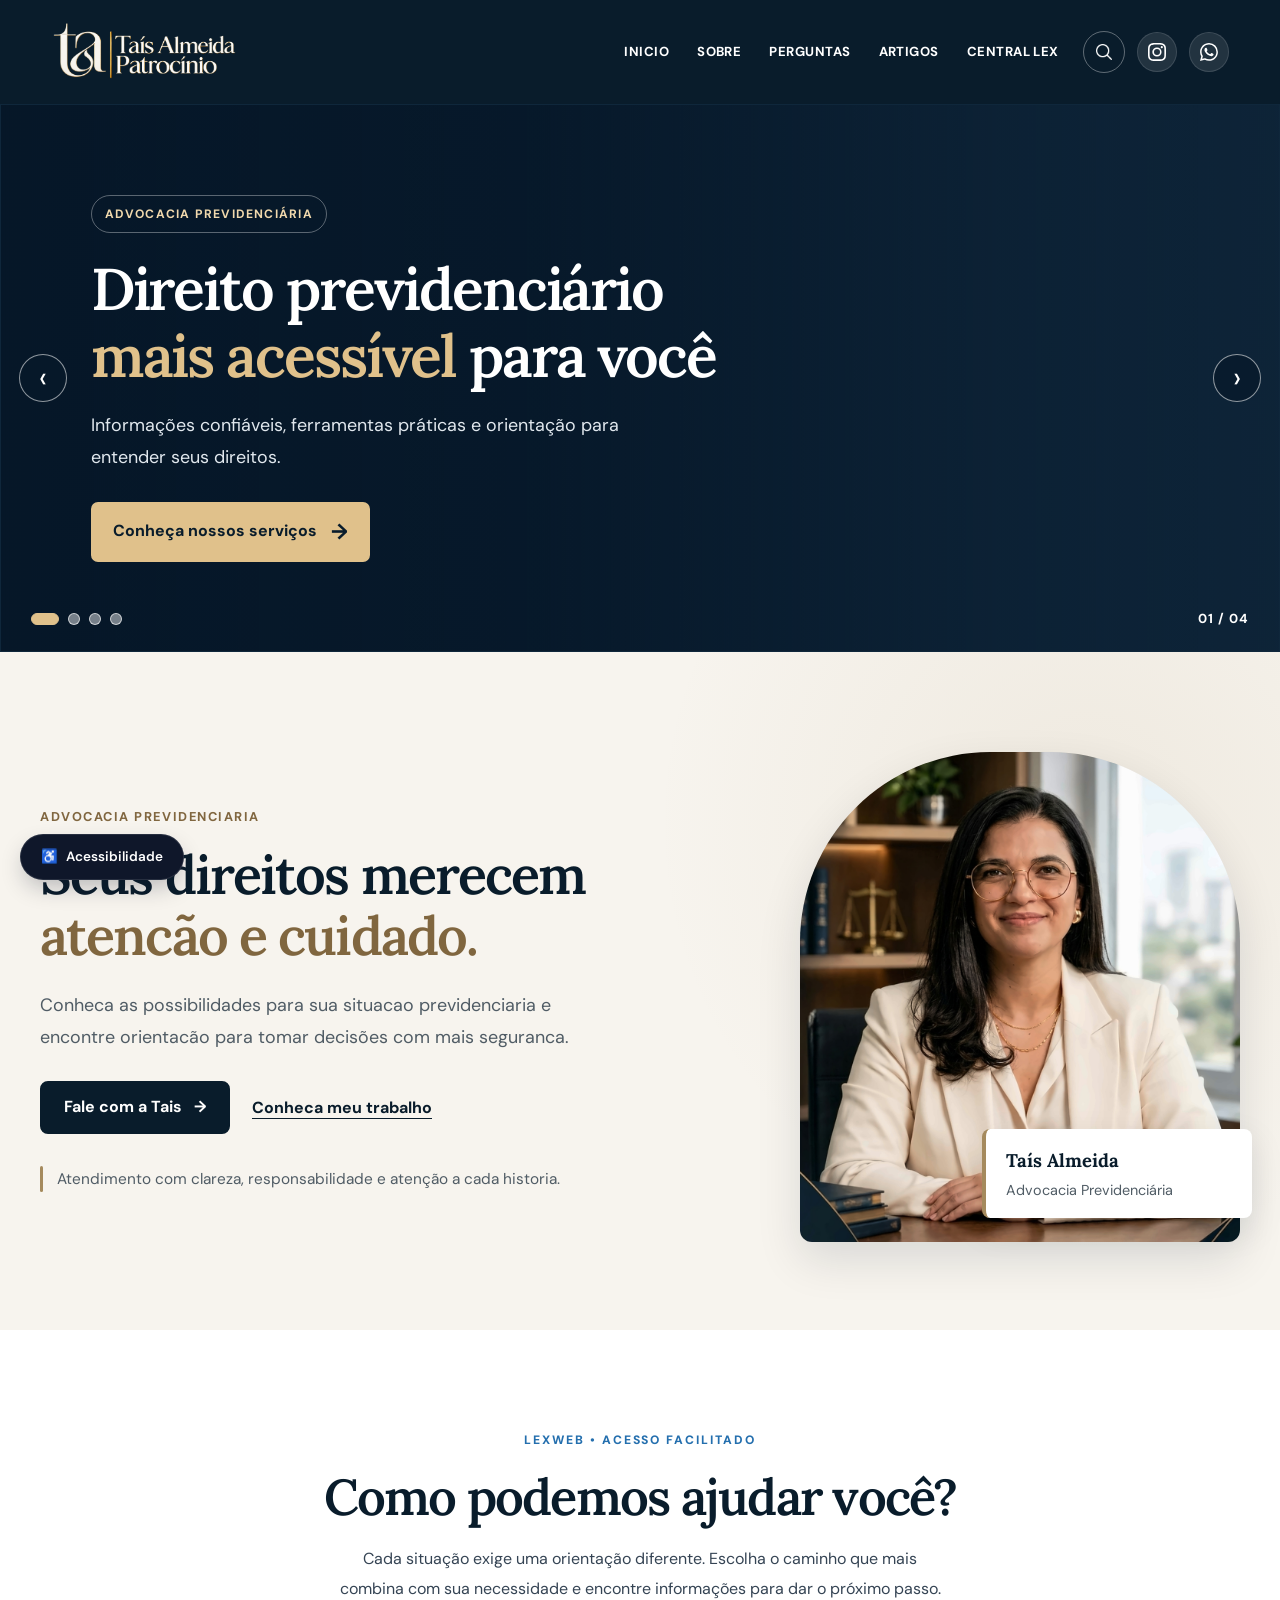
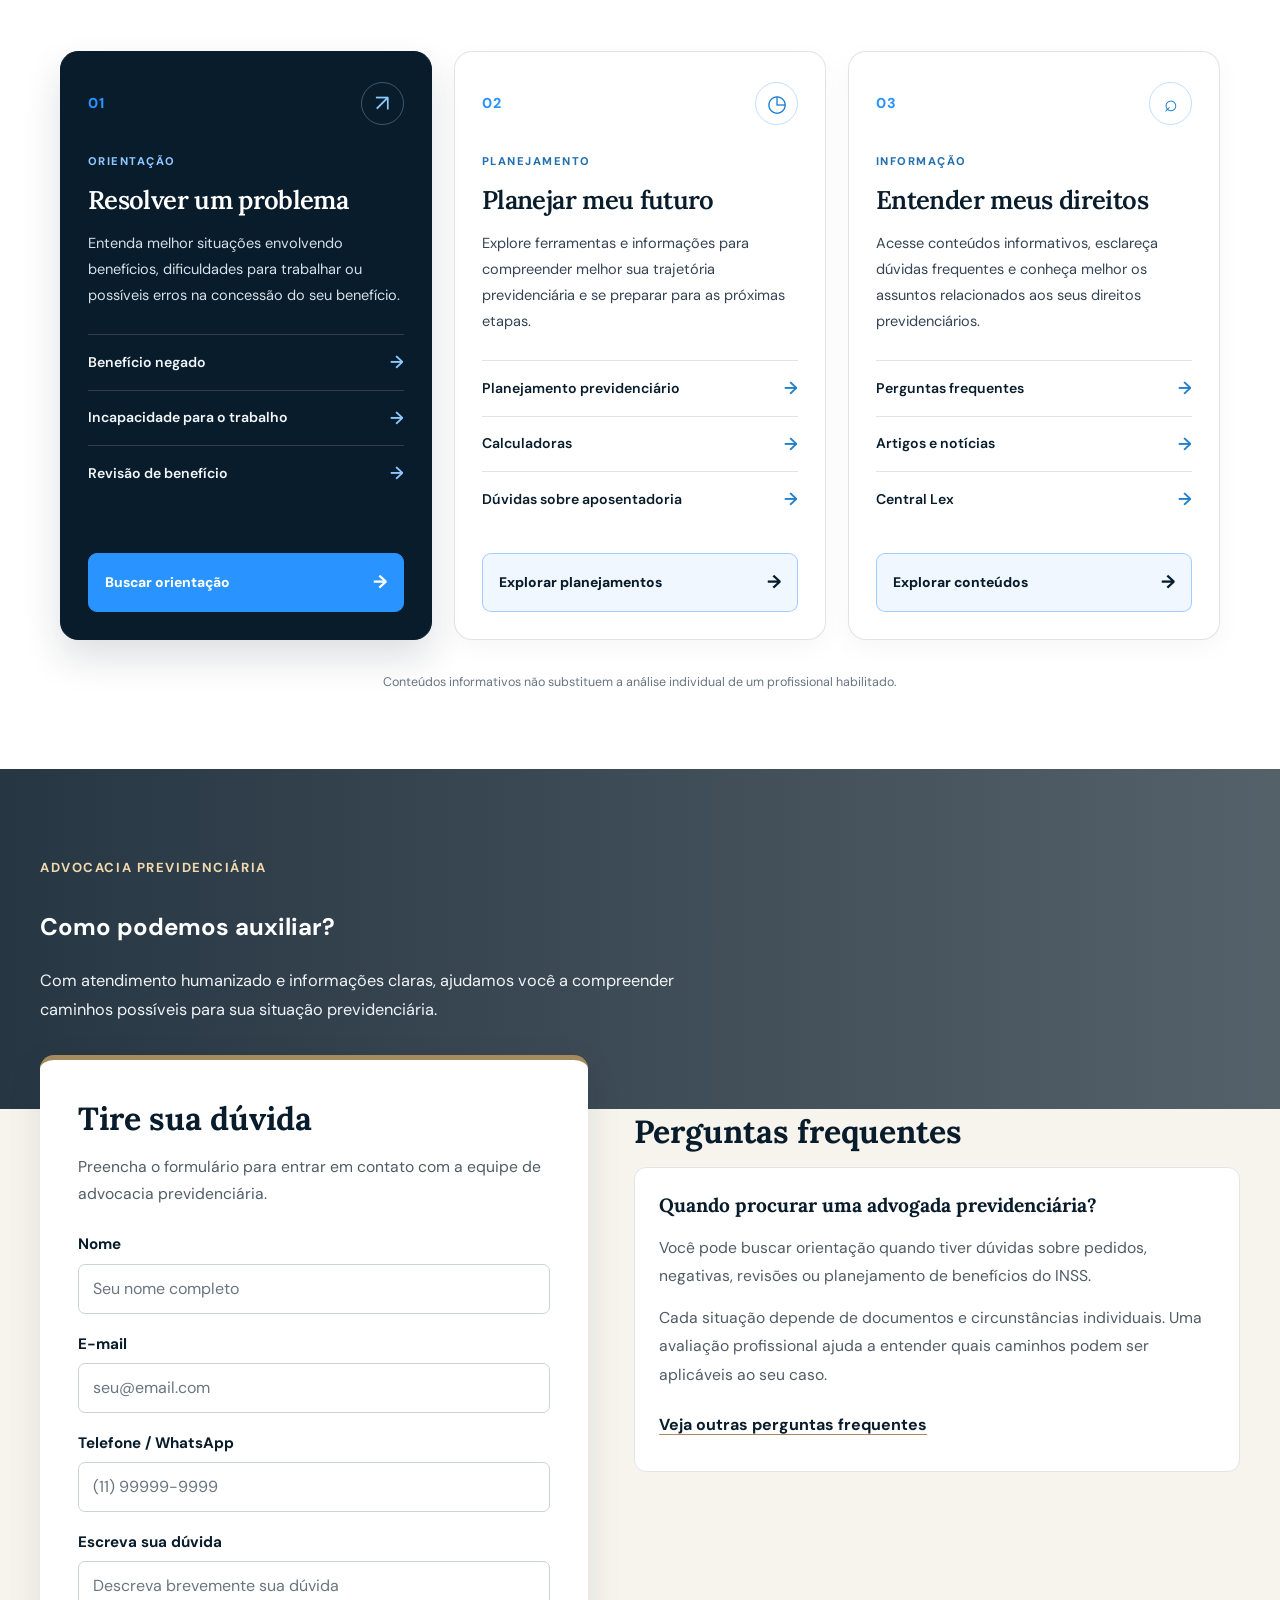
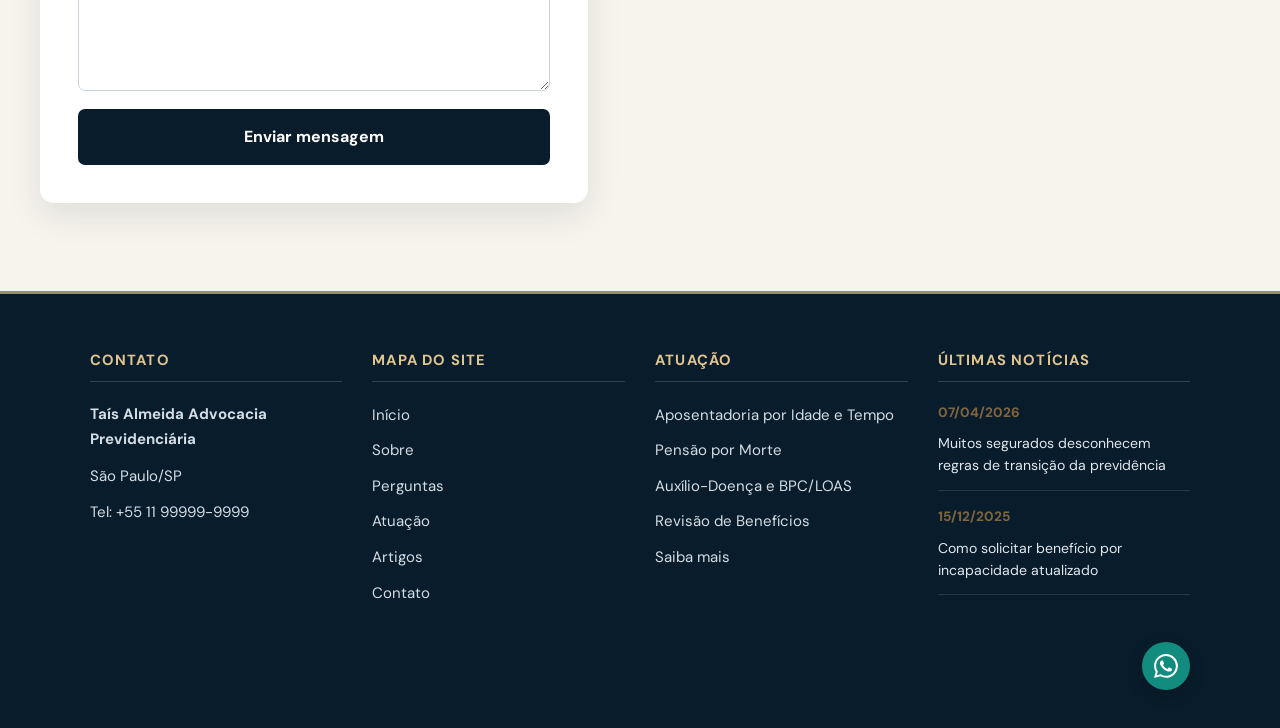
<file: index.html>
<!DOCTYPE html>
<html lang="pt-BR">
<head>
    <meta charset="UTF-8">
    <meta name="viewport" content="width=device-width, initial-scale=1.0">
    <title>Taís Almeida | Advocacia Previdenciária</title>
    <link rel="stylesheet" href="CSS/style.css">
    <link rel="stylesheet" href="CSS/carrosel.css">
    <link rel="stylesheet" href="CSS/header.css">
    <link rel="stylesheet" href="CSS/card.css">
    <link rel="stylesheet" href="CSS/duvidas.css">
    <link rel="stylesheet" href="CSS/footer.css">
    <link rel="stylesheet" href="CSS/noticias.css">
    <link rel="stylesheet" href="CSS/global.css">
    <link rel="stylesheet" href="CSS/apresentacao.css">
    <link rel="stylesheet" href="CSS/acessos.css">
    <link rel="stylesheet" href="Acessibilidade.css/acessibilidade.css">
    <link rel="preconnect" href="https://fonts.googleapis.com">
    <link rel="preconnect" href="https://fonts.gstatic.com" crossorigin>
    <link href="https://fonts.googleapis.com/css2?family=Lora:ital,wght@0,400..700;1,400..700&display=swap" rel="stylesheet">

</head>
<body>
    
    <header class="Navegação">
        <img class="Logo" src="imagens/logo melhor.png" alt="Logo Taís Almeida Advocacia">
      
        <nav>
            <div class="card">
                <a href="index.html">INICIO</a>
                <a href="Html/Sobre.html">SOBRE</a>
                <a href="Html/Perguntas.html">PERGUNTAS</a>
                <a href="ArtigosHtml/artigos.html">ARTIGOS</a>
                <a href="CentralLex/central.html">CENTRAL LEX</a>
            </div>

            <div class="buscar" role="button" aria-label="Buscar"> 
                <img src="Imagens/icons8-search-30.png" alt="">
            </div>            
 
            <a href="https://www.instagram.com/taisalmeidapatrocinio.adv/"
            class="socialContainer containerOne"
            aria-label="Instagram"
            target="_blank"
            rel="noopener noreferrer">

            <svg class="socialSvg instagramSvg" viewBox="0 0 16 16">
            <path d="M8 0C5.829 0 5.556.01 4.703.048 3.85.088 3.269.222 2.76.42a3.917 3.917 0 0 0-1.417.923A3.927 3.927 0 0 0 .42 2.76C.222 3.268.087 3.85.048 4.7.01 5.555 0 5.827 0 8.001c0 2.172.01 2.444.048 3.297.04.852.174 1.433.372 1.942.205.526.478.972.923 1.417.444.445.89.719 1.416.923.51.198 1.09.333 1.942.372C5.555 15.99 5.827 16 8 16s2.444-.01 3.298-.048c.851-.04 1.434-.174 1.943-.372a3.916 3.916 0 0 0 1.416-.923c.445-.445.718-.891.923-1.417.197-.509.332-1.09.372-1.942C15.99 10.445 16 10.173 16 8s-.01-2.445-.048-3.299c-.04-.851-.175-1.433-.372-1.941a3.926 3.926 0 0 0-.923-1.417A3.911 3.911 0 0 0 13.24.42c-.51-.198-1.092-.333-1.943-.372C10.443.01 10.172 0 7.998 0h.003zm-.717 1.442h.718c2.136 0 2.389.007 3.232.046.78.035 1.204.166 1.486.275.373.145.64.319.92.599.28.28.453.546.598.92.11.281.24.705.275 1.485.039.843.047 1.096.047 3.231s-.008 2.389-.047 3.232c-.035.78-.166 1.203-.275 1.485a2.47 2.47 0 0 1-.599.919c-.28.28-.546.453-.92.598-.28.11-.704.24-1.485.276-.843.038-1.096.047-3.232.047s-2.39-.009-3.233-.047c-.78-.036-1.203-.166-1.485-.276a2.478 2.478 0 0 1-.92-.598 2.48 2.48 0 0 1-.6-.92c-.109-.281-.24-.705-.275-1.485-.038-.843-.046-1.096-.046-3.233 0-2.136.008-2.388.046-3.231.036-.78.166-1.204.276-1.486.145-.373.319-.64.599-.92.28-.28.546-.453.92-.598.282-.11.705-.24 1.485-.276.738-.034 1.024-.044 2.515-.045v.002zm4.988 1.328a.96.96 0 1 0 0 1.92.96.96 0 0 0 0-1.92zm-4.27 1.122a4.109 4.109 0 1 0 0 8.217 4.109 4.109 0 0 0 0-8.217zm0 1.441a2.667 2.667 0 1 1 0 5.334 2.667 2.667 0 0 1 0-5.334z"></path>
            </svg>
            </a>
            
            
            <a href="https://wa.me/5511918598711"
            class="socialContainer containerFour"
            aria-label="WhatsApp"
            target="_blank"
            rel="noopener noreferrer">

            <svg class="socialSvg whatsappSvg" viewBox="0 0 16 16">
                <path d="M13.601 2.326A7.854 7.854 0 0 0 7.994 0C3.627 0 .068 3.558.064 7.926c0 1.399.366 2.76 1.057 3.965L0 16l4.204-1.102a7.933 7.933 0 0 0 3.79.965h.004c4.368 0 7.926-3.558 7.93-7.93A7.898 7.898 0 0 0 13.6 2.326zM7.994 14.521a6.573 6.573 0 0 1-3.356-.92l-.24-.144-2.494.654.666-2.433-.156-.251a6.56 6.56 0 0 1-1.007-3.505c0-3.626 2.957-6.584 6.591-6.584a6.56 6.56 0 0 1 4.66 1.931 6.557 6.557 0 0 1 1.928 4.66c-.004 3.639-2.961 6.592-6.592 6.592zm3.615-4.934c-.197-.099-1.17-.578-1.353-.646-.182-.065-.315-.099-.445.099-.133.197-.513.646-.627.775-.114.133-.232.148-.43.05-.197-.1-.836-.308-1.592-.985-.59-.525-.985-1.175-1.103-1.372-.114-.198-.011-.304.088-.403.087-.088.197-.232.296-.346.1-.114.133-.198.198-.33.065-.134.034-.248-.015-.347-.05-.099-.445-1.076-.612-1.47-.16-.389-.323-.335-.445-.34-.114-.007-.247-.007-.38-.007a.729.729 0 0 0-.529.247c-.182.198-.691.677-.691 1.654 0 .977.71 1.916.81 2.049.098.133 1.394 2.132 3.383 2.992.47.205.84.326 1.129.418.475.152.904.129 1.246.08.38-.058 1.171-.48 1.338-.943.164-.464.164-.86.114-.943-.049-.084-.182-.133-.38-.232z"></path>
            </svg>

    </a>
        </nav> 
    </header>


    
    <main>
    

    <section class="lex-carousel" aria-label="Destaques do LexWeb">

        <div class="slides">

            <!-- SLIDE 1 -->
            <article class="slide active"
                style="--bg: url('https://images.unsplash.com/photo-1589829545856-d10d557cf95f?auto=format&fit=crop&w=1800&q=85')">

                <div class="slide-content">

                    <span class="eyebrow">
                        ADVOCACIA PREVIDENCIÁRIA
                    </span>

                    <h2>
                        Direito previdenciário
                        <span>mais acessível</span> para você
                    </h2>

                    <p>
                        Informações confiáveis, ferramentas práticas
                        e orientação para entender seus direitos.
                    </p>

                    <a href="#servicos" class="cta">
                        Conheça nossos serviços
                        <span>→</span>
                    </a>

                </div>
            </article>

            <!-- SLIDE 2 -->
            <article class="slide"
                style="--bg: url('https://images.unsplash.com/photo-1450101499163-c8848c66ca85?auto=format&fit=crop&w=1800&q=85')">

                <div class="slide-content">

                    <span class="eyebrow">
                        CENTRAL INTELIGENTE
                    </span>

                    <h2>
                        Entenda seus direitos
                        <span>com clareza</span>
                    </h2>

                    <p>
                        Conheça nossas calculadoras e organize
                        informações importantes para o seu planejamento.
                    </p>

                    <a href="CentralLex/central.html" class="cta">
                        Explorar calculadoras
                        <span>→</span>
                    </a>

                </div>
            </article>

            <!-- SLIDE 3 -->
            <article class="slide"
                style="--bg: url('https://images.unsplash.com/photo-1516321318423-f06f85e504b3?auto=format&fit=crop&w=1800&q=85')">

                <div class="slide-content">

                    <span class="eyebrow">
                        CONHECIMENTO AO SEU ALCANCE
                    </span>

                    <h2>
                        Informação simples para
                        <span>decisões melhores</span>
                    </h2>

                    <p>
                        Conteúdos explicativos para ajudar você
                        a compreender os principais temas previdenciários.
                    </p>

                    <a href="ArtigosHtml/artigos.html" class="cta">
                        Ler nossos artigos
                        <span>→</span>
                    </a>

                </div>
            </article>

            <!-- SLIDE 4 -->
            <article class="slide"
                style="--bg: url('https://images.unsplash.com/photo-1471286174890-9c112ffca5b4?auto=format&fit=crop&w=1800&q=85')">

                <div class="slide-content">

                    <span class="eyebrow">
                        ATENDIMENTO HUMANIZADO
                    </span>

                    <h2>
                        Mais tranquilidade para
                        <span>cuidar do seu futuro</span>
                    </h2>

                    <p>
                        Encontre informações para dar seus próximos
                        passos com mais segurança e confiança.
                    </p>

                    <a href="https://wa.me/5511918598711"
                    class="cta"
                    aria-label="WhatsApp"
                    target="_blank"
                    rel="noopener noreferrer">

                        Entre em contato
                        <span>→</span>
                    </a>

                </div>
            </article>

        </div>

        <button
            class="arrow prev"
            type="button"
            aria-label="Slide anterior">
            ‹
        </button>

        <button
            class="arrow next"
            type="button"
            aria-label="Próximo slide">
            ›
        </button>

        <div class="carousel-bottom">

            <div class="indicators" aria-label="Selecionar slide">

                <button
                    class="dot active"
                    type="button"
                    aria-label="Slide 1"
                    aria-current="true">
                </button>

                <button
                    class="dot"
                    type="button"
                    aria-label="Slide 2">
                </button>

                <button
                    class="dot"
                    type="button"
                    aria-label="Slide 3">
                </button>

                <button
                    class="dot"
                    type="button"
                    aria-label="Slide 4">
                </button>

            </div>

            <span class="counter" aria-live="polite">
                01 / 04
            </span>

        </div>

    </section>
    
    


<section class="apresentacao-tais" id="inicio">
    <div class="apresentacao-container">

        <div class="apresentacao-conteudo">
            <span class="apresentacao-etiqueta">
                ADVOCACIA PREVIDENCIARIA
            </span>

            <h1>
                Seus direitos merecem
                <span>atencão e cuidado.</span>
            </h1>

            <p class="apresentacao-descricao">
                Conheca as possibilidades para sua situacao
                previdenciaria e encontre orientacão para
                tomar decisões com mais seguranca.
            </p>

            <div class="apresentacao-acoes">
                <a href="#duvidas-form" class="botao-apresentacao">
                    Fale com a Tais
                    <span aria-hidden="true">&rarr;</span>
                </a>

                <a href="Sobre.html" class="link-apresentacao">
                    Conheca meu trabalho
                </a>
            </div>

            <div class="apresentacao-destaque">
                <span class="destaque-linha"></span>
                <p>
                    Atendimento com clareza, responsabilidade
                    e atenção a cada historia.
                </p>
            </div>
        </div>

        <div class="apresentacao-imagem-container">
            <img
                src="Imagens/Banner_advogada_4K.jpg"
                alt="Taís Almeida, advogada previdenciária"
                class="apresentacao-imagem"
            >

            <div class="apresentacao-assinatura">
                <span>Taís Almeida</span>
                <p>Advocacia Previdenciária</p>
            </div>
        </div>

    </div>
</section>


    
<!-- =========================================
     ACESSOS RÁPIDOS LEXWEB
========================================= -->
<section class="lex-acessos" id="acessos" aria-labelledby="lex-acessos-titulo">

    <div class="lex-acessos-container">

        <div class="lex-acessos-intro" data-reveal>
            <span class="lex-acessos-etiqueta">LEXWEB • ACESSO FACILITADO</span>

            <h2 id="lex-acessos-titulo">
                Como podemos ajudar você?
            </h2>

            <p>
                Cada situação exige uma orientação diferente.
                Escolha o caminho que mais combina com sua necessidade
                e encontre informações para dar o próximo passo.
            </p>
        </div>

        <div class="lex-acessos-grid">

            <!-- CARD 1 -->
            <article class="lex-acesso-card lex-acesso-destaque" data-reveal>
                <div class="lex-acesso-topo">
                    <span class="lex-acesso-numero">01</span>
                    <span class="lex-acesso-simbolo" aria-hidden="true">↗</span>
                </div>

                <span class="lex-acesso-categoria">ORIENTAÇÃO</span>

                <h3>Resolver um problema</h3>

                <p>
                    Entenda melhor situações envolvendo benefícios,
                    dificuldades para trabalhar ou possíveis erros
                    na concessão do seu benefício.
                </p>

                <ul class="lex-acesso-links">
                    <li>
                        <a href="#duvidas-form">
                            Benefício negado
                            <span aria-hidden="true">→</span>
                        </a>
                    </li>
                    <li>
                        <a href="#duvidas-form">
                            Incapacidade para o trabalho
                            <span aria-hidden="true">→</span>
                        </a>
                    </li>
                    <li>
                        <a href="#duvidas-form">
                            Revisão de benefício
                            <span aria-hidden="true">→</span>
                        </a>
                    </li>
                </ul>

                <a class="lex-acesso-cta" href="#duvidas-form">
                    Buscar orientação <span aria-hidden="true">→</span>
                </a>
            </article>

            <!-- CARD 2 -->
            <article class="lex-acesso-card" data-reveal>
                <div class="lex-acesso-topo">
                    <span class="lex-acesso-numero">02</span>
                    <span class="lex-acesso-simbolo" aria-hidden="true">◷</span>
                </div>

                <span class="lex-acesso-categoria">PLANEJAMENTO</span>

                <h3>Planejar meu futuro</h3>

                <p>
                    Explore ferramentas e informações para compreender
                    melhor sua trajetória previdenciária e se preparar
                    para as próximas etapas.
                </p>

                <ul class="lex-acesso-links">
                    <li>
                        <a href="Html/planejamentos.html">
                            Planejamento previdenciário
                            <span aria-hidden="true">→</span>
                        </a>
                    </li>
                    <li>
                        <a href="Html/planejamentos.html#calculadoras">
                            Calculadoras
                            <span aria-hidden="true">→</span>
                        </a>
                    </li>
                    <li>
                        <a href="Html/Perguntas.html">
                            Dúvidas sobre aposentadoria
                            <span aria-hidden="true">→</span>
                        </a>
                    </li>
                </ul>

                <a class="lex-acesso-cta" href="Html/planejamentos.html">
                    Explorar planejamentos <span aria-hidden="true">→</span>
                </a>
            </article>

            <!-- CARD 3 -->
            <article class="lex-acesso-card" data-reveal>
                <div class="lex-acesso-topo">
                    <span class="lex-acesso-numero">03</span>
                    <span class="lex-acesso-simbolo" aria-hidden="true">⌕</span>
                </div>

                <span class="lex-acesso-categoria">INFORMAÇÃO</span>

                <h3>Entender meus direitos</h3>

                <p>
                    Acesse conteúdos informativos, esclareça dúvidas
                    frequentes e conheça melhor os assuntos relacionados
                    aos seus direitos previdenciários.
                </p>

                <ul class="lex-acesso-links">
                    <li>
                        <a href="Html/Perguntas.html">
                            Perguntas frequentes
                            <span aria-hidden="true">→</span>
                        </a>
                    </li>
                    <li>
                        <a href="Html/artigos.html">
                            Artigos e notícias
                            <span aria-hidden="true">→</span>
                        </a>
                    </li>
                    <li>
                        <a href="Html/central.html">
                            Central Lex
                            <span aria-hidden="true">→</span>
                        </a>
                    </li>
                </ul>

                <a class="lex-acesso-cta" href="Html/central.html">
                    Explorar conteúdos <span aria-hidden="true">→</span>
                </a>
            </article>

        </div>

        <p class="lex-acessos-nota" data-reveal>
            Conteúdos informativos não substituem a análise individual
            de um profissional habilitado.
        </p>

    </div>
</section>


        




       <section id="duvidas-form" class="secao-duvida">
        <div class="banner-fundo">
            <div class="banner-texto-topo">
                <span>Advocacia Previdenciária</span>
                <h2>Como podemos auxiliar?</h2>
                <p>Com atendimento humanizado e informações claras, ajudamos você a compreender caminhos possíveis para sua situação previdenciária.</p>
            </div>
        </div>

        <div class="duvida-layout-flex">
            <div class="duvida-container">
                <div class="duvida-texto">
                    <h2>Tire sua dúvida</h2>
                    <p>Preencha o formulário para entrar em contato com a equipe de advocacia previdenciária.</p>
                </div>

                <form action="https://formsubmit.co/seu-email@exemplo.com" method="POST" class="form-duvida">
                    <input type="hidden" name="_subject" value="Nova dúvida enviada pelo site LexWeb">
                    <input type="hidden" name="_captcha" value="false">

                    <div class="grupo-input">
                        <label for="nome">Nome</label>
                        <input type="text" id="nome" name="name" autocomplete="name" required placeholder="Seu nome completo">
                    </div>

                    <div class="grupo-input">
                        <label for="email">E-mail</label>
                        <input type="email" id="email" name="email" autocomplete="email" required placeholder="seu@email.com">
                    </div>

                    <div class="grupo-input">
                        <label for="telefone">Telefone / WhatsApp</label>
                        <input type="tel" id="telefone" name="phone" autocomplete="tel" inputmode="tel" required placeholder="(11) 99999-9999">
                    </div>

                    <div class="grupo-input">
                        <label for="mensagem">Escreva sua dúvida</label>
                        <textarea id="mensagem" name="message" rows="4" required placeholder="Descreva brevemente sua dúvida"></textarea>
                    </div>

                    <button type="submit" class="btn-enviar-duvida">Enviar mensagem</button>
                </form>
            </div>

            <div class="perguntas-frequentes" id="perguntas">
                <h2 class="titulos-perguntas">Perguntas frequentes</h2>
                <article class="faq-item">
                    <h3>Quando procurar uma advogada previdenciária?</h3>
                    <p>Você pode buscar orientação quando tiver dúvidas sobre pedidos, negativas, revisões ou planejamento de benefícios do INSS.</p>
                    <p>Cada situação depende de documentos e circunstâncias individuais. Uma avaliação profissional ajuda a entender quais caminhos podem ser aplicáveis ao seu caso.</p>
                    <a href="Perguntas.html" class="link-artigo">Veja outras perguntas frequentes</a>
                </article>
            </div>
        </div>
    </section>

    </main>

    <footer id="contato">
        <div class="footer-coluna contato-info">
            <h3>Contato</h3>
            <p><strong>Taís Almeida Advocacia Previdenciária</strong></p>
            <p>São Paulo/SP</p>
            <p>Tel: +55 11 99999-9999</p>
        </div>

        <div class="footer-coluna mapa">
            <h3>Mapa do site</h3>
            <ul>
                <li><a href="#inicio">Início</a></li>
                <li><a href="Sobre.html">Sobre</a></li>
                <li><a href="Perguntas.html">Perguntas</a></li>
                <li><a href="#atuacao">Atuação</a></li>
                <li><a href="#artigos">Artigos</a></li>
                <li><a href="#contato">Contato</a></li>
            </ul>
        </div>

        <div class="footer-coluna atuacao">
            <h3>Atuação</h3>
            <ul>
                <li><span>Aposentadoria por Idade e Tempo</span></li>
                <li><span>Pensão por Morte</span></li>
                <li><span>Auxílio-Doença e BPC/LOAS</span></li>
                <li><span>Revisão de Benefícios</span></li>
                <li><a href="PlanejamentosHtml/planejamentos.html">Saiba mais</a></li>
            </ul>
        </div>

        <div class="footer-coluna noticias">
            <h3>Últimas notícias</h3>
            <div class="noticia-item">
                <span class="data-noticia">07/04/2026</span>
                <p>Muitos segurados desconhecem regras de transição da previdência</p>
            </div>
            <div class="noticia-item">
                <span class="data-noticia">15/12/2025</span>
                <p>Como solicitar benefício por incapacidade atualizado</p>
            </div>
        </div>

        <a class="Btn" href="https://wa.me/5511918598711" aria-label="Conversar pelo WhatsApp" target="_blank" rel="noopener noreferrer">
            <div class="sign">
                <svg class="socialSvg whatsappSvg" viewBox="0 0 16 16">
                    <path d="M13.601 2.326A7.854 7.854 0 0 0 7.994 0C3.627 0 .068 3.558.064 7.926c0 1.399.366 2.76 1.057 3.965L0 16l4.204-1.102a7.933 7.933 0 0 0 3.79.965h.004c4.368 0 7.926-3.558 7.93-7.93A7.898 7.898 0 0 0 13.6 2.326zM7.994 14.521a6.573 6.573 0 0 1-3.356-.92l-.24-.144-2.494.654.666-2.433-.156-.251a6.56 6.56 0 0 1-1.007-3.505c0-3.626 2.957-6.584 6.591-6.584a6.56 6.56 0 0 1 4.66 1.931 6.557 6.557 0 0 1 1.928 4.66c-.004 3.639-2.961 6.592-6.592 6.592zm3.615-4.934c-.197-.099-1.17-.578-1.353-.646-.182-.065-.315-.099-.445.099-.133.197-.513.646-.627.775-.114.133-.232.148-.43.05-.197-.1-.836-.308-1.592-.985-.59-.525-.985-1.175-1.103-1.372-.114-.198-.011-.304.088-.403.087-.088.197-.232.296-.346.1-.114.133-.198.198-.33.065-.134.034-.248-.015-.347-.05-.099-.445-1.076-.612-1.47-.16-.389-.323-.335-.445-.34-.114-.007-.247-.007-.38-.007a.729.729 0 0 0-.529.247c-.182.198-.691.677-.691 1.654 0 .977.71 1.916.81 2.049.098.133 1.394 2.132 3.383 2.992.47.205.84.326 1.129.418.475.152.904.129 1.246.08.38-.058 1.171-.48 1.338-.943.164-.464.164-.86.114-.943-.049-.084-.182-.133-.38-.232z"></path>
                </svg>
            </div>
            <div class="text">Whatsapp</div>
        </a>

        

<!-- Acessibilidade LexWeb -->
<section class="lex-acessibilidade" aria-labelledby="titulo-acessibilidade">
    <div class="lex-acessibilidade-intro">
        <h2 id="titulo-acessibilidade">Acessibilidade</h2>
        <p>Personalize sua experiência de navegação.</p>
    </div>

    <div class="lex-acessibilidade-botoes">
        <button type="button" class="lex-ac-btn"
            data-acao="diminuir" aria-label="Diminuir tamanho do texto"
            title="Diminuir fonte">
            <span class="lex-ac-icone" aria-hidden="true">A−</span>
            <span>Diminuir fonte</span>
        </button>

        <button type="button" class="lex-ac-btn"
            data-acao="normal" aria-label="Restaurar tamanho normal do texto"
            title="Restaurar fonte">
            <span class="lex-ac-icone" aria-hidden="true">A</span>
            <span>Fonte normal</span>
        </button>

        <button type="button" class="lex-ac-btn"
            data-acao="aumentar" aria-label="Aumentar tamanho do texto"
            title="Aumentar fonte">
            <span class="lex-ac-icone" aria-hidden="true">A+</span>
            <span>Aumentar fonte</span>
        </button>

        <button type="button" class="lex-ac-btn"
            data-acao="noturno" aria-pressed="false">
            <span class="lex-ac-icone" aria-hidden="true">◐</span>
            <span>Modo noturno</span>
        </button>

        <button type="button" class="lex-ac-btn"
            data-acao="contraste" aria-pressed="false">
            <span class="lex-ac-icone" aria-hidden="true">◑</span>
            <span>Alto contraste</span>
        </button>

        <button type="button" class="lex-ac-btn"
            data-acao="espacamento" aria-pressed="false">
            <span class="lex-ac-icone" aria-hidden="true">≡</span>
            <span>Espaçamento</span>
        </button>

        <button type="button" class="lex-ac-btn"
            data-acao="links" aria-pressed="false">
            <span class="lex-ac-icone" aria-hidden="true">↗</span>
            <span>Destacar links</span>
        </button>

        <button type="button" class="lex-ac-btn"
            data-acao="ler" aria-label="Ler o conteúdo da página">
            <span class="lex-ac-icone" aria-hidden="true">♫</span>
            <span>Ler página</span>
        </button>

        <button type="button" class="lex-ac-btn"
            data-acao="parar" aria-label="Parar leitura da página">
            <span class="lex-ac-icone" aria-hidden="true">■</span>
            <span>Parar leitura</span>
        </button>

        <button type="button" class="lex-ac-restaurar"
            data-acao="restaurar">
            Restaurar configurações
        </button>
    </div>

    <p class="lex-ac-status" id="lex-ac-status"
       role="status" aria-live="polite"></p>
</section>



    </footer>
<script src="javascript/acessibilidade.js"></script>
<script src="javascript/script.js"></script>
<script src="javascript/site.js"></script>

</html>
</file>
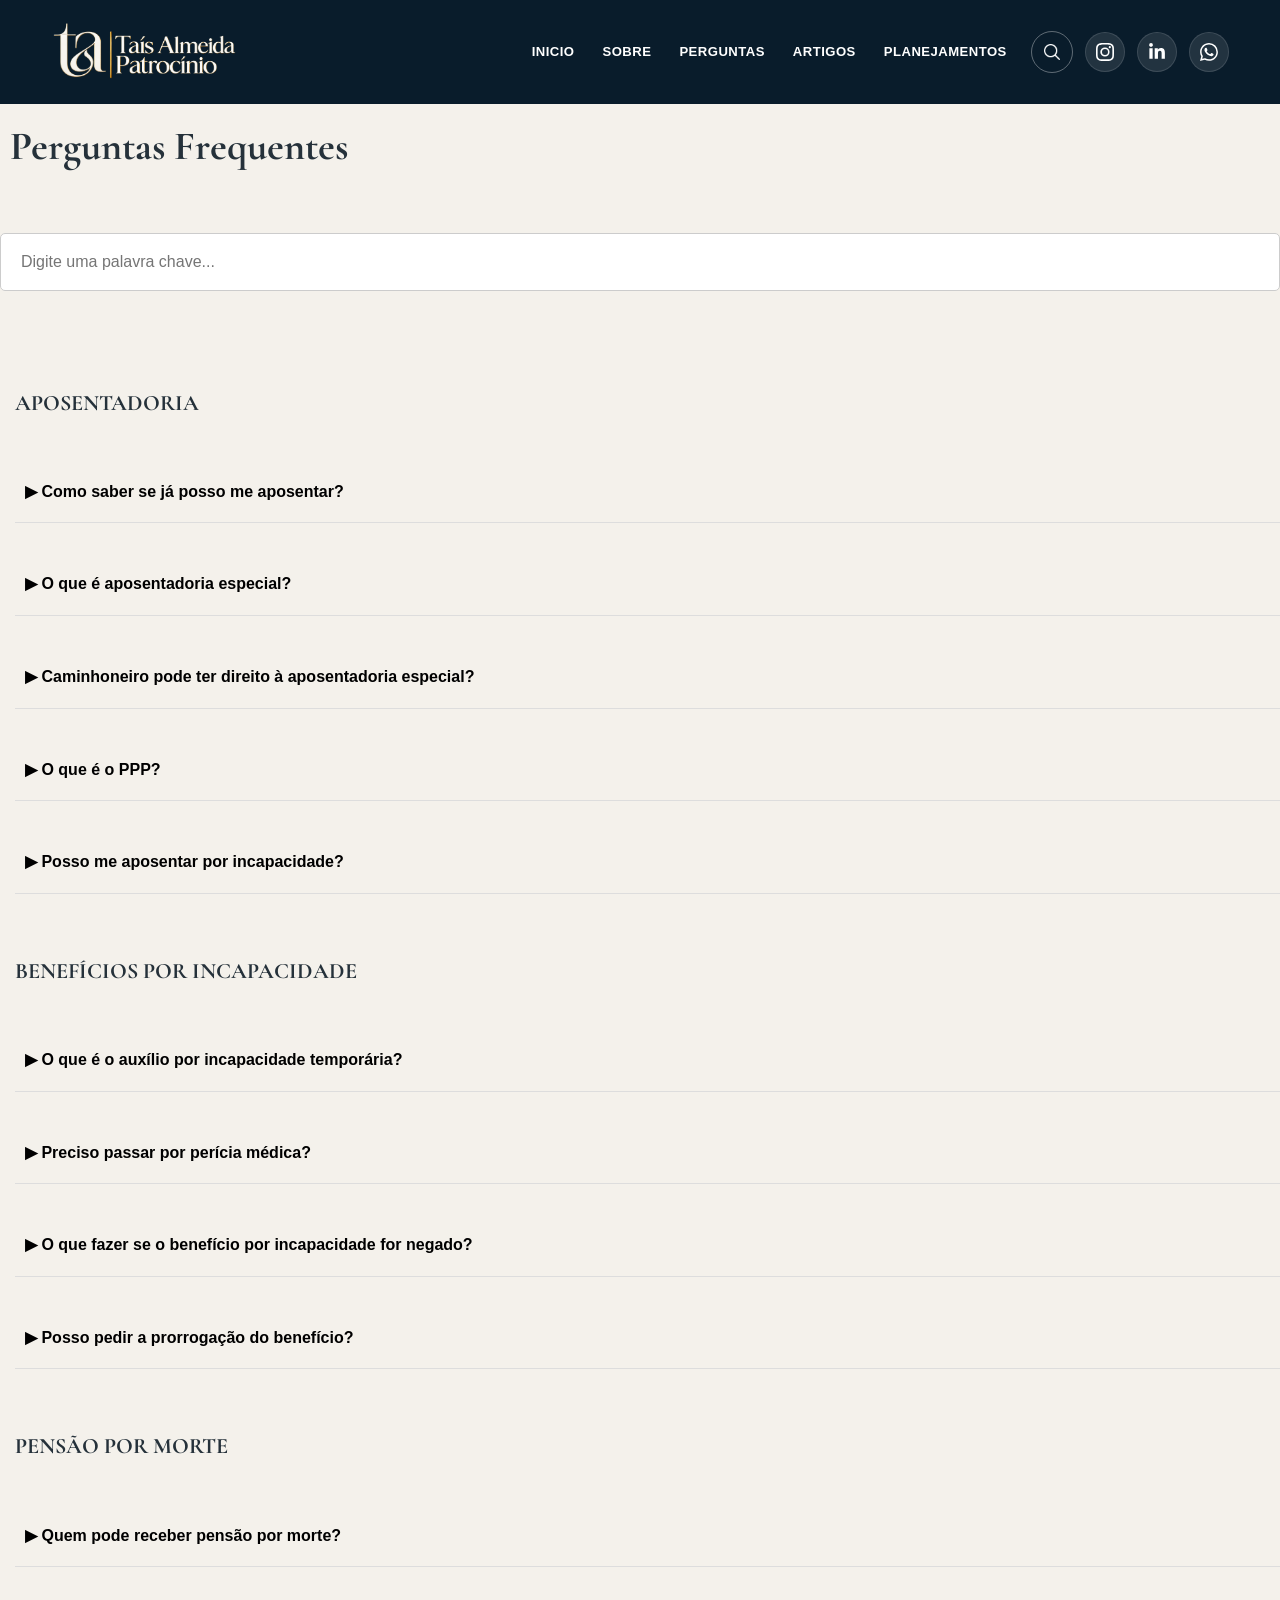
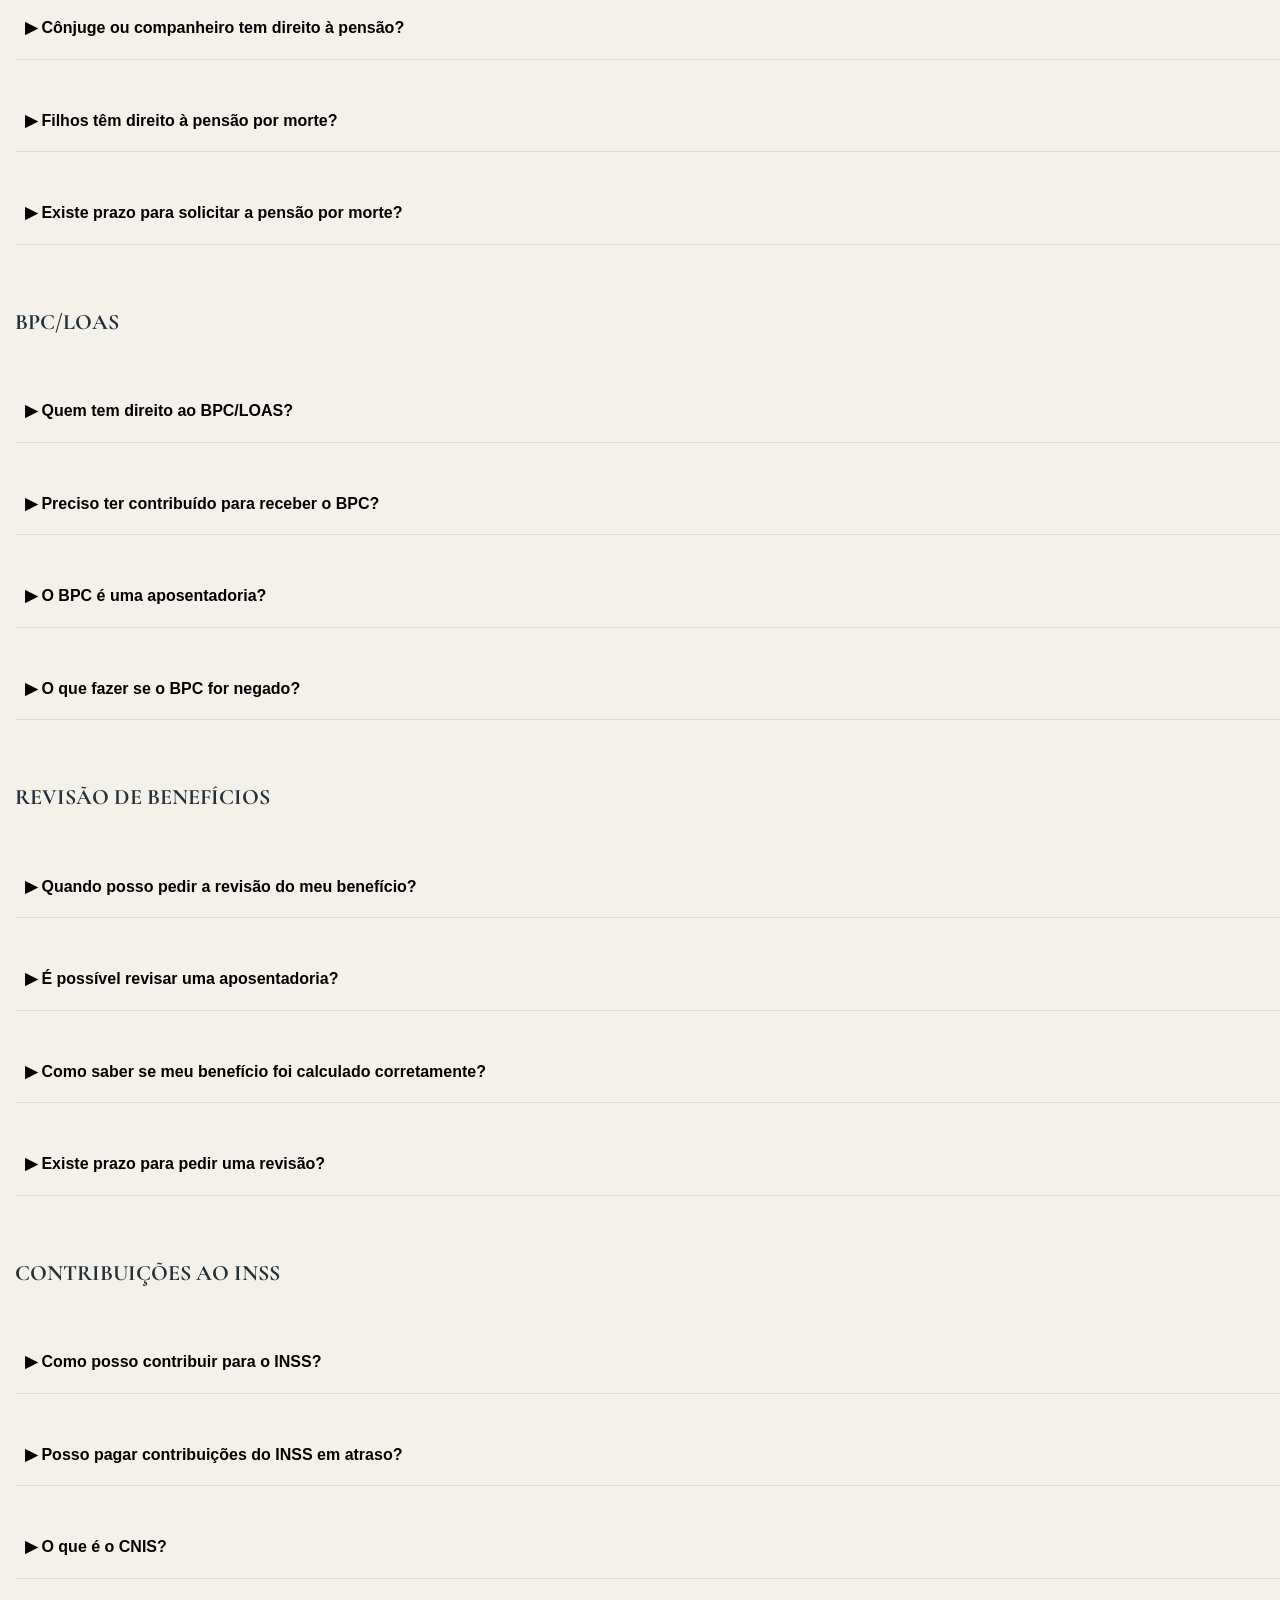
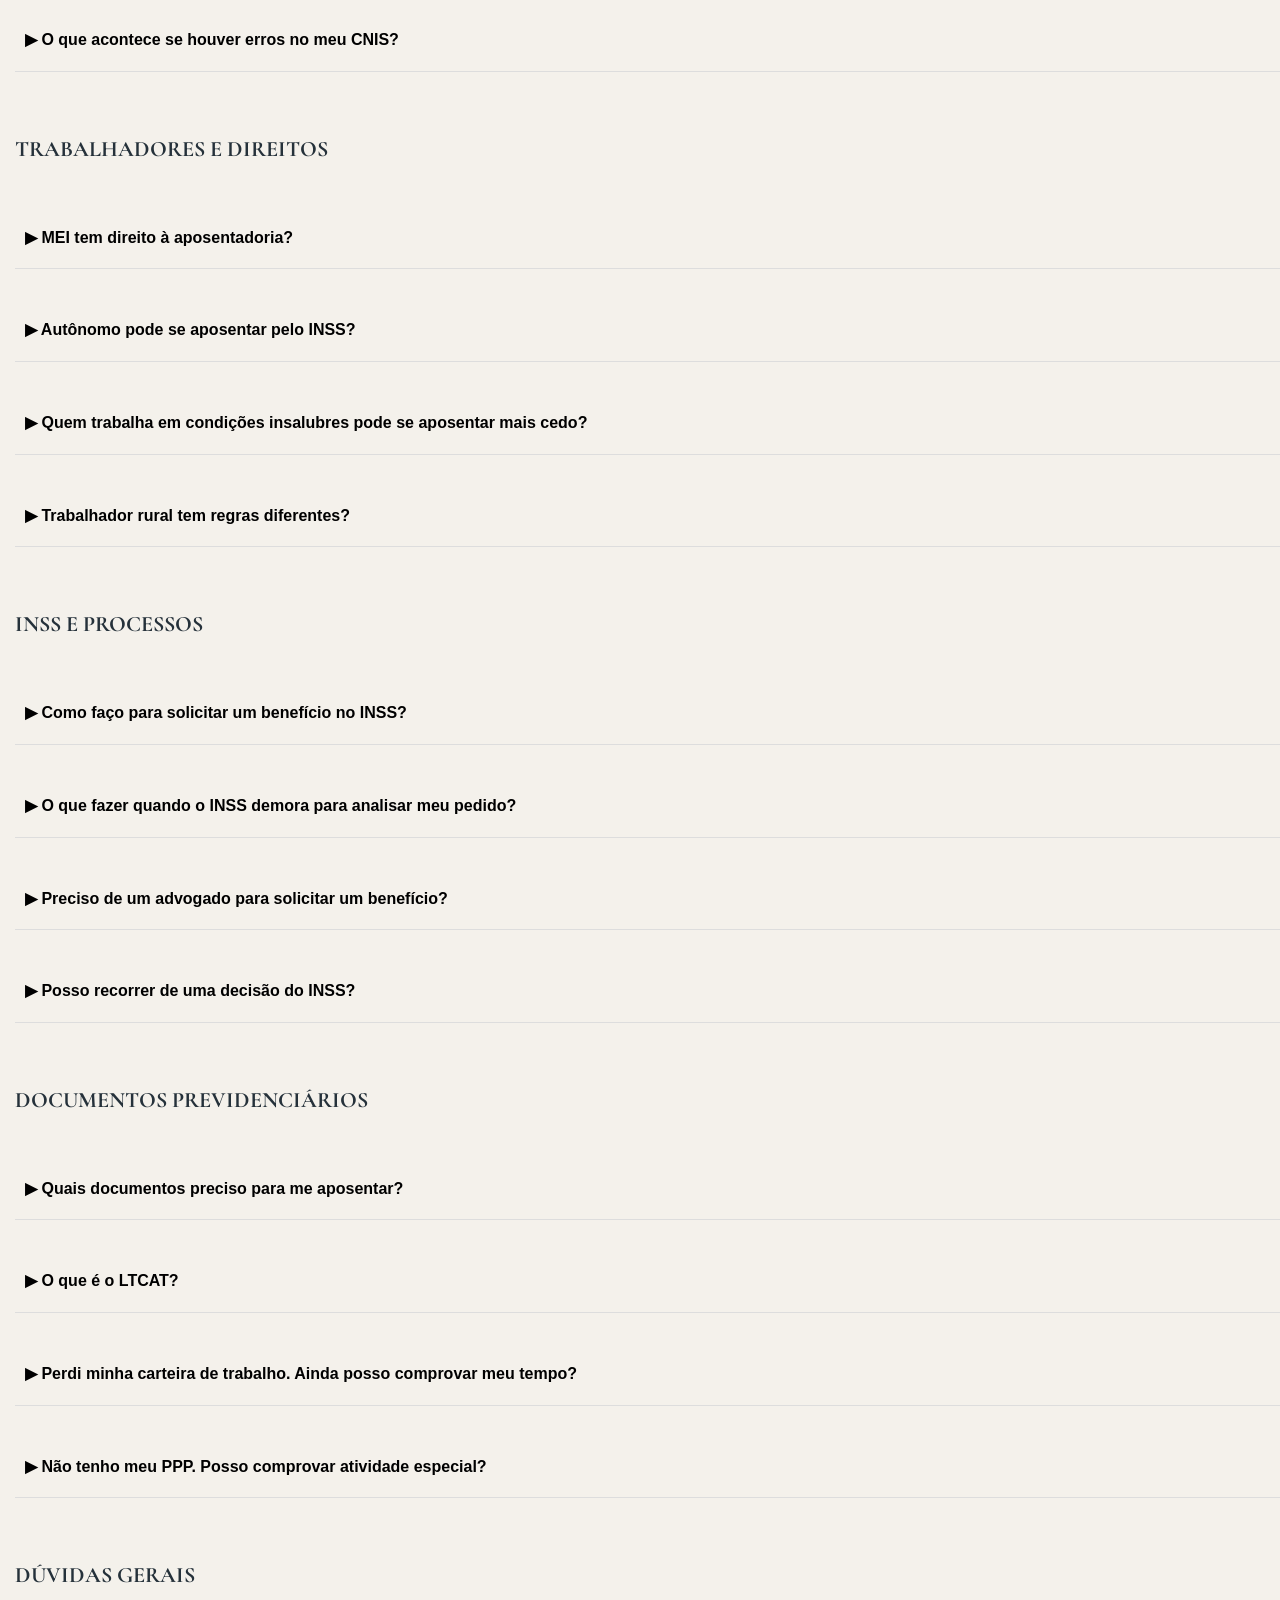
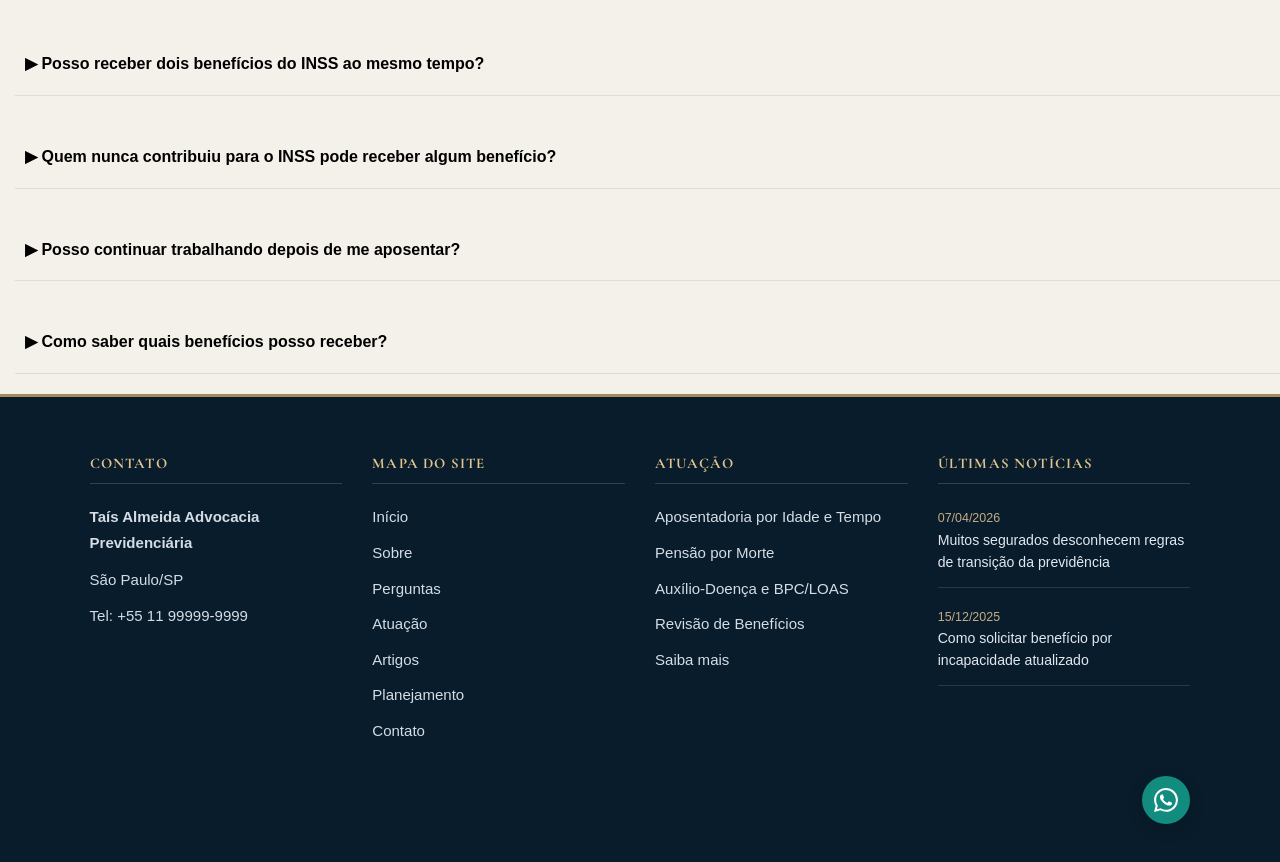
<file: Perguntas.html>
<!DOCTYPE html>
<html lang="pt-br">
<head>
    <meta charset="UTF-8">
    <meta name="viewport" content="width=device-width, initial-scale=1.0">
    <title>Document</title>
    <link rel="stylesheet" href="CSS/header.css">
    <link rel="stylesheet" href="CSS/footer.css">
    <link rel="stylesheet" href="CSS/style.css">
    <link rel="stylesheet" href="PERGUNTASCSS/Perguntas.css">
    <link rel="stylesheet" href="PERGUNTASCSS/perguntastxt.css">
    <link rel="stylesheet" href="PERGUNTASCSS/barradepesquisa.css">
    <link rel="stylesheet" href="CSS/global.css">
</head>
<body>
   <header class="Navegação">
        <img class="Logo" src="imagens/logo melhor.png" alt="Logo Taís Almeida Advocacia">
      
        <nav>
            <div class="card">
                <a href="index.html">INICIO</a>
                <a href="Sobre.html">SOBRE</a>
                <a href="Perguntas.html">PERGUNTAS</a>
                <a href="ArtigosHtml/artigos.html">ARTIGOS</a>
                <a href="PlanejamentosHtml/planejamentos.html">PLANEJAMENTOS</a>
            </div>

            <div class="buscar" role="button" aria-label="Buscar"> 
                <img src="Imagens/icons8-search-30.png" alt="">
            </div>            
 
            <a href="https://www.instagram.com/USUARIO_DO_INSTAGRAM/"
            class="socialContainer containerOne"
            aria-label="Instagram"
            target="_blank"
            rel="noopener noreferrer">

            <svg class="socialSvg instagramSvg" viewBox="0 0 16 16">
            <path d="M8 0C5.829 0 5.556.01 4.703.048 3.85.088 3.269.222 2.76.42a3.917 3.917 0 0 0-1.417.923A3.927 3.927 0 0 0 .42 2.76C.222 3.268.087 3.85.048 4.7.01 5.555 0 5.827 0 8.001c0 2.172.01 2.444.048 3.297.04.852.174 1.433.372 1.942.205.526.478.972.923 1.417.444.445.89.719 1.416.923.51.198 1.09.333 1.942.372C5.555 15.99 5.827 16 8 16s2.444-.01 3.298-.048c.851-.04 1.434-.174 1.943-.372a3.916 3.916 0 0 0 1.416-.923c.445-.445.718-.891.923-1.417.197-.509.332-1.09.372-1.942C15.99 10.445 16 10.173 16 8s-.01-2.445-.048-3.299c-.04-.851-.175-1.433-.372-1.941a3.926 3.926 0 0 0-.923-1.417A3.911 3.911 0 0 0 13.24.42c-.51-.198-1.092-.333-1.943-.372C10.443.01 10.172 0 7.998 0h.003zm-.717 1.442h.718c2.136 0 2.389.007 3.232.046.78.035 1.204.166 1.486.275.373.145.64.319.92.599.28.28.453.546.598.92.11.281.24.705.275 1.485.039.843.047 1.096.047 3.231s-.008 2.389-.047 3.232c-.035.78-.166 1.203-.275 1.485a2.47 2.47 0 0 1-.599.919c-.28.28-.546.453-.92.598-.28.11-.704.24-1.485.276-.843.038-1.096.047-3.232.047s-2.39-.009-3.233-.047c-.78-.036-1.203-.166-1.485-.276a2.478 2.478 0 0 1-.92-.598 2.48 2.48 0 0 1-.6-.92c-.109-.281-.24-.705-.275-1.485-.038-.843-.046-1.096-.046-3.233 0-2.136.008-2.388.046-3.231.036-.78.166-1.204.276-1.486.145-.373.319-.64.599-.92.28-.28.546-.453.92-.598.282-.11.705-.24 1.485-.276.738-.034 1.024-.044 2.515-.045v.002zm4.988 1.328a.96.96 0 1 0 0 1.92.96.96 0 0 0 0-1.92zm-4.27 1.122a4.109 4.109 0 1 0 0 8.217 4.109 4.109 0 0 0 0-8.217zm0 1.441a2.667 2.667 0 1 1 0 5.334 2.667 2.667 0 0 1 0-5.334z"></path>
            </svg>
            </a>
            
            <a href="#" class="socialContainer containerThree" aria-label="LinkedIn">
                <svg class="socialSvg linkdinSvg" viewBox="0 0 448 512">
                    <path d="M100.28 448H7.4V148.9h92.88zM53.79 108.1C24.09 108.1 0 83.5 0 53.8a53.79 53.79 0 0 1 107.58 0c0 29.7-24.1 54.3-53.79 54.3zM447.9 448h-92.68V302.4c0-34.7-.7-79.2-48.29-79.2-48.29 0-55.69 37.7-55.69 76.7V448h-92.78V148.9h89.08v40.8h1.3c12.4-23.5 42.69-48.3 87.88-48.3 94 0 111.28 61.9 111.28 142.3V448z"></path>
                </svg>
            </a>
            
            
            <a href="https://wa.me/5511918598711"
            class="socialContainer containerFour"
            aria-label="WhatsApp"
            target="_blank"
            rel="noopener noreferrer">

            <svg class="socialSvg whatsappSvg" viewBox="0 0 16 16">
                <path d="M13.601 2.326A7.854 7.854 0 0 0 7.994 0C3.627 0 .068 3.558.064 7.926c0 1.399.366 2.76 1.057 3.965L0 16l4.204-1.102a7.933 7.933 0 0 0 3.79.965h.004c4.368 0 7.926-3.558 7.93-7.93A7.898 7.898 0 0 0 13.6 2.326zM7.994 14.521a6.573 6.573 0 0 1-3.356-.92l-.24-.144-2.494.654.666-2.433-.156-.251a6.56 6.56 0 0 1-1.007-3.505c0-3.626 2.957-6.584 6.591-6.584a6.56 6.56 0 0 1 4.66 1.931 6.557 6.557 0 0 1 1.928 4.66c-.004 3.639-2.961 6.592-6.592 6.592zm3.615-4.934c-.197-.099-1.17-.578-1.353-.646-.182-.065-.315-.099-.445.099-.133.197-.513.646-.627.775-.114.133-.232.148-.43.05-.197-.1-.836-.308-1.592-.985-.59-.525-.985-1.175-1.103-1.372-.114-.198-.011-.304.088-.403.087-.088.197-.232.296-.346.1-.114.133-.198.198-.33.065-.134.034-.248-.015-.347-.05-.099-.445-1.076-.612-1.47-.16-.389-.323-.335-.445-.34-.114-.007-.247-.007-.38-.007a.729.729 0 0 0-.529.247c-.182.198-.691.677-.691 1.654 0 .977.71 1.916.81 2.049.098.133 1.394 2.132 3.383 2.992.47.205.84.326 1.129.418.475.152.904.129 1.246.08.38-.058 1.171-.48 1.338-.943.164-.464.164-.86.114-.943-.049-.084-.182-.133-.38-.232z"></path>
            </svg>

</a>
        </nav> 
    </header>
    
    
    <section class="conteudo">
        
    <section class="perguntas-frequentes">
            
        <h1>Perguntas Frequentes</h1>

        <input type="text" id="pesquisa" placeholder="Digite uma palavra chave..." onkeyup="pesquisar()">
        

            <div class="perguntas">

                <div class="topicos">
                    <h3>APOSENTADORIA</h3>

                    <button onclick="mostrarResposta('resposta1_1')">
                    ▶ Como saber se já posso me aposentar?
                    </button>

                    <div id="resposta1_1" class="resposta">
                    <p>
                    O direito à aposentadoria depende de fatores como idade, tempo de contribuição, histórico previdenciário e 
                    regras aplicáveis ao segurado. Uma análise do CNIS e das contribuições permite verificar quais requisitos já 
                    foram cumpridos e quais ainda faltam.
                    </p>
                    </div>

                </div>

                <div class="topicos">

                    <button onclick="mostrarResposta('resposta1_2')">
                    ▶ O que é aposentadoria especial?
                    </button>

                    <div id="resposta1_2" class="resposta">
                    <p>
                    É uma modalidade destinada a trabalhadores que exerceram atividades com exposição a agentes prejudiciais à 
                    saúde ou à integridade física, desde que atendidos os requisitos legais. Documentos como o PPP são importantes 
                    para comprovar as condições de trabalho.
                    </p>
                    </div>

                </div>

                <div class="topicos">

                    <button onclick="mostrarResposta('resposta1_3')">
                    ▶ Caminhoneiro pode ter direito à aposentadoria especial?
                    </button>

                    <div id="resposta1_3" class="resposta">
                    <p>
                    Depende das condições em que o trabalho foi realizado e da exposição a agentes nocivos. A profissão, por si só, 
                    não garante o benefício, sendo necessário analisar o histórico profissional e os documentos que comprovem as 
                    condições da atividade.
                    </p>
                    </div>

                </div>

                <div class="topicos">

                    <button onclick="mostrarResposta('resposta1_4')">
                    ▶ O que é o PPP?
                    </button>

                    <div id="resposta1_4" class="resposta">
                    <p>
                    O Perfil Profissiográfico Previdenciário (PPP) é um documento que reúne informações sobre as atividades exercidas 
                    pelo trabalhador e suas condições de trabalho, incluindo eventual exposição a agentes nocivos. Ele é importante 
                    para a análise de períodos de atividade especial.
                    </p>
                    </div>

                </div>

                <div class="topicos">

                    <button onclick="mostrarResposta('resposta1_5')">
                    ▶ Posso me aposentar por incapacidade?
                    </button>

                    <div id="resposta1_5" class="resposta">
                    <p>
                    A aposentadoria por incapacidade permanente pode ser concedida quando o segurado apresenta incapacidade permanente 
                    para o trabalho e não pode ser reabilitado para outra atividade, desde que os demais requisitos sejam atendidos. 
                    A incapacidade deve ser comprovada conforme as regras previdenciárias.
                    </p>
                    </div>

                </div>


                <div class="topicos">
                    <h3>BENEFÍCIOS POR INCAPACIDADE</h3>

                    <button onclick="mostrarResposta('resposta2_1')">
                    ▶ O que é o auxílio por incapacidade temporária?
                    </button>

                    <div id="resposta2_1" class="resposta">
                    <p>
                    É o benefício destinado ao segurado que fica temporariamente incapaz de trabalhar por motivo de doença ou acidente. 
                    Para sua concessão, é necessário cumprir os requisitos previdenciários e comprovar a incapacidade.
                    </p>
                    </div>
                </div>

                <div class="topicos">

                    <button onclick="mostrarResposta('resposta2_2')">
                    ▶ Preciso passar por perícia médica?
                    </button>

                    <div id="resposta2_2" class="resposta">
                    <p>
                    Em situações que envolvem incapacidade para o trabalho, a comprovação da condição pode exigir avaliação médica pelo INSS. 
                    A documentação médica também é importante para demonstrar o diagnóstico, o tratamento e as limitações apresentadas.
                    </p>
                    </div>
                </div>

                <div class="topicos">

                    <button onclick="mostrarResposta('resposta2_3')">
                    ▶ O que fazer se o benefício por incapacidade for negado?
                    </button>

                    <div id="resposta2_3" class="resposta">
                    <p>
                    É possível analisar o motivo da negativa e verificar se existem medidas cabíveis, como recurso administrativo ou outras providências. 
                    A documentação médica e o histórico previdenciário devem ser avaliados antes de definir a melhor estratégia.
                    </p>
                    </div>
                </div>

                <div class="topicos">

                    <button onclick="mostrarResposta('resposta2_4')">
                    ▶ Posso pedir a prorrogação do benefício?
                    </button>

                    <div id="resposta2_4" class="resposta">
                    <p>
                    Em determinadas situações, quando a incapacidade permanece e o benefício está próximo do fim, o segurado pode solicitar sua prorrogação conforme os procedimentos e 
                    prazos estabelecidos pelo INSS. 
                    É importante acompanhar a situação do benefício e manter a documentação médica atualizada.
                    </p>
                    </div>
                </div>


                <div class="topicos">
                    <h3>PENSÃO POR MORTE</h3>

                    <button onclick="mostrarResposta('resposta3_1')">
                    ▶ Quem pode receber pensão por morte?
                    </button>

                    <div id="resposta3_1" class="resposta">
                    <p>
                    A pensão por morte pode ser destinada aos dependentes do segurado falecido, desde que sejam cumpridos os requisitos previstos pela legislação. 
                    A condição do dependente e a situação previdenciária do 
                    falecido são analisadas para verificar o direito ao benefício.
                    </p>
                    </div>
                </div>

                <div class="topicos">

                    <button onclick="mostrarResposta('resposta3_2')">
                    ▶ Cônjuge ou companheiro tem direito à pensão?
                    </button>

                    <div id="resposta3_2" class="resposta">
                    <p>
                    Cônjuge ou companheiro pode ter direito à pensão por morte, desde que atendidos os requisitos legais. A duração do benefício pode variar de acordo com a situação do 
                    dependente e as regras aplicáveis ao caso.
                    </p>
                    </div>
                </div>

                <div class="topicos">

                    <button onclick="mostrarResposta('resposta3_3')">
                    ▶ Filhos têm direito à pensão por morte?
                    </button>

                    <div id="resposta3_3" class="resposta">
                    <p>
                    Filhos podem ter direito à pensão quando se enquadram nas condições previstas pela legislação previdenciária. A idade, eventual deficiência e outras circunstâncias 
                    podem influenciar a existência e a duração do benefício.
                    </p>
                    </div>
                </div>

                <div class="topicos">

                    <button onclick="mostrarResposta('resposta3_4')">
                    ▶ Existe prazo para solicitar a pensão por morte?
                    </button>

                    <div id="resposta3_4" class="resposta">
                    <p>
                    O pedido pode ser feito após o falecimento do segurado, mas a data do requerimento pode influenciar o início do pagamento do benefício. Por isso, 
                    é recomendável buscar orientação e reunir a documentação necessária o quanto antes.
                    </p>
                    </div>
                </div>


                <div class="topicos">
                    <h3>BPC/LOAS</h3>

                    <button onclick="mostrarResposta('resposta4_1')">
                    ▶ Quem tem direito ao BPC/LOAS?
                    </button>

                    <div id="resposta4_1" class="resposta">
                    <p>
                    O BPC pode ser destinado à pessoa com deficiência ou ao idoso com 65 anos ou mais que esteja em situação de vulnerabilidade e cumpra os requisitos legais. 
                    Diferentemente da aposentadoria, não é necessário ter contribuído ao INSS para solicitar o benefício.
                    </p>
                    </div>
                </div>

                <div class="topicos">

                    <button onclick="mostrarResposta('resposta4_2')">
                    ▶ Preciso ter contribuído para receber o BPC?
                    </button>

                    <div id="resposta4_2" class="resposta">
                    <p>
                    Não. O BPC é um benefício assistencial e não exige contribuições anteriores ao INSS. Entretanto, é necessário atender aos critérios 
                    relacionados à idade ou deficiência e à situação socioeconômica do beneficiário.
                    </p>
                    </div>
                </div>
                <div class="topicos">

                    <button onclick="mostrarResposta('resposta4_3')">
                    ▶ O BPC é uma aposentadoria?
                    </button>

                    <div id="resposta4_3" class="resposta">
                    <p>
                    Não. O BPC é um benefício assistencial e possui regras diferentes das aposentadorias. Além disso, ele não funciona da mesma forma que uma 
                    aposentadoria em relação a contribuições e outros direitos previdenciários.
                    </p>
                    </div>
                </div>
                <div class="topicos">

                    <button onclick="mostrarResposta('resposta4_4')">
                    ▶ O que fazer se o BPC for negado?
                    </button>

                    <div id="resposta4_4" class="resposta">
                    <p>
                    Primeiramente, é importante verificar o motivo da negativa e analisar se os requisitos foram corretamente avaliados.
                    Dependendo da situação, podem existir medidas administrativas ou judiciais para contestar a decisão.
                    </p>
                    </div>
                </div>


                <div class="topicos">

                    <h3>REVISÃO DE BENEFÍCIOS</h3>

                    <button onclick="mostrarResposta('resposta5_1')">
                    ▶ Quando posso pedir a revisão do meu benefício?
                    </button>

                    <div id="resposta5_1" class="resposta">
                    <p>
                    A revisão pode ser analisada quando existem possíveis erros na concessão ou no cálculo do benefício. 
                    É necessário verificar o processo, o histórico de contribuições e os documentos utilizados pelo INSS para 
                    identificar se existe alguma informação que possa ser corrigida.
                    </p>
                    </div>
                </div>
                <div class="topicos">

                    <button onclick="mostrarResposta('resposta5_2')">
                    ▶ É possível revisar uma aposentadoria?
                    </button>

                    <div id="resposta5_2" class="resposta">
                    <p>
                    Em determinadas situações, sim. Podem existir casos em que períodos de contribuição, salários ou outras informações 
                    não foram considerados corretamente. A possibilidade de revisão depende da análise específica do benefício e dos prazos aplicáveis.
                    </p>
                    </div>
                </div>
                <div class="topicos">

                    <button onclick="mostrarResposta('resposta5_3')">
                    ▶ Como saber se meu benefício foi calculado corretamente?
                    </button>

                    <div id="resposta5_3" class="resposta">
                    <p>
                    Uma análise do processo de concessão, do CNIS e do histórico de contribuições pode ajudar a identificar possíveis inconsistências. 
                    A partir dessa documentação, é possível verificar se o cálculo realizado pelo INSS corresponde às informações do segurado.
                    </p>
                    </div>
                </div>
                <div class="topicos">

                    <button onclick="mostrarResposta('resposta5_4')">
                    ▶ Existe prazo para pedir uma revisão?
                    </button>

                    <div id="resposta5_4" class="resposta">
                    <p>
                    Sim. Existem prazos previstos pela legislação para determinados pedidos de revisão de benefícios. Por isso, 
                    é importante analisar o benefício e sua data de concessão antes de tomar qualquer medida.
                    </p>
                    </div>
                </div>


                <div class="topicos">

                    <h3>CONTRIBUIÇÕES AO INSS</h3>

                    <button onclick="mostrarResposta('resposta6_1')">
                    ▶ Como posso contribuir para o INSS?
                    </button>

                    <div id="resposta6_1" class="resposta">
                    <p>
                    A forma de contribuição depende da situação profissional do segurado. Empregados, autônomos, contribuintes individuais, 
                    segurados facultativos e MEIs possuem formas e regras específicas de contribuição.
                    </p>
                    </div>
                </div>
                <div class="topicos">

                    <button onclick="mostrarResposta('resposta6_2')">
                    ▶ Posso pagar contribuições do INSS em atraso?
                    </button>

                    <div id="resposta6_2" class="resposta">
                    <p>
                    Em algumas situações, é possível regularizar contribuições que não foram pagas no período correto. 
                    Entretanto, as regras variam conforme a categoria do segurado e o período que se pretende regularizar, sendo importante verificar cada caso individualmente.
                    </p>
                    </div>
                </div>
                <div class="topicos">

                    <button onclick="mostrarResposta('resposta6_3')">
                    ▶ O que é o CNIS?
                    </button>

                    <div id="resposta6_3" class="resposta">
                    <p>
                    O Cadastro Nacional de Informações Sociais (CNIS) reúne informações relacionadas aos vínculos empregatícios, contribuições e outros dados previdenciários do segurado. 
                    Conferir o CNIS é importante para identificar possíveis períodos ou informações que estejam incorretos ou ausentes.
                    </p>
                    </div>
                </div>
                <div class="topicos">

                    <button onclick="mostrarResposta('resposta6_4')">
                    ▶ O que acontece se houver erros no meu CNIS?
                    </button>

                    <div id="resposta6_4" class="resposta">
                    <p>
                    Informações incorretas ou períodos que não aparecem no CNIS podem prejudicar a análise de um benefício. Nesses casos, 
                    pode ser necessário apresentar documentos que comprovem os vínculos ou contribuições para solicitar a correção das informações.
                    </p>
                    </div>
                </div>


                <div class="topicos">

                    <h3>TRABALHADORES E DIREITOS</h3>

                    <button onclick="mostrarResposta('resposta7_1')">
                    ▶ MEI tem direito à aposentadoria?
                    </button>

                    <div id="resposta7_1" class="resposta">
                    <p>
                    Sim. O MEI realiza contribuição previdenciária por meio do DAS, mas as características dessa contribuição podem influenciar os benefícios 
                    e a forma de aposentadoria disponíveis. Dependendo do objetivo previdenciário, pode ser necessário avaliar outras formas de contribuição.
                    </p>
                    </div>
                </div>
                <div class="topicos">

                    <button onclick="mostrarResposta('resposta7_2')">
                    ▶ Autônomo pode se aposentar pelo INSS?
                    </button>

                    <div id="resposta7_2" class="resposta">
                    <p>
                    Sim. O trabalhador autônomo pode contribuir para o INSS como contribuinte individual e, cumpridos os requisitos, ter acesso aos benefícios previdenciários. 
                    A forma e o valor das contribuições devem ser analisados de acordo com sua situação.
                    </p>
                    </div>
                </div>
                <div class="topicos">

                    <button onclick="mostrarResposta('resposta7_3')">
                    ▶ Quem trabalha em condições insalubres pode se aposentar mais cedo?
                    </button>

                    <div id="resposta7_3" class="resposta">
                    <p>
                    A exposição a condições prejudiciais à saúde pode permitir o reconhecimento de atividade especial, desde que sejam atendidos os requisitos legais e comprovada a 
                    exposição aos agentes nocivos. A análise dos documentos profissionais é fundamental.
                    </p>
                    </div>
                </div>
                <div class="topicos">

                    <button onclick="mostrarResposta('resposta7_4')">
                    ▶ Trabalhador rural tem regras diferentes?
                    </button>

                    <div id="resposta7_4" class="resposta">
                    <p>
                    Sim. Existem regras específicas para trabalhadores rurais, que podem variar conforme a categoria e a situação do segurado. A comprovação da 
                    atividade rural é um dos pontos importantes 
                    para a análise do benefício.
                    </p>
                    </div>
                </div>

                <div class="topicos">

                    <h3>INSS E PROCESSOS</h3>

                    <button onclick="mostrarResposta('resposta8_1')">
                    ▶ Como faço para solicitar um benefício no INSS?
                    </button>

                    <div id="resposta8_1" class="resposta">
                    <p>
                    O pedido pode ser realizado pelos canais oficiais do INSS, inclusive pelo aplicativo ou site Meu INSS, dependendo do benefício. Antes de fazer o requerimento, 
                    é importante verificar os requisitos e reunir a documentação necessária.
                    </p>
                    </div>
                </div>
                <div class="topicos">

                    <button onclick="mostrarResposta('resposta8_2')">
                    ▶ O que fazer quando o INSS demora para analisar meu pedido?
                    </button>

                    <div id="resposta8_2" class="resposta">
                    <p>
                    O segurado pode acompanhar o andamento da solicitação pelos canais oficiais e verificar se existe alguma pendência. Quando há demora além dos prazos aplicáveis, 
                    pode ser necessário analisar quais medidas podem ser tomadas.
                    </p>
                    </div>
                </div>
                <div class="topicos">

                    <button onclick="mostrarResposta('resposta8_3')">
                    ▶ Preciso de um advogado para solicitar um benefício?
                    </button>

                    <div id="resposta8_3" class="resposta">
                    <p>
                    Nem sempre. Muitos benefícios podem ser solicitados diretamente pelo segurado. Entretanto, quando existem situações mais complexas, como negativa, 
                    revisão, períodos não reconhecidos ou divergências no cálculo, uma análise jurídica pode ajudar a identificar os direitos envolvidos.
                    </p>
                    </div>
                </div>
                <div class="topicos">

                    <button onclick="mostrarResposta('resposta8_4')">
                    ▶ Posso recorrer de uma decisão do INSS?
                    </button>

                    <div id="resposta8_4" class="resposta">
                    <p>
                    Dependendo da decisão, existem meios administrativos para contestar a negativa. Também pode haver possibilidade de buscar a via judicial, 
                    conforme as circunstâncias do caso.
                    </p>
                    </div>
                </div>

                <div class="topicos">

                    <h3>DOCUMENTOS PREVIDENCIÁRIOS</h3>

                    <button onclick="mostrarResposta('resposta9_1')">
                    ▶ Quais documentos preciso para me aposentar?
                    </button>

                    <div id="resposta9_1" class="resposta">
                    <p>
                    A documentação depende do tipo de aposentadoria e do histórico profissional do segurado. Entre os documentos que podem ser necessários 
                    estão documentos pessoais, CNIS, carteira de trabalho e comprovantes de contribuição ou de atividade profissional.
                    </p>
                    </div>
                </div>
                <div class="topicos">

                    <button onclick="mostrarResposta('resposta9_2')">
                    ▶ O que é o LTCAT?
                    </button>

                    <div id="resposta9_2" class="resposta">
                    <p>
                    O LTCAT é um documento técnico utilizado para registrar e avaliar as condições ambientais de trabalho, especialmente em relação à 
                    exposição a agentes nocivos. Ele pode auxiliar na comprovação de atividade especial em determinadas situações.
                    </p>
                    </div>
                </div>
                <div class="topicos">

                    <button onclick="mostrarResposta('resposta9_3')">
                    ▶ Perdi minha carteira de trabalho. Ainda posso comprovar meu tempo?
                    </button>

                    <div id="resposta9_3" class="resposta">
                    <p>
                    A perda da carteira de trabalho não significa necessariamente que o período não possa ser comprovado. 
                    Outros documentos e registros podem ajudar a demonstrar vínculos e períodos de trabalho, dependendo da situação.
                    </p>
                    </div>
                </div>
                <div class="topicos">

                    <button onclick="mostrarResposta('resposta9_4')">
                    ▶ Não tenho meu PPP. Posso comprovar atividade especial?
                    </button>

                    <div id="resposta9_4" class="resposta">
                    <p>
                    A ausência do PPP em mãos não significa automaticamente que o período não possa ser analisado. 
                    É possível verificar a existência de outros documentos e meios de obtenção ou comprovação das condições de trabalho, conforme o caso.
                    </p>
                    </div>
                </div>

                <div class="topicos">

                    <h3>DÚVIDAS GERAIS</h3>

                    <button onclick="mostrarResposta('resposta10_1')">
                    ▶ Posso receber dois benefícios do INSS ao mesmo tempo?
                    </button>

                    <div id="resposta10_1" class="resposta">
                    <p>
                    A possibilidade depende dos benefícios envolvidos e das regras de acumulação previstas na legislação. Algumas combinações são permitidas, 
                    enquanto outras possuem restrições ou regras específicas sobre o valor recebido.
                    </p>
                    </div>
                </div>
                <div class="topicos">

                    <button onclick="mostrarResposta('resposta10_2')">
                    ▶ Quem nunca contribuiu para o INSS pode receber algum benefício?
                    </button>

                    <div id="resposta10_2" class="resposta">
                    <p>
                    Em determinadas situações, sim. O principal exemplo é o BPC/LOAS, que não exige contribuições ao INSS, mas possui 
                    requisitos específicos relacionados à idade ou deficiência e à situação socioeconômica.
                    </p>
                    </div>
                </div>
                <div class="topicos">

                    <button onclick="mostrarResposta('resposta10_3')">
                    ▶ Posso continuar trabalhando depois de me aposentar?
                    </button>

                    <div id="resposta10_3" class="resposta">
                    <p>
                    Em muitos casos, o aposentado pode continuar trabalhando, mas existem situações específicas, 
                    especialmente relacionadas à aposentadoria por incapacidade e à atividade especial. Por isso, é importante 
                    verificar as regras aplicáveis ao benefício recebido.
                    </p>
                    </div>
                </div>
                <div class="topicos">

                    <button onclick="mostrarResposta('resposta10_4')">
                    ▶ Como saber quais benefícios posso receber?
                    </button>

                    <div id="resposta10_4" class="resposta">
                    <p>
                    A possibilidade de receber um benefício depende do histórico de contribuições, idade, atividade profissional, 
                    situação familiar, condições de saúde e outros fatores. Uma análise individual permite identificar quais benefícios 
                    podem ser aplicáveis ao caso.
                    </p>
                    </div>
                </div>



            </div>

        </div>

        </section>
        

    </section>


    <footer>
        <div class="footer-coluna contato-info">
            <h3>Contato</h3>
            <p><strong>Taís Almeida Advocacia Previdenciária</strong></p>
            <p>São Paulo/SP</p>
            <p>Tel: +55 11 99999-9999</p>
        </div>

        <div class="footer-coluna mapa">
            <h3>Mapa do site</h3>
            <ul>
                <li><a href="#inicio">Início</a></li>
                <li><a href="#sobre">Sobre</a></li>
                <li><a href="#perguntas">Perguntas</a></li>
                <li><a href="#atuacao">Atuação</a></li>
                <li><a href="#artigos">Artigos</a></li>
                <li><a href="#planejamentos">Planejamento</a></li>
                <li><a href="#contato">Contato</a></li>
            </ul>
        </div>

        <div class="footer-coluna atuacao">
            <h3>Atuação</h3>
            <ul>
                <li><span>Aposentadoria por Idade e Tempo</span></li>
                <li><span>Pensão por Morte</span></li>
                <li><span>Auxílio-Doença e BPC/LOAS</span></li>
                <li><span>Revisão de Benefícios</span></li>
                <li><a href="#planejamentos">Saiba mais</a></li>
            </ul>
        </div>

        <div class="footer-coluna noticias">
            <h3>Últimas notícias</h3>
            <div class="noticia-item">
                <span class="data-noticia">07/04/2026</span>
                <p>Muitos segurados desconhecem regras de transição da previdência</p>
            </div>
            <div class="noticia-item">
                <span class="data-noticia">15/12/2025</span>
                <p>Como solicitar benefício por incapacidade atualizado</p>
            </div>
        </div>

        <button class="Btn" aria-label="WhatsApp">
            <div class="sign">
                <svg class="socialSvg whatsappSvg" viewBox="0 0 16 16">
                    <path d="M13.601 2.326A7.854 7.854 0 0 0 7.994 0C3.627 0 .068 3.558.064 7.926c0 1.399.366 2.76 1.057 3.965L0 16l4.204-1.102a7.933 7.933 0 0 0 3.79.965h.004c4.368 0 7.926-3.558 7.93-7.93A7.898 7.898 0 0 0 13.6 2.326zM7.994 14.521a6.573 6.573 0 0 1-3.356-.92l-.24-.144-2.494.654.666-2.433-.156-.251a6.56 6.56 0 0 1-1.007-3.505c0-3.626 2.957-6.584 6.591-6.584a6.56 6.56 0 0 1 4.66 1.931 6.557 6.557 0 0 1 1.928 4.66c-.004 3.639-2.961 6.592-6.592 6.592zm3.615-4.934c-.197-.099-1.17-.578-1.353-.646-.182-.065-.315-.099-.445.099-.133.197-.513.646-.627.775-.114.133-.232.148-.43.05-.197-.1-.836-.308-1.592-.985-.59-.525-.985-1.175-1.103-1.372-.114-.198-.011-.304.088-.403.087-.088.197-.232.296-.346.1-.114.133-.198.198-.33.065-.134.034-.248-.015-.347-.05-.099-.445-1.076-.612-1.47-.16-.389-.323-.335-.445-.34-.114-.007-.247-.007-.38-.007a.729.729 0 0 0-.529.247c-.182.198-.691.677-.691 1.654 0 .977.71 1.916.81 2.049.098.133 1.394 2.132 3.383 2.992.47.205.84.326 1.129.418.475.152.904.129 1.246.08.38-.058 1.171-.48 1.338-.943.164-.464.164-.86.114-.943-.049-.084-.182-.133-.38-.232z"></path>
                </svg>
            </div>
            <div class="text">Whatsapp</div>
        </button>
    </footer>

    <script src="PERGUNTASJS/perguntas.js"></script>
    
</body>
</html>
</file>
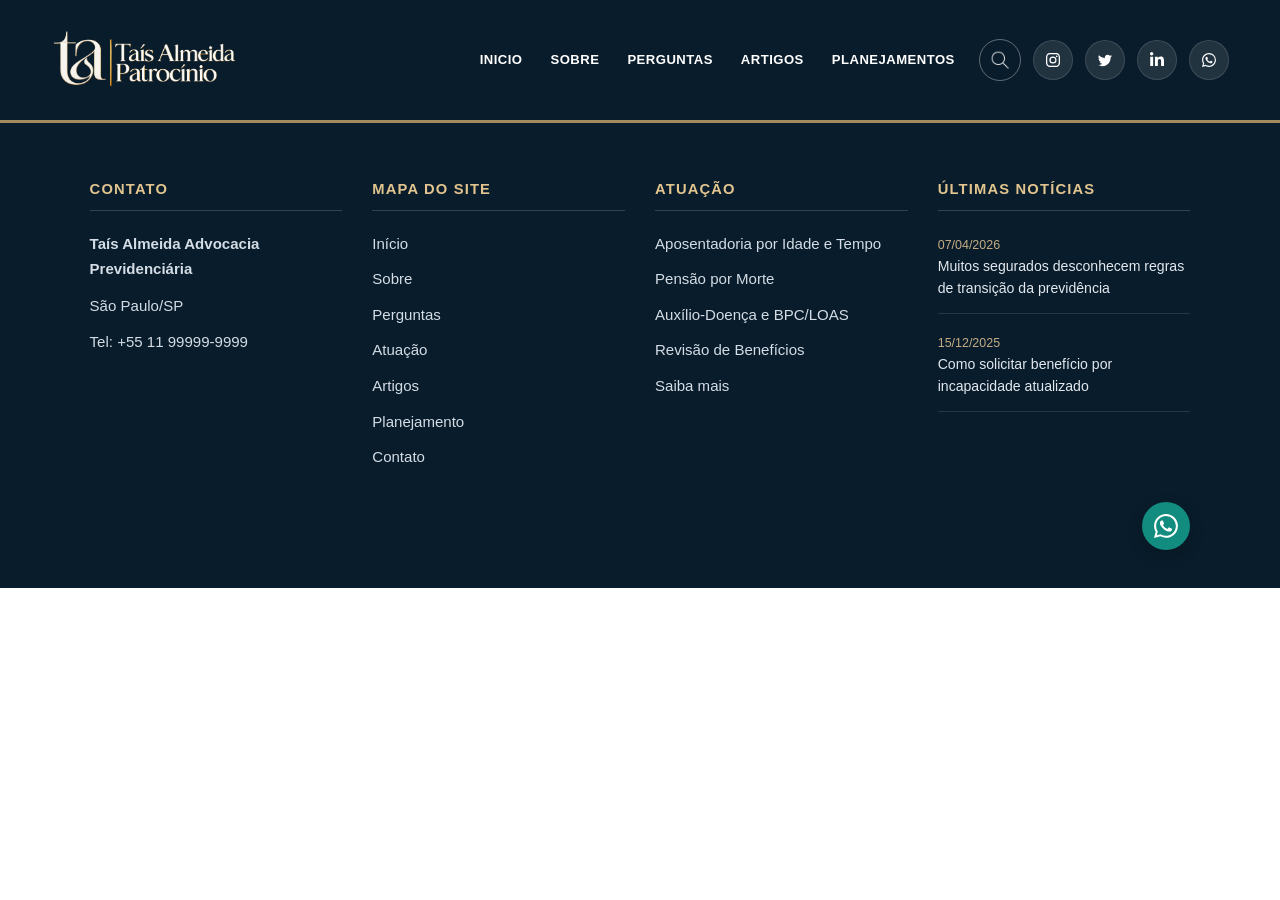
<file: Planejamentos.html>
<!DOCTYPE html>
<html lang="en">
<head>
    <meta charset="UTF-8">
    <meta name="viewport" content="width=device-width, initial-scale=1.0">
    <title>Document</title>
    <link rel="stylesheet" href="CSS/footer.css" >
    <link rel="stylesheet" href="CSS/header.css">
    <link rel="stylesheet" href="CSS/nav.css">
    <link rel="stylesheet" href="CSS/global.css">
    <link rel="stylesheet" href="CSS/style.css">
</head>
<body>
    <header class="Navegação">
        <img class="Logo" src="imagens/logo melhor.png" alt="Logo Taís Almeida Advocacia">
      
        <nav>
            <div class="card">
                <a href="index.html">INICIO</a>
                <a href="Sobre.html">SOBRE</a>
                <a href="Perguntas.html">PERGUNTAS</a>
                <a href="ArtigosHtml/artigos.html">ARTIGOS</a>
                <a href="PlanejamentosHtml/planejamentos.html">PLANEJAMENTOS</a>
            </div>
            
            <div class="buscar" role="button" aria-label="Buscar"> 
                <img src="Imagens/icons8-search-24.png" alt="">
            </div>            
 
            <a href="#" class="socialContainer containerOne" aria-label="Instagram">
                <svg class="socialSvg instagramSvg" viewBox="0 0 16 16"> 
                    <path d="M8 0C5.829 0 5.556.01 4.703.048 3.85.088 3.269.222 2.76.42a3.917 3.917 0 0 0-1.417.923A3.927 3.927 0 0 0 .42 2.76C.222 3.268.087 3.85.048 4.7.01 5.555 0 5.827 0 8.001c0 2.172.01 2.444.048 3.297.04.852.174 1.433.372 1.942.205.526.478.972.923 1.417.444.445.89.719 1.416.923.51.198 1.09.333 1.942.372C5.555 15.99 5.827 16 8 16s2.444-.01 3.298-.048c.851-.04 1.434-.174 1.943-.372a3.916 3.916 0 0 0 1.416-.923c.445-.445.718-.891.923-1.417.197-.509.332-1.09.372-1.942C15.99 10.445 16 10.173 16 8s-.01-2.445-.048-3.299c-.04-.851-.175-1.433-.372-1.941a3.926 3.926 0 0 0-.923-1.417A3.911 3.911 0 0 0 13.24.42c-.51-.198-1.092-.333-1.943-.372C10.443.01 10.172 0 7.998 0h.003zm-.717 1.442h.718c2.136 0 2.389.007 3.232.046.78.035 1.204.166 1.486.275.373.145.64.319.92.599.28.28.453.546.598.92.11.281.24.705.275 1.485.039.843.047 1.096.047 3.231s-.008 2.389-.047 3.232c-.035.78-.166 1.203-.275 1.485a2.47 2.47 0 0 1-.599.919c-.28.28-.546.453-.92.598-.28.11-.704.24-1.485.276-.843.038-1.096.047-3.232.047s-2.39-.009-3.233-.047c-.78-.036-1.203-.166-1.485-.276a2.478 2.478 0 0 1-.92-.598 2.48 2.48 0 0 1-.6-.92c-.109-.281-.24-.705-.275-1.485-.038-.843-.046-1.096-.046-3.233 0-2.136.008-2.388.046-3.231.036-.78.166-1.204.276-1.486.145-.373.319-.64.599-.92.28-.28.546-.453.92-.598.282-.11.705-.24 1.485-.276.738-.034 1.024-.044 2.515-.045v.002zm4.988 1.328a.96.96 0 1 0 0 1.92.96.96 0 0 0 0-1.92zm-4.27 1.122a4.109 4.109 0 1 0 0 8.217 4.109 4.109 0 0 0 0-8.217zm0 1.441a2.667 2.667 0 1 1 0 5.334 2.667 2.667 0 0 1 0-5.334z"></path> 
                </svg>
            </a>
            
            <a href="#" class="socialContainer containerTwo" aria-label="Twitter">
                <svg class="socialSvg twitterSvg" viewBox="0 0 16 16"> 
                    <path d="M5.026 15c6.038 0 9.341-5.003 9.341-9.334 0-.14 0-.282-.006-.422A6.685 6.685 0 0 0 16 3.542a6.658 6.658 0 0 1-1.889.518 3.301 3.301 0 0 0 1.447-1.817 6.533 6.533 0 0 1-2.087.793A3.286 3.286 0 0 0 7.875 6.03a9.325 9.325 0 0 1-6.767-3.429 3.289 3.289 0 0 0 1.018 4.382A3.323 3.323 0 0 1 .64 6.575v.045a3.288 3.288 0 0 0 2.632 3.218 3.203 3.203 0 0 1-.865.115 3.23 3.23 0 0 1-.614-.057 3.283 3.283 0 0 0 3.067 2.277A6.588 6.588 0 0 1 .78 13.58a6.32 6.32 0 0 1-.78-.045A9.344 9.344 0 0 0 5.026 15z"></path> 
                </svg>              
            </a>
            
            <a href="#" class="socialContainer containerThree" aria-label="LinkedIn">
                <svg class="socialSvg linkdinSvg" viewBox="0 0 448 512">
                    <path d="M100.28 448H7.4V148.9h92.88zM53.79 108.1C24.09 108.1 0 83.5 0 53.8a53.79 53.79 0 0 1 107.58 0c0 29.7-24.1 54.3-53.79 54.3zM447.9 448h-92.68V302.4c0-34.7-.7-79.2-48.29-79.2-48.29 0-55.69 37.7-55.69 76.7V448h-92.78V148.9h89.08v40.8h1.3c12.4-23.5 42.69-48.3 87.88-48.3 94 0 111.28 61.9 111.28 142.3V448z"></path>
                </svg>
            </a>
            
            <a href="#" class="socialContainer containerFour" aria-label="WhatsApp">
                <svg class="socialSvg whatsappSvg" viewBox="0 0 16 16"> 
                    <path d="M13.601 2.326A7.854 7.854 0 0 0 7.994 0C3.627 0 .068 3.558.064 7.926c0 1.399.366 2.76 1.057 3.965L0 16l4.204-1.102a7.933 7.933 0 0 0 3.79.965h.004c4.368 0 7.926-3.558 7.93-7.93A7.898 7.898 0 0 0 13.6 2.326zM7.994 14.521a6.573 6.573 0 0 1-3.356-.92l-.24-.144-2.494.654.666-2.433-.156-.251a6.56 6.56 0 0 1-1.007-3.505c0-3.626 2.957-6.584 6.591-6.584a6.56 6.56 0 0 1 4.66 1.931 6.557 6.557 0 0 1 1.928 4.66c-.004 3.639-2.961 6.592-6.592 6.592zm3.615-4.934c-.197-.099-1.17-.578-1.353-.646-.182-.065-.315-.099-.445.099-.133.197-.513.646-.627.775-.114.133-.232.148-.43.05-.197-.1-.836-.308-1.592-.985-.59-.525-.985-1.175-1.103-1.372-.114-.198-.011-.304.088-.403.087-.088.197-.232.296-.346.1-.114.133-.198.198-.33.065-.134.034-.248-.015-.347-.05-.099-.445-1.076-.612-1.47-.16-.389-.323-.335-.445-.34-.114-.007-.247-.007-.38-.007a.729.729 0 0 0-.529.247c-.182.198-.691.677-.691 1.654 0 .977.71 1.916.81 2.049.098.133 1.394 2.132 3.383 2.992.47.205.84.326 1.129.418.475.152.904.129 1.246.08.38-.058 1.171-.48 1.338-.943.164-.464.164-.86.114-.943-.049-.084-.182-.133-.38-.232z"></path> 
                </svg>
            </a>
        </nav> 
    </header>


    <footer>
        <div class="footer-coluna contato-info">
            <h3>Contato</h3>
            <p><strong>Taís Almeida Advocacia Previdenciária</strong></p>
            <p>São Paulo/SP</p>
            <p>Tel: +55 11 99999-9999</p>
        </div>

        <div class="footer-coluna mapa">
            <h3>Mapa do site</h3>
            <ul>
                <li><a href="#inicio">Início</a></li>
                <li><a href="#sobre">Sobre</a></li>
                <li><a href="#perguntas">Perguntas</a></li>
                <li><a href="#atuacao">Atuação</a></li>
                <li><a href="#artigos">Artigos</a></li>
                <li><a href="#planejamentos">Planejamento</a></li>
                <li><a href="#contato">Contato</a></li>
            </ul>
        </div>

        <div class="footer-coluna atuacao">
            <h3>Atuação</h3>
            <ul>
                <li><span>Aposentadoria por Idade e Tempo</span></li>
                <li><span>Pensão por Morte</span></li>
                <li><span>Auxílio-Doença e BPC/LOAS</span></li>
                <li><span>Revisão de Benefícios</span></li>
                <li><a href="#planejamentos">Saiba mais</a></li>
            </ul>
        </div>

        <div class="footer-coluna noticias">
            <h3>Últimas notícias</h3>
            <div class="noticia-item">
                <span class="data-noticia">07/04/2026</span>
                <p>Muitos segurados desconhecem regras de transição da previdência</p>
            </div>
            <div class="noticia-item">
                <span class="data-noticia">15/12/2025</span>
                <p>Como solicitar benefício por incapacidade atualizado</p>
            </div>
        </div>

        <button class="Btn" aria-label="WhatsApp">
            <div class="sign">
                <svg class="socialSvg whatsappSvg" viewBox="0 0 16 16">
                    <path d="M13.601 2.326A7.854 7.854 0 0 0 7.994 0C3.627 0 .068 3.558.064 7.926c0 1.399.366 2.76 1.057 3.965L0 16l4.204-1.102a7.933 7.933 0 0 0 3.79.965h.004c4.368 0 7.926-3.558 7.93-7.93A7.898 7.898 0 0 0 13.6 2.326zM7.994 14.521a6.573 6.573 0 0 1-3.356-.92l-.24-.144-2.494.654.666-2.433-.156-.251a6.56 6.56 0 0 1-1.007-3.505c0-3.626 2.957-6.584 6.591-6.584a6.56 6.56 0 0 1 4.66 1.931 6.557 6.557 0 0 1 1.928 4.66c-.004 3.639-2.961 6.592-6.592 6.592zm3.615-4.934c-.197-.099-1.17-.578-1.353-.646-.182-.065-.315-.099-.445.099-.133.197-.513.646-.627.775-.114.133-.232.148-.43.05-.197-.1-.836-.308-1.592-.985-.59-.525-.985-1.175-1.103-1.372-.114-.198-.011-.304.088-.403.087-.088.197-.232.296-.346.1-.114.133-.198.198-.33.065-.134.034-.248-.015-.347-.05-.099-.445-1.076-.612-1.47-.16-.389-.323-.335-.445-.34-.114-.007-.247-.007-.38-.007a.729.729 0 0 0-.529.247c-.182.198-.691.677-.691 1.654 0 .977.71 1.916.81 2.049.098.133 1.394 2.132 3.383 2.992.47.205.84.326 1.129.418.475.152.904.129 1.246.08.38-.058 1.171-.48 1.338-.943.164-.464.164-.86.114-.943-.049-.084-.182-.133-.38-.232z"></path>
                </svg>
            </div>
            <div class="text">Whatsapp</div>
        </button>
    </footer>
    


</body>
</html>
</file>
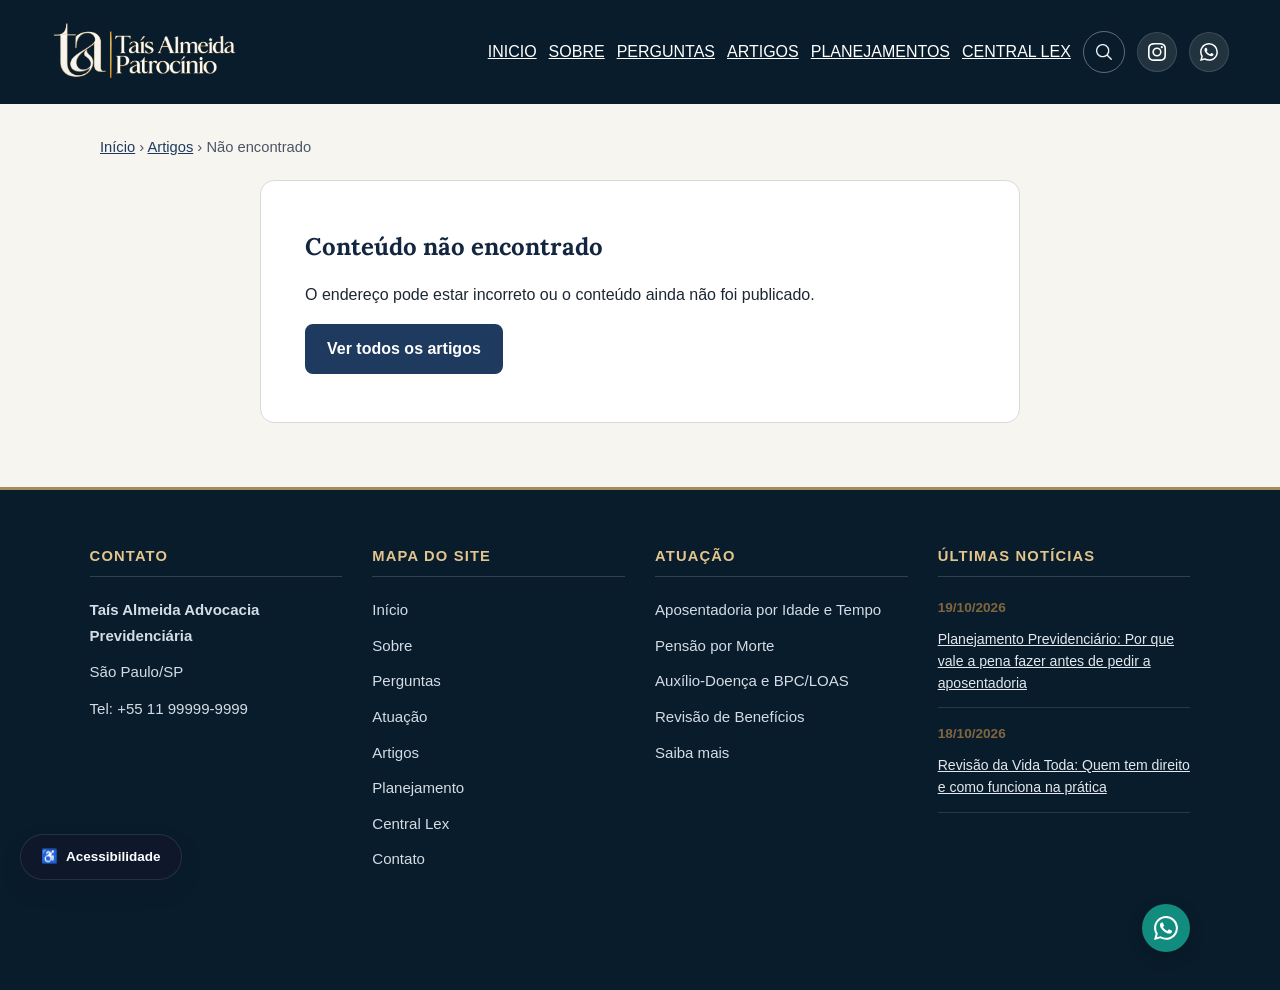
<file: ArtigosHtml/artigo.html>
<!DOCTYPE html>
<html lang="pt-BR">
<head>
    <meta charset="UTF-8">
    <meta name="viewport" content="width=device-width, initial-scale=1.0">
    <title>Artigo | Taís Almeida Advocacia Previdenciária</title>
    <meta name="description" content="Artigo sobre direito previdenciário.">
    <link rel="stylesheet" href="../CSS/style.css">
    <link rel="stylesheet" href="../CSS/global.css">
    <link rel="stylesheet" href="../CSS/header.css">
    <link rel="stylesheet" href="../CSS/footer.css">
    <link rel="stylesheet" href="../CSS/noticias.css">
    <link rel="stylesheet" href="../Acessibilidade.css/acessibilidade.css">
    <link rel="stylesheet" href="../CSS/lex-comum.css">
    <link rel="stylesheet" href="../CSS/artigos.css">
    <link rel="preconnect" href="https://fonts.googleapis.com">
    <link rel="preconnect" href="https://fonts.gstatic.com" crossorigin>
    <link href="https://fonts.googleapis.com/css2?family=Lora:ital,wght@0,400..700;1,400..700&display=swap" rel="stylesheet">
</head>
<body data-raiz="../">
    <header class="Navegação">
        <img class="Logo" src="../imagens/logo melhor.png" alt="Logo Taís Almeida Advocacia">
      
        <nav>
           <a href="../Html/index.html">INICIO</a>
                <a href="../Html/Sobre.html">SOBRE</a>
                <a href="../Html/Perguntas.html">PERGUNTAS</a>
                <a href="../ArtigosHtml/artigos.html">ARTIGOS</a>
                <a href="../PlanejamentosHtml/planejamentos.html">PLANEJAMENTOS</a>
                <a href="../CentralLex/central.html">CENTRAL LEX</a>

            <div class="buscar" role="button" aria-label="Buscar"> 
                <img src="../Imagens/icons8-search-30.png" alt="">
            </div>            
 
            <a href="https://www.instagram.com/taisalmeidapatrocinio.adv/"
            class="socialContainer containerOne"
            aria-label="Instagram"
            target="_blank"
            rel="noopener noreferrer">

            <svg class="socialSvg instagramSvg" viewBox="0 0 16 16">
            <path d="M8 0C5.829 0 5.556.01 4.703.048 3.85.088 3.269.222 2.76.42a3.917 3.917 0 0 0-1.417.923A3.927 3.927 0 0 0 .42 2.76C.222 3.268.087 3.85.048 4.7.01 5.555 0 5.827 0 8.001c0 2.172.01 2.444.048 3.297.04.852.174 1.433.372 1.942.205.526.478.972.923 1.417.444.445.89.719 1.416.923.51.198 1.09.333 1.942.372C5.555 15.99 5.827 16 8 16s2.444-.01 3.298-.048c.851-.04 1.434-.174 1.943-.372a3.916 3.916 0 0 0 1.416-.923c.445-.445.718-.891.923-1.417.197-.509.332-1.09.372-1.942C15.99 10.445 16 10.173 16 8s-.01-2.445-.048-3.299c-.04-.851-.175-1.433-.372-1.941a3.926 3.926 0 0 0-.923-1.417A3.911 3.911 0 0 0 13.24.42c-.51-.198-1.092-.333-1.943-.372C10.443.01 10.172 0 7.998 0h.003zm-.717 1.442h.718c2.136 0 2.389.007 3.232.046.78.035 1.204.166 1.486.275.373.145.64.319.92.599.28.28.453.546.598.92.11.281.24.705.275 1.485.039.843.047 1.096.047 3.231s-.008 2.389-.047 3.232c-.035.78-.166 1.203-.275 1.485a2.47 2.47 0 0 1-.599.919c-.28.28-.546.453-.92.598-.28.11-.704.24-1.485.276-.843.038-1.096.047-3.232.047s-2.39-.009-3.233-.047c-.78-.036-1.203-.166-1.485-.276a2.478 2.478 0 0 1-.92-.598 2.48 2.48 0 0 1-.6-.92c-.109-.281-.24-.705-.275-1.485-.038-.843-.046-1.096-.046-3.233 0-2.136.008-2.388.046-3.231.036-.78.166-1.204.276-1.486.145-.373.319-.64.599-.92.28-.28.546-.453.92-.598.282-.11.705-.24 1.485-.276.738-.034 1.024-.044 2.515-.045v.002zm4.988 1.328a.96.96 0 1 0 0 1.92.96.96 0 0 0 0-1.92zm-4.27 1.122a4.109 4.109 0 1 0 0 8.217 4.109 4.109 0 0 0 0-8.217zm0 1.441a2.667 2.667 0 1 1 0 5.334 2.667 2.667 0 0 1 0-5.334z"></path>
            </svg>
            </a>
            
            
            <a href="https://wa.me/5511918598711"
            class="socialContainer containerFour"
            aria-label="WhatsApp"
            target="_blank"
            rel="noopener noreferrer">

            <svg class="socialSvg whatsappSvg" viewBox="0 0 16 16">
                <path d="M13.601 2.326A7.854 7.854 0 0 0 7.994 0C3.627 0 .068 3.558.064 7.926c0 1.399.366 2.76 1.057 3.965L0 16l4.204-1.102a7.933 7.933 0 0 0 3.79.965h.004c4.368 0 7.926-3.558 7.93-7.93A7.898 7.898 0 0 0 13.6 2.326zM7.994 14.521a6.573 6.573 0 0 1-3.356-.92l-.24-.144-2.494.654.666-2.433-.156-.251a6.56 6.56 0 0 1-1.007-3.505c0-3.626 2.957-6.584 6.591-6.584a6.56 6.56 0 0 1 4.66 1.931 6.557 6.557 0 0 1 1.928 4.66c-.004 3.639-2.961 6.592-6.592 6.592zm3.615-4.934c-.197-.099-1.17-.578-1.353-.646-.182-.065-.315-.099-.445.099-.133.197-.513.646-.627.775-.114.133-.232.148-.43.05-.197-.1-.836-.308-1.592-.985-.59-.525-.985-1.175-1.103-1.372-.114-.198-.011-.304.088-.403.087-.088.197-.232.296-.346.1-.114.133-.198.198-.33.065-.134.034-.248-.015-.347-.05-.099-.445-1.076-.612-1.47-.16-.389-.323-.335-.445-.34-.114-.007-.247-.007-.38-.007a.729.729 0 0 0-.529.247c-.182.198-.691.677-.691 1.654 0 .977.71 1.916.81 2.049.098.133 1.394 2.132 3.383 2.992.47.205.84.326 1.129.418.475.152.904.129 1.246.08.38-.058 1.171-.48 1.338-.943.164-.464.164-.86.114-.943-.049-.084-.182-.133-.38-.232z"></path>
            </svg>

    </a>
        </nav> 
    </header>

    <main id="conteudo-principal" class="pagina-lex pagina-artigos">
        <div class="lex-miolo">
            <nav class="trilha" aria-label="Você está em">
                <a href="../index.html">Início</a> &rsaquo;
                <a href="artigos.html">Artigos</a> &rsaquo;
                <span id="trilha-atual">Artigo</span>
            </nav>

            <article id="artigo-conteudo" class="artigo"><p>Carregando…</p></article>
            <noscript><p class="vazio">Ative o JavaScript do navegador para ler este conteúdo.</p></noscript>

            <aside id="artigo-relacionados" class="artigo-relacionados nao-imprimir" hidden>
                <h2>Leia também</h2>
                <div id="relacionados-grade" class="noticias-grid"></div>
            </aside>
        </div>
    </main>

    <footer id="contato">
        <div class="footer-coluna contato-info">
            <h3>Contato</h3>
            <p><strong>Taís Almeida Advocacia Previdenciária</strong></p>
            <p>São Paulo/SP</p>
            <p>Tel: +55 11 99999-9999</p>
        </div>

        <div class="footer-coluna mapa">
            <h3>Mapa do site</h3>
            <ul>
                <li><a href="../index.html#inicio">Início</a></li>
                <li><a href="../Sobre.html">Sobre</a></li>
                <li><a href="../Perguntas.html">Perguntas</a></li>
                <li><a href="../index.html#atuacao">Atuação</a></li>
                <li><a href="../ArtigosHtml/artigos.html">Artigos</a></li>
                <li><a href="../PlanejamentosHtml/planejamentos.html">Planejamento</a></li>
                <li><a href="../CentralLex/central.html">Central Lex</a></li>
                <li><a href="#contato">Contato</a></li>
            </ul>
        </div>

        <div class="footer-coluna atuacao">
            <h3>Atuação</h3>
            <ul>
                <li><span>Aposentadoria por Idade e Tempo</span></li>
                <li><span>Pensão por Morte</span></li>
                <li><span>Auxílio-Doença e BPC/LOAS</span></li>
                <li><span>Revisão de Benefícios</span></li>
                <li><a href="../PlanejamentosHtml/planejamentos.html">Saiba mais</a></li>
            </ul>
        </div>

        <div class="footer-coluna noticias">
            <h3>Últimas notícias</h3>
            <div data-auto="rodape"></div>
        </div>

        <a class="Btn" href="https://wa.me/5511918598711" aria-label="Conversar pelo WhatsApp" target="_blank" rel="noopener noreferrer">
            <div class="sign">
                <svg class="socialSvg whatsappSvg" viewBox="0 0 16 16">
                    <path d="M13.601 2.326A7.854 7.854 0 0 0 7.994 0C3.627 0 .068 3.558.064 7.926c0 1.399.366 2.76 1.057 3.965L0 16l4.204-1.102a7.933 7.933 0 0 0 3.79.965h.004c4.368 0 7.926-3.558 7.93-7.93A7.898 7.898 0 0 0 13.6 2.326zM7.994 14.521a6.573 6.573 0 0 1-3.356-.92l-.24-.144-2.494.654.666-2.433-.156-.251a6.56 6.56 0 0 1-1.007-3.505c0-3.626 2.957-6.584 6.591-6.584a6.56 6.56 0 0 1 4.66 1.931 6.557 6.557 0 0 1 1.928 4.66c-.004 3.639-2.961 6.592-6.592 6.592zm3.615-4.934c-.197-.099-1.17-.578-1.353-.646-.182-.065-.315-.099-.445.099-.133.197-.513.646-.627.775-.114.133-.232.148-.43.05-.197-.1-.836-.308-1.592-.985-.59-.525-.985-1.175-1.103-1.372-.114-.198-.011-.304.088-.403.087-.088.197-.232.296-.346.1-.114.133-.198.198-.33.065-.134.034-.248-.015-.347-.05-.099-.445-1.076-.612-1.47-.16-.389-.323-.335-.445-.34-.114-.007-.247-.007-.38-.007a.729.729 0 0 0-.529.247c-.182.198-.691.677-.691 1.654 0 .977.71 1.916.81 2.049.098.133 1.394 2.132 3.383 2.992.47.205.84.326 1.129.418.475.152.904.129 1.246.08.38-.058 1.171-.48 1.338-.943.164-.464.164-.86.114-.943-.049-.084-.182-.133-.38-.232z"></path>
                </svg>
            </div>
            <div class="text">Whatsapp</div>
        </a>

        

<!-- Acessibilidade LexWeb -->
<section class="lex-acessibilidade" aria-labelledby="titulo-acessibilidade">
    <div class="lex-acessibilidade-intro">
        <h2 id="titulo-acessibilidade">Acessibilidade</h2>
        <p>Personalize sua experiência de navegação.</p>
    </div>

    <div class="lex-acessibilidade-botoes">
        <button type="button" class="lex-ac-btn"
            data-acao="diminuir" aria-label="Diminuir tamanho do texto"
            title="Diminuir fonte">
            <span class="lex-ac-icone" aria-hidden="true">A−</span>
            <span>Diminuir fonte</span>
        </button>

        <button type="button" class="lex-ac-btn"
            data-acao="normal" aria-label="Restaurar tamanho normal do texto"
            title="Restaurar fonte">
            <span class="lex-ac-icone" aria-hidden="true">A</span>
            <span>Fonte normal</span>
        </button>

        <button type="button" class="lex-ac-btn"
            data-acao="aumentar" aria-label="Aumentar tamanho do texto"
            title="Aumentar fonte">
            <span class="lex-ac-icone" aria-hidden="true">A+</span>
            <span>Aumentar fonte</span>
        </button>

        <button type="button" class="lex-ac-btn"
            data-acao="noturno" aria-pressed="false">
            <span class="lex-ac-icone" aria-hidden="true">◐</span>
            <span>Modo noturno</span>
        </button>

        <button type="button" class="lex-ac-btn"
            data-acao="contraste" aria-pressed="false">
            <span class="lex-ac-icone" aria-hidden="true">◑</span>
            <span>Alto contraste</span>
        </button>

        <button type="button" class="lex-ac-btn"
            data-acao="espacamento" aria-pressed="false">
            <span class="lex-ac-icone" aria-hidden="true">≡</span>
            <span>Espaçamento</span>
        </button>

        <button type="button" class="lex-ac-btn"
            data-acao="links" aria-pressed="false">
            <span class="lex-ac-icone" aria-hidden="true">↗</span>
            <span>Destacar links</span>
        </button>

        <button type="button" class="lex-ac-btn"
            data-acao="ler" aria-label="Ler o conteúdo da página">
            <span class="lex-ac-icone" aria-hidden="true">♫</span>
            <span>Ler página</span>
        </button>

        <button type="button" class="lex-ac-btn"
            data-acao="parar" aria-label="Parar leitura da página">
            <span class="lex-ac-icone" aria-hidden="true">■</span>
            <span>Parar leitura</span>
        </button>

        <button type="button" class="lex-ac-restaurar"
            data-acao="restaurar">
            Restaurar configurações
        </button>
    </div>

    <p class="lex-ac-status" id="lex-ac-status"
       role="status" aria-live="polite"></p>
</section>



    </footer>

    <script src="../javascript/conteudo.js"></script>
    <script src="../javascript/lex-logica.js"></script>
    <script src="../javascript/site.js"></script>
    <script src="../javascript/artigos.js"></script>
    <script src="../javascript/acessibilidade.js"></script>
</body>
</html>
</file>
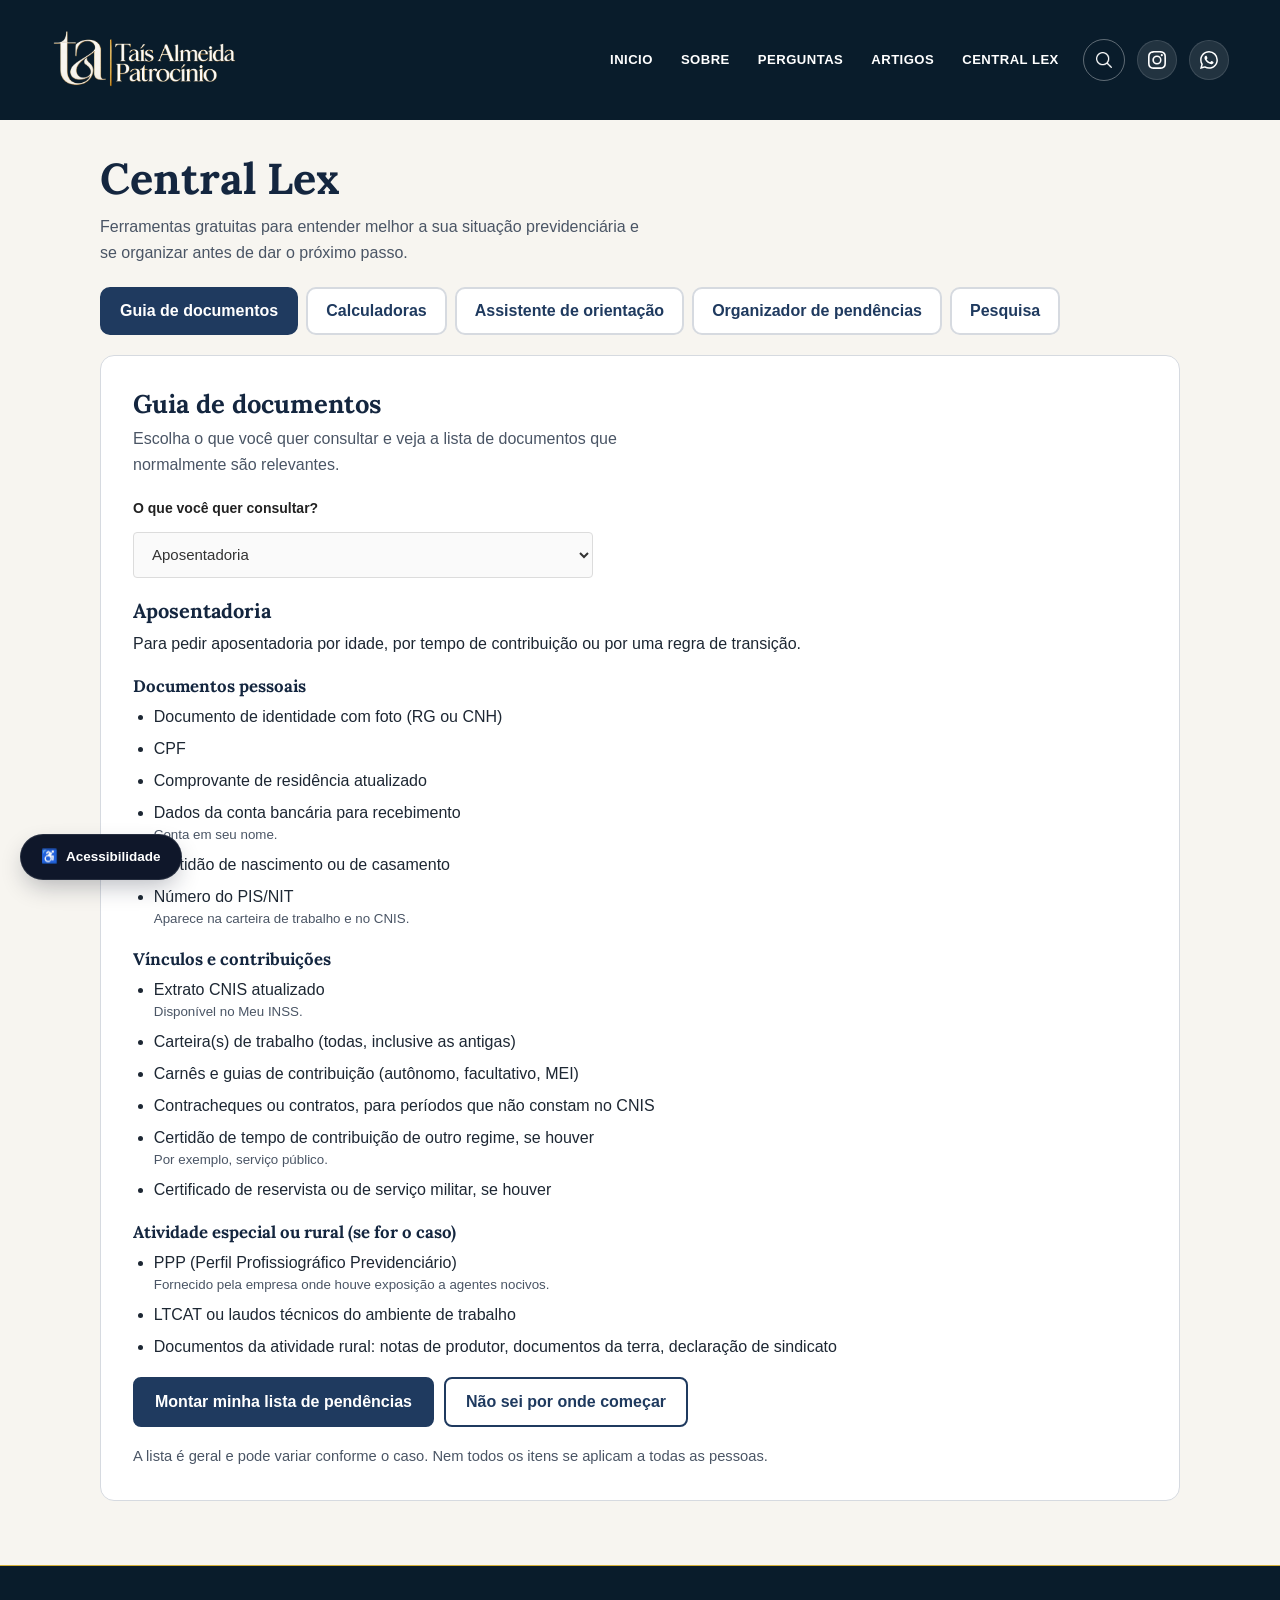
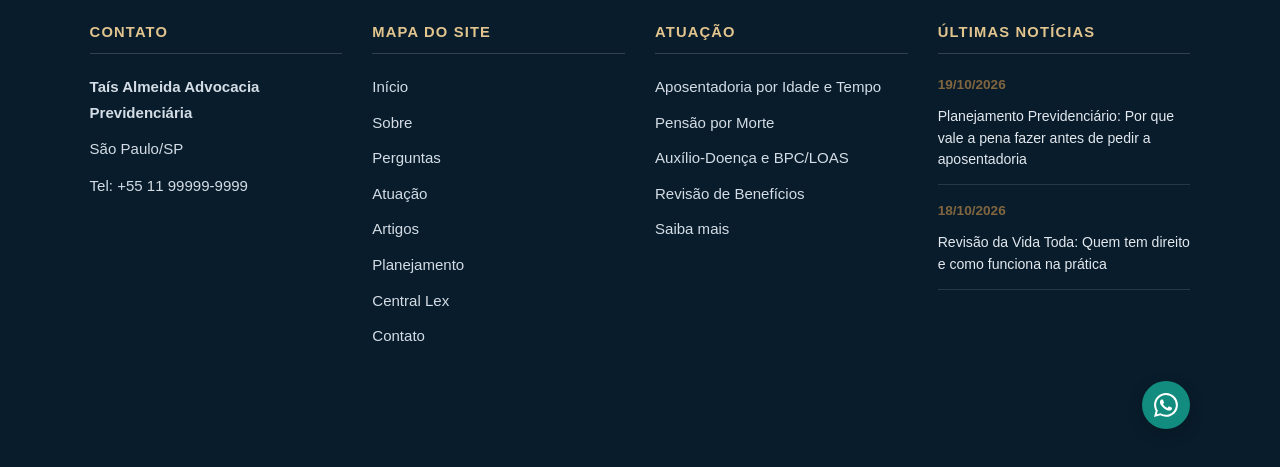
<file: CentralLex/central.html>
<!DOCTYPE html>
<html lang="pt-BR">
<head>
    <meta charset="UTF-8">
    <meta name="viewport" content="width=device-width, initial-scale=1.0">
    <title>Central Lex | Taís Almeida Advocacia Previdenciária</title>
    <meta name="description" content="Guia de documentos, calculadoras, assistente de orientação, organizador de pendências e pesquisa para sua situação previdenciária.">
    <link rel="stylesheet" href="../CSS/style.css">
    <link rel="stylesheet" href="../CSS/global.css">
    <link rel="stylesheet" href="../CSS/header.css">
    <link rel="stylesheet" href="../CSS/footer.css">
    <link rel="stylesheet" href="../CSS/noticias.css">
    <link rel="stylesheet" href="../Acessibilidade.css/acessibilidade.css">
    <link rel="stylesheet" href="../CSS/lex-comum.css">
    <link rel="stylesheet" href="../CSS/central.css">
    <link rel="stylesheet" href="../Planejamento.css/planejamentos.css">
    <link rel="preconnect" href="https://fonts.googleapis.com">
    <link rel="preconnect" href="https://fonts.gstatic.com" crossorigin>
    <link href="https://fonts.googleapis.com/css2?family=Lora:ital,wght@0,400..700;1,400..700&display=swap" rel="stylesheet">
</head>
<body data-raiz="../">
    <header class="Navegação">
        <img class="Logo" src="../imagens/logo melhor.png" alt="Logo Taís Almeida Advocacia">
      
        <nav>
            <div class="card">
                <a href="../index.html">INICIO</a>
                <a href="../Html/Sobre.html">SOBRE</a>
                <a href="../Html/Perguntas.html">PERGUNTAS</a>
                <a href="../ArtigosHtml/artigos.html">ARTIGOS</a>
                <a href="../CentralLex/central.html">CENTRAL LEX</a>
            </div>

            <div class="buscar" role="button" aria-label="Buscar"> 
                <img src="../Imagens/icons8-search-30.png" alt="">
            </div>            
 
            <a href="https://www.instagram.com/taisalmeidapatrocinio.adv/"
            class="socialContainer containerOne"
            aria-label="Instagram"
            target="_blank"
            rel="noopener noreferrer">

            <svg class="socialSvg instagramSvg" viewBox="0 0 16 16">
            <path d="M8 0C5.829 0 5.556.01 4.703.048 3.85.088 3.269.222 2.76.42a3.917 3.917 0 0 0-1.417.923A3.927 3.927 0 0 0 .42 2.76C.222 3.268.087 3.85.048 4.7.01 5.555 0 5.827 0 8.001c0 2.172.01 2.444.048 3.297.04.852.174 1.433.372 1.942.205.526.478.972.923 1.417.444.445.89.719 1.416.923.51.198 1.09.333 1.942.372C5.555 15.99 5.827 16 8 16s2.444-.01 3.298-.048c.851-.04 1.434-.174 1.943-.372a3.916 3.916 0 0 0 1.416-.923c.445-.445.718-.891.923-1.417.197-.509.332-1.09.372-1.942C15.99 10.445 16 10.173 16 8s-.01-2.445-.048-3.299c-.04-.851-.175-1.433-.372-1.941a3.926 3.926 0 0 0-.923-1.417A3.911 3.911 0 0 0 13.24.42c-.51-.198-1.092-.333-1.943-.372C10.443.01 10.172 0 7.998 0h.003zm-.717 1.442h.718c2.136 0 2.389.007 3.232.046.78.035 1.204.166 1.486.275.373.145.64.319.92.599.28.28.453.546.598.92.11.281.24.705.275 1.485.039.843.047 1.096.047 3.231s-.008 2.389-.047 3.232c-.035.78-.166 1.203-.275 1.485a2.47 2.47 0 0 1-.599.919c-.28.28-.546.453-.92.598-.28.11-.704.24-1.485.276-.843.038-1.096.047-3.232.047s-2.39-.009-3.233-.047c-.78-.036-1.203-.166-1.485-.276a2.478 2.478 0 0 1-.92-.598 2.48 2.48 0 0 1-.6-.92c-.109-.281-.24-.705-.275-1.485-.038-.843-.046-1.096-.046-3.233 0-2.136.008-2.388.046-3.231.036-.78.166-1.204.276-1.486.145-.373.319-.64.599-.92.28-.28.546-.453.92-.598.282-.11.705-.24 1.485-.276.738-.034 1.024-.044 2.515-.045v.002zm4.988 1.328a.96.96 0 1 0 0 1.92.96.96 0 0 0 0-1.92zm-4.27 1.122a4.109 4.109 0 1 0 0 8.217 4.109 4.109 0 0 0 0-8.217zm0 1.441a2.667 2.667 0 1 1 0 5.334 2.667 2.667 0 0 1 0-5.334z"></path>
            </svg>
            </a>
            
            
            <a href="https://wa.me/5511918598711"
            class="socialContainer containerFour"
            aria-label="WhatsApp"
            target="_blank"
            rel="noopener noreferrer">

            <svg class="socialSvg whatsappSvg" viewBox="0 0 16 16">
                <path d="M13.601 2.326A7.854 7.854 0 0 0 7.994 0C3.627 0 .068 3.558.064 7.926c0 1.399.366 2.76 1.057 3.965L0 16l4.204-1.102a7.933 7.933 0 0 0 3.79.965h.004c4.368 0 7.926-3.558 7.93-7.93A7.898 7.898 0 0 0 13.6 2.326zM7.994 14.521a6.573 6.573 0 0 1-3.356-.92l-.24-.144-2.494.654.666-2.433-.156-.251a6.56 6.56 0 0 1-1.007-3.505c0-3.626 2.957-6.584 6.591-6.584a6.56 6.56 0 0 1 4.66 1.931 6.557 6.557 0 0 1 1.928 4.66c-.004 3.639-2.961 6.592-6.592 6.592zm3.615-4.934c-.197-.099-1.17-.578-1.353-.646-.182-.065-.315-.099-.445.099-.133.197-.513.646-.627.775-.114.133-.232.148-.43.05-.197-.1-.836-.308-1.592-.985-.59-.525-.985-1.175-1.103-1.372-.114-.198-.011-.304.088-.403.087-.088.197-.232.296-.346.1-.114.133-.198.198-.33.065-.134.034-.248-.015-.347-.05-.099-.445-1.076-.612-1.47-.16-.389-.323-.335-.445-.34-.114-.007-.247-.007-.38-.007a.729.729 0 0 0-.529.247c-.182.198-.691.677-.691 1.654 0 .977.71 1.916.81 2.049.098.133 1.394 2.132 3.383 2.992.47.205.84.326 1.129.418.475.152.904.129 1.246.08.38-.058 1.171-.48 1.338-.943.164-.464.164-.86.114-.943-.049-.084-.182-.133-.38-.232z"></path>
            </svg>

    </a>
        </nav> 
    </header>

    <main id="conteudo-principal" class="pagina-lex central">
        <div class="lex-miolo">
            <div class="central-topo">
                <h1>Central Lex</h1>
                <p>Ferramentas gratuitas para entender melhor a sua situação previdenciária e se organizar antes de dar o próximo passo.</p>
                
            </div>

            <noscript><p class="vazio">A Central Lex precisa do JavaScript ativado no navegador.</p></noscript>

            <div class="central-abas" role="tablist" aria-label="Ferramentas da Central Lex">
                <button type="button" role="tab" id="aba-guia" aria-controls="painel-guia" aria-selected="true" tabindex="0">Guia de documentos</button>
                <button type="button" role="tab" id="aba-calculadoras" aria-controls="painel-calculadoras" aria-selected="false" tabindex="-1">Calculadoras</button>
                <button type="button" role="tab" id="aba-assistente" aria-controls="painel-assistente" aria-selected="false" tabindex="-1">Assistente de orientação</button>
                <button type="button" role="tab" id="aba-pendencias" aria-controls="painel-pendencias" aria-selected="false" tabindex="-1">Organizador de pendências</button>
                <button type="button" role="tab" id="aba-pesquisa" aria-controls="painel-pesquisa" aria-selected="false" tabindex="-1">Pesquisa</button>
            </div>

            <!-- 1. GUIA DE DOCUMENTOS -->
            <section id="painel-guia" class="painel-lex" role="tabpanel" aria-labelledby="aba-guia">
                <h2>Guia de documentos</h2>
                <p class="intro">Escolha o que você quer consultar e veja a lista de documentos que normalmente são relevantes.</p>
                <div class="campo seletor nao-imprimir">
                    <label for="guia-sit">O que você quer consultar?</label>
                    <select id="guia-sit"></select>
                </div>
                <div id="guia-resultado" aria-live="polite"></div>
            </section>

            <!-- 2. CALCULADORAS -->
            <section id="painel-calculadoras" class="painel-lex" role="tabpanel" aria-labelledby="aba-calculadoras" hidden>
                <h2>Calculadoras e simuladores</h2>
                <p class="intro">Preencha os campos e receba uma estimativa. Os resultados são orientativos e não têm valor de parecer jurídico.</p>

                <section id="calc-contribuicao" class="calc" aria-labelledby="t-contrib">
                    <h3 id="t-contrib">Estimativa de tempo de contribuição</h3>
                    <p>Informe os períodos em que você contribuiu ou trabalhou com registro. Períodos que se sobrepõem são contados uma única vez.</p>
                    <form id="contrib-form" novalidate>
                        <div id="contrib-linhas"></div>
                        <div class="acoes">
                            <button type="button" class="lex-btn lex-btn-sec" id="contrib-adicionar">+ Adicionar período</button>
                            <button type="submit" class="lex-btn">Calcular</button>
                        </div>
                    </form>
                    <div id="contrib-resultado" class="resultado-saida" role="status" aria-live="polite"></div>
                </section>

                <section id="calc-prazo" class="calc" aria-labelledby="t-prazo">
                    <h3 id="t-prazo">Prazo para recorrer de uma negativa do INSS</h3>
                    <p>Informe a data em que você tomou conhecimento da decisão e veja a data limite estimada para o recurso administrativo (30 dias corridos).</p>
                    <form id="prazo-form" novalidate>
                        <div class="campo seletor">
                            <label for="prazo-data">Data da ciência da decisão</label>
                            <input type="date" id="prazo-data">
                        </div>
                        <button type="submit" class="lex-btn">Calcular prazo</button>
                    </form>
                    <div id="prazo-resultado" class="resultado-saida" role="status" aria-live="polite"></div>
                </section>

                <section id="calc-bpc" class="calc" aria-labelledby="t-bpc">
                    <h3 id="t-bpc">BPC/LOAS: renda por pessoa da família</h3>
                    <p>Em regra, a renda familiar por pessoa precisa ser inferior a 1/4 do salário mínimo. Faça a conta simples para ter uma referência.</p>
                    <form id="bpc-form" novalidate>
                        <div class="grade-campos">
                            <div class="campo">
                                <label for="bpc-renda">Renda total da casa por mês (R$)</label>
                                <input type="number" id="bpc-renda" min="0" step="0.01" inputmode="decimal">
                                <small>Some a renda de todas as pessoas que moram na casa.</small>
                            </div>
                            <div class="campo">
                                <label for="bpc-pessoas">Número de pessoas na casa</label>
                                <input type="number" id="bpc-pessoas" min="1" step="1" inputmode="numeric">
                                <small>Inclua quem vai pedir o benefício.</small>
                            </div>
                            <div class="campo">
                                <label for="bpc-sm">Salário mínimo (R$)</label>
                                <input type="number" id="bpc-sm" min="0" step="0.01" inputmode="decimal">
                                <small>Valor de <span id="bpc-sm-ano">2026</span>. Confirme se mudou.</small>
                            </div>
                        </div>
                        <button type="submit" class="lex-btn">Calcular</button>
                    </form>
                    <div id="bpc-resultado" class="resultado-saida" role="status" aria-live="polite"></div>
                </section>
                 <section class="titulo-pagina">

            <div>

                <span>PLANEJAMENTOS</span>

                <h1>Calculadora de Rescisão</h1>

                <p>
                    Faça uma estimativa das principais verbas
                    que podem fazer parte da sua rescisão.
                </p>

            </div>

        </section>


        <section class="calculadora">

            <div class="calculadora-container">

                <div class="introducao">

                    <h2>Informe seus dados</h2>

                    <p>
                        Preencha os campos abaixo para calcular
                        uma estimativa.
                    </p>

                </div>


                <form id="form-rescisao">

                    <div class="campo">

                        <label for="salario">
                            Salário mensal
                        </label>

                        <input
                            type="number"
                            id="salario"
                            name="salario"
                            placeholder="Ex.: 2500"
                            min="0"
                            step="0.01"
                            required>

                    </div>


                    <div class="campo">

                        <label for="data-admissao">
                            Data de admissão
                        </label>

                        <input
                            type="date"
                            id="data-admissao"
                            name="data-admissao"
                            required>

                    </div>


                    <div class="campo">

                        <label for="data-desligamento">
                            Data de desligamento
                        </label>

                        <input
                            type="date"
                            id="data-desligamento"
                            name="data-desligamento"
                            required>

                    </div>


                    <div class="campo">

                        <label for="aviso">
                            Aviso prévio
                        </label>

                        <select id="aviso" name="aviso">

                            <option value="trabalhado">
                                Trabalhado
                            </option>

                            <option value="indenizado">
                                Indenizado
                            </option>

                        </select>

                    </div>


                    <div class="campo">

                        <label for="ferias-vencidas">
                            Férias vencidas
                        </label>

                        <select
                            id="ferias-vencidas"
                            name="ferias-vencidas">

                            <option value="nao">
                                Não
                            </option>

                            <option value="sim">
                                Sim
                            </option>

                        </select>

                    </div>


                    <button
                        type="submit"
                        class="botao-calcular">

                        Calcular

                    </button>

                </form>


                <div id="resultado" class="resultado">

                    <h2>Resultado</h2>

                    <div class="resultado-lista">

                        <div class="resultado-item">

                            <span>
                                Saldo de salário
                            </span>

                            <strong id="resultado-saldo">
                                R$ 0,00
                            </strong>

                        </div>


                        <div class="resultado-item">

                            <span>
                                Aviso prévio
                            </span>

                            <strong id="resultado-aviso">
                                R$ 0,00
                            </strong>

                        </div>


                        <div class="resultado-item">

                            <span>
                                13º salário proporcional
                            </span>

                            <strong id="resultado-decimo">
                                R$ 0,00
                            </strong>

                        </div>


                        <div class="resultado-item">

                            <span>
                                Férias proporcionais
                            </span>

                            <strong id="resultado-ferias">
                                R$ 0,00
                            </strong>

                        </div>


                        <div class="resultado-item">

                            <span>
                                Férias vencidas
                            </span>

                            <strong id="resultado-ferias-vencidas">
                                R$ 0,00
                            </strong>

                        </div>

                    </div>


                    <div class="resultado-total">

                        <span>
                            Total estimado
                        </span>

                        <strong id="resultado-total">
                            R$ 0,00
                        </strong>

                    </div>


                    <div class="aviso">

                        <strong>Importante</strong>

                        <p>
                            O resultado é apenas uma estimativa.
                            O cálculo de uma rescisão pode variar
                            de acordo com as condições do contrato
                            de trabalho, descontos e outras verbas.
                        </p>

                    </div>

                </div>

            </div>

        </section>


            </div>

        </section>

    
            </section>

            <!-- 3. ASSISTENTE -->
            <section id="painel-assistente" class="painel-lex" role="tabpanel" aria-labelledby="aba-assistente" hidden>
                <h2>Assistente de orientação inicial</h2>
                <p class="intro">Responda a poucas perguntas e veja os próximos passos mais comuns para a sua situação. Não é inteligência artificial: são respostas previamente preparadas.</p>
                <div id="assistente-caixa" aria-live="polite"></div>
            </section>

            <!-- 4. ORGANIZADOR -->
            <section id="painel-pendencias" class="painel-lex" role="tabpanel" aria-labelledby="aba-pendencias" hidden>
                <h2>Organizador de pendências</h2>
                <p class="intro">Marque os documentos que você já tem e veja o que falta. As marcações ficam salvas neste navegador. Você pode imprimir a lista ou salvá-la em PDF.</p>

                <p id="pend-impressao-titulo" class="so-impressao titulo"></p>
                <p id="pend-impressao-nome" class="so-impressao"></p>
                <p id="pend-impressao-data" class="so-impressao"></p>

                <div class="pend-topo">
                    <div class="campo">
                        <label for="pend-sit">Situação</label>
                        <select id="pend-sit"></select>
                    </div>
                    <div class="campo">
                        <label for="pend-nome">Seu nome (opcional, aparece na impressão)</label>
                        <input type="text" id="pend-nome" autocomplete="name">
                    </div>
                </div>

                <div class="pend-progresso" role="status" aria-live="polite">
                    <progress id="pend-barra" max="1" value="0" aria-label="Progresso da lista"></progress>
                    <span id="pend-progresso-texto"></span>
                </div>

                <div id="pend-lista"></div>

                <form id="pend-extra-form" class="pend-extra nao-imprimir">
                    <div class="campo">
                        <label for="pend-extra-texto">Adicionar um item à lista</label>
                        <input type="text" id="pend-extra-texto" placeholder="Ex.: laudo do ortopedista">
                    </div>
                    <button type="submit" class="lex-btn lex-btn-sec">Adicionar</button>
                </form>

                <div class="acoes nao-imprimir">
                    <button type="button" class="lex-btn" id="pend-imprimir">Imprimir ou salvar em PDF</button>
                    <button type="button" class="lex-btn lex-btn-sec" id="pend-limpar">Limpar lista</button>
                </div>
                <p class="nota nao-imprimir">Para salvar em PDF, escolha "Salvar como PDF" na janela de impressão do navegador.</p>
            </section>

            <!-- 5. PESQUISA -->
            <section id="painel-pesquisa" class="painel-lex" role="tabpanel" aria-labelledby="aba-pesquisa" hidden>
                <h2>Pesquisa no site</h2>
                <p class="intro">Digite um termo para encontrar artigos, perguntas frequentes e planejamentos.</p>
                <form id="pesq-form" role="search" class="pesq-linha">
                    <div class="campo">
                        <label for="pesq-q">O que você procura?</label>
                        <input type="search" id="pesq-q" placeholder="Ex.: CNIS, benefício negado, tempo de contribuição" autocomplete="off">
                    </div>
                    <button type="submit" class="lex-btn">Pesquisar</button>
                </form>
                <div class="pesq-sugestoes" id="pesq-sugestoes">
                    <span>Sugestões:</span>
                    <div class="chips">
                        <button type="button" class="chip" data-termo="CNIS">CNIS</button>
                        <button type="button" class="chip" data-termo="benefício negado">benefício negado</button>
                        <button type="button" class="chip" data-termo="tempo de contribuição">tempo de contribuição</button>
                        <button type="button" class="chip" data-termo="BPC">BPC</button>
                        <button type="button" class="chip" data-termo="prazo de recurso">prazo de recurso</button>
                        <button type="button" class="chip" data-termo="pensão por morte">pensão por morte</button>
                    </div>
                </div>
                <p id="pesq-status" role="status" aria-live="polite"></p>
                <ol id="pesq-resultados" class="resultados"></ol>
            </section>
        </div>
    </main>

    <footer id="contato">
        <div class="footer-coluna contato-info">
            <h3>Contato</h3>
            <p><strong>Taís Almeida Advocacia Previdenciária</strong></p>
            <p>São Paulo/SP</p>
            <p>Tel: +55 11 99999-9999</p>
        </div>

        <div class="footer-coluna mapa">
            <h3>Mapa do site</h3>
            <ul>
                <li><a href="../index.html#inicio">Início</a></li>
                <li><a href="../Sobre.html">Sobre</a></li>
                <li><a href="../Perguntas.html">Perguntas</a></li>
                <li><a href="../index.html#atuacao">Atuação</a></li>
                <li><a href="../ArtigosHtml/artigos.html">Artigos</a></li>
                <li><a href="../PlanejamentosHtml/planejamentos.html">Planejamento</a></li>
                <li><a href="../CentralLex/central.html">Central Lex</a></li>
                <li><a href="#contato">Contato</a></li>
            </ul>
        </div>

        <div class="footer-coluna atuacao">
            <h3>Atuação</h3>
            <ul>
                <li><span>Aposentadoria por Idade e Tempo</span></li>
                <li><span>Pensão por Morte</span></li>
                <li><span>Auxílio-Doença e BPC/LOAS</span></li>
                <li><span>Revisão de Benefícios</span></li>
                <li><a href="../PlanejamentosHtml/planejamentos.html">Saiba mais</a></li>
            </ul>
        </div>

        <div class="footer-coluna noticias">
            <h3>Últimas notícias</h3>
            <div data-auto="rodape"></div>
        </div>

        <a class="Btn" href="https://wa.me/5511918598711" aria-label="Conversar pelo WhatsApp" target="_blank" rel="noopener noreferrer">
            <div class="sign">
                <svg class="socialSvg whatsappSvg" viewBox="0 0 16 16">
                    <path d="M13.601 2.326A7.854 7.854 0 0 0 7.994 0C3.627 0 .068 3.558.064 7.926c0 1.399.366 2.76 1.057 3.965L0 16l4.204-1.102a7.933 7.933 0 0 0 3.79.965h.004c4.368 0 7.926-3.558 7.93-7.93A7.898 7.898 0 0 0 13.6 2.326zM7.994 14.521a6.573 6.573 0 0 1-3.356-.92l-.24-.144-2.494.654.666-2.433-.156-.251a6.56 6.56 0 0 1-1.007-3.505c0-3.626 2.957-6.584 6.591-6.584a6.56 6.56 0 0 1 4.66 1.931 6.557 6.557 0 0 1 1.928 4.66c-.004 3.639-2.961 6.592-6.592 6.592zm3.615-4.934c-.197-.099-1.17-.578-1.353-.646-.182-.065-.315-.099-.445.099-.133.197-.513.646-.627.775-.114.133-.232.148-.43.05-.197-.1-.836-.308-1.592-.985-.59-.525-.985-1.175-1.103-1.372-.114-.198-.011-.304.088-.403.087-.088.197-.232.296-.346.1-.114.133-.198.198-.33.065-.134.034-.248-.015-.347-.05-.099-.445-1.076-.612-1.47-.16-.389-.323-.335-.445-.34-.114-.007-.247-.007-.38-.007a.729.729 0 0 0-.529.247c-.182.198-.691.677-.691 1.654 0 .977.71 1.916.81 2.049.098.133 1.394 2.132 3.383 2.992.47.205.84.326 1.129.418.475.152.904.129 1.246.08.38-.058 1.171-.48 1.338-.943.164-.464.164-.86.114-.943-.049-.084-.182-.133-.38-.232z"></path>
                </svg>
            </div>
            <div class="text">Whatsapp</div>
        </a>

        

<!-- Acessibilidade LexWeb -->
<section class="lex-acessibilidade" aria-labelledby="titulo-acessibilidade">
    <div class="lex-acessibilidade-intro">
        <h2 id="titulo-acessibilidade">Acessibilidade</h2>
        <p>Personalize sua experiência de navegação.</p>
    </div>

    <div class="lex-acessibilidade-botoes">
        <button type="button" class="lex-ac-btn"
            data-acao="diminuir" aria-label="Diminuir tamanho do texto"
            title="Diminuir fonte">
            <span class="lex-ac-icone" aria-hidden="true">A−</span>
            <span>Diminuir fonte</span>
        </button>

        <button type="button" class="lex-ac-btn"
            data-acao="normal" aria-label="Restaurar tamanho normal do texto"
            title="Restaurar fonte">
            <span class="lex-ac-icone" aria-hidden="true">A</span>
            <span>Fonte normal</span>
        </button>

        <button type="button" class="lex-ac-btn"
            data-acao="aumentar" aria-label="Aumentar tamanho do texto"
            title="Aumentar fonte">
            <span class="lex-ac-icone" aria-hidden="true">A+</span>
            <span>Aumentar fonte</span>
        </button>

        <button type="button" class="lex-ac-btn"
            data-acao="noturno" aria-pressed="false">
            <span class="lex-ac-icone" aria-hidden="true">◐</span>
            <span>Modo noturno</span>
        </button>

        <button type="button" class="lex-ac-btn"
            data-acao="contraste" aria-pressed="false">
            <span class="lex-ac-icone" aria-hidden="true">◑</span>
            <span>Alto contraste</span>
        </button>

        <button type="button" class="lex-ac-btn"
            data-acao="espacamento" aria-pressed="false">
            <span class="lex-ac-icone" aria-hidden="true">≡</span>
            <span>Espaçamento</span>
        </button>

        <button type="button" class="lex-ac-btn"
            data-acao="links" aria-pressed="false">
            <span class="lex-ac-icone" aria-hidden="true">↗</span>
            <span>Destacar links</span>
        </button>

        <button type="button" class="lex-ac-btn"
            data-acao="ler" aria-label="Ler o conteúdo da página">
            <span class="lex-ac-icone" aria-hidden="true">♫</span>
            <span>Ler página</span>
        </button>

        <button type="button" class="lex-ac-btn"
            data-acao="parar" aria-label="Parar leitura da página">
            <span class="lex-ac-icone" aria-hidden="true">■</span>
            <span>Parar leitura</span>
        </button>

        <button type="button" class="lex-ac-restaurar"
            data-acao="restaurar">
            Restaurar configurações
        </button>
    </div>

    <p class="lex-ac-status" id="lex-ac-status"
       role="status" aria-live="polite"></p>
</section>



    </footer>

    <script src="../javascript/conteudo.js"></script>
    <script src="../javascript/lex-logica.js"></script>
    <script src="../javascript/central-dados.js"></script>
    <script src="../javascript/site.js"></script>
    <script src="../javascript/central.js"></script>
    <script src="../javascript/acessibilidade.js"></script>
    <script src="../javascript/planejamentos.js"></script>
</body>
</html>
</file>
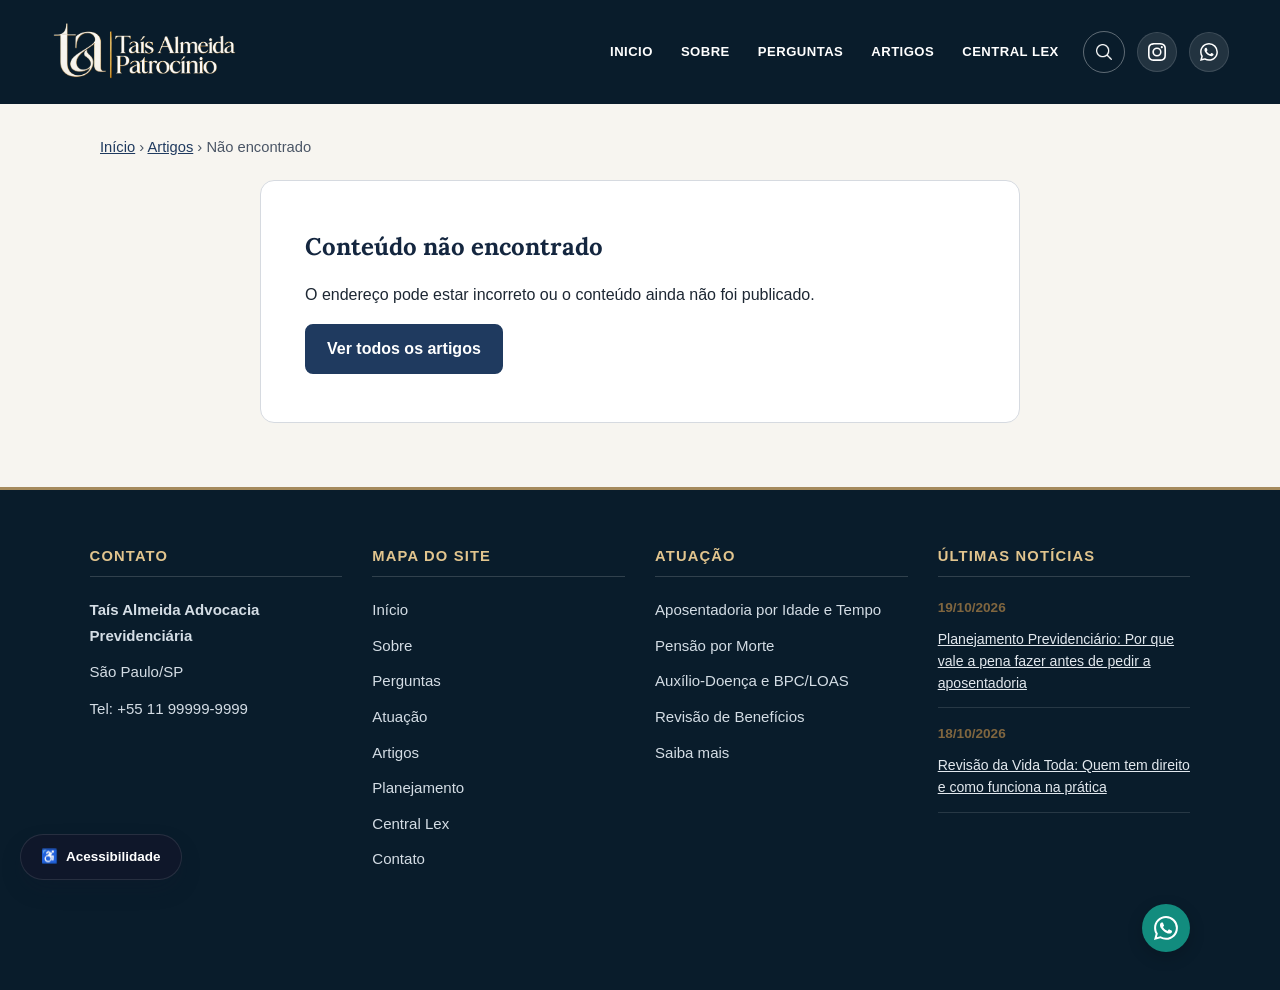
<file: Html/artigo.html>
<!DOCTYPE html>
<html lang="pt-BR">
<head>
    <meta charset="UTF-8">
    <meta name="viewport" content="width=device-width, initial-scale=1.0">
    <title>Artigo | Taís Almeida Advocacia Previdenciária</title>
    <meta name="description" content="Artigo sobre direito previdenciário.">
    <link rel="stylesheet" href="../CSS/style.css">
    <link rel="stylesheet" href="../CSS/global.css">
    <link rel="stylesheet" href="../CSS/header.css">
    <link rel="stylesheet" href="../CSS/footer.css">
    <link rel="stylesheet" href="../CSS/noticias.css">
    <link rel="stylesheet" href="../Acessibilidade.css/acessibilidade.css">
    <link rel="stylesheet" href="../CSS/lex-comum.css">
    <link rel="stylesheet" href="../CSS/artigos.css">
    <link rel="preconnect" href="https://fonts.googleapis.com">
    <link rel="preconnect" href="https://fonts.gstatic.com" crossorigin>
    <link href="https://fonts.googleapis.com/css2?family=Lora:ital,wght@0,400..700;1,400..700&display=swap" rel="stylesheet">
</head>
<body data-raiz="../">
    <header class="Navegação">
        <img class="Logo" src="../imagens/logo melhor.png" alt="Logo Taís Almeida Advocacia">
      
        <nav>
            <div class="card">
                <a href="../index.html">INICIO</a>
                <a href="../Sobre.html">SOBRE</a>
                <a href="../Perguntas.html">PERGUNTAS</a>
                <a href="../ArtigosHtml/artigos.html">ARTIGOS</a>
                <a href="../CentralLex/central.html">CENTRAL LEX</a>
            </div>

            <div class="buscar" role="button" aria-label="Buscar"> 
                <img src="../Imagens/icons8-search-30.png" alt="">
            </div>            
 
            <a href="https://www.instagram.com/taisalmeidapatrocinio.adv/"
            class="socialContainer containerOne"
            aria-label="Instagram"
            target="_blank"
            rel="noopener noreferrer">

            <svg class="socialSvg instagramSvg" viewBox="0 0 16 16">
            <path d="M8 0C5.829 0 5.556.01 4.703.048 3.85.088 3.269.222 2.76.42a3.917 3.917 0 0 0-1.417.923A3.927 3.927 0 0 0 .42 2.76C.222 3.268.087 3.85.048 4.7.01 5.555 0 5.827 0 8.001c0 2.172.01 2.444.048 3.297.04.852.174 1.433.372 1.942.205.526.478.972.923 1.417.444.445.89.719 1.416.923.51.198 1.09.333 1.942.372C5.555 15.99 5.827 16 8 16s2.444-.01 3.298-.048c.851-.04 1.434-.174 1.943-.372a3.916 3.916 0 0 0 1.416-.923c.445-.445.718-.891.923-1.417.197-.509.332-1.09.372-1.942C15.99 10.445 16 10.173 16 8s-.01-2.445-.048-3.299c-.04-.851-.175-1.433-.372-1.941a3.926 3.926 0 0 0-.923-1.417A3.911 3.911 0 0 0 13.24.42c-.51-.198-1.092-.333-1.943-.372C10.443.01 10.172 0 7.998 0h.003zm-.717 1.442h.718c2.136 0 2.389.007 3.232.046.78.035 1.204.166 1.486.275.373.145.64.319.92.599.28.28.453.546.598.92.11.281.24.705.275 1.485.039.843.047 1.096.047 3.231s-.008 2.389-.047 3.232c-.035.78-.166 1.203-.275 1.485a2.47 2.47 0 0 1-.599.919c-.28.28-.546.453-.92.598-.28.11-.704.24-1.485.276-.843.038-1.096.047-3.232.047s-2.39-.009-3.233-.047c-.78-.036-1.203-.166-1.485-.276a2.478 2.478 0 0 1-.92-.598 2.48 2.48 0 0 1-.6-.92c-.109-.281-.24-.705-.275-1.485-.038-.843-.046-1.096-.046-3.233 0-2.136.008-2.388.046-3.231.036-.78.166-1.204.276-1.486.145-.373.319-.64.599-.92.28-.28.546-.453.92-.598.282-.11.705-.24 1.485-.276.738-.034 1.024-.044 2.515-.045v.002zm4.988 1.328a.96.96 0 1 0 0 1.92.96.96 0 0 0 0-1.92zm-4.27 1.122a4.109 4.109 0 1 0 0 8.217 4.109 4.109 0 0 0 0-8.217zm0 1.441a2.667 2.667 0 1 1 0 5.334 2.667 2.667 0 0 1 0-5.334z"></path>
            </svg>
            </a>
            
            
            <a href="https://wa.me/5511918598711"
            class="socialContainer containerFour"
            aria-label="WhatsApp"
            target="_blank"
            rel="noopener noreferrer">

            <svg class="socialSvg whatsappSvg" viewBox="0 0 16 16">
                <path d="M13.601 2.326A7.854 7.854 0 0 0 7.994 0C3.627 0 .068 3.558.064 7.926c0 1.399.366 2.76 1.057 3.965L0 16l4.204-1.102a7.933 7.933 0 0 0 3.79.965h.004c4.368 0 7.926-3.558 7.93-7.93A7.898 7.898 0 0 0 13.6 2.326zM7.994 14.521a6.573 6.573 0 0 1-3.356-.92l-.24-.144-2.494.654.666-2.433-.156-.251a6.56 6.56 0 0 1-1.007-3.505c0-3.626 2.957-6.584 6.591-6.584a6.56 6.56 0 0 1 4.66 1.931 6.557 6.557 0 0 1 1.928 4.66c-.004 3.639-2.961 6.592-6.592 6.592zm3.615-4.934c-.197-.099-1.17-.578-1.353-.646-.182-.065-.315-.099-.445.099-.133.197-.513.646-.627.775-.114.133-.232.148-.43.05-.197-.1-.836-.308-1.592-.985-.59-.525-.985-1.175-1.103-1.372-.114-.198-.011-.304.088-.403.087-.088.197-.232.296-.346.1-.114.133-.198.198-.33.065-.134.034-.248-.015-.347-.05-.099-.445-1.076-.612-1.47-.16-.389-.323-.335-.445-.34-.114-.007-.247-.007-.38-.007a.729.729 0 0 0-.529.247c-.182.198-.691.677-.691 1.654 0 .977.71 1.916.81 2.049.098.133 1.394 2.132 3.383 2.992.47.205.84.326 1.129.418.475.152.904.129 1.246.08.38-.058 1.171-.48 1.338-.943.164-.464.164-.86.114-.943-.049-.084-.182-.133-.38-.232z"></path>
            </svg>

    </a>
        </nav> 
    </header>

    <main id="conteudo-principal" class="pagina-lex pagina-artigos">
        <div class="lex-miolo">
            <nav class="trilha" aria-label="Você está em">
                <a href="../index.html">Início</a> &rsaquo;
                <a href="artigos.html">Artigos</a> &rsaquo;
                <span id="trilha-atual">Artigo</span>
            </nav>

            <article id="artigo-conteudo" class="artigo"><p>Carregando…</p></article>
            <noscript><p class="vazio">Ative o JavaScript do navegador para ler este conteúdo.</p></noscript>

            <aside id="artigo-relacionados" class="artigo-relacionados nao-imprimir" hidden>
                <h2>Leia também</h2>
                <div id="relacionados-grade" class="noticias-grid"></div>
            </aside>
        </div>
    </main>

    <footer id="contato">
        <div class="footer-coluna contato-info">
            <h3>Contato</h3>
            <p><strong>Taís Almeida Advocacia Previdenciária</strong></p>
            <p>São Paulo/SP</p>
            <p>Tel: +55 11 99999-9999</p>
        </div>

        <div class="footer-coluna mapa">
            <h3>Mapa do site</h3>
            <ul>
                <li><a href="../index.html#inicio">Início</a></li>
                <li><a href="../Sobre.html">Sobre</a></li>
                <li><a href="../Perguntas.html">Perguntas</a></li>
                <li><a href="../index.html#atuacao">Atuação</a></li>
                <li><a href="../ArtigosHtml/artigos.html">Artigos</a></li>
                <li><a href="../PlanejamentosHtml/planejamentos.html">Planejamento</a></li>
                <li><a href="../CentralLex/central.html">Central Lex</a></li>
                <li><a href="#contato">Contato</a></li>
            </ul>
        </div>

        <div class="footer-coluna atuacao">
            <h3>Atuação</h3>
            <ul>
                <li><span>Aposentadoria por Idade e Tempo</span></li>
                <li><span>Pensão por Morte</span></li>
                <li><span>Auxílio-Doença e BPC/LOAS</span></li>
                <li><span>Revisão de Benefícios</span></li>
                <li><a href="../PlanejamentosHtml/planejamentos.html">Saiba mais</a></li>
            </ul>
        </div>

        <div class="footer-coluna noticias">
            <h3>Últimas notícias</h3>
            <div data-auto="rodape"></div>
        </div>

        <a class="Btn" href="https://wa.me/5511918598711" aria-label="Conversar pelo WhatsApp" target="_blank" rel="noopener noreferrer">
            <div class="sign">
                <svg class="socialSvg whatsappSvg" viewBox="0 0 16 16">
                    <path d="M13.601 2.326A7.854 7.854 0 0 0 7.994 0C3.627 0 .068 3.558.064 7.926c0 1.399.366 2.76 1.057 3.965L0 16l4.204-1.102a7.933 7.933 0 0 0 3.79.965h.004c4.368 0 7.926-3.558 7.93-7.93A7.898 7.898 0 0 0 13.6 2.326zM7.994 14.521a6.573 6.573 0 0 1-3.356-.92l-.24-.144-2.494.654.666-2.433-.156-.251a6.56 6.56 0 0 1-1.007-3.505c0-3.626 2.957-6.584 6.591-6.584a6.56 6.56 0 0 1 4.66 1.931 6.557 6.557 0 0 1 1.928 4.66c-.004 3.639-2.961 6.592-6.592 6.592zm3.615-4.934c-.197-.099-1.17-.578-1.353-.646-.182-.065-.315-.099-.445.099-.133.197-.513.646-.627.775-.114.133-.232.148-.43.05-.197-.1-.836-.308-1.592-.985-.59-.525-.985-1.175-1.103-1.372-.114-.198-.011-.304.088-.403.087-.088.197-.232.296-.346.1-.114.133-.198.198-.33.065-.134.034-.248-.015-.347-.05-.099-.445-1.076-.612-1.47-.16-.389-.323-.335-.445-.34-.114-.007-.247-.007-.38-.007a.729.729 0 0 0-.529.247c-.182.198-.691.677-.691 1.654 0 .977.71 1.916.81 2.049.098.133 1.394 2.132 3.383 2.992.47.205.84.326 1.129.418.475.152.904.129 1.246.08.38-.058 1.171-.48 1.338-.943.164-.464.164-.86.114-.943-.049-.084-.182-.133-.38-.232z"></path>
                </svg>
            </div>
            <div class="text">Whatsapp</div>
        </a>

        

<!-- Acessibilidade LexWeb -->
<section class="lex-acessibilidade" aria-labelledby="titulo-acessibilidade">
    <div class="lex-acessibilidade-intro">
        <h2 id="titulo-acessibilidade">Acessibilidade</h2>
        <p>Personalize sua experiência de navegação.</p>
    </div>

    <div class="lex-acessibilidade-botoes">
        <button type="button" class="lex-ac-btn"
            data-acao="diminuir" aria-label="Diminuir tamanho do texto"
            title="Diminuir fonte">
            <span class="lex-ac-icone" aria-hidden="true">A−</span>
            <span>Diminuir fonte</span>
        </button>

        <button type="button" class="lex-ac-btn"
            data-acao="normal" aria-label="Restaurar tamanho normal do texto"
            title="Restaurar fonte">
            <span class="lex-ac-icone" aria-hidden="true">A</span>
            <span>Fonte normal</span>
        </button>

        <button type="button" class="lex-ac-btn"
            data-acao="aumentar" aria-label="Aumentar tamanho do texto"
            title="Aumentar fonte">
            <span class="lex-ac-icone" aria-hidden="true">A+</span>
            <span>Aumentar fonte</span>
        </button>

        <button type="button" class="lex-ac-btn"
            data-acao="noturno" aria-pressed="false">
            <span class="lex-ac-icone" aria-hidden="true">◐</span>
            <span>Modo noturno</span>
        </button>

        <button type="button" class="lex-ac-btn"
            data-acao="contraste" aria-pressed="false">
            <span class="lex-ac-icone" aria-hidden="true">◑</span>
            <span>Alto contraste</span>
        </button>

        <button type="button" class="lex-ac-btn"
            data-acao="espacamento" aria-pressed="false">
            <span class="lex-ac-icone" aria-hidden="true">≡</span>
            <span>Espaçamento</span>
        </button>

        <button type="button" class="lex-ac-btn"
            data-acao="links" aria-pressed="false">
            <span class="lex-ac-icone" aria-hidden="true">↗</span>
            <span>Destacar links</span>
        </button>

        <button type="button" class="lex-ac-btn"
            data-acao="ler" aria-label="Ler o conteúdo da página">
            <span class="lex-ac-icone" aria-hidden="true">♫</span>
            <span>Ler página</span>
        </button>

        <button type="button" class="lex-ac-btn"
            data-acao="parar" aria-label="Parar leitura da página">
            <span class="lex-ac-icone" aria-hidden="true">■</span>
            <span>Parar leitura</span>
        </button>

        <button type="button" class="lex-ac-restaurar"
            data-acao="restaurar">
            Restaurar configurações
        </button>
    </div>

    <p class="lex-ac-status" id="lex-ac-status"
       role="status" aria-live="polite"></p>
</section>



    </footer>

    <script src="../javascript/conteudo.js"></script>
    <script src="../javascript/lex-logica.js"></script>
    <script src="../javascript/site.js"></script>
    <script src="../javascript/artigos.js"></script>
    <script src="../javascript/acessibilidade.js"></script>
</body>
</html>
</file>
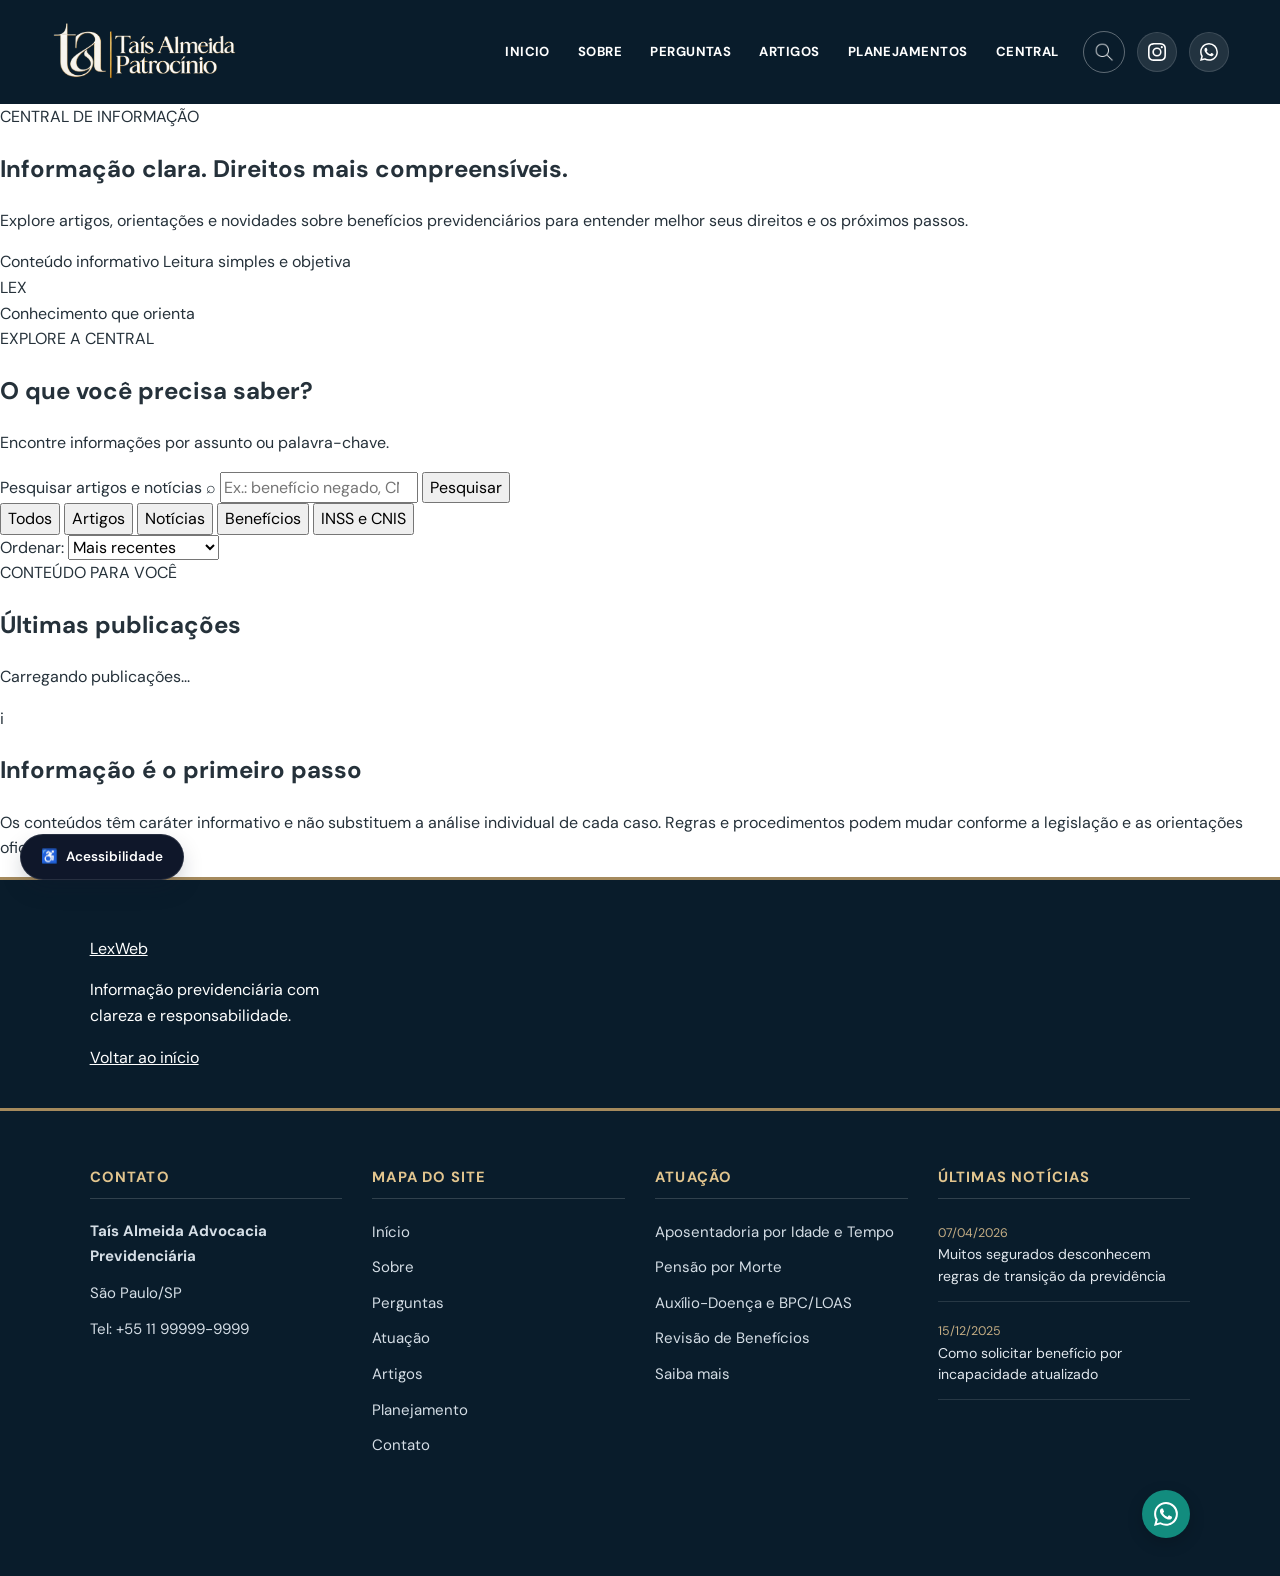
<file: Html/artigos-SPROA.html>
<!DOCTYPE html>
<html lang="pt-BR">
<head>
    <meta charset="UTF-8">
    <meta name="viewport" content="width=device-width, initial-scale=1.0">

    <meta name="description"
          content="Artigos, notícias e informações sobre direitos previdenciários, benefícios do INSS e planejamento.">

    <meta name="theme-color" content="#091c2b">

    <title>Central Lex | Artigos e Notícias</title>

    <!-- Fontes -->
    <link rel="preconnect" href="https://fonts.googleapis.com">
    <link rel="preconnect" href="https://fonts.gstatic.com" crossorigin>
    <link href="https://fonts.googleapis.com/css2?family=DM+Sans:wght@400;500;600;700&family=Lora:wght@400;500;600;700&display=swap"
          rel="stylesheet">

    <!-- CSS compartilhado do projeto -->
    <link rel="stylesheet" href="../CSS/global.css">
    <link rel="stylesheet" href="../CSS/header.css">
    <link rel="stylesheet" href="../CSS/footer.css">
    <link rel="stylesheet" href="../CSS/style.css">
    <link rel="stylesheet" href="../Acessibilidade.css/acessibilidade.css">

    <!-- CSS específico da Central Lex -->
    <link rel="stylesheet" href="../CSS/artigos.css">

    <script src="../javascript/artigos.js" defer></script>
</head>




<body data-raiz="../">

    <header class="Navegação">
        <img class="Logo" src="../imagens/logo melhor.png" alt="Logo Taís Almeida Advocacia">
      
        <nav>
            <div class="card">
                <a href="../index.html">INICIO</a>
                <a href="Sobre.html">SOBRE</a>
                <a href="Perguntas.html">PERGUNTAS</a>
                <a href="artigos.html">ARTIGOS</a>
                <a href="planejamentos.html">PLANEJAMENTOS</a>
                <a href="central.html">CENTRAL</a>
            </div>
            <div class="buscar" role="button" aria-label="Buscar"> 
                <img src="../Imagens/icons8-search-24.png" alt="">
            </div>            
 
            <a href="#" class="socialContainer containerOne" aria-label="Instagram">
                <svg class="socialSvg instagramSvg" viewBox="0 0 16 16"> 
                    <path d="M8 0C5.829 0 5.556.01 4.703.048 3.85.088 3.269.222 2.76.42a3.917 3.917 0 0 0-1.417.923A3.927 3.927 0 0 0 .42 2.76C.222 3.268.087 3.85.048 4.7.01 5.555 0 5.827 0 8.001c0 2.172.01 2.444.048 3.297.04.852.174 1.433.372 1.942.205.526.478.972.923 1.417.444.445.89.719 1.416.923.51.198 1.09.333 1.942.372C5.555 15.99 5.827 16 8 16s2.444-.01 3.298-.048c.851-.04 1.434-.174 1.943-.372a3.916 3.916 0 0 0 1.416-.923c.445-.445.718-.891.923-1.417.197-.509.332-1.09.372-1.942C15.99 10.445 16 10.173 16 8s-.01-2.445-.048-3.299c-.04-.851-.175-1.433-.372-1.941a3.926 3.926 0 0 0-.923-1.417A3.911 3.911 0 0 0 13.24.42c-.51-.198-1.092-.333-1.943-.372C10.443.01 10.172 0 7.998 0h.003zm-.717 1.442h.718c2.136 0 2.389.007 3.232.046.78.035 1.204.166 1.486.275.373.145.64.319.92.599.28.28.453.546.598.92.11.281.24.705.275 1.485.039.843.047 1.096.047 3.231s-.008 2.389-.047 3.232c-.035.78-.166 1.203-.275 1.485a2.47 2.47 0 0 1-.599.919c-.28.28-.546.453-.92.598-.28.11-.704.24-1.485.276-.843.038-1.096.047-3.232.047s-2.39-.009-3.233-.047c-.78-.036-1.203-.166-1.485-.276a2.478 2.478 0 0 1-.92-.598 2.48 2.48 0 0 1-.6-.92c-.109-.281-.24-.705-.275-1.485-.038-.843-.046-1.096-.046-3.233 0-2.136.008-2.388.046-3.231.036-.78.166-1.204.276-1.486.145-.373.319-.64.599-.92.28-.28.546-.453.92-.598.282-.11.705-.24 1.485-.276.738-.034 1.024-.044 2.515-.045v.002zm4.988 1.328a.96.96 0 1 0 0 1.92.96.96 0 0 0 0-1.92zm-4.27 1.122a4.109 4.109 0 1 0 0 8.217 4.109 4.109 0 0 0 0-8.217zm0 1.441a2.667 2.667 0 1 1 0 5.334 2.667 2.667 0 0 1 0-5.334z"></path> 
                </svg>
            </a>
            
            <a href="#" class="socialContainer containerFour" aria-label="WhatsApp">
                <svg class="socialSvg whatsappSvg" viewBox="0 0 16 16"> 
                    <path d="M13.601 2.326A7.854 7.854 0 0 0 7.994 0C3.627 0 .068 3.558.064 7.926c0 1.399.366 2.76 1.057 3.965L0 16l4.204-1.102a7.933 7.933 0 0 0 3.79.965h.004c4.368 0 7.926-3.558 7.93-7.93A7.898 7.898 0 0 0 13.6 2.326zM7.994 14.521a6.573 6.573 0 0 1-3.356-.92l-.24-.144-2.494.654.666-2.433-.156-.251a6.56 6.56 0 0 1-1.007-3.505c0-3.626 2.957-6.584 6.591-6.584a6.56 6.56 0 0 1 4.66 1.931 6.557 6.557 0 0 1 1.928 4.66c-.004 3.639-2.961 6.592-6.592 6.592zm3.615-4.934c-.197-.099-1.17-.578-1.353-.646-.182-.065-.315-.099-.445.099-.133.197-.513.646-.627.775-.114.133-.232.148-.43.05-.197-.1-.836-.308-1.592-.985-.59-.525-.985-1.175-1.103-1.372-.114-.198-.011-.304.088-.403.087-.088.197-.232.296-.346.1-.114.133-.198.198-.33.065-.134.034-.248-.015-.347-.05-.099-.445-1.076-.612-1.47-.16-.389-.323-.335-.445-.34-.114-.007-.247-.007-.38-.007a.729.729 0 0 0-.529.247c-.182.198-.691.677-.691 1.654 0 .977.71 1.916.81 2.049.098.133 1.394 2.132 3.383 2.992.47.205.84.326 1.129.418.475.152.904.129 1.246.08.38-.058 1.171-.48 1.338-.943.164-.464.164-.86.114-.943-.049-.084-.182-.133-.38-.232z"></path> 
                </svg>
            </a>
        </nav> 
    </header>

    <main class="central-lex">

        <!-- APRESENTAÇÃO -->
        <section class="central-hero">
            <div class="central-container">

                <div class="central-hero__conteudo">
                    <span class="central-eyebrow">
                        CENTRAL DE INFORMAÇÃO
                    </span>

                    <h1>
                        Informação clara.
                        <span>Direitos mais compreensíveis.</span>
                    </h1>

                    <p>
                        Explore artigos, orientações e novidades sobre
                        benefícios previdenciários para entender melhor
                        seus direitos e os próximos passos.
                    </p>

                    <div class="central-hero__detalhes">
                        <span>
                            <span class="ponto-azul"></span>
                            Conteúdo informativo
                        </span>
                        <span>
                            Leitura simples e objetiva
                        </span>
                    </div>
                </div>

                <div class="central-hero__visual" aria-hidden="true">
                    <div class="documento-visual">
                        <span class="documento-visual__selo">LEX</span>
                        <div class="documento-visual__linha documento-visual__linha--longa"></div>
                        <div class="documento-visual__linha"></div>
                        <div class="documento-visual__linha documento-visual__linha--media"></div>
                        <div class="documento-visual__linha"></div>
                        <div class="documento-visual__linha documento-visual__linha--curta"></div>
                        <div class="documento-visual__assinatura"></div>
                    </div>
                    <span class="visual-selo">Conhecimento que orienta</span>
                </div>

            </div>
        </section>

        <!-- PESQUISA E FILTROS -->
        <section class="central-busca" aria-label="Pesquisar publicações">
            <div class="central-container">

                <div class="central-busca__topo">
                    <div>
                        <span class="central-eyebrow">EXPLORE A CENTRAL</span>
                        <h2>O que você precisa saber?</h2>
                    </div>
                    <p>Encontre informações por assunto ou palavra-chave.</p>
                </div>

                <form class="pesquisa-form" id="form-pesquisa" role="search">
                    <label class="visualmente-oculto" for="campo-pesquisa">
                        Pesquisar artigos e notícias
                    </label>

                    <span class="pesquisa-icone" aria-hidden="true">⌕</span>

                    <input
                        type="search"
                        id="campo-pesquisa"
                        name="q"
                        placeholder="Ex.: benefício negado, CNIS, aposentadoria..."
                        autocomplete="off">

                    <button type="submit">Pesquisar</button>
                </form>

                <div class="central-filtros">
                    <div class="filtros-lista" id="filtros-categorias"
                         aria-label="Filtrar por categoria">

                        <button class="filtro-btn ativo"
                                type="button"
                                data-categoria="todos"
                                aria-pressed="true">
                            Todos
                        </button>

                        <button class="filtro-btn"
                                type="button"
                                data-categoria="artigo"
                                aria-pressed="false">
                            Artigos
                        </button>

                        <button class="filtro-btn"
                                type="button"
                                data-categoria="noticia"
                                aria-pressed="false">
                            Notícias
                        </button>

                        <button class="filtro-btn"
                                type="button"
                                data-categoria="beneficios"
                                aria-pressed="false">
                            Benefícios
                        </button>

                        <button class="filtro-btn"
                                type="button"
                                data-categoria="inss"
                                aria-pressed="false">
                            INSS e CNIS
                        </button>
                    </div>

                    <div class="filtro-ordenacao">
                        <label for="ordenacao">Ordenar:</label>
                        <select id="ordenacao">
                            <option value="recentes">Mais recentes</option>
                            <option value="antigos">Mais antigos</option>
                            <option value="titulo">Ordem alfabética</option>
                        </select>
                    </div>
                </div>

            </div>
        </section>

        <!-- CONTEÚDO DINÂMICO -->
        <section class="central-conteudo" aria-labelledby="titulo-publicacoes">
            <div class="central-container">

                <div class="central-lista__cabecalho">
                    <div>
                        <span class="central-eyebrow">CONTEÚDO PARA VOCÊ</span>
                        <h2 id="titulo-publicacoes">Últimas publicações</h2>
                    </div>

                    <p id="contador-resultados" aria-live="polite">
                        Carregando publicações...
                    </p>
                </div>

                <!-- Destaque criado pelo JavaScript -->
                <div id="artigo-destaque"></div>

                <!-- Grade de artigos criada pelo JavaScript -->
                <div class="artigos-grid" id="lista-artigos"></div>

                <!-- Nenhum resultado -->
                <div class="pesquisa-vazia" id="pesquisa-vazia" hidden>
                    <span aria-hidden="true">⌕</span>
                    <h3>Nenhum conteúdo encontrado</h3>
                    <p>
                        Tente pesquisar com outras palavras ou escolha
                        uma categoria diferente.
                    </p>
                    <button type="button" id="limpar-pesquisa">
                        Limpar pesquisa
                    </button>
                </div>

            </div>
        </section>

        <!-- AVISO INFORMATIVO -->
        <section class="central-aviso">
            <div class="central-container central-aviso__conteudo">
                <span class="central-aviso__icone" aria-hidden="true">i</span>
                <div>
                    <h2>Informação é o primeiro passo</h2>
                    <p>
                        Os conteúdos têm caráter informativo e não substituem
                        a análise individual de cada caso. Regras e procedimentos
                        podem mudar conforme a legislação e as orientações oficiais.
                    </p>
                </div>
            </div>
        </section>

    </main>

    <!-- RODAPÉ -->
    <footer class="lex-footer">
        <div class="central-container lex-footer__conteudo">
            <a href="../index.html" class="lex-footer__marca">LexWeb</a>
            <p>Informação previdenciária com clareza e responsabilidade.</p>
            <a href="../index.html">Voltar ao início</a>
        </div>
    </footer>

    <!-- JANELA PARA LEITURA DO ARTIGO -->
    <dialog class="artigo-dialog" id="artigo-dialog"
            aria-labelledby="dialog-titulo">

        <div class="artigo-dialog__topo">
            <span class="central-eyebrow">CENTRAL LEX</span>
            <button type="button"
                    id="fechar-dialog"
                    class="dialog-fechar"
                    aria-label="Fechar artigo">
                ×
            </button>
        </div>

        <div class="artigo-dialog__conteudo" id="dialog-conteudo">
            <!-- Conteúdo inserido pelo JavaScript -->
        </div>

        <div class="artigo-dialog__rodape">
            <button type="button" id="fechar-dialog-final">
                Fechar leitura
            </button>
        </div>

    </dialog>

    
    <footer id="contato">
        <div class="footer-coluna contato-info">
            <h3>Contato</h3>
            <p><strong>Taís Almeida Advocacia Previdenciária</strong></p>
            <p>São Paulo/SP</p>
            <p>Tel: +55 11 99999-9999</p>
        </div>

        <div class="footer-coluna mapa">
            <h3>Mapa do site</h3>
            <ul>
                <li><a href="#inicio">Início</a></li>
                <li><a href="Sobre.html">Sobre</a></li>
                <li><a href="Perguntas.html">Perguntas</a></li>
                <li><a href="#atuacao">Atuação</a></li>
                <li><a href="#artigos">Artigos</a></li>
                <li><a href="PlanejamentosHtml/planejamentos.html">Planejamento</a></li>
                <li><a href="#contato">Contato</a></li>
            </ul>
        </div>

        <div class="footer-coluna atuacao">
            <h3>Atuação</h3>
            <ul>
                <li><span>Aposentadoria por Idade e Tempo</span></li>
                <li><span>Pensão por Morte</span></li>
                <li><span>Auxílio-Doença e BPC/LOAS</span></li>
                <li><span>Revisão de Benefícios</span></li>
                <li><a href="PlanejamentosHtml/planejamentos.html">Saiba mais</a></li>
            </ul>
        </div>

        <div class="footer-coluna noticias">
            <h3>Últimas notícias</h3>
            <div class="noticia-item">
                <span class="data-noticia">07/04/2026</span>
                <p>Muitos segurados desconhecem regras de transição da previdência</p>
            </div>
            <div class="noticia-item">
                <span class="data-noticia">15/12/2025</span>
                <p>Como solicitar benefício por incapacidade atualizado</p>
            </div>
        </div>

        <a class="Btn" href="https://wa.me/5511918598711" aria-label="Conversar pelo WhatsApp" target="_blank" rel="noopener noreferrer">
            <div class="sign">
                <svg class="socialSvg whatsappSvg" viewBox="0 0 16 16">
                    <path d="M13.601 2.326A7.854 7.854 0 0 0 7.994 0C3.627 0 .068 3.558.064 7.926c0 1.399.366 2.76 1.057 3.965L0 16l4.204-1.102a7.933 7.933 0 0 0 3.79.965h.004c4.368 0 7.926-3.558 7.93-7.93A7.898 7.898 0 0 0 13.6 2.326zM7.994 14.521a6.573 6.573 0 0 1-3.356-.92l-.24-.144-2.494.654.666-2.433-.156-.251a6.56 6.56 0 0 1-1.007-3.505c0-3.626 2.957-6.584 6.591-6.584a6.56 6.56 0 0 1 4.66 1.931 6.557 6.557 0 0 1 1.928 4.66c-.004 3.639-2.961 6.592-6.592 6.592zm3.615-4.934c-.197-.099-1.17-.578-1.353-.646-.182-.065-.315-.099-.445.099-.133.197-.513.646-.627.775-.114.133-.232.148-.43.05-.197-.1-.836-.308-1.592-.985-.59-.525-.985-1.175-1.103-1.372-.114-.198-.011-.304.088-.403.087-.088.197-.232.296-.346.1-.114.133-.198.198-.33.065-.134.034-.248-.015-.347-.05-.099-.445-1.076-.612-1.47-.16-.389-.323-.335-.445-.34-.114-.007-.247-.007-.38-.007a.729.729 0 0 0-.529.247c-.182.198-.691.677-.691 1.654 0 .977.71 1.916.81 2.049.098.133 1.394 2.132 3.383 2.992.47.205.84.326 1.129.418.475.152.904.129 1.246.08.38-.058 1.171-.48 1.338-.943.164-.464.164-.86.114-.943-.049-.084-.182-.133-.38-.232z"></path>
                </svg>
            </div>
            <div class="text">Whatsapp</div>
        </a>

        

<!-- Acessibilidade LexWeb -->
<section class="lex-acessibilidade" aria-labelledby="titulo-acessibilidade">
    <div class="lex-acessibilidade-intro">
        <h2 id="titulo-acessibilidade">Acessibilidade</h2>
        <p>Personalize sua experiência de navegação.</p>
    </div>

    <div class="lex-acessibilidade-botoes">
        <button type="button" class="lex-ac-btn"
            data-acao="diminuir" aria-label="Diminuir tamanho do texto"
            title="Diminuir fonte">
            <span class="lex-ac-icone" aria-hidden="true">A−</span>
            <span>Diminuir fonte</span>
        </button>

        <button type="button" class="lex-ac-btn"
            data-acao="normal" aria-label="Restaurar tamanho normal do texto"
            title="Restaurar fonte">
            <span class="lex-ac-icone" aria-hidden="true">A</span>
            <span>Fonte normal</span>
        </button>

        <button type="button" class="lex-ac-btn"
            data-acao="aumentar" aria-label="Aumentar tamanho do texto"
            title="Aumentar fonte">
            <span class="lex-ac-icone" aria-hidden="true">A+</span>
            <span>Aumentar fonte</span>
        </button>

        <button type="button" class="lex-ac-btn"
            data-acao="noturno" aria-pressed="false">
            <span class="lex-ac-icone" aria-hidden="true">◐</span>
            <span>Modo noturno</span>
        </button>

        <button type="button" class="lex-ac-btn"
            data-acao="contraste" aria-pressed="false">
            <span class="lex-ac-icone" aria-hidden="true">◑</span>
            <span>Alto contraste</span>
        </button>

        <button type="button" class="lex-ac-btn"
            data-acao="espacamento" aria-pressed="false">
            <span class="lex-ac-icone" aria-hidden="true">≡</span>
            <span>Espaçamento</span>
        </button>

        <button type="button" class="lex-ac-btn"
            data-acao="links" aria-pressed="false">
            <span class="lex-ac-icone" aria-hidden="true">↗</span>
            <span>Destacar links</span>
        </button>

        <button type="button" class="lex-ac-btn"
            data-acao="ler" aria-label="Ler o conteúdo da página">
            <span class="lex-ac-icone" aria-hidden="true">♫</span>
            <span>Ler página</span>
        </button>

        <button type="button" class="lex-ac-btn"
            data-acao="parar" aria-label="Parar leitura da página">
            <span class="lex-ac-icone" aria-hidden="true">■</span>
            <span>Parar leitura</span>
        </button>

        <button type="button" class="lex-ac-restaurar"
            data-acao="restaurar">
            Restaurar configurações
        </button>
    </div>

    <p class="lex-ac-status" id="lex-ac-status"
       role="status" aria-live="polite"></p>
</section>



    </footer>
<script src="../javascript/acessibilidade.js"></script>

</body>
</html>
</file>
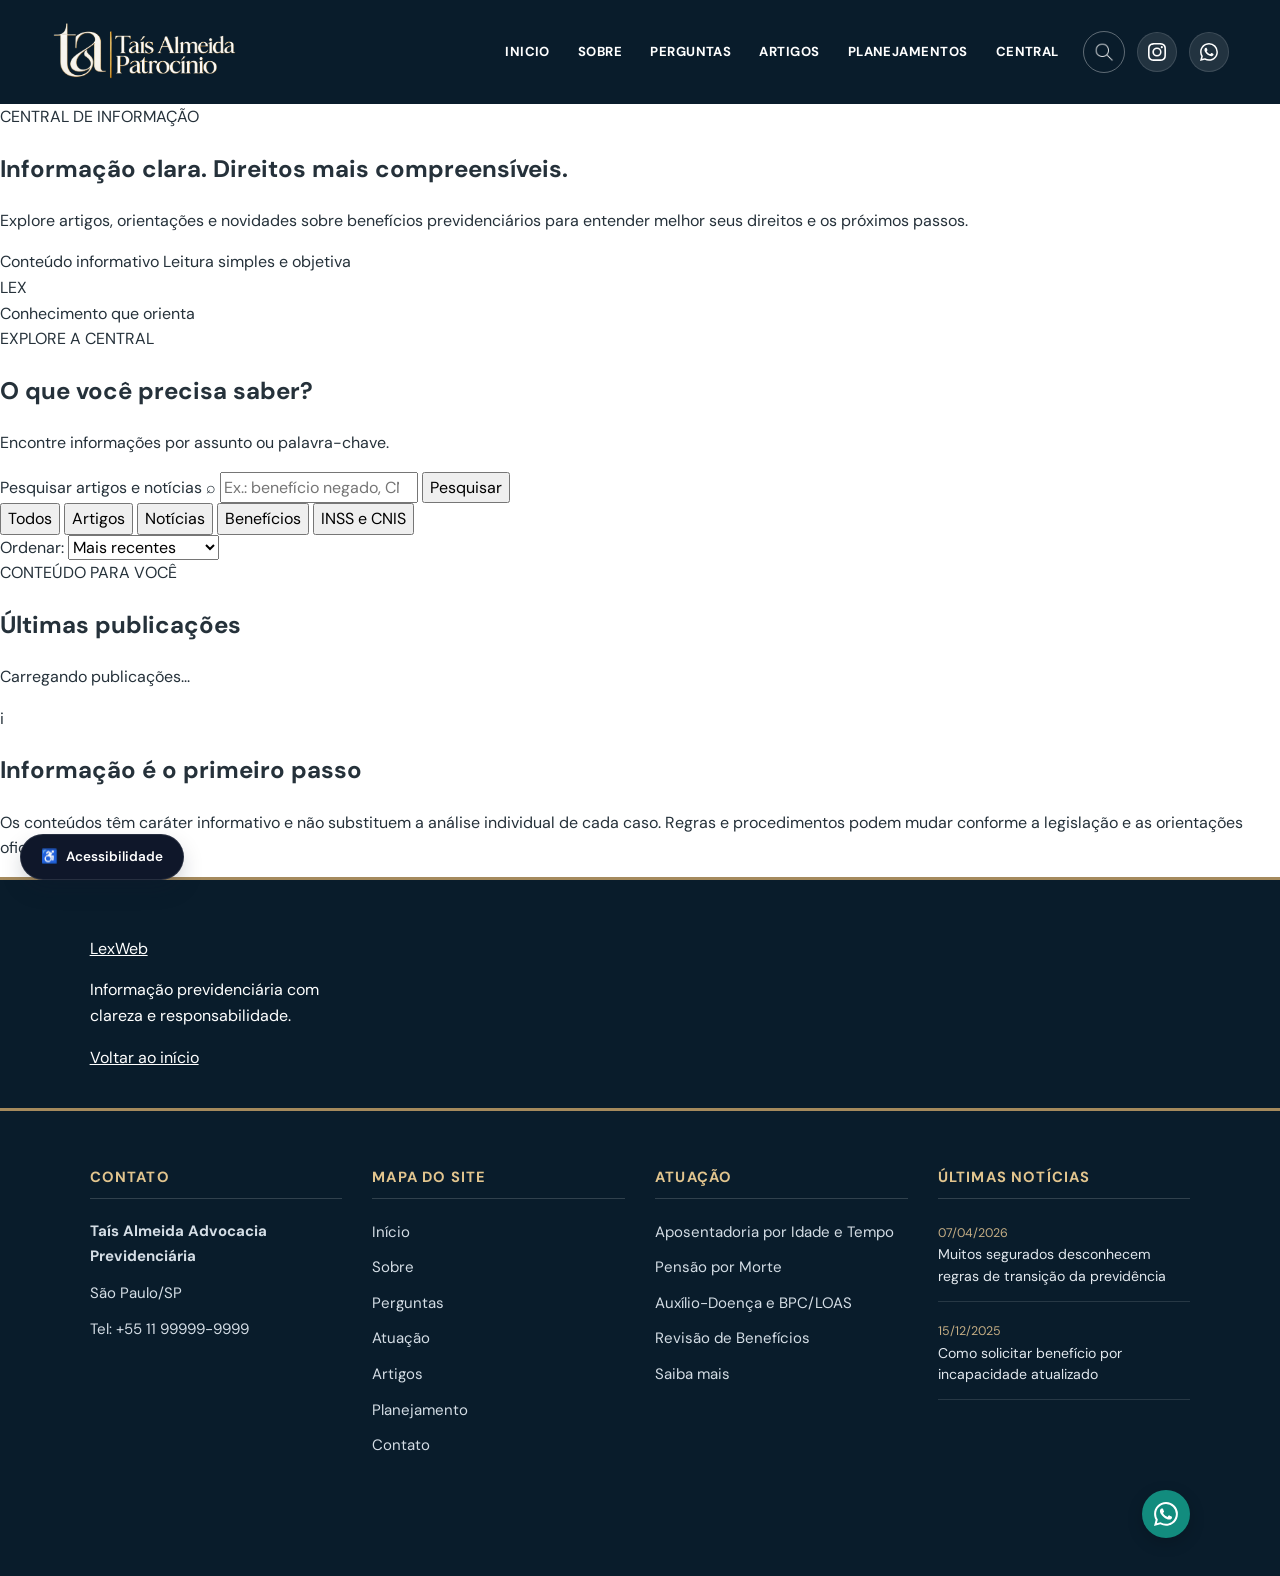
<file: Html/artigos.html>
<!DOCTYPE html>
<html lang="pt-BR">
<head>
    <meta charset="UTF-8">
    <meta name="viewport" content="width=device-width, initial-scale=1.0">

    <meta name="description"
          content="Artigos, notícias e informações sobre direitos previdenciários, benefícios do INSS e planejamento.">

    <meta name="theme-color" content="#091c2b">

    <title>Central Lex | Artigos e Notícias</title>

    <!-- Fontes -->
    <link rel="preconnect" href="https://fonts.googleapis.com">
    <link rel="preconnect" href="https://fonts.gstatic.com" crossorigin>
    <link href="https://fonts.googleapis.com/css2?family=DM+Sans:wght@400;500;600;700&family=Lora:wght@400;500;600;700&display=swap"
          rel="stylesheet">

    <!-- CSS compartilhado do projeto -->
    <link rel="stylesheet" href="../CSS/global.css">
    <link rel="stylesheet" href="../CSS/header.css">
    <link rel="stylesheet" href="../CSS/footer.css">
    <link rel="stylesheet" href="../CSS/style.css">
    <link rel="stylesheet" href="../Acessibilidade.css/acessibilidade.css">

    <!-- CSS específico da Central Lex -->
    <link rel="stylesheet" href="../CSS/artigos.css">

    <script src="../javascript/artigos.js" defer></script>
</head>




<body data-raiz="../">

    <header class="Navegação">
        <img class="Logo" src="../imagens/logo melhor.png" alt="Logo Taís Almeida Advocacia">
      
        <nav>
            <div class="card">
                <a href="../index.html">INICIO</a>
                <a href="Sobre.html">SOBRE</a>
                <a href="Perguntas.html">PERGUNTAS</a>
                <a href="artigos.html">ARTIGOS</a>
                <a href="planejamentos.html">PLANEJAMENTOS</a>
                <a href="central.html">CENTRAL</a>
            </div>
            <div class="buscar" role="button" aria-label="Buscar"> 
                <img src="../Imagens/icons8-search-24.png" alt="">
            </div>            
 
            <a href="#" class="socialContainer containerOne" aria-label="Instagram">
                <svg class="socialSvg instagramSvg" viewBox="0 0 16 16"> 
                    <path d="M8 0C5.829 0 5.556.01 4.703.048 3.85.088 3.269.222 2.76.42a3.917 3.917 0 0 0-1.417.923A3.927 3.927 0 0 0 .42 2.76C.222 3.268.087 3.85.048 4.7.01 5.555 0 5.827 0 8.001c0 2.172.01 2.444.048 3.297.04.852.174 1.433.372 1.942.205.526.478.972.923 1.417.444.445.89.719 1.416.923.51.198 1.09.333 1.942.372C5.555 15.99 5.827 16 8 16s2.444-.01 3.298-.048c.851-.04 1.434-.174 1.943-.372a3.916 3.916 0 0 0 1.416-.923c.445-.445.718-.891.923-1.417.197-.509.332-1.09.372-1.942C15.99 10.445 16 10.173 16 8s-.01-2.445-.048-3.299c-.04-.851-.175-1.433-.372-1.941a3.926 3.926 0 0 0-.923-1.417A3.911 3.911 0 0 0 13.24.42c-.51-.198-1.092-.333-1.943-.372C10.443.01 10.172 0 7.998 0h.003zm-.717 1.442h.718c2.136 0 2.389.007 3.232.046.78.035 1.204.166 1.486.275.373.145.64.319.92.599.28.28.453.546.598.92.11.281.24.705.275 1.485.039.843.047 1.096.047 3.231s-.008 2.389-.047 3.232c-.035.78-.166 1.203-.275 1.485a2.47 2.47 0 0 1-.599.919c-.28.28-.546.453-.92.598-.28.11-.704.24-1.485.276-.843.038-1.096.047-3.232.047s-2.39-.009-3.233-.047c-.78-.036-1.203-.166-1.485-.276a2.478 2.478 0 0 1-.92-.598 2.48 2.48 0 0 1-.6-.92c-.109-.281-.24-.705-.275-1.485-.038-.843-.046-1.096-.046-3.233 0-2.136.008-2.388.046-3.231.036-.78.166-1.204.276-1.486.145-.373.319-.64.599-.92.28-.28.546-.453.92-.598.282-.11.705-.24 1.485-.276.738-.034 1.024-.044 2.515-.045v.002zm4.988 1.328a.96.96 0 1 0 0 1.92.96.96 0 0 0 0-1.92zm-4.27 1.122a4.109 4.109 0 1 0 0 8.217 4.109 4.109 0 0 0 0-8.217zm0 1.441a2.667 2.667 0 1 1 0 5.334 2.667 2.667 0 0 1 0-5.334z"></path> 
                </svg>
            </a>
            
            <a href="#" class="socialContainer containerFour" aria-label="WhatsApp">
                <svg class="socialSvg whatsappSvg" viewBox="0 0 16 16"> 
                    <path d="M13.601 2.326A7.854 7.854 0 0 0 7.994 0C3.627 0 .068 3.558.064 7.926c0 1.399.366 2.76 1.057 3.965L0 16l4.204-1.102a7.933 7.933 0 0 0 3.79.965h.004c4.368 0 7.926-3.558 7.93-7.93A7.898 7.898 0 0 0 13.6 2.326zM7.994 14.521a6.573 6.573 0 0 1-3.356-.92l-.24-.144-2.494.654.666-2.433-.156-.251a6.56 6.56 0 0 1-1.007-3.505c0-3.626 2.957-6.584 6.591-6.584a6.56 6.56 0 0 1 4.66 1.931 6.557 6.557 0 0 1 1.928 4.66c-.004 3.639-2.961 6.592-6.592 6.592zm3.615-4.934c-.197-.099-1.17-.578-1.353-.646-.182-.065-.315-.099-.445.099-.133.197-.513.646-.627.775-.114.133-.232.148-.43.05-.197-.1-.836-.308-1.592-.985-.59-.525-.985-1.175-1.103-1.372-.114-.198-.011-.304.088-.403.087-.088.197-.232.296-.346.1-.114.133-.198.198-.33.065-.134.034-.248-.015-.347-.05-.099-.445-1.076-.612-1.47-.16-.389-.323-.335-.445-.34-.114-.007-.247-.007-.38-.007a.729.729 0 0 0-.529.247c-.182.198-.691.677-.691 1.654 0 .977.71 1.916.81 2.049.098.133 1.394 2.132 3.383 2.992.47.205.84.326 1.129.418.475.152.904.129 1.246.08.38-.058 1.171-.48 1.338-.943.164-.464.164-.86.114-.943-.049-.084-.182-.133-.38-.232z"></path> 
                </svg>
            </a>
        </nav> 
    </header>

    <main class="central-lex">

        <!-- APRESENTAÇÃO -->
        <section class="central-hero">
            <div class="central-container">

                <div class="central-hero__conteudo">
                    <span class="central-eyebrow">
                        CENTRAL DE INFORMAÇÃO
                    </span>

                    <h1>
                        Informação clara.
                        <span>Direitos mais compreensíveis.</span>
                    </h1>

                    <p>
                        Explore artigos, orientações e novidades sobre
                        benefícios previdenciários para entender melhor
                        seus direitos e os próximos passos.
                    </p>

                    <div class="central-hero__detalhes">
                        <span>
                            <span class="ponto-azul"></span>
                            Conteúdo informativo
                        </span>
                        <span>
                            Leitura simples e objetiva
                        </span>
                    </div>
                </div>

                <div class="central-hero__visual" aria-hidden="true">
                    <div class="documento-visual">
                        <span class="documento-visual__selo">LEX</span>
                        <div class="documento-visual__linha documento-visual__linha--longa"></div>
                        <div class="documento-visual__linha"></div>
                        <div class="documento-visual__linha documento-visual__linha--media"></div>
                        <div class="documento-visual__linha"></div>
                        <div class="documento-visual__linha documento-visual__linha--curta"></div>
                        <div class="documento-visual__assinatura"></div>
                    </div>
                    <span class="visual-selo">Conhecimento que orienta</span>
                </div>

            </div>
        </section>

        <!-- PESQUISA E FILTROS -->
        <section class="central-busca" aria-label="Pesquisar publicações">
            <div class="central-container">

                <div class="central-busca__topo">
                    <div>
                        <span class="central-eyebrow">EXPLORE A CENTRAL</span>
                        <h2>O que você precisa saber?</h2>
                    </div>
                    <p>Encontre informações por assunto ou palavra-chave.</p>
                </div>

                <form class="pesquisa-form" id="form-pesquisa" role="search">
                    <label class="visualmente-oculto" for="campo-pesquisa">
                        Pesquisar artigos e notícias
                    </label>

                    <span class="pesquisa-icone" aria-hidden="true">⌕</span>

                    <input
                        type="search"
                        id="campo-pesquisa"
                        name="q"
                        placeholder="Ex.: benefício negado, CNIS, aposentadoria..."
                        autocomplete="off">

                    <button type="submit">Pesquisar</button>
                </form>

                <div class="central-filtros">
                    <div class="filtros-lista" id="filtros-categorias"
                         aria-label="Filtrar por categoria">

                        <button class="filtro-btn ativo"
                                type="button"
                                data-categoria="todos"
                                aria-pressed="true">
                            Todos
                        </button>

                        <button class="filtro-btn"
                                type="button"
                                data-categoria="artigo"
                                aria-pressed="false">
                            Artigos
                        </button>

                        <button class="filtro-btn"
                                type="button"
                                data-categoria="noticia"
                                aria-pressed="false">
                            Notícias
                        </button>

                        <button class="filtro-btn"
                                type="button"
                                data-categoria="beneficios"
                                aria-pressed="false">
                            Benefícios
                        </button>

                        <button class="filtro-btn"
                                type="button"
                                data-categoria="inss"
                                aria-pressed="false">
                            INSS e CNIS
                        </button>
                    </div>

                    <div class="filtro-ordenacao">
                        <label for="ordenacao">Ordenar:</label>
                        <select id="ordenacao">
                            <option value="recentes">Mais recentes</option>
                            <option value="antigos">Mais antigos</option>
                            <option value="titulo">Ordem alfabética</option>
                        </select>
                    </div>
                </div>

            </div>
        </section>

        <!-- CONTEÚDO DINÂMICO -->
        <section class="central-conteudo" aria-labelledby="titulo-publicacoes">
            <div class="central-container">

                <div class="central-lista__cabecalho">
                    <div>
                        <span class="central-eyebrow">CONTEÚDO PARA VOCÊ</span>
                        <h2 id="titulo-publicacoes">Últimas publicações</h2>
                    </div>

                    <p id="contador-resultados" aria-live="polite">
                        Carregando publicações...
                    </p>
                </div>

                <!-- Destaque criado pelo JavaScript -->
                <div id="artigo-destaque"></div>

                <!-- Grade de artigos criada pelo JavaScript -->
                <div class="artigos-grid" id="lista-artigos"></div>

                <!-- Nenhum resultado -->
                <div class="pesquisa-vazia" id="pesquisa-vazia" hidden>
                    <span aria-hidden="true">⌕</span>
                    <h3>Nenhum conteúdo encontrado</h3>
                    <p>
                        Tente pesquisar com outras palavras ou escolha
                        uma categoria diferente.
                    </p>
                    <button type="button" id="limpar-pesquisa">
                        Limpar pesquisa
                    </button>
                </div>

            </div>
        </section>

        <!-- AVISO INFORMATIVO -->
        <section class="central-aviso">
            <div class="central-container central-aviso__conteudo">
                <span class="central-aviso__icone" aria-hidden="true">i</span>
                <div>
                    <h2>Informação é o primeiro passo</h2>
                    <p>
                        Os conteúdos têm caráter informativo e não substituem
                        a análise individual de cada caso. Regras e procedimentos
                        podem mudar conforme a legislação e as orientações oficiais.
                    </p>
                </div>
            </div>
        </section>

    </main>

    <!-- RODAPÉ -->
    <footer class="lex-footer">
        <div class="central-container lex-footer__conteudo">
            <a href="../index.html" class="lex-footer__marca">LexWeb</a>
            <p>Informação previdenciária com clareza e responsabilidade.</p>
            <a href="../index.html">Voltar ao início</a>
        </div>
    </footer>

    <!-- JANELA PARA LEITURA DO ARTIGO -->
    <dialog class="artigo-dialog" id="artigo-dialog"
            aria-labelledby="dialog-titulo">

        <div class="artigo-dialog__topo">
            <span class="central-eyebrow">CENTRAL LEX</span>
            <button type="button"
                    id="fechar-dialog"
                    class="dialog-fechar"
                    aria-label="Fechar artigo">
                ×
            </button>
        </div>

        <div class="artigo-dialog__conteudo" id="dialog-conteudo">
            <!-- Conteúdo inserido pelo JavaScript -->
        </div>

        <div class="artigo-dialog__rodape">
            <button type="button" id="fechar-dialog-final">
                Fechar leitura
            </button>
        </div>

    </dialog>

    
    <footer id="contato">
        <div class="footer-coluna contato-info">
            <h3>Contato</h3>
            <p><strong>Taís Almeida Advocacia Previdenciária</strong></p>
            <p>São Paulo/SP</p>
            <p>Tel: +55 11 99999-9999</p>
        </div>

        <div class="footer-coluna mapa">
            <h3>Mapa do site</h3>
            <ul>
                <li><a href="#inicio">Início</a></li>
                <li><a href="Sobre.html">Sobre</a></li>
                <li><a href="Perguntas.html">Perguntas</a></li>
                <li><a href="#atuacao">Atuação</a></li>
                <li><a href="#artigos">Artigos</a></li>
                <li><a href="PlanejamentosHtml/planejamentos.html">Planejamento</a></li>
                <li><a href="#contato">Contato</a></li>
            </ul>
        </div>

        <div class="footer-coluna atuacao">
            <h3>Atuação</h3>
            <ul>
                <li><span>Aposentadoria por Idade e Tempo</span></li>
                <li><span>Pensão por Morte</span></li>
                <li><span>Auxílio-Doença e BPC/LOAS</span></li>
                <li><span>Revisão de Benefícios</span></li>
                <li><a href="PlanejamentosHtml/planejamentos.html">Saiba mais</a></li>
            </ul>
        </div>

        <div class="footer-coluna noticias">
            <h3>Últimas notícias</h3>
            <div class="noticia-item">
                <span class="data-noticia">07/04/2026</span>
                <p>Muitos segurados desconhecem regras de transição da previdência</p>
            </div>
            <div class="noticia-item">
                <span class="data-noticia">15/12/2025</span>
                <p>Como solicitar benefício por incapacidade atualizado</p>
            </div>
        </div>

        <a class="Btn" href="https://wa.me/5511918598711" aria-label="Conversar pelo WhatsApp" target="_blank" rel="noopener noreferrer">
            <div class="sign">
                <svg class="socialSvg whatsappSvg" viewBox="0 0 16 16">
                    <path d="M13.601 2.326A7.854 7.854 0 0 0 7.994 0C3.627 0 .068 3.558.064 7.926c0 1.399.366 2.76 1.057 3.965L0 16l4.204-1.102a7.933 7.933 0 0 0 3.79.965h.004c4.368 0 7.926-3.558 7.93-7.93A7.898 7.898 0 0 0 13.6 2.326zM7.994 14.521a6.573 6.573 0 0 1-3.356-.92l-.24-.144-2.494.654.666-2.433-.156-.251a6.56 6.56 0 0 1-1.007-3.505c0-3.626 2.957-6.584 6.591-6.584a6.56 6.56 0 0 1 4.66 1.931 6.557 6.557 0 0 1 1.928 4.66c-.004 3.639-2.961 6.592-6.592 6.592zm3.615-4.934c-.197-.099-1.17-.578-1.353-.646-.182-.065-.315-.099-.445.099-.133.197-.513.646-.627.775-.114.133-.232.148-.43.05-.197-.1-.836-.308-1.592-.985-.59-.525-.985-1.175-1.103-1.372-.114-.198-.011-.304.088-.403.087-.088.197-.232.296-.346.1-.114.133-.198.198-.33.065-.134.034-.248-.015-.347-.05-.099-.445-1.076-.612-1.47-.16-.389-.323-.335-.445-.34-.114-.007-.247-.007-.38-.007a.729.729 0 0 0-.529.247c-.182.198-.691.677-.691 1.654 0 .977.71 1.916.81 2.049.098.133 1.394 2.132 3.383 2.992.47.205.84.326 1.129.418.475.152.904.129 1.246.08.38-.058 1.171-.48 1.338-.943.164-.464.164-.86.114-.943-.049-.084-.182-.133-.38-.232z"></path>
                </svg>
            </div>
            <div class="text">Whatsapp</div>
        </a>

        

<!-- Acessibilidade LexWeb -->
<section class="lex-acessibilidade" aria-labelledby="titulo-acessibilidade">
    <div class="lex-acessibilidade-intro">
        <h2 id="titulo-acessibilidade">Acessibilidade</h2>
        <p>Personalize sua experiência de navegação.</p>
    </div>

    <div class="lex-acessibilidade-botoes">
        <button type="button" class="lex-ac-btn"
            data-acao="diminuir" aria-label="Diminuir tamanho do texto"
            title="Diminuir fonte">
            <span class="lex-ac-icone" aria-hidden="true">A−</span>
            <span>Diminuir fonte</span>
        </button>

        <button type="button" class="lex-ac-btn"
            data-acao="normal" aria-label="Restaurar tamanho normal do texto"
            title="Restaurar fonte">
            <span class="lex-ac-icone" aria-hidden="true">A</span>
            <span>Fonte normal</span>
        </button>

        <button type="button" class="lex-ac-btn"
            data-acao="aumentar" aria-label="Aumentar tamanho do texto"
            title="Aumentar fonte">
            <span class="lex-ac-icone" aria-hidden="true">A+</span>
            <span>Aumentar fonte</span>
        </button>

        <button type="button" class="lex-ac-btn"
            data-acao="noturno" aria-pressed="false">
            <span class="lex-ac-icone" aria-hidden="true">◐</span>
            <span>Modo noturno</span>
        </button>

        <button type="button" class="lex-ac-btn"
            data-acao="contraste" aria-pressed="false">
            <span class="lex-ac-icone" aria-hidden="true">◑</span>
            <span>Alto contraste</span>
        </button>

        <button type="button" class="lex-ac-btn"
            data-acao="espacamento" aria-pressed="false">
            <span class="lex-ac-icone" aria-hidden="true">≡</span>
            <span>Espaçamento</span>
        </button>

        <button type="button" class="lex-ac-btn"
            data-acao="links" aria-pressed="false">
            <span class="lex-ac-icone" aria-hidden="true">↗</span>
            <span>Destacar links</span>
        </button>

        <button type="button" class="lex-ac-btn"
            data-acao="ler" aria-label="Ler o conteúdo da página">
            <span class="lex-ac-icone" aria-hidden="true">♫</span>
            <span>Ler página</span>
        </button>

        <button type="button" class="lex-ac-btn"
            data-acao="parar" aria-label="Parar leitura da página">
            <span class="lex-ac-icone" aria-hidden="true">■</span>
            <span>Parar leitura</span>
        </button>

        <button type="button" class="lex-ac-restaurar"
            data-acao="restaurar">
            Restaurar configurações
        </button>
    </div>

    <p class="lex-ac-status" id="lex-ac-status"
       role="status" aria-live="polite"></p>
</section>



    </footer>
<script src="../javascript/acessibilidade.js"></script>

</body>
</html>
</file>
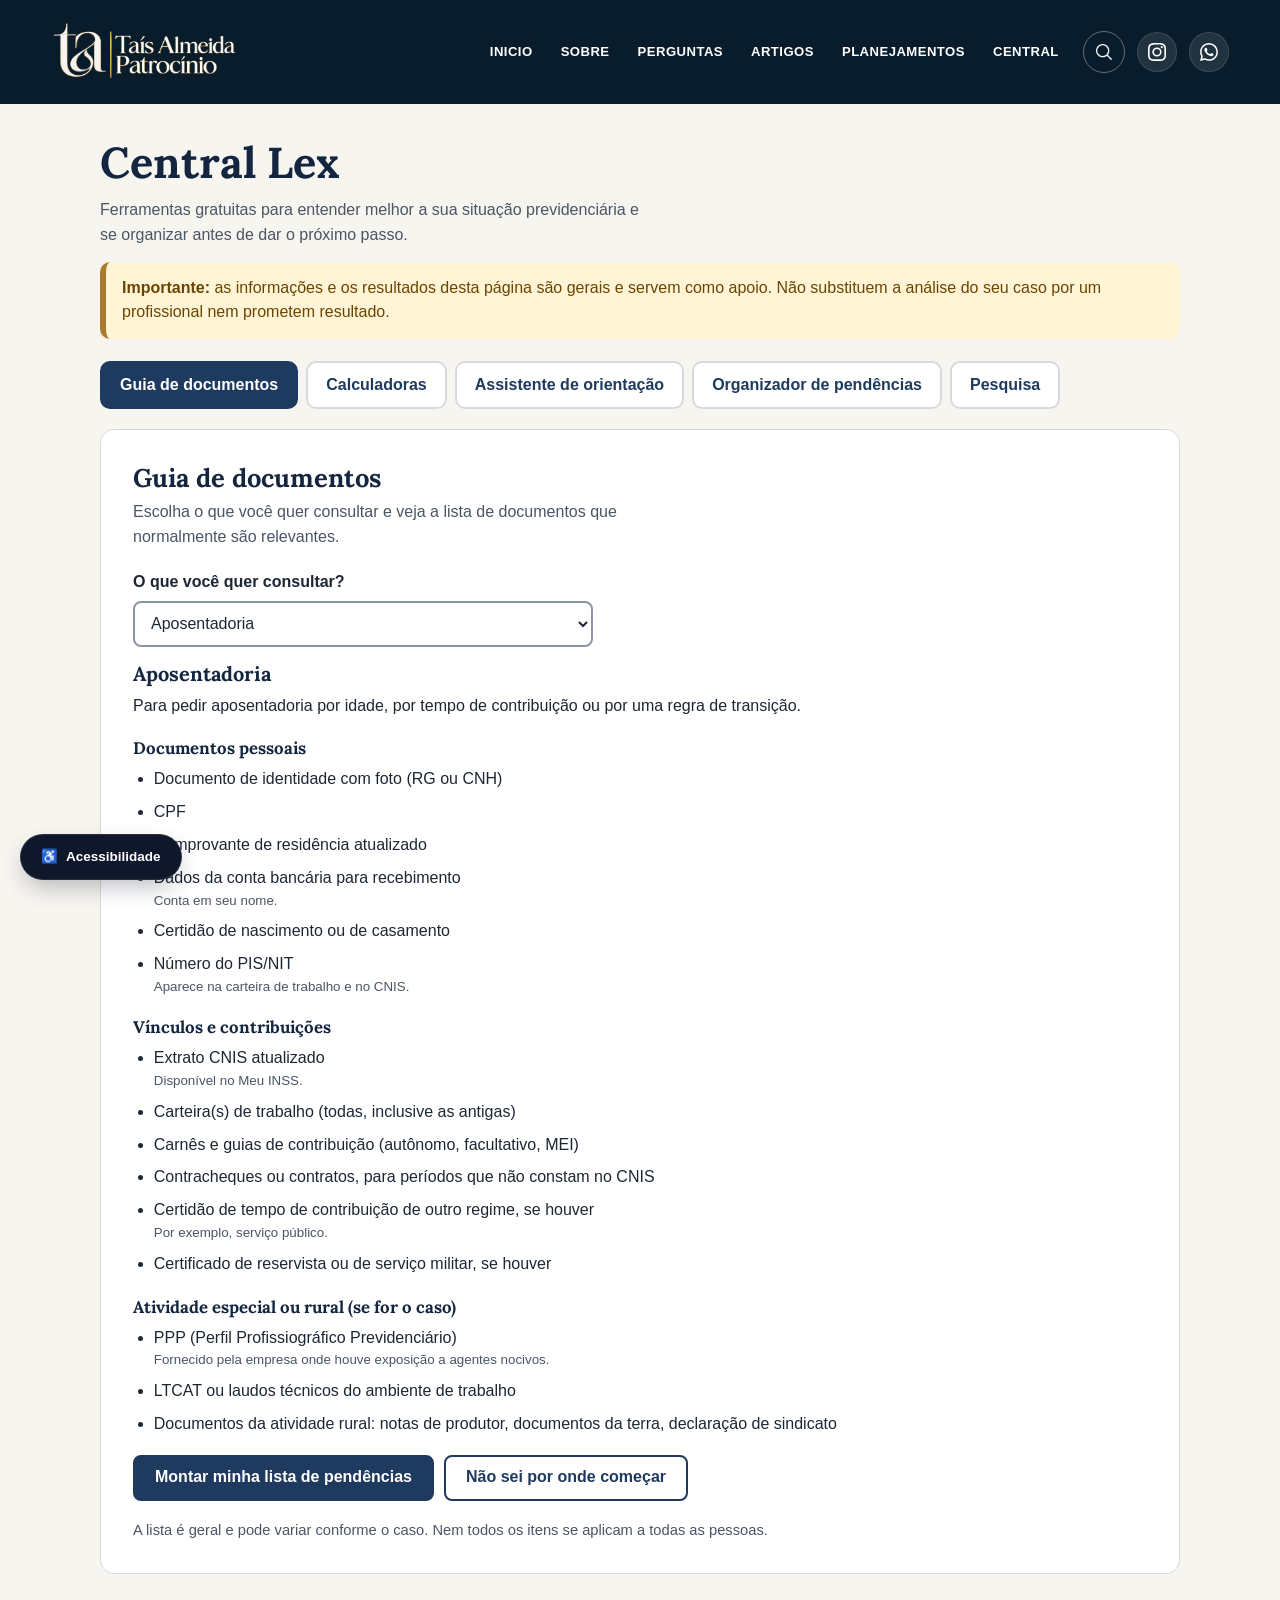
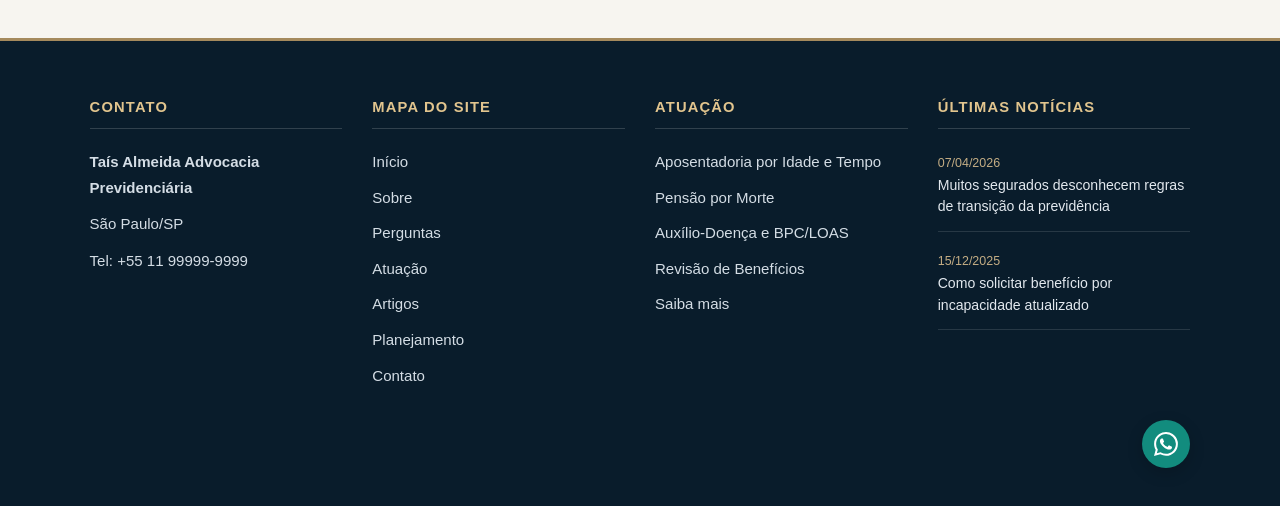
<file: Html/central-lex .html>
<!DOCTYPE html>
<html lang="pt-BR">
<head>
    <meta charset="UTF-8">
    <meta name="viewport" content="width=device-width, initial-scale=1.0">
    <title>Central Lex | Taís Almeida Advocacia Previdenciária</title>
    <meta name="description" content="Guia de documentos, calculadoras, assistente de orientação, organizador de pendências e pesquisa para sua situação previdenciária.">

    <!-- Os mesmos CSS das suas outras páginas (confira os caminhos): -->
    <link rel="stylesheet" href="../CSS/style.css">
    <link rel="stylesheet" href="../CSS/global.css">
    <link rel="stylesheet" href="../CSS/header.css">
    <link rel="stylesheet" href="../CSS/footer.css">
    <link rel="stylesheet" href="../Acessibilidade.css/acessibilidade.css">

    <!-- CSS da Central Lex -->
    <link rel="stylesheet" href="../CSS/central-lex.css">

    <link rel="preconnect" href="https://fonts.googleapis.com">
    <link rel="preconnect" href="https://fonts.gstatic.com" crossorigin>
    <link href="https://fonts.googleapis.com/css2?family=Lora:ital,wght@0,400..700;1,400..700&display=swap" rel="stylesheet">
</head>
<body>

    <header class="Navegação">
        <img class="Logo" src="../Imagens/logo melhor.png" alt="Logo Taís Almeida Advocacia">
      
        <nav>
            <div class="card">
                <a href="../index.html">INICIO</a>
                <a href="Html/Sobre.html">SOBRE</a>
                <a href="Html/Perguntas.html">PERGUNTAS</a>
                <a href="Html/artigos.html">ARTIGOS</a>
                <a href="Html/planejamentos.html">PLANEJAMENTOS</a>
                <a href="Html/central.html">CENTRAL</a>
            </div>

            <div class="buscar" role="button" aria-label="Buscar"> 
                <img src="../Imagens/icons8-search-30.png" alt="">
            </div>            
 
            <a href="https://www.instagram.com/taisalmeidapatrocinio.adv/"
            class="socialContainer containerOne"
            aria-label="Instagram"
            target="_blank"
            rel="noopener noreferrer">

            <svg class="socialSvg instagramSvg" viewBox="0 0 16 16">
            <path d="M8 0C5.829 0 5.556.01 4.703.048 3.85.088 3.269.222 2.76.42a3.917 3.917 0 0 0-1.417.923A3.927 3.927 0 0 0 .42 2.76C.222 3.268.087 3.85.048 4.7.01 5.555 0 5.827 0 8.001c0 2.172.01 2.444.048 3.297.04.852.174 1.433.372 1.942.205.526.478.972.923 1.417.444.445.89.719 1.416.923.51.198 1.09.333 1.942.372C5.555 15.99 5.827 16 8 16s2.444-.01 3.298-.048c.851-.04 1.434-.174 1.943-.372a3.916 3.916 0 0 0 1.416-.923c.445-.445.718-.891.923-1.417.197-.509.332-1.09.372-1.942C15.99 10.445 16 10.173 16 8s-.01-2.445-.048-3.299c-.04-.851-.175-1.433-.372-1.941a3.926 3.926 0 0 0-.923-1.417A3.911 3.911 0 0 0 13.24.42c-.51-.198-1.092-.333-1.943-.372C10.443.01 10.172 0 7.998 0h.003zm-.717 1.442h.718c2.136 0 2.389.007 3.232.046.78.035 1.204.166 1.486.275.373.145.64.319.92.599.28.28.453.546.598.92.11.281.24.705.275 1.485.039.843.047 1.096.047 3.231s-.008 2.389-.047 3.232c-.035.78-.166 1.203-.275 1.485a2.47 2.47 0 0 1-.599.919c-.28.28-.546.453-.92.598-.28.11-.704.24-1.485.276-.843.038-1.096.047-3.232.047s-2.39-.009-3.233-.047c-.78-.036-1.203-.166-1.485-.276a2.478 2.478 0 0 1-.92-.598 2.48 2.48 0 0 1-.6-.92c-.109-.281-.24-.705-.275-1.485-.038-.843-.046-1.096-.046-3.233 0-2.136.008-2.388.046-3.231.036-.78.166-1.204.276-1.486.145-.373.319-.64.599-.92.28-.28.546-.453.92-.598.282-.11.705-.24 1.485-.276.738-.034 1.024-.044 2.515-.045v.002zm4.988 1.328a.96.96 0 1 0 0 1.92.96.96 0 0 0 0-1.92zm-4.27 1.122a4.109 4.109 0 1 0 0 8.217 4.109 4.109 0 0 0 0-8.217zm0 1.441a2.667 2.667 0 1 1 0 5.334 2.667 2.667 0 0 1 0-5.334z"></path>
            </svg>
            </a>
            
            
            <a href="https://wa.me/5511918598711"
            class="socialContainer containerFour"
            aria-label="WhatsApp"
            target="_blank"
            rel="noopener noreferrer">

            <svg class="socialSvg whatsappSvg" viewBox="0 0 16 16">
                <path d="M13.601 2.326A7.854 7.854 0 0 0 7.994 0C3.627 0 .068 3.558.064 7.926c0 1.399.366 2.76 1.057 3.965L0 16l4.204-1.102a7.933 7.933 0 0 0 3.79.965h.004c4.368 0 7.926-3.558 7.93-7.93A7.898 7.898 0 0 0 13.6 2.326zM7.994 14.521a6.573 6.573 0 0 1-3.356-.92l-.24-.144-2.494.654.666-2.433-.156-.251a6.56 6.56 0 0 1-1.007-3.505c0-3.626 2.957-6.584 6.591-6.584a6.56 6.56 0 0 1 4.66 1.931 6.557 6.557 0 0 1 1.928 4.66c-.004 3.639-2.961 6.592-6.592 6.592zm3.615-4.934c-.197-.099-1.17-.578-1.353-.646-.182-.065-.315-.099-.445.099-.133.197-.513.646-.627.775-.114.133-.232.148-.43.05-.197-.1-.836-.308-1.592-.985-.59-.525-.985-1.175-1.103-1.372-.114-.198-.011-.304.088-.403.087-.088.197-.232.296-.346.1-.114.133-.198.198-.33.065-.134.034-.248-.015-.347-.05-.099-.445-1.076-.612-1.47-.16-.389-.323-.335-.445-.34-.114-.007-.247-.007-.38-.007a.729.729 0 0 0-.529.247c-.182.198-.691.677-.691 1.654 0 .977.71 1.916.81 2.049.098.133 1.394 2.132 3.383 2.992.47.205.84.326 1.129.418.475.152.904.129 1.246.08.38-.058 1.171-.48 1.338-.943.164-.464.164-.86.114-.943-.049-.084-.182-.133-.38-.232z"></path>
            </svg>

    </a>
        </nav> 
    </header>


    <main class="central-lex" id="conteudo-principal">
        <div class="cl-miolo">
      <h1>Central Lex</h1>
      <p class="cl-sub">Ferramentas gratuitas para entender melhor a sua situação previdenciária e se organizar antes de dar o próximo passo.</p>
      <div class="cl-caixa cl-geral"><p><strong>Importante:</strong> as informações e os resultados desta página são gerais e servem como apoio. Não substituem a análise do seu caso por um profissional nem prometem resultado.</p></div>
      <noscript><p class="cl-vazio">A Central Lex precisa do JavaScript ativado no navegador.</p></noscript>

      <div class="cl-abas" role="tablist" aria-label="Ferramentas da Central Lex">
        <button type="button" role="tab" id="aba-guia" aria-controls="p-guia" aria-selected="true" tabindex="0">Guia de documentos</button>
        <button type="button" role="tab" id="aba-calc" aria-controls="p-calc" aria-selected="false" tabindex="-1">Calculadoras</button>
        <button type="button" role="tab" id="aba-ass" aria-controls="p-ass" aria-selected="false" tabindex="-1">Assistente de orientação</button>
        <button type="button" role="tab" id="aba-pend" aria-controls="p-pend" aria-selected="false" tabindex="-1">Organizador de pendências</button>
        <button type="button" role="tab" id="aba-pesq" aria-controls="p-pesq" aria-selected="false" tabindex="-1">Pesquisa</button>
      </div>

      <!-- 1. GUIA -->
      <section id="p-guia" class="cl-painel" role="tabpanel" aria-labelledby="aba-guia">
        <h2>Guia de documentos</h2>
        <p class="cl-intro">Escolha o que você quer consultar e veja a lista de documentos que normalmente são relevantes.</p>
        <div class="cl-campo cl-seletor cl-nao-print">
          <label for="guia-sel">O que você quer consultar?</label>
          <select id="guia-sel"></select>
        </div>
        <div id="guia-saida" aria-live="polite"></div>
      </section>

      <!-- 2. CALCULADORAS -->
      <section id="p-calc" class="cl-painel" role="tabpanel" aria-labelledby="aba-calc" hidden>
        <h2>Calculadoras e simuladores</h2>
        <p class="cl-intro">Preencha os campos e receba uma estimativa. Os resultados são orientativos e não têm valor de parecer jurídico.</p>

        <section id="calc-contrib" class="cl-calc" aria-labelledby="t-contrib">
          <h3 id="t-contrib" tabindex="-1">Estimativa de tempo de contribuição</h3>
          <p>Informe os períodos em que você contribuiu ou trabalhou com registro. Períodos que se sobrepõem são contados uma única vez.</p>
          <form id="contrib-form" novalidate>
            <div id="contrib-linhas"></div>
            <div class="cl-acoes">
              <button type="button" class="cl-btn cl-sec" id="contrib-add">+ Adicionar período</button>
              <button type="submit" class="cl-btn">Calcular</button>
            </div>
          </form>
          <div id="contrib-saida" class="cl-saida" role="status" aria-live="polite"></div>
        </section>

        <section id="calc-prazo" class="cl-calc" aria-labelledby="t-prazo">
          <h3 id="t-prazo" tabindex="-1">Prazo para recorrer de uma negativa do INSS</h3>
          <p>Informe a data em que você tomou conhecimento da decisão e veja a data limite estimada para o recurso administrativo (30 dias corridos).</p>
          <form id="prazo-form" novalidate>
            <div class="cl-campo cl-seletor">
              <label for="prazo-data">Data da ciência da decisão</label>
              <input type="date" id="prazo-data">
            </div>
            <button type="submit" class="cl-btn">Calcular prazo</button>
          </form>
          <div id="prazo-saida" class="cl-saida" role="status" aria-live="polite"></div>
        </section>

        <section id="calc-bpc" class="cl-calc" aria-labelledby="t-bpc">
          <h3 id="t-bpc" tabindex="-1">BPC/LOAS: renda por pessoa da família</h3>
          <p>Em regra, a renda familiar por pessoa precisa ser inferior a 1/4 do salário mínimo. Faça a conta simples para ter uma referência.</p>
          <form id="bpc-form" novalidate>
            <div class="cl-grade">
              <div class="cl-campo"><label for="bpc-renda">Renda total da casa por mês (R$)</label>
                <input type="number" id="bpc-renda" min="0" step="0.01" inputmode="decimal">
                <small>Some a renda de todas as pessoas que moram na casa.</small></div>
              <div class="cl-campo"><label for="bpc-pessoas">Número de pessoas na casa</label>
                <input type="number" id="bpc-pessoas" min="1" step="1" inputmode="numeric">
                <small>Inclua quem vai pedir o benefício.</small></div>
              <div class="cl-campo"><label for="bpc-sm">Salário mínimo (R$)</label>
                <input type="number" id="bpc-sm" min="0" step="0.01" inputmode="decimal">
                <small>Valor de <span id="bpc-sm-ano"></span>. Confirme se mudou.</small></div>
            </div>
            <button type="submit" class="cl-btn">Calcular</button>
          </form>
          <div id="bpc-saida" class="cl-saida" role="status" aria-live="polite"></div>
        </section>
      </section>

      <!-- 3. ASSISTENTE -->
      <section id="p-ass" class="cl-painel" role="tabpanel" aria-labelledby="aba-ass" hidden>
        <h2>Assistente de orientação inicial</h2>
        <p class="cl-intro">Responda a poucas perguntas e veja os próximos passos mais comuns para a sua situação. Não é inteligência artificial: são respostas previamente preparadas.</p>
        <div id="ass-caixa" aria-live="polite"></div>
      </section>

      <!-- 4. ORGANIZADOR -->
      <section id="p-pend" class="cl-painel" role="tabpanel" aria-labelledby="aba-pend" hidden>
        <h2>Organizador de pendências</h2>
        <p class="cl-intro">Marque os documentos que você já tem e veja o que falta. As marcações ficam salvas neste navegador. Você pode imprimir a lista ou salvá-la em PDF.</p>
        <p id="print-tit" class="cl-so-print cl-tit"></p>
        <p id="print-nome" class="cl-so-print"></p>
        <p id="print-data" class="cl-so-print"></p>
        <div class="cl-pend-topo">
          <div class="cl-campo"><label for="pend-sel">Situação</label><select id="pend-sel"></select></div>
          <div class="cl-campo"><label for="pend-nome">Seu nome (opcional, aparece na impressão)</label><input type="text" id="pend-nome" autocomplete="name"></div>
        </div>
        <div class="cl-pend-prog" role="status" aria-live="polite">
          <progress id="pend-barra" max="1" value="0" aria-label="Progresso da lista"></progress>
          <span id="pend-texto"></span>
        </div>
        <div id="pend-lista"></div>
        <form id="pend-extra-form" class="cl-pend-extra">
          <div class="cl-campo"><label for="pend-extra-txt">Adicionar um item à lista</label>
            <input type="text" id="pend-extra-txt" placeholder="Ex.: laudo do ortopedista"></div>
          <button type="submit" class="cl-btn cl-sec">Adicionar</button>
        </form>
        <div class="cl-acoes cl-nao-print">
          <button type="button" class="cl-btn" id="pend-print">Imprimir ou salvar em PDF</button>
          <button type="button" class="cl-btn cl-sec" id="pend-limpar">Limpar lista</button>
        </div>
        <p class="cl-nota cl-nao-print">Para salvar em PDF, escolha "Salvar como PDF" na janela de impressão do navegador.</p>
      </section>

      <!-- 5. PESQUISA -->
      <section id="p-pesq" class="cl-painel" role="tabpanel" aria-labelledby="aba-pesq" hidden>
        <h2>Pesquisa no site</h2>
        <p class="cl-intro">Digite um termo para encontrar artigos, perguntas frequentes, planejamentos e as ferramentas da Central Lex.</p>
        <form id="pesq-form" role="search" class="cl-pesq-linha">
          <div class="cl-campo"><label for="pesq-q">O que você procura?</label>
            <input type="search" id="pesq-q" placeholder="Ex.: CNIS, benefício negado, tempo de contribuição" autocomplete="off"></div>
          <button type="submit" class="cl-btn">Pesquisar</button>
        </form>
        <div style="margin-top:14px">
          <strong>Sugestões:</strong>
          <div class="cl-chips" id="pesq-sug" style="margin-top:6px"></div>
        </div>
        <p id="pesq-status" role="status" aria-live="polite"></p>
        <ol id="pesq-res" class="cl-resultados"></ol>
      </section>
        </div>
    </main>


    <!-- COLE AQUI O SEU FOOTER (o mesmo das outras páginas, com o painel de acessibilidade) -->

<footer id="contato">
        <div class="footer-coluna contato-info">
            <h3>Contato</h3>
            <p><strong>Taís Almeida Advocacia Previdenciária</strong></p>
            <p>São Paulo/SP</p>
            <p>Tel: +55 11 99999-9999</p>
        </div>

        <div class="footer-coluna mapa">
            <h3>Mapa do site</h3>
            <ul>
                <li><a href="#inicio">Início</a></li>
                <li><a href="Sobre.html">Sobre</a></li>
                <li><a href="Perguntas.html">Perguntas</a></li>
                <li><a href="#atuacao">Atuação</a></li>
                <li><a href="#artigos">Artigos</a></li>
                <li><a href="PlanejamentosHtml/planejamentos.html">Planejamento</a></li>
                <li><a href="#contato">Contato</a></li>
            </ul>
        </div>

        <div class="footer-coluna atuacao">
            <h3>Atuação</h3>
            <ul>
                <li><span>Aposentadoria por Idade e Tempo</span></li>
                <li><span>Pensão por Morte</span></li>
                <li><span>Auxílio-Doença e BPC/LOAS</span></li>
                <li><span>Revisão de Benefícios</span></li>
                <li><a href="PlanejamentosHtml/planejamentos.html">Saiba mais</a></li>
            </ul>
        </div>

        <div class="footer-coluna noticias">
            <h3>Últimas notícias</h3>
            <div class="noticia-item">
                <span class="data-noticia">07/04/2026</span>
                <p>Muitos segurados desconhecem regras de transição da previdência</p>
            </div>
            <div class="noticia-item">
                <span class="data-noticia">15/12/2025</span>
                <p>Como solicitar benefício por incapacidade atualizado</p>
            </div>
        </div>

        <a class="Btn" href="https://wa.me/5511918598711" aria-label="Conversar pelo WhatsApp" target="_blank" rel="noopener noreferrer">
            <div class="sign">
                <svg class="socialSvg whatsappSvg" viewBox="0 0 16 16">
                    <path d="M13.601 2.326A7.854 7.854 0 0 0 7.994 0C3.627 0 .068 3.558.064 7.926c0 1.399.366 2.76 1.057 3.965L0 16l4.204-1.102a7.933 7.933 0 0 0 3.79.965h.004c4.368 0 7.926-3.558 7.93-7.93A7.898 7.898 0 0 0 13.6 2.326zM7.994 14.521a6.573 6.573 0 0 1-3.356-.92l-.24-.144-2.494.654.666-2.433-.156-.251a6.56 6.56 0 0 1-1.007-3.505c0-3.626 2.957-6.584 6.591-6.584a6.56 6.56 0 0 1 4.66 1.931 6.557 6.557 0 0 1 1.928 4.66c-.004 3.639-2.961 6.592-6.592 6.592zm3.615-4.934c-.197-.099-1.17-.578-1.353-.646-.182-.065-.315-.099-.445.099-.133.197-.513.646-.627.775-.114.133-.232.148-.43.05-.197-.1-.836-.308-1.592-.985-.59-.525-.985-1.175-1.103-1.372-.114-.198-.011-.304.088-.403.087-.088.197-.232.296-.346.1-.114.133-.198.198-.33.065-.134.034-.248-.015-.347-.05-.099-.445-1.076-.612-1.47-.16-.389-.323-.335-.445-.34-.114-.007-.247-.007-.38-.007a.729.729 0 0 0-.529.247c-.182.198-.691.677-.691 1.654 0 .977.71 1.916.81 2.049.098.133 1.394 2.132 3.383 2.992.47.205.84.326 1.129.418.475.152.904.129 1.246.08.38-.058 1.171-.48 1.338-.943.164-.464.164-.86.114-.943-.049-.084-.182-.133-.38-.232z"></path>
                </svg>
            </div>
            <div class="text">Whatsapp</div>
        </a>

        

<!-- Acessibilidade LexWeb -->
<section class="lex-acessibilidade" aria-labelledby="titulo-acessibilidade">
    <div class="lex-acessibilidade-intro">
        <h2 id="titulo-acessibilidade">Acessibilidade</h2>
        <p>Personalize sua experiência de navegação.</p>
    </div>

    <div class="lex-acessibilidade-botoes">
        <button type="button" class="lex-ac-btn"
            data-acao="diminuir" aria-label="Diminuir tamanho do texto"
            title="Diminuir fonte">
            <span class="lex-ac-icone" aria-hidden="true">A−</span>
            <span>Diminuir fonte</span>
        </button>

        <button type="button" class="lex-ac-btn"
            data-acao="normal" aria-label="Restaurar tamanho normal do texto"
            title="Restaurar fonte">
            <span class="lex-ac-icone" aria-hidden="true">A</span>
            <span>Fonte normal</span>
        </button>

        <button type="button" class="lex-ac-btn"
            data-acao="aumentar" aria-label="Aumentar tamanho do texto"
            title="Aumentar fonte">
            <span class="lex-ac-icone" aria-hidden="true">A+</span>
            <span>Aumentar fonte</span>
        </button>

        <button type="button" class="lex-ac-btn"
            data-acao="noturno" aria-pressed="false">
            <span class="lex-ac-icone" aria-hidden="true">◐</span>
            <span>Modo noturno</span>
        </button>

        <button type="button" class="lex-ac-btn"
            data-acao="contraste" aria-pressed="false">
            <span class="lex-ac-icone" aria-hidden="true">◑</span>
            <span>Alto contraste</span>
        </button>

        <button type="button" class="lex-ac-btn"
            data-acao="espacamento" aria-pressed="false">
            <span class="lex-ac-icone" aria-hidden="true">≡</span>
            <span>Espaçamento</span>
        </button>

        <button type="button" class="lex-ac-btn"
            data-acao="links" aria-pressed="false">
            <span class="lex-ac-icone" aria-hidden="true">↗</span>
            <span>Destacar links</span>
        </button>

        <button type="button" class="lex-ac-btn"
            data-acao="ler" aria-label="Ler o conteúdo da página">
            <span class="lex-ac-icone" aria-hidden="true">♫</span>
            <span>Ler página</span>
        </button>

        <button type="button" class="lex-ac-btn"
            data-acao="parar" aria-label="Parar leitura da página">
            <span class="lex-ac-icone" aria-hidden="true">■</span>
            <span>Parar leitura</span>
        </button>

        <button type="button" class="lex-ac-restaurar"
            data-acao="restaurar">
            Restaurar configurações
        </button>
    </div>

    <p class="lex-ac-status" id="lex-ac-status"
       role="status" aria-live="polite"></p>
</section>



    </footer>
    <!-- A Central Lex vem ANTES do acessibilidade.js -->
    <script src="../javascript/central-lex.js"></script>
    <script src="../javascript/acessibilidade.js"></script>
    <script src="../javascript/script.js"></script>
</body>
</html>
</file>
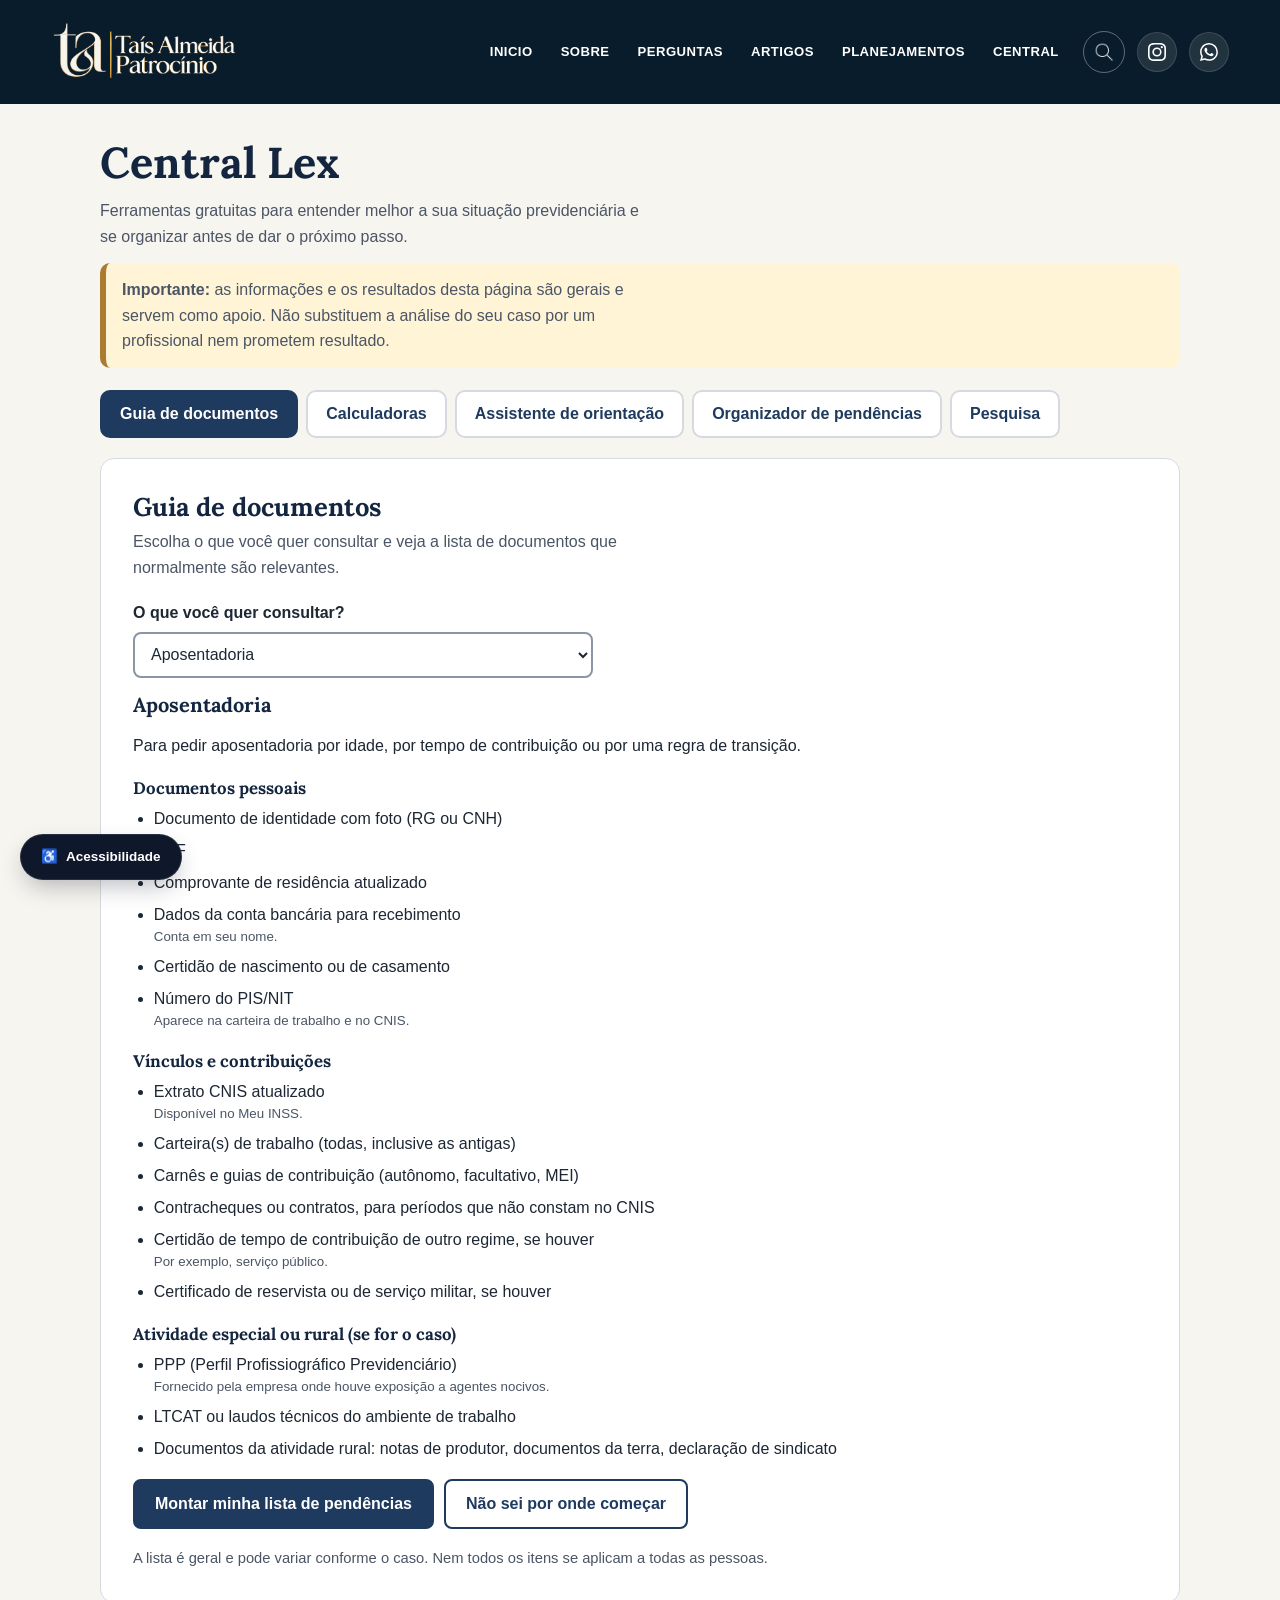
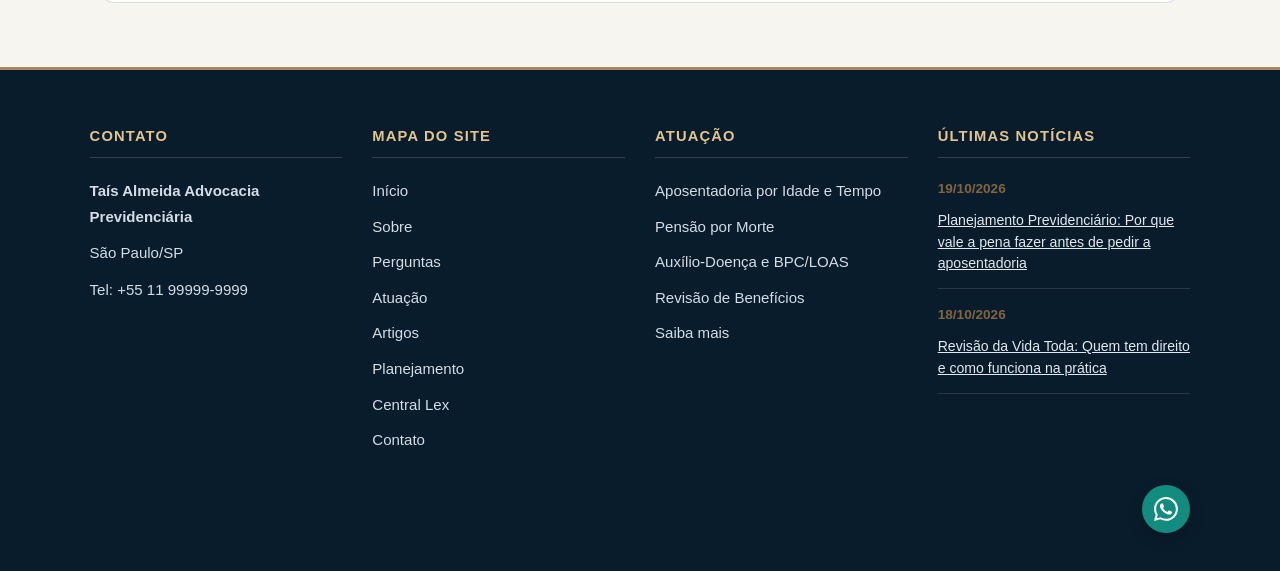
<file: Html/central-SPROA.html>
<!DOCTYPE html>
<html lang="pt-BR">
<head>
    <meta charset="UTF-8">
    <meta name="viewport" content="width=device-width, initial-scale=1.0">
    <title>Central Lex | Taís Almeida Advocacia Previdenciária</title>
    <meta name="description" content="Guia de documentos, calculadoras, assistente de orientação, organizador de pendências e pesquisa para sua situação previdenciária.">
    <link rel="stylesheet" href="../CSS/style.css">
    <link rel="stylesheet" href="../CSS/global.css">
    <link rel="stylesheet" href="../CSS/header.css">
    <link rel="stylesheet" href="../CSS/footer.css">
    <link rel="stylesheet" href="../CSS/noticias.css">
    <link rel="stylesheet" href="../Acessibilidade.css/acessibilidade.css">
    <link rel="stylesheet" href="../CSS/lex-comum.css">
    <link rel="stylesheet" href="../CSS/central.css">
    <link rel="preconnect" href="https://fonts.googleapis.com">
    <link rel="preconnect" href="https://fonts.gstatic.com" crossorigin>
    <link href="https://fonts.googleapis.com/css2?family=Lora:ital,wght@0,400..700;1,400..700&display=swap" rel="stylesheet">
</head>
<body data-raiz="../">
   <header class="Navegação">
        <img class="Logo" src="../imagens/logo melhor.png" alt="Logo Taís Almeida Advocacia">
      
        <nav>
            <div class="card">
                <a href="../index.html">INICIO</a>
                <a href="Sobre.html">SOBRE</a>
                <a href="Perguntas.html">PERGUNTAS</a>
                <a href="artigos.html">ARTIGOS</a>
                <a href="planejamentos.html">PLANEJAMENTOS</a>
                <a href="central.html">CENTRAL</a>
            </div>
            <div class="buscar" role="button" aria-label="Buscar"> 
                <img src="../Imagens/icons8-search-24.png" alt="">
            </div>            
 
            <a href="#" class="socialContainer containerOne" aria-label="Instagram">
                <svg class="socialSvg instagramSvg" viewBox="0 0 16 16"> 
                    <path d="M8 0C5.829 0 5.556.01 4.703.048 3.85.088 3.269.222 2.76.42a3.917 3.917 0 0 0-1.417.923A3.927 3.927 0 0 0 .42 2.76C.222 3.268.087 3.85.048 4.7.01 5.555 0 5.827 0 8.001c0 2.172.01 2.444.048 3.297.04.852.174 1.433.372 1.942.205.526.478.972.923 1.417.444.445.89.719 1.416.923.51.198 1.09.333 1.942.372C5.555 15.99 5.827 16 8 16s2.444-.01 3.298-.048c.851-.04 1.434-.174 1.943-.372a3.916 3.916 0 0 0 1.416-.923c.445-.445.718-.891.923-1.417.197-.509.332-1.09.372-1.942C15.99 10.445 16 10.173 16 8s-.01-2.445-.048-3.299c-.04-.851-.175-1.433-.372-1.941a3.926 3.926 0 0 0-.923-1.417A3.911 3.911 0 0 0 13.24.42c-.51-.198-1.092-.333-1.943-.372C10.443.01 10.172 0 7.998 0h.003zm-.717 1.442h.718c2.136 0 2.389.007 3.232.046.78.035 1.204.166 1.486.275.373.145.64.319.92.599.28.28.453.546.598.92.11.281.24.705.275 1.485.039.843.047 1.096.047 3.231s-.008 2.389-.047 3.232c-.035.78-.166 1.203-.275 1.485a2.47 2.47 0 0 1-.599.919c-.28.28-.546.453-.92.598-.28.11-.704.24-1.485.276-.843.038-1.096.047-3.232.047s-2.39-.009-3.233-.047c-.78-.036-1.203-.166-1.485-.276a2.478 2.478 0 0 1-.92-.598 2.48 2.48 0 0 1-.6-.92c-.109-.281-.24-.705-.275-1.485-.038-.843-.046-1.096-.046-3.233 0-2.136.008-2.388.046-3.231.036-.78.166-1.204.276-1.486.145-.373.319-.64.599-.92.28-.28.546-.453.92-.598.282-.11.705-.24 1.485-.276.738-.034 1.024-.044 2.515-.045v.002zm4.988 1.328a.96.96 0 1 0 0 1.92.96.96 0 0 0 0-1.92zm-4.27 1.122a4.109 4.109 0 1 0 0 8.217 4.109 4.109 0 0 0 0-8.217zm0 1.441a2.667 2.667 0 1 1 0 5.334 2.667 2.667 0 0 1 0-5.334z"></path> 
                </svg>
            </a>
            
            <a href="#" class="socialContainer containerFour" aria-label="WhatsApp">
                <svg class="socialSvg whatsappSvg" viewBox="0 0 16 16"> 
                    <path d="M13.601 2.326A7.854 7.854 0 0 0 7.994 0C3.627 0 .068 3.558.064 7.926c0 1.399.366 2.76 1.057 3.965L0 16l4.204-1.102a7.933 7.933 0 0 0 3.79.965h.004c4.368 0 7.926-3.558 7.93-7.93A7.898 7.898 0 0 0 13.6 2.326zM7.994 14.521a6.573 6.573 0 0 1-3.356-.92l-.24-.144-2.494.654.666-2.433-.156-.251a6.56 6.56 0 0 1-1.007-3.505c0-3.626 2.957-6.584 6.591-6.584a6.56 6.56 0 0 1 4.66 1.931 6.557 6.557 0 0 1 1.928 4.66c-.004 3.639-2.961 6.592-6.592 6.592zm3.615-4.934c-.197-.099-1.17-.578-1.353-.646-.182-.065-.315-.099-.445.099-.133.197-.513.646-.627.775-.114.133-.232.148-.43.05-.197-.1-.836-.308-1.592-.985-.59-.525-.985-1.175-1.103-1.372-.114-.198-.011-.304.088-.403.087-.088.197-.232.296-.346.1-.114.133-.198.198-.33.065-.134.034-.248-.015-.347-.05-.099-.445-1.076-.612-1.47-.16-.389-.323-.335-.445-.34-.114-.007-.247-.007-.38-.007a.729.729 0 0 0-.529.247c-.182.198-.691.677-.691 1.654 0 .977.71 1.916.81 2.049.098.133 1.394 2.132 3.383 2.992.47.205.84.326 1.129.418.475.152.904.129 1.246.08.38-.058 1.171-.48 1.338-.943.164-.464.164-.86.114-.943-.049-.084-.182-.133-.38-.232z"></path> 
                </svg>
            </a>
        </nav> 
    </header>

    <main id="conteudo-principal" class="pagina-lex central">
        <div class="lex-miolo">
            <div class="central-topo">
                <h1>Central Lex</h1>
                <p>Ferramentas gratuitas para entender melhor a sua situação previdenciária e se organizar antes de dar o próximo passo.</p>
                <div class="aviso-caixa">
                    <p><strong>Importante:</strong> as informações e os resultados desta página são gerais e servem como apoio. Não substituem a análise do seu caso por um profissional nem prometem resultado.</p>
                </div>
            </div>

            <noscript><p class="vazio">A Central Lex precisa do JavaScript ativado no navegador.</p></noscript>

            <div class="central-abas" role="tablist" aria-label="Ferramentas da Central Lex">
                <button type="button" role="tab" id="aba-guia" aria-controls="painel-guia" aria-selected="true" tabindex="0">Guia de documentos</button>
                <button type="button" role="tab" id="aba-calculadoras" aria-controls="painel-calculadoras" aria-selected="false" tabindex="-1">Calculadoras</button>
                <button type="button" role="tab" id="aba-assistente" aria-controls="painel-assistente" aria-selected="false" tabindex="-1">Assistente de orientação</button>
                <button type="button" role="tab" id="aba-pendencias" aria-controls="painel-pendencias" aria-selected="false" tabindex="-1">Organizador de pendências</button>
                <button type="button" role="tab" id="aba-pesquisa" aria-controls="painel-pesquisa" aria-selected="false" tabindex="-1">Pesquisa</button>
            </div>

            <!-- 1. GUIA DE DOCUMENTOS -->
            <section id="painel-guia" class="painel-lex" role="tabpanel" aria-labelledby="aba-guia">
                <h2>Guia de documentos</h2>
                <p class="intro">Escolha o que você quer consultar e veja a lista de documentos que normalmente são relevantes.</p>
                <div class="campo seletor nao-imprimir">
                    <label for="guia-sit">O que você quer consultar?</label>
                    <select id="guia-sit"></select>
                </div>
                <div id="guia-resultado" aria-live="polite"></div>
            </section>

            <!-- 2. CALCULADORAS -->
            <section id="painel-calculadoras" class="painel-lex" role="tabpanel" aria-labelledby="aba-calculadoras" hidden>
                <h2>Calculadoras e simuladores</h2>
                <p class="intro">Preencha os campos e receba uma estimativa. Os resultados são orientativos e não têm valor de parecer jurídico.</p>

                <section id="calc-contribuicao" class="calc" aria-labelledby="t-contrib">
                    <h3 id="t-contrib">Estimativa de tempo de contribuição</h3>
                    <p>Informe os períodos em que você contribuiu ou trabalhou com registro. Períodos que se sobrepõem são contados uma única vez.</p>
                    <form id="contrib-form" novalidate>
                        <div id="contrib-linhas"></div>
                        <div class="acoes">
                            <button type="button" class="lex-btn lex-btn-sec" id="contrib-adicionar">+ Adicionar período</button>
                            <button type="submit" class="lex-btn">Calcular</button>
                        </div>
                    </form>
                    <div id="contrib-resultado" class="resultado-saida" role="status" aria-live="polite"></div>
                </section>

                <section id="calc-prazo" class="calc" aria-labelledby="t-prazo">
                    <h3 id="t-prazo">Prazo para recorrer de uma negativa do INSS</h3>
                    <p>Informe a data em que você tomou conhecimento da decisão e veja a data limite estimada para o recurso administrativo (30 dias corridos).</p>
                    <form id="prazo-form" novalidate>
                        <div class="campo seletor">
                            <label for="prazo-data">Data da ciência da decisão</label>
                            <input type="date" id="prazo-data">
                        </div>
                        <button type="submit" class="lex-btn">Calcular prazo</button>
                    </form>
                    <div id="prazo-resultado" class="resultado-saida" role="status" aria-live="polite"></div>
                </section>

                <section id="calc-bpc" class="calc" aria-labelledby="t-bpc">
                    <h3 id="t-bpc">BPC/LOAS: renda por pessoa da família</h3>
                    <p>Em regra, a renda familiar por pessoa precisa ser inferior a 1/4 do salário mínimo. Faça a conta simples para ter uma referência.</p>
                    <form id="bpc-form" novalidate>
                        <div class="grade-campos">
                            <div class="campo">
                                <label for="bpc-renda">Renda total da casa por mês (R$)</label>
                                <input type="number" id="bpc-renda" min="0" step="0.01" inputmode="decimal">
                                <small>Some a renda de todas as pessoas que moram na casa.</small>
                            </div>
                            <div class="campo">
                                <label for="bpc-pessoas">Número de pessoas na casa</label>
                                <input type="number" id="bpc-pessoas" min="1" step="1" inputmode="numeric">
                                <small>Inclua quem vai pedir o benefício.</small>
                            </div>
                            <div class="campo">
                                <label for="bpc-sm">Salário mínimo (R$)</label>
                                <input type="number" id="bpc-sm" min="0" step="0.01" inputmode="decimal">
                                <small>Valor de <span id="bpc-sm-ano">2026</span>. Confirme se mudou.</small>
                            </div>
                        </div>
                        <button type="submit" class="lex-btn">Calcular</button>
                    </form>
                    <div id="bpc-resultado" class="resultado-saida" role="status" aria-live="polite"></div>
                </section>
            </section>

            <!-- 3. ASSISTENTE -->
            <section id="painel-assistente" class="painel-lex" role="tabpanel" aria-labelledby="aba-assistente" hidden>
                <h2>Assistente de orientação inicial</h2>
                <p class="intro">Responda a poucas perguntas e veja os próximos passos mais comuns para a sua situação. Não é inteligência artificial: são respostas previamente preparadas.</p>
                <div id="assistente-caixa" aria-live="polite"></div>
            </section>

            <!-- 4. ORGANIZADOR -->
            <section id="painel-pendencias" class="painel-lex" role="tabpanel" aria-labelledby="aba-pendencias" hidden>
                <h2>Organizador de pendências</h2>
                <p class="intro">Marque os documentos que você já tem e veja o que falta. As marcações ficam salvas neste navegador. Você pode imprimir a lista ou salvá-la em PDF.</p>

                <p id="pend-impressao-titulo" class="so-impressao titulo"></p>
                <p id="pend-impressao-nome" class="so-impressao"></p>
                <p id="pend-impressao-data" class="so-impressao"></p>

                <div class="pend-topo">
                    <div class="campo">
                        <label for="pend-sit">Situação</label>
                        <select id="pend-sit"></select>
                    </div>
                    <div class="campo">
                        <label for="pend-nome">Seu nome (opcional, aparece na impressão)</label>
                        <input type="text" id="pend-nome" autocomplete="name">
                    </div>
                </div>

                <div class="pend-progresso" role="status" aria-live="polite">
                    <progress id="pend-barra" max="1" value="0" aria-label="Progresso da lista"></progress>
                    <span id="pend-progresso-texto"></span>
                </div>

                <div id="pend-lista"></div>

                <form id="pend-extra-form" class="pend-extra nao-imprimir">
                    <div class="campo">
                        <label for="pend-extra-texto">Adicionar um item à lista</label>
                        <input type="text" id="pend-extra-texto" placeholder="Ex.: laudo do ortopedista">
                    </div>
                    <button type="submit" class="lex-btn lex-btn-sec">Adicionar</button>
                </form>

                <div class="acoes nao-imprimir">
                    <button type="button" class="lex-btn" id="pend-imprimir">Imprimir ou salvar em PDF</button>
                    <button type="button" class="lex-btn lex-btn-sec" id="pend-limpar">Limpar lista</button>
                </div>
                <p class="nota nao-imprimir">Para salvar em PDF, escolha "Salvar como PDF" na janela de impressão do navegador.</p>
            </section>

            <!-- 5. PESQUISA -->
            <section id="painel-pesquisa" class="painel-lex" role="tabpanel" aria-labelledby="aba-pesquisa" hidden>
                <h2>Pesquisa no site</h2>
                <p class="intro">Digite um termo para encontrar artigos, perguntas frequentes e planejamentos.</p>
                <form id="pesq-form" role="search" class="pesq-linha">
                    <div class="campo">
                        <label for="pesq-q">O que você procura?</label>
                        <input type="search" id="pesq-q" placeholder="Ex.: CNIS, benefício negado, tempo de contribuição" autocomplete="off">
                    </div>
                    <button type="submit" class="lex-btn">Pesquisar</button>
                </form>
                <div class="pesq-sugestoes" id="pesq-sugestoes">
                    <span>Sugestões:</span>
                    <div class="chips">
                        <button type="button" class="chip" data-termo="CNIS">CNIS</button>
                        <button type="button" class="chip" data-termo="benefício negado">benefício negado</button>
                        <button type="button" class="chip" data-termo="tempo de contribuição">tempo de contribuição</button>
                        <button type="button" class="chip" data-termo="BPC">BPC</button>
                        <button type="button" class="chip" data-termo="prazo de recurso">prazo de recurso</button>
                        <button type="button" class="chip" data-termo="pensão por morte">pensão por morte</button>
                    </div>
                </div>
                <p id="pesq-status" role="status" aria-live="polite"></p>
                <ol id="pesq-resultados" class="resultados"></ol>
            </section>
        </div>
    </main>

    <footer id="contato">
        <div class="footer-coluna contato-info">
            <h3>Contato</h3>
            <p><strong>Taís Almeida Advocacia Previdenciária</strong></p>
            <p>São Paulo/SP</p>
            <p>Tel: +55 11 99999-9999</p>
        </div>

        <div class="footer-coluna mapa">
            <h3>Mapa do site</h3>
            <ul>
                <li><a href="../index.html#inicio">Início</a></li>
                <li><a href="../Sobre.html">Sobre</a></li>
                <li><a href="../Perguntas.html">Perguntas</a></li>
                <li><a href="../index.html#atuacao">Atuação</a></li>
                <li><a href="../ArtigosHtml/artigos.html">Artigos</a></li>
                <li><a href="../PlanejamentosHtml/planejamentos.html">Planejamento</a></li>
                <li><a href="../CentralLex/central.html">Central Lex</a></li>
                <li><a href="#contato">Contato</a></li>
            </ul>
        </div>

        <div class="footer-coluna atuacao">
            <h3>Atuação</h3>
            <ul>
                <li><span>Aposentadoria por Idade e Tempo</span></li>
                <li><span>Pensão por Morte</span></li>
                <li><span>Auxílio-Doença e BPC/LOAS</span></li>
                <li><span>Revisão de Benefícios</span></li>
                <li><a href="../PlanejamentosHtml/planejamentos.html">Saiba mais</a></li>
            </ul>
        </div>

        <div class="footer-coluna noticias">
            <h3>Últimas notícias</h3>
            <div data-auto="rodape"></div>
        </div>

        <a class="Btn" href="https://wa.me/5511918598711" aria-label="Conversar pelo WhatsApp" target="_blank" rel="noopener noreferrer">
            <div class="sign">
                <svg class="socialSvg whatsappSvg" viewBox="0 0 16 16">
                    <path d="M13.601 2.326A7.854 7.854 0 0 0 7.994 0C3.627 0 .068 3.558.064 7.926c0 1.399.366 2.76 1.057 3.965L0 16l4.204-1.102a7.933 7.933 0 0 0 3.79.965h.004c4.368 0 7.926-3.558 7.93-7.93A7.898 7.898 0 0 0 13.6 2.326zM7.994 14.521a6.573 6.573 0 0 1-3.356-.92l-.24-.144-2.494.654.666-2.433-.156-.251a6.56 6.56 0 0 1-1.007-3.505c0-3.626 2.957-6.584 6.591-6.584a6.56 6.56 0 0 1 4.66 1.931 6.557 6.557 0 0 1 1.928 4.66c-.004 3.639-2.961 6.592-6.592 6.592zm3.615-4.934c-.197-.099-1.17-.578-1.353-.646-.182-.065-.315-.099-.445.099-.133.197-.513.646-.627.775-.114.133-.232.148-.43.05-.197-.1-.836-.308-1.592-.985-.59-.525-.985-1.175-1.103-1.372-.114-.198-.011-.304.088-.403.087-.088.197-.232.296-.346.1-.114.133-.198.198-.33.065-.134.034-.248-.015-.347-.05-.099-.445-1.076-.612-1.47-.16-.389-.323-.335-.445-.34-.114-.007-.247-.007-.38-.007a.729.729 0 0 0-.529.247c-.182.198-.691.677-.691 1.654 0 .977.71 1.916.81 2.049.098.133 1.394 2.132 3.383 2.992.47.205.84.326 1.129.418.475.152.904.129 1.246.08.38-.058 1.171-.48 1.338-.943.164-.464.164-.86.114-.943-.049-.084-.182-.133-.38-.232z"></path>
                </svg>
            </div>
            <div class="text">Whatsapp</div>
        </a>

        

<!-- Acessibilidade LexWeb -->
<section class="lex-acessibilidade" aria-labelledby="titulo-acessibilidade">
    <div class="lex-acessibilidade-intro">
        <h2 id="titulo-acessibilidade">Acessibilidade</h2>
        <p>Personalize sua experiência de navegação.</p>
    </div>

    <div class="lex-acessibilidade-botoes">
        <button type="button" class="lex-ac-btn"
            data-acao="diminuir" aria-label="Diminuir tamanho do texto"
            title="Diminuir fonte">
            <span class="lex-ac-icone" aria-hidden="true">A−</span>
            <span>Diminuir fonte</span>
        </button>

        <button type="button" class="lex-ac-btn"
            data-acao="normal" aria-label="Restaurar tamanho normal do texto"
            title="Restaurar fonte">
            <span class="lex-ac-icone" aria-hidden="true">A</span>
            <span>Fonte normal</span>
        </button>

        <button type="button" class="lex-ac-btn"
            data-acao="aumentar" aria-label="Aumentar tamanho do texto"
            title="Aumentar fonte">
            <span class="lex-ac-icone" aria-hidden="true">A+</span>
            <span>Aumentar fonte</span>
        </button>

        <button type="button" class="lex-ac-btn"
            data-acao="noturno" aria-pressed="false">
            <span class="lex-ac-icone" aria-hidden="true">◐</span>
            <span>Modo noturno</span>
        </button>

        <button type="button" class="lex-ac-btn"
            data-acao="contraste" aria-pressed="false">
            <span class="lex-ac-icone" aria-hidden="true">◑</span>
            <span>Alto contraste</span>
        </button>

        <button type="button" class="lex-ac-btn"
            data-acao="espacamento" aria-pressed="false">
            <span class="lex-ac-icone" aria-hidden="true">≡</span>
            <span>Espaçamento</span>
        </button>

        <button type="button" class="lex-ac-btn"
            data-acao="links" aria-pressed="false">
            <span class="lex-ac-icone" aria-hidden="true">↗</span>
            <span>Destacar links</span>
        </button>

        <button type="button" class="lex-ac-btn"
            data-acao="ler" aria-label="Ler o conteúdo da página">
            <span class="lex-ac-icone" aria-hidden="true">♫</span>
            <span>Ler página</span>
        </button>

        <button type="button" class="lex-ac-btn"
            data-acao="parar" aria-label="Parar leitura da página">
            <span class="lex-ac-icone" aria-hidden="true">■</span>
            <span>Parar leitura</span>
        </button>

        <button type="button" class="lex-ac-restaurar"
            data-acao="restaurar">
            Restaurar configurações
        </button>
    </div>

    <p class="lex-ac-status" id="lex-ac-status"
       role="status" aria-live="polite"></p>
</section>



    </footer>

    <script src="../javascript/conteudo.js"></script>
    <script src="../javascript/lex-logica.js"></script>
    <script src="../javascript/central-dados.js"></script>
    <script src="../javascript/site.js"></script>
    <script src="../javascript/central.js"></script>
    <script src="../javascript/acessibilidade.js"></script>
</body>
</html>
</file>
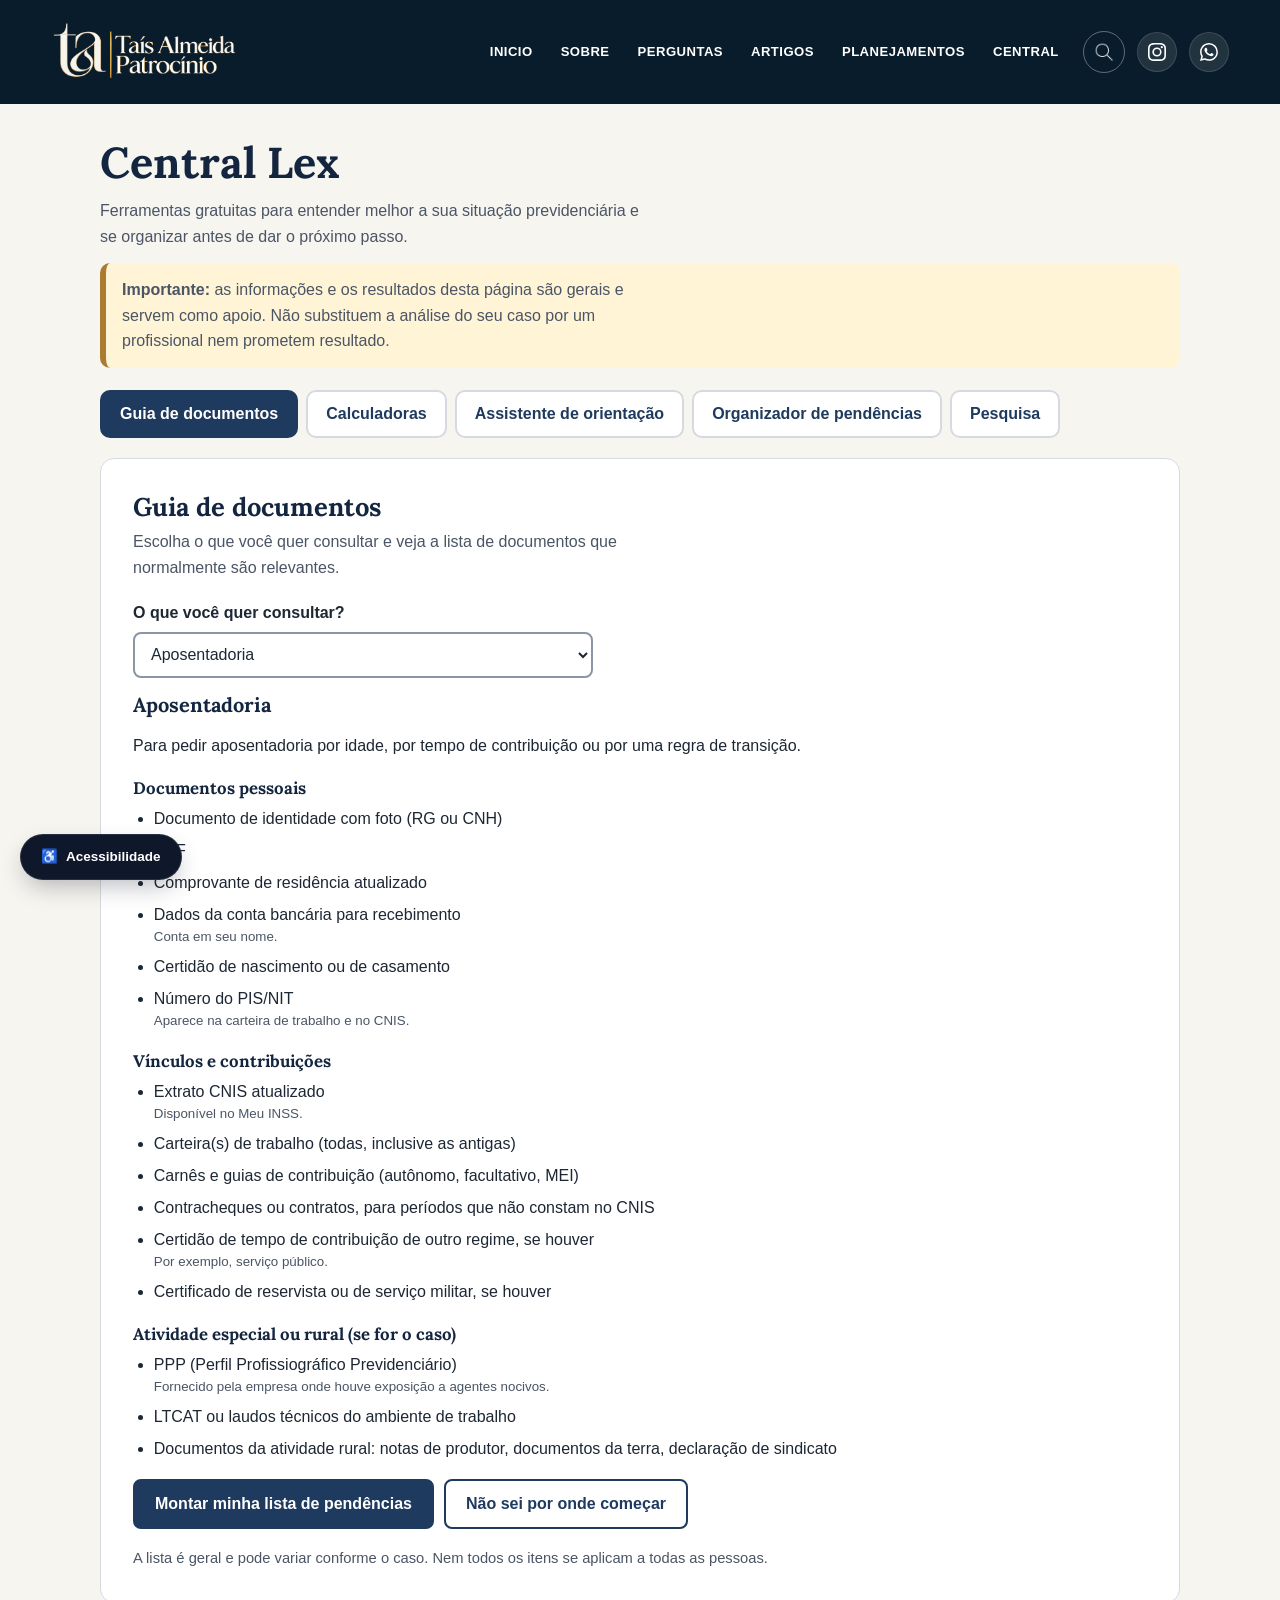
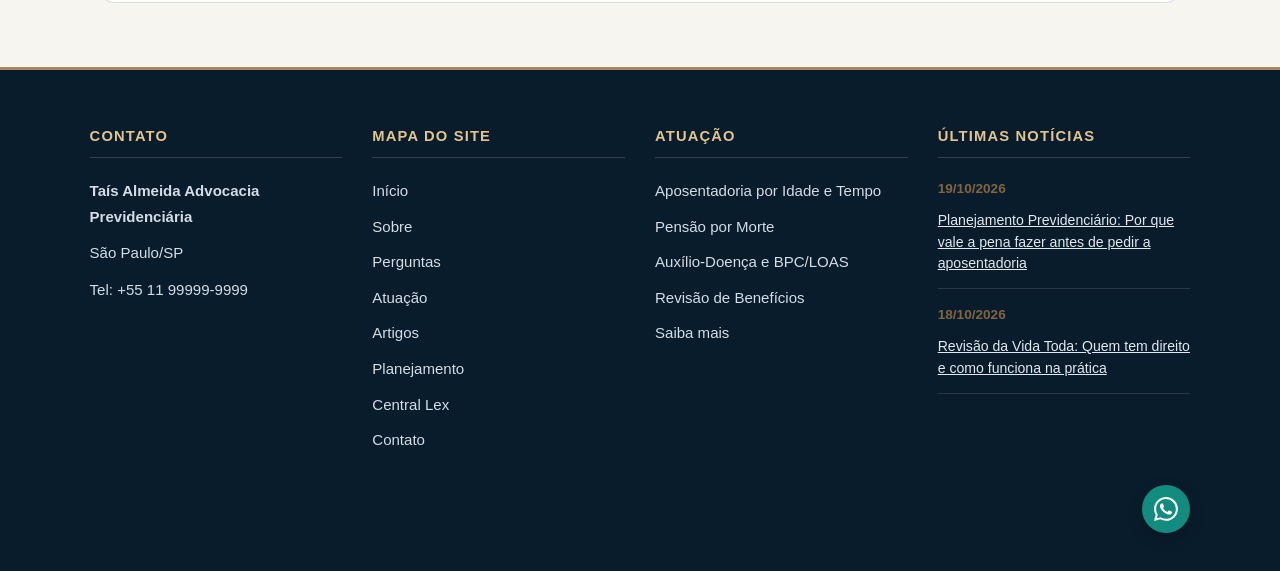
<file: Html/central.html>
<!DOCTYPE html>
<html lang="pt-BR">
<head>
    <meta charset="UTF-8">
    <meta name="viewport" content="width=device-width, initial-scale=1.0">
    <title>Central Lex | Taís Almeida Advocacia Previdenciária</title>
    <meta name="description" content="Guia de documentos, calculadoras, assistente de orientação, organizador de pendências e pesquisa para sua situação previdenciária.">
    <link rel="stylesheet" href="../CSS/style.css">
    <link rel="stylesheet" href="../CSS/global.css">
    <link rel="stylesheet" href="../CSS/header.css">
    <link rel="stylesheet" href="../CSS/footer.css">
    <link rel="stylesheet" href="../CSS/noticias.css">
    <link rel="stylesheet" href="../Acessibilidade.css/acessibilidade.css">
    <link rel="stylesheet" href="../CSS/lex-comum.css">
    <link rel="stylesheet" href="../CSS/central.css">
    <link rel="preconnect" href="https://fonts.googleapis.com">
    <link rel="preconnect" href="https://fonts.gstatic.com" crossorigin>
    <link href="https://fonts.googleapis.com/css2?family=Lora:ital,wght@0,400..700;1,400..700&display=swap" rel="stylesheet">
</head>
<body data-raiz="../">
   <header class="Navegação">
        <img class="Logo" src="../imagens/logo melhor.png" alt="Logo Taís Almeida Advocacia">
      
        <nav>
            <div class="card">
                <a href="../index.html">INICIO</a>
                <a href="Sobre.html">SOBRE</a>
                <a href="Perguntas.html">PERGUNTAS</a>
                <a href="artigos.html">ARTIGOS</a>
                <a href="planejamentos.html">PLANEJAMENTOS</a>
                <a href="central.html">CENTRAL</a>
            </div>
            <div class="buscar" role="button" aria-label="Buscar"> 
                <img src="../Imagens/icons8-search-24.png" alt="">
            </div>            
 
            <a href="#" class="socialContainer containerOne" aria-label="Instagram">
                <svg class="socialSvg instagramSvg" viewBox="0 0 16 16"> 
                    <path d="M8 0C5.829 0 5.556.01 4.703.048 3.85.088 3.269.222 2.76.42a3.917 3.917 0 0 0-1.417.923A3.927 3.927 0 0 0 .42 2.76C.222 3.268.087 3.85.048 4.7.01 5.555 0 5.827 0 8.001c0 2.172.01 2.444.048 3.297.04.852.174 1.433.372 1.942.205.526.478.972.923 1.417.444.445.89.719 1.416.923.51.198 1.09.333 1.942.372C5.555 15.99 5.827 16 8 16s2.444-.01 3.298-.048c.851-.04 1.434-.174 1.943-.372a3.916 3.916 0 0 0 1.416-.923c.445-.445.718-.891.923-1.417.197-.509.332-1.09.372-1.942C15.99 10.445 16 10.173 16 8s-.01-2.445-.048-3.299c-.04-.851-.175-1.433-.372-1.941a3.926 3.926 0 0 0-.923-1.417A3.911 3.911 0 0 0 13.24.42c-.51-.198-1.092-.333-1.943-.372C10.443.01 10.172 0 7.998 0h.003zm-.717 1.442h.718c2.136 0 2.389.007 3.232.046.78.035 1.204.166 1.486.275.373.145.64.319.92.599.28.28.453.546.598.92.11.281.24.705.275 1.485.039.843.047 1.096.047 3.231s-.008 2.389-.047 3.232c-.035.78-.166 1.203-.275 1.485a2.47 2.47 0 0 1-.599.919c-.28.28-.546.453-.92.598-.28.11-.704.24-1.485.276-.843.038-1.096.047-3.232.047s-2.39-.009-3.233-.047c-.78-.036-1.203-.166-1.485-.276a2.478 2.478 0 0 1-.92-.598 2.48 2.48 0 0 1-.6-.92c-.109-.281-.24-.705-.275-1.485-.038-.843-.046-1.096-.046-3.233 0-2.136.008-2.388.046-3.231.036-.78.166-1.204.276-1.486.145-.373.319-.64.599-.92.28-.28.546-.453.92-.598.282-.11.705-.24 1.485-.276.738-.034 1.024-.044 2.515-.045v.002zm4.988 1.328a.96.96 0 1 0 0 1.92.96.96 0 0 0 0-1.92zm-4.27 1.122a4.109 4.109 0 1 0 0 8.217 4.109 4.109 0 0 0 0-8.217zm0 1.441a2.667 2.667 0 1 1 0 5.334 2.667 2.667 0 0 1 0-5.334z"></path> 
                </svg>
            </a>
            
            <a href="#" class="socialContainer containerFour" aria-label="WhatsApp">
                <svg class="socialSvg whatsappSvg" viewBox="0 0 16 16"> 
                    <path d="M13.601 2.326A7.854 7.854 0 0 0 7.994 0C3.627 0 .068 3.558.064 7.926c0 1.399.366 2.76 1.057 3.965L0 16l4.204-1.102a7.933 7.933 0 0 0 3.79.965h.004c4.368 0 7.926-3.558 7.93-7.93A7.898 7.898 0 0 0 13.6 2.326zM7.994 14.521a6.573 6.573 0 0 1-3.356-.92l-.24-.144-2.494.654.666-2.433-.156-.251a6.56 6.56 0 0 1-1.007-3.505c0-3.626 2.957-6.584 6.591-6.584a6.56 6.56 0 0 1 4.66 1.931 6.557 6.557 0 0 1 1.928 4.66c-.004 3.639-2.961 6.592-6.592 6.592zm3.615-4.934c-.197-.099-1.17-.578-1.353-.646-.182-.065-.315-.099-.445.099-.133.197-.513.646-.627.775-.114.133-.232.148-.43.05-.197-.1-.836-.308-1.592-.985-.59-.525-.985-1.175-1.103-1.372-.114-.198-.011-.304.088-.403.087-.088.197-.232.296-.346.1-.114.133-.198.198-.33.065-.134.034-.248-.015-.347-.05-.099-.445-1.076-.612-1.47-.16-.389-.323-.335-.445-.34-.114-.007-.247-.007-.38-.007a.729.729 0 0 0-.529.247c-.182.198-.691.677-.691 1.654 0 .977.71 1.916.81 2.049.098.133 1.394 2.132 3.383 2.992.47.205.84.326 1.129.418.475.152.904.129 1.246.08.38-.058 1.171-.48 1.338-.943.164-.464.164-.86.114-.943-.049-.084-.182-.133-.38-.232z"></path> 
                </svg>
            </a>
        </nav> 
    </header>

    <main id="conteudo-principal" class="pagina-lex central">
        <div class="lex-miolo">
            <div class="central-topo">
                <h1>Central Lex</h1>
                <p>Ferramentas gratuitas para entender melhor a sua situação previdenciária e se organizar antes de dar o próximo passo.</p>
                <div class="aviso-caixa">
                    <p><strong>Importante:</strong> as informações e os resultados desta página são gerais e servem como apoio. Não substituem a análise do seu caso por um profissional nem prometem resultado.</p>
                </div>
            </div>

            <noscript><p class="vazio">A Central Lex precisa do JavaScript ativado no navegador.</p></noscript>

            <div class="central-abas" role="tablist" aria-label="Ferramentas da Central Lex">
                <button type="button" role="tab" id="aba-guia" aria-controls="painel-guia" aria-selected="true" tabindex="0">Guia de documentos</button>
                <button type="button" role="tab" id="aba-calculadoras" aria-controls="painel-calculadoras" aria-selected="false" tabindex="-1">Calculadoras</button>
                <button type="button" role="tab" id="aba-assistente" aria-controls="painel-assistente" aria-selected="false" tabindex="-1">Assistente de orientação</button>
                <button type="button" role="tab" id="aba-pendencias" aria-controls="painel-pendencias" aria-selected="false" tabindex="-1">Organizador de pendências</button>
                <button type="button" role="tab" id="aba-pesquisa" aria-controls="painel-pesquisa" aria-selected="false" tabindex="-1">Pesquisa</button>
            </div>

            <!-- 1. GUIA DE DOCUMENTOS -->
            <section id="painel-guia" class="painel-lex" role="tabpanel" aria-labelledby="aba-guia">
                <h2>Guia de documentos</h2>
                <p class="intro">Escolha o que você quer consultar e veja a lista de documentos que normalmente são relevantes.</p>
                <div class="campo seletor nao-imprimir">
                    <label for="guia-sit">O que você quer consultar?</label>
                    <select id="guia-sit"></select>
                </div>
                <div id="guia-resultado" aria-live="polite"></div>
            </section>

            <!-- 2. CALCULADORAS -->
            <section id="painel-calculadoras" class="painel-lex" role="tabpanel" aria-labelledby="aba-calculadoras" hidden>
                <h2>Calculadoras e simuladores</h2>
                <p class="intro">Preencha os campos e receba uma estimativa. Os resultados são orientativos e não têm valor de parecer jurídico.</p>

                <section id="calc-contribuicao" class="calc" aria-labelledby="t-contrib">
                    <h3 id="t-contrib">Estimativa de tempo de contribuição</h3>
                    <p>Informe os períodos em que você contribuiu ou trabalhou com registro. Períodos que se sobrepõem são contados uma única vez.</p>
                    <form id="contrib-form" novalidate>
                        <div id="contrib-linhas"></div>
                        <div class="acoes">
                            <button type="button" class="lex-btn lex-btn-sec" id="contrib-adicionar">+ Adicionar período</button>
                            <button type="submit" class="lex-btn">Calcular</button>
                        </div>
                    </form>
                    <div id="contrib-resultado" class="resultado-saida" role="status" aria-live="polite"></div>
                </section>

                <section id="calc-prazo" class="calc" aria-labelledby="t-prazo">
                    <h3 id="t-prazo">Prazo para recorrer de uma negativa do INSS</h3>
                    <p>Informe a data em que você tomou conhecimento da decisão e veja a data limite estimada para o recurso administrativo (30 dias corridos).</p>
                    <form id="prazo-form" novalidate>
                        <div class="campo seletor">
                            <label for="prazo-data">Data da ciência da decisão</label>
                            <input type="date" id="prazo-data">
                        </div>
                        <button type="submit" class="lex-btn">Calcular prazo</button>
                    </form>
                    <div id="prazo-resultado" class="resultado-saida" role="status" aria-live="polite"></div>
                </section>

                <section id="calc-bpc" class="calc" aria-labelledby="t-bpc">
                    <h3 id="t-bpc">BPC/LOAS: renda por pessoa da família</h3>
                    <p>Em regra, a renda familiar por pessoa precisa ser inferior a 1/4 do salário mínimo. Faça a conta simples para ter uma referência.</p>
                    <form id="bpc-form" novalidate>
                        <div class="grade-campos">
                            <div class="campo">
                                <label for="bpc-renda">Renda total da casa por mês (R$)</label>
                                <input type="number" id="bpc-renda" min="0" step="0.01" inputmode="decimal">
                                <small>Some a renda de todas as pessoas que moram na casa.</small>
                            </div>
                            <div class="campo">
                                <label for="bpc-pessoas">Número de pessoas na casa</label>
                                <input type="number" id="bpc-pessoas" min="1" step="1" inputmode="numeric">
                                <small>Inclua quem vai pedir o benefício.</small>
                            </div>
                            <div class="campo">
                                <label for="bpc-sm">Salário mínimo (R$)</label>
                                <input type="number" id="bpc-sm" min="0" step="0.01" inputmode="decimal">
                                <small>Valor de <span id="bpc-sm-ano">2026</span>. Confirme se mudou.</small>
                            </div>
                        </div>
                        <button type="submit" class="lex-btn">Calcular</button>
                    </form>
                    <div id="bpc-resultado" class="resultado-saida" role="status" aria-live="polite"></div>
                </section>
            </section>

            <!-- 3. ASSISTENTE -->
            <section id="painel-assistente" class="painel-lex" role="tabpanel" aria-labelledby="aba-assistente" hidden>
                <h2>Assistente de orientação inicial</h2>
                <p class="intro">Responda a poucas perguntas e veja os próximos passos mais comuns para a sua situação. Não é inteligência artificial: são respostas previamente preparadas.</p>
                <div id="assistente-caixa" aria-live="polite"></div>
            </section>

            <!-- 4. ORGANIZADOR -->
            <section id="painel-pendencias" class="painel-lex" role="tabpanel" aria-labelledby="aba-pendencias" hidden>
                <h2>Organizador de pendências</h2>
                <p class="intro">Marque os documentos que você já tem e veja o que falta. As marcações ficam salvas neste navegador. Você pode imprimir a lista ou salvá-la em PDF.</p>

                <p id="pend-impressao-titulo" class="so-impressao titulo"></p>
                <p id="pend-impressao-nome" class="so-impressao"></p>
                <p id="pend-impressao-data" class="so-impressao"></p>

                <div class="pend-topo">
                    <div class="campo">
                        <label for="pend-sit">Situação</label>
                        <select id="pend-sit"></select>
                    </div>
                    <div class="campo">
                        <label for="pend-nome">Seu nome (opcional, aparece na impressão)</label>
                        <input type="text" id="pend-nome" autocomplete="name">
                    </div>
                </div>

                <div class="pend-progresso" role="status" aria-live="polite">
                    <progress id="pend-barra" max="1" value="0" aria-label="Progresso da lista"></progress>
                    <span id="pend-progresso-texto"></span>
                </div>

                <div id="pend-lista"></div>

                <form id="pend-extra-form" class="pend-extra nao-imprimir">
                    <div class="campo">
                        <label for="pend-extra-texto">Adicionar um item à lista</label>
                        <input type="text" id="pend-extra-texto" placeholder="Ex.: laudo do ortopedista">
                    </div>
                    <button type="submit" class="lex-btn lex-btn-sec">Adicionar</button>
                </form>

                <div class="acoes nao-imprimir">
                    <button type="button" class="lex-btn" id="pend-imprimir">Imprimir ou salvar em PDF</button>
                    <button type="button" class="lex-btn lex-btn-sec" id="pend-limpar">Limpar lista</button>
                </div>
                <p class="nota nao-imprimir">Para salvar em PDF, escolha "Salvar como PDF" na janela de impressão do navegador.</p>
            </section>

            <!-- 5. PESQUISA -->
            <section id="painel-pesquisa" class="painel-lex" role="tabpanel" aria-labelledby="aba-pesquisa" hidden>
                <h2>Pesquisa no site</h2>
                <p class="intro">Digite um termo para encontrar artigos, perguntas frequentes e planejamentos.</p>
                <form id="pesq-form" role="search" class="pesq-linha">
                    <div class="campo">
                        <label for="pesq-q">O que você procura?</label>
                        <input type="search" id="pesq-q" placeholder="Ex.: CNIS, benefício negado, tempo de contribuição" autocomplete="off">
                    </div>
                    <button type="submit" class="lex-btn">Pesquisar</button>
                </form>
                <div class="pesq-sugestoes" id="pesq-sugestoes">
                    <span>Sugestões:</span>
                    <div class="chips">
                        <button type="button" class="chip" data-termo="CNIS">CNIS</button>
                        <button type="button" class="chip" data-termo="benefício negado">benefício negado</button>
                        <button type="button" class="chip" data-termo="tempo de contribuição">tempo de contribuição</button>
                        <button type="button" class="chip" data-termo="BPC">BPC</button>
                        <button type="button" class="chip" data-termo="prazo de recurso">prazo de recurso</button>
                        <button type="button" class="chip" data-termo="pensão por morte">pensão por morte</button>
                    </div>
                </div>
                <p id="pesq-status" role="status" aria-live="polite"></p>
                <ol id="pesq-resultados" class="resultados"></ol>
            </section>
        </div>
    </main>

    <footer id="contato">
        <div class="footer-coluna contato-info">
            <h3>Contato</h3>
            <p><strong>Taís Almeida Advocacia Previdenciária</strong></p>
            <p>São Paulo/SP</p>
            <p>Tel: +55 11 99999-9999</p>
        </div>

        <div class="footer-coluna mapa">
            <h3>Mapa do site</h3>
            <ul>
                <li><a href="../index.html#inicio">Início</a></li>
                <li><a href="../Sobre.html">Sobre</a></li>
                <li><a href="../Perguntas.html">Perguntas</a></li>
                <li><a href="../index.html#atuacao">Atuação</a></li>
                <li><a href="../ArtigosHtml/artigos.html">Artigos</a></li>
                <li><a href="../PlanejamentosHtml/planejamentos.html">Planejamento</a></li>
                <li><a href="../CentralLex/central.html">Central Lex</a></li>
                <li><a href="#contato">Contato</a></li>
            </ul>
        </div>

        <div class="footer-coluna atuacao">
            <h3>Atuação</h3>
            <ul>
                <li><span>Aposentadoria por Idade e Tempo</span></li>
                <li><span>Pensão por Morte</span></li>
                <li><span>Auxílio-Doença e BPC/LOAS</span></li>
                <li><span>Revisão de Benefícios</span></li>
                <li><a href="../PlanejamentosHtml/planejamentos.html">Saiba mais</a></li>
            </ul>
        </div>

        <div class="footer-coluna noticias">
            <h3>Últimas notícias</h3>
            <div data-auto="rodape"></div>
        </div>

        <a class="Btn" href="https://wa.me/5511918598711" aria-label="Conversar pelo WhatsApp" target="_blank" rel="noopener noreferrer">
            <div class="sign">
                <svg class="socialSvg whatsappSvg" viewBox="0 0 16 16">
                    <path d="M13.601 2.326A7.854 7.854 0 0 0 7.994 0C3.627 0 .068 3.558.064 7.926c0 1.399.366 2.76 1.057 3.965L0 16l4.204-1.102a7.933 7.933 0 0 0 3.79.965h.004c4.368 0 7.926-3.558 7.93-7.93A7.898 7.898 0 0 0 13.6 2.326zM7.994 14.521a6.573 6.573 0 0 1-3.356-.92l-.24-.144-2.494.654.666-2.433-.156-.251a6.56 6.56 0 0 1-1.007-3.505c0-3.626 2.957-6.584 6.591-6.584a6.56 6.56 0 0 1 4.66 1.931 6.557 6.557 0 0 1 1.928 4.66c-.004 3.639-2.961 6.592-6.592 6.592zm3.615-4.934c-.197-.099-1.17-.578-1.353-.646-.182-.065-.315-.099-.445.099-.133.197-.513.646-.627.775-.114.133-.232.148-.43.05-.197-.1-.836-.308-1.592-.985-.59-.525-.985-1.175-1.103-1.372-.114-.198-.011-.304.088-.403.087-.088.197-.232.296-.346.1-.114.133-.198.198-.33.065-.134.034-.248-.015-.347-.05-.099-.445-1.076-.612-1.47-.16-.389-.323-.335-.445-.34-.114-.007-.247-.007-.38-.007a.729.729 0 0 0-.529.247c-.182.198-.691.677-.691 1.654 0 .977.71 1.916.81 2.049.098.133 1.394 2.132 3.383 2.992.47.205.84.326 1.129.418.475.152.904.129 1.246.08.38-.058 1.171-.48 1.338-.943.164-.464.164-.86.114-.943-.049-.084-.182-.133-.38-.232z"></path>
                </svg>
            </div>
            <div class="text">Whatsapp</div>
        </a>

        

<!-- Acessibilidade LexWeb -->
<section class="lex-acessibilidade" aria-labelledby="titulo-acessibilidade">
    <div class="lex-acessibilidade-intro">
        <h2 id="titulo-acessibilidade">Acessibilidade</h2>
        <p>Personalize sua experiência de navegação.</p>
    </div>

    <div class="lex-acessibilidade-botoes">
        <button type="button" class="lex-ac-btn"
            data-acao="diminuir" aria-label="Diminuir tamanho do texto"
            title="Diminuir fonte">
            <span class="lex-ac-icone" aria-hidden="true">A−</span>
            <span>Diminuir fonte</span>
        </button>

        <button type="button" class="lex-ac-btn"
            data-acao="normal" aria-label="Restaurar tamanho normal do texto"
            title="Restaurar fonte">
            <span class="lex-ac-icone" aria-hidden="true">A</span>
            <span>Fonte normal</span>
        </button>

        <button type="button" class="lex-ac-btn"
            data-acao="aumentar" aria-label="Aumentar tamanho do texto"
            title="Aumentar fonte">
            <span class="lex-ac-icone" aria-hidden="true">A+</span>
            <span>Aumentar fonte</span>
        </button>

        <button type="button" class="lex-ac-btn"
            data-acao="noturno" aria-pressed="false">
            <span class="lex-ac-icone" aria-hidden="true">◐</span>
            <span>Modo noturno</span>
        </button>

        <button type="button" class="lex-ac-btn"
            data-acao="contraste" aria-pressed="false">
            <span class="lex-ac-icone" aria-hidden="true">◑</span>
            <span>Alto contraste</span>
        </button>

        <button type="button" class="lex-ac-btn"
            data-acao="espacamento" aria-pressed="false">
            <span class="lex-ac-icone" aria-hidden="true">≡</span>
            <span>Espaçamento</span>
        </button>

        <button type="button" class="lex-ac-btn"
            data-acao="links" aria-pressed="false">
            <span class="lex-ac-icone" aria-hidden="true">↗</span>
            <span>Destacar links</span>
        </button>

        <button type="button" class="lex-ac-btn"
            data-acao="ler" aria-label="Ler o conteúdo da página">
            <span class="lex-ac-icone" aria-hidden="true">♫</span>
            <span>Ler página</span>
        </button>

        <button type="button" class="lex-ac-btn"
            data-acao="parar" aria-label="Parar leitura da página">
            <span class="lex-ac-icone" aria-hidden="true">■</span>
            <span>Parar leitura</span>
        </button>

        <button type="button" class="lex-ac-restaurar"
            data-acao="restaurar">
            Restaurar configurações
        </button>
    </div>

    <p class="lex-ac-status" id="lex-ac-status"
       role="status" aria-live="polite"></p>
</section>



    </footer>

    <script src="../javascript/conteudo.js"></script>
    <script src="../javascript/lex-logica.js"></script>
    <script src="../javascript/central-dados.js"></script>
    <script src="../javascript/site.js"></script>
    <script src="../javascript/central.js"></script>
    <script src="../javascript/acessibilidade.js"></script>
</body>
</html>
</file>
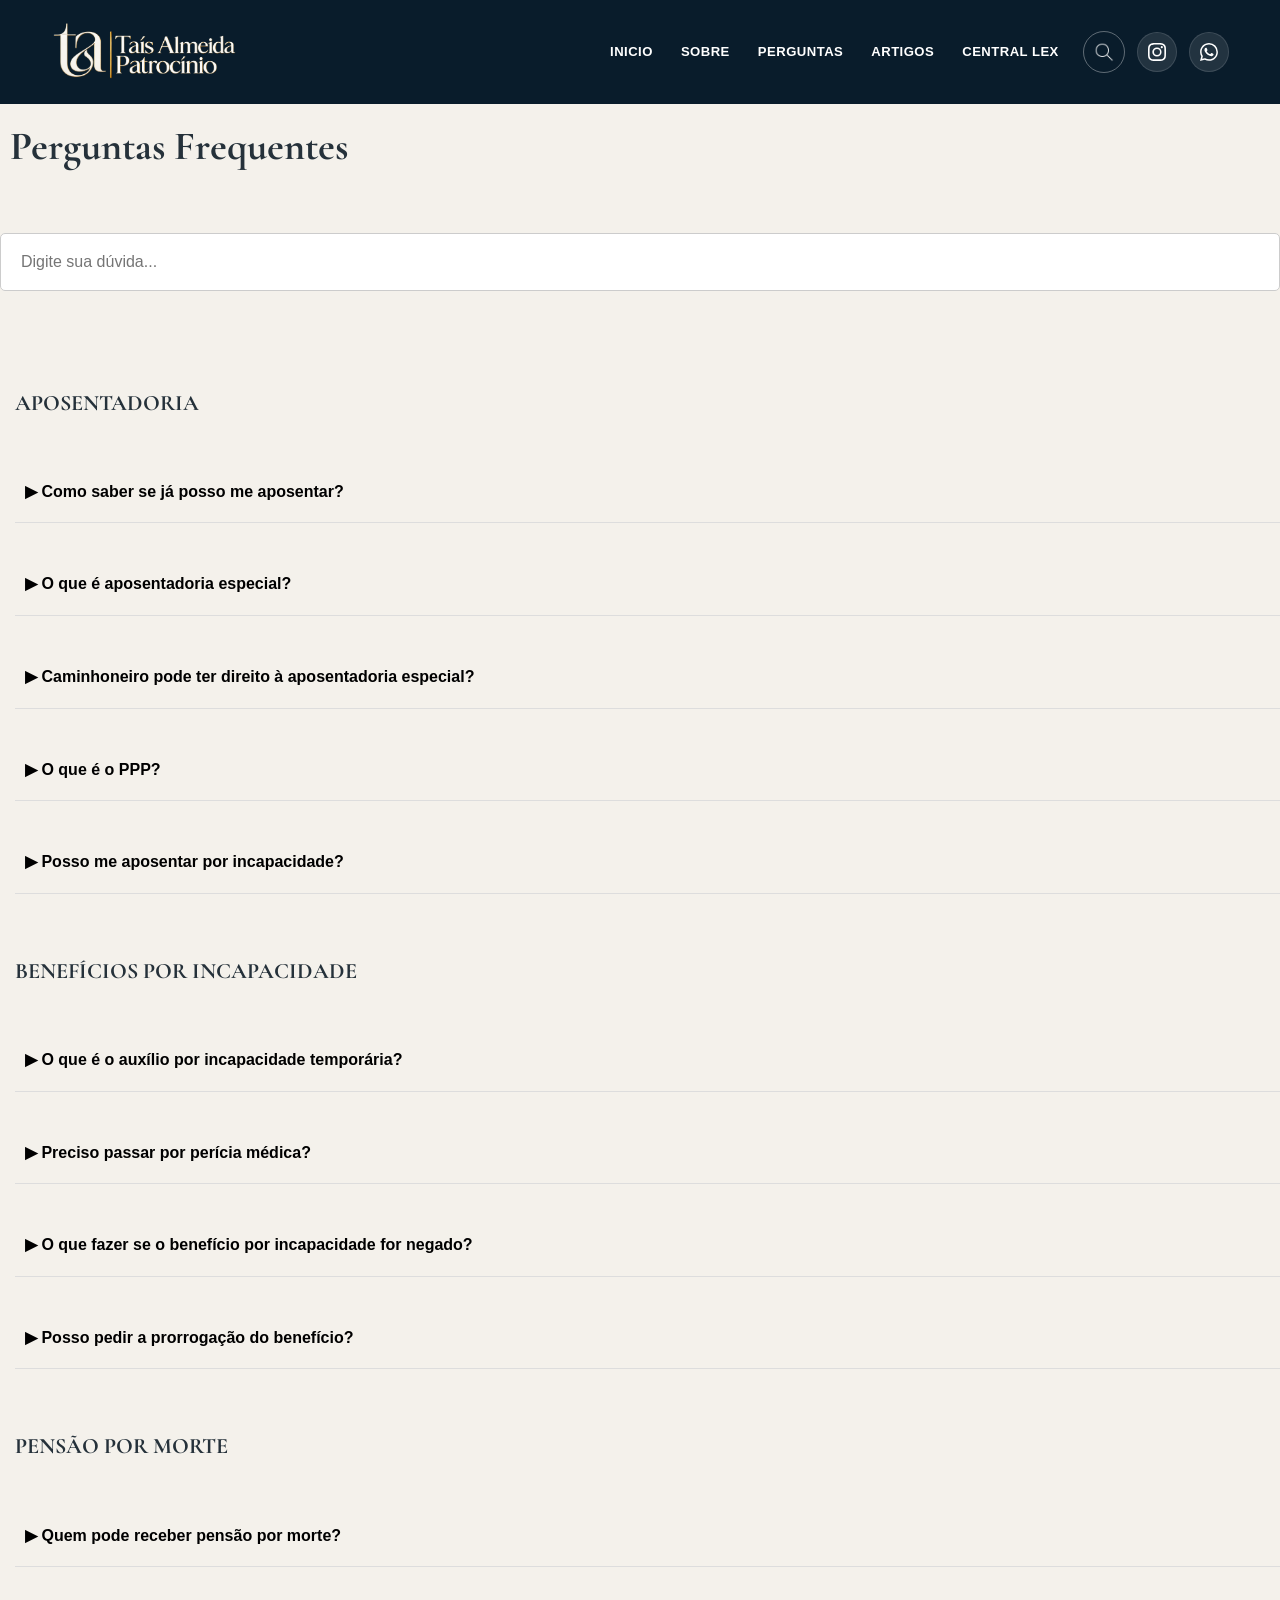
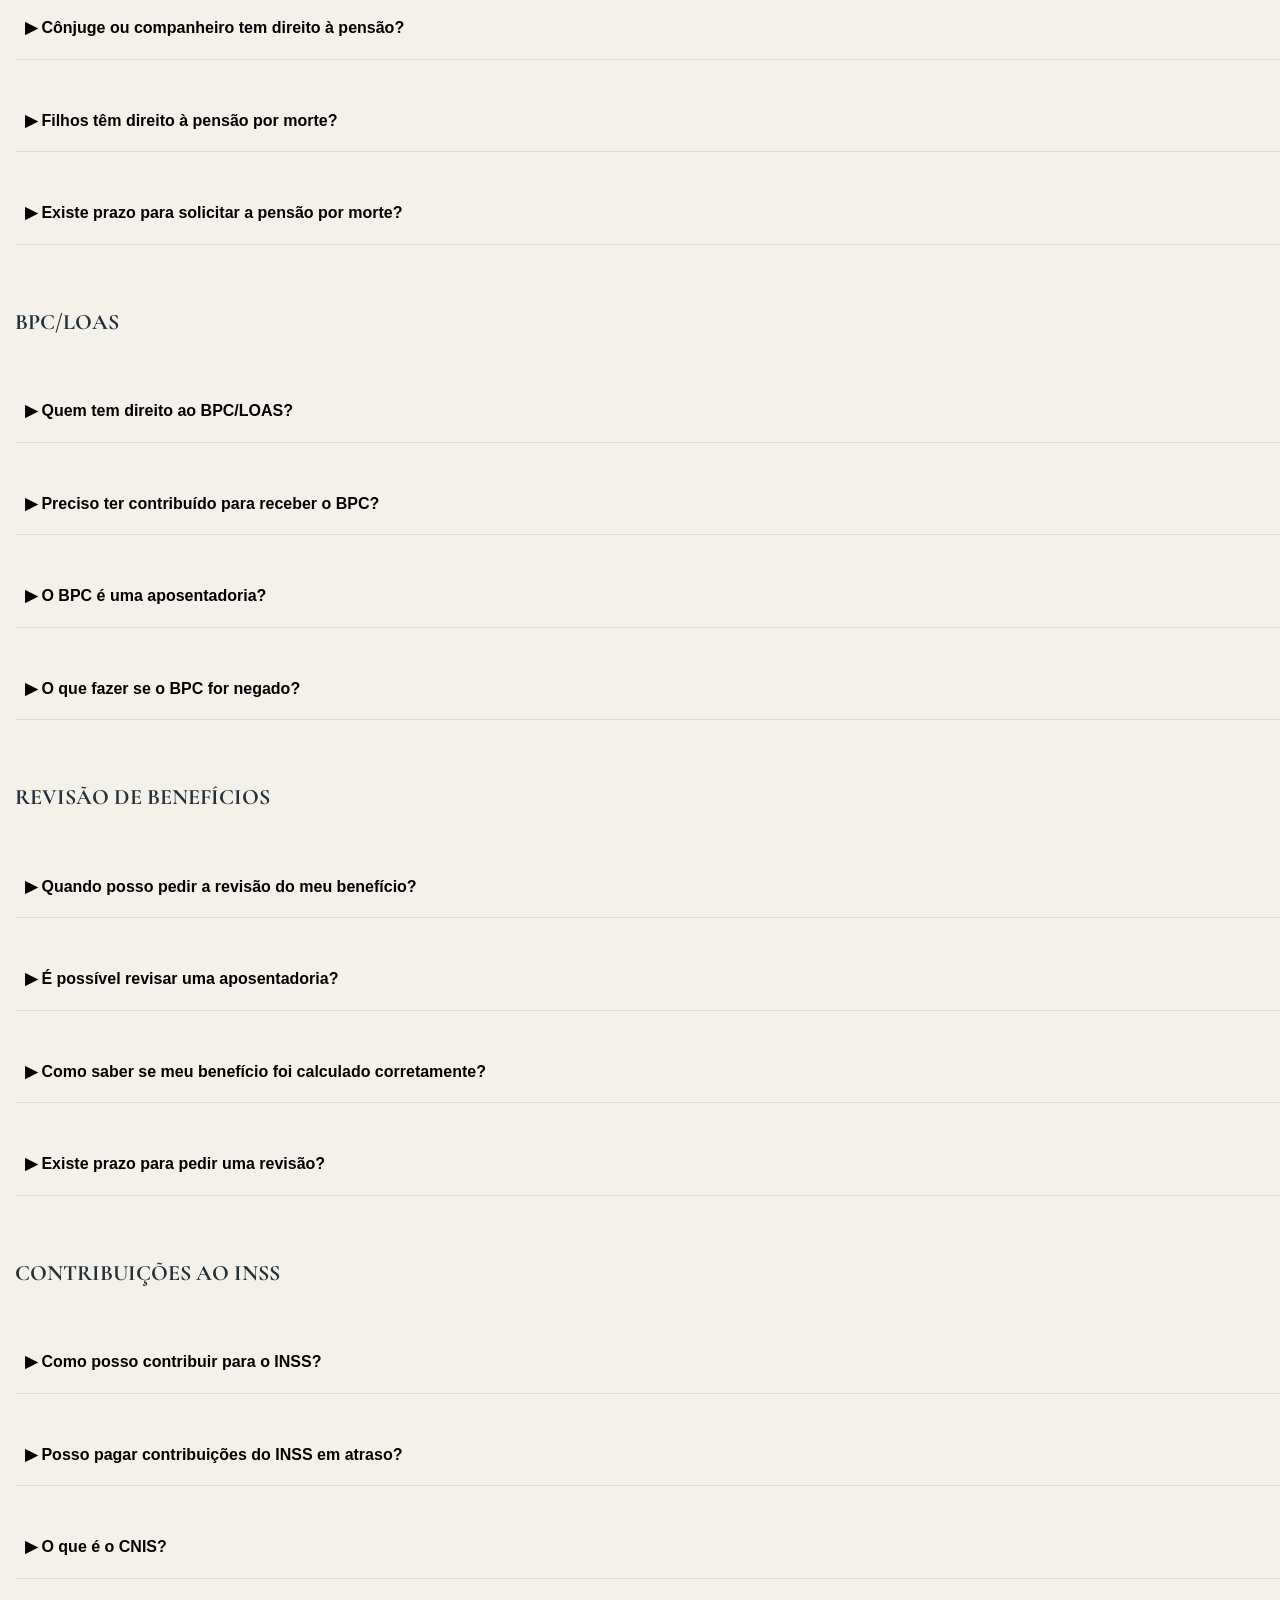
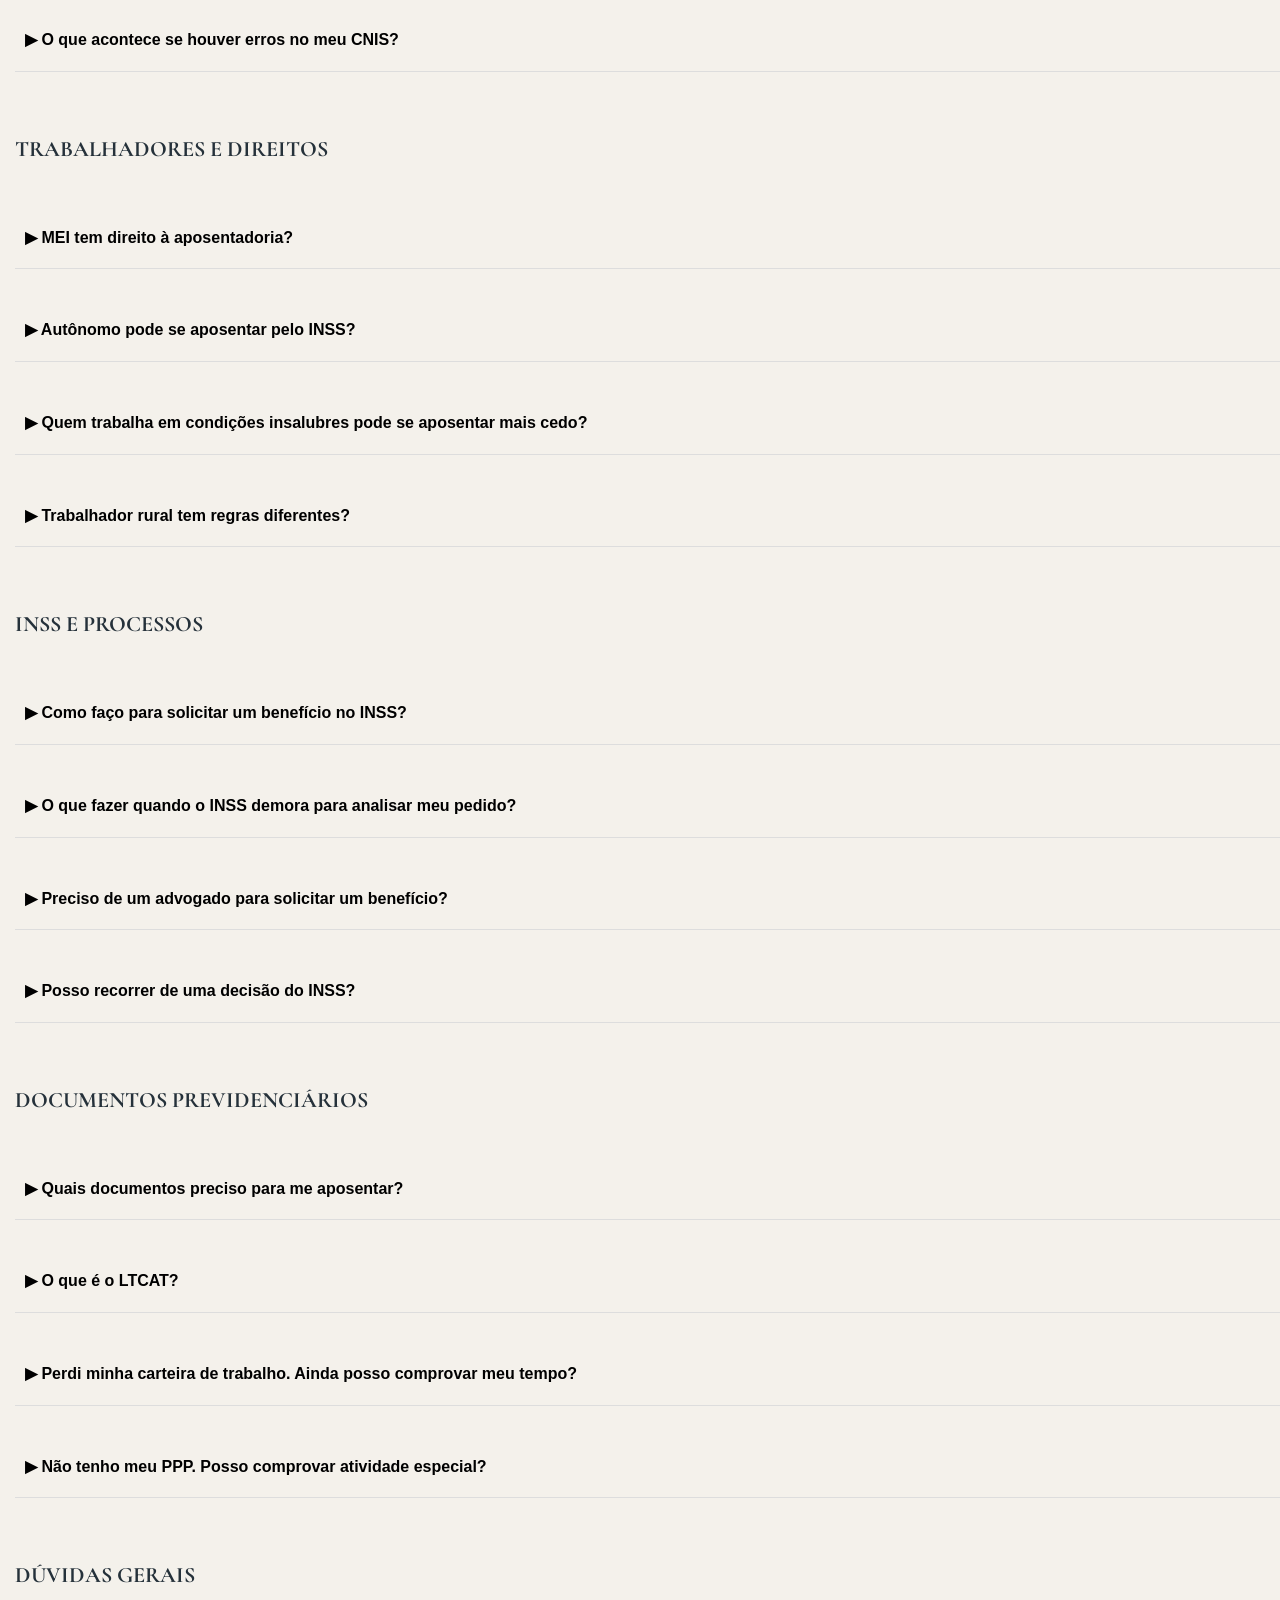
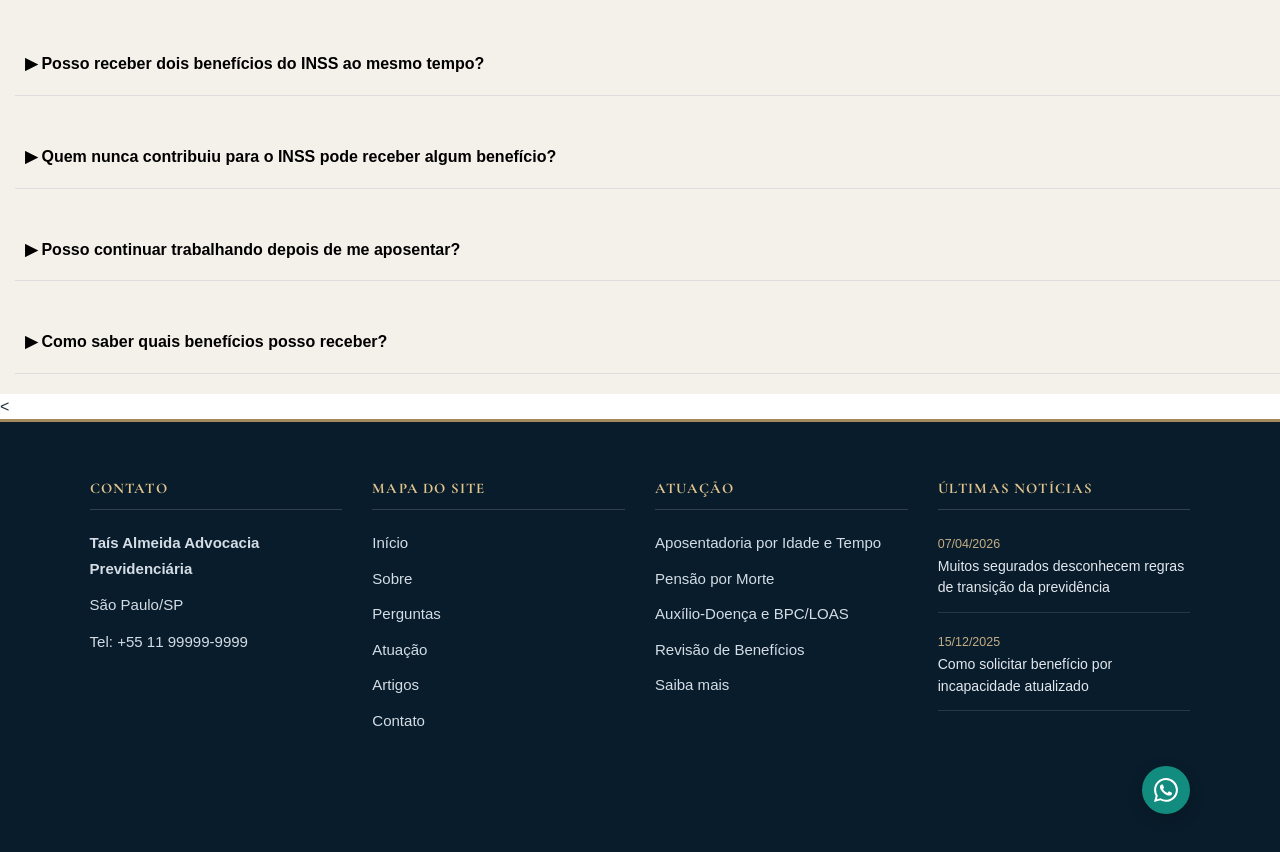
<file: Html/Perguntas.html>
<!DOCTYPE html>
<html lang="pt-br">
<head>
    <meta charset="UTF-8">
    <meta name="viewport" content="width=device-width, initial-scale=1.0">
    <title>Document</title>
    <link rel="stylesheet" href="../CSS/header.css">
    <link rel="stylesheet" href="../CSS/footer.css">
   <link rel="stylesheet" href="../CSS/style.css">
    <link rel="stylesheet" href="../CSS/global.css">
    <link rel="stylesheet" href="../PERGUNTASCSS/Perguntas.css">
    <link rel="stylesheet" href="../PERGUNTASCSS/perguntastxt.css">
    <link rel="stylesheet" href="../PERGUNTASCSS/barradepesquisa.css">
    <link rel="preconnect" href="https://fonts.googleapis.com">
    <link rel="preconnect" href="https://fonts.gstatic.com" crossorigin>
    <link href="https://fonts.googleapis.com/css2?family=Lora:ital,wght@0,400..700;1,400..700&display=swap" rel="stylesheet">
</head>
<header class="Navegação">
        <img class="Logo" src="../imagens/logo melhor.png" alt="Logo Taís Almeida Advocacia">
      
        <nav>
            <div class="card">
                <a href="../index.html">INICIO</a>
                <a href="Sobre.html">SOBRE</a>
                <a href="Perguntas.html">PERGUNTAS</a>
                <a href="../ArtigosHtml/artigos.html">ARTIGOS</a>
                <a href="../CentralLex/central.html">CENTRAL LEX</a>
            </div>
            <div class="buscar" role="button" aria-label="Buscar"> 
                <img src="../Imagens/icons8-search-24.png" alt="">
            </div>            
 
            <a href="#" class="socialContainer containerOne" aria-label="Instagram">
                <svg class="socialSvg instagramSvg" viewBox="0 0 16 16"> 
                    <path d="M8 0C5.829 0 5.556.01 4.703.048 3.85.088 3.269.222 2.76.42a3.917 3.917 0 0 0-1.417.923A3.927 3.927 0 0 0 .42 2.76C.222 3.268.087 3.85.048 4.7.01 5.555 0 5.827 0 8.001c0 2.172.01 2.444.048 3.297.04.852.174 1.433.372 1.942.205.526.478.972.923 1.417.444.445.89.719 1.416.923.51.198 1.09.333 1.942.372C5.555 15.99 5.827 16 8 16s2.444-.01 3.298-.048c.851-.04 1.434-.174 1.943-.372a3.916 3.916 0 0 0 1.416-.923c.445-.445.718-.891.923-1.417.197-.509.332-1.09.372-1.942C15.99 10.445 16 10.173 16 8s-.01-2.445-.048-3.299c-.04-.851-.175-1.433-.372-1.941a3.926 3.926 0 0 0-.923-1.417A3.911 3.911 0 0 0 13.24.42c-.51-.198-1.092-.333-1.943-.372C10.443.01 10.172 0 7.998 0h.003zm-.717 1.442h.718c2.136 0 2.389.007 3.232.046.78.035 1.204.166 1.486.275.373.145.64.319.92.599.28.28.453.546.598.92.11.281.24.705.275 1.485.039.843.047 1.096.047 3.231s-.008 2.389-.047 3.232c-.035.78-.166 1.203-.275 1.485a2.47 2.47 0 0 1-.599.919c-.28.28-.546.453-.92.598-.28.11-.704.24-1.485.276-.843.038-1.096.047-3.232.047s-2.39-.009-3.233-.047c-.78-.036-1.203-.166-1.485-.276a2.478 2.478 0 0 1-.92-.598 2.48 2.48 0 0 1-.6-.92c-.109-.281-.24-.705-.275-1.485-.038-.843-.046-1.096-.046-3.233 0-2.136.008-2.388.046-3.231.036-.78.166-1.204.276-1.486.145-.373.319-.64.599-.92.28-.28.546-.453.92-.598.282-.11.705-.24 1.485-.276.738-.034 1.024-.044 2.515-.045v.002zm4.988 1.328a.96.96 0 1 0 0 1.92.96.96 0 0 0 0-1.92zm-4.27 1.122a4.109 4.109 0 1 0 0 8.217 4.109 4.109 0 0 0 0-8.217zm0 1.441a2.667 2.667 0 1 1 0 5.334 2.667 2.667 0 0 1 0-5.334z"></path> 
                </svg>
            </a>
            
            <a href="#" class="socialContainer containerFour" aria-label="WhatsApp">
                <svg class="socialSvg whatsappSvg" viewBox="0 0 16 16"> 
                    <path d="M13.601 2.326A7.854 7.854 0 0 0 7.994 0C3.627 0 .068 3.558.064 7.926c0 1.399.366 2.76 1.057 3.965L0 16l4.204-1.102a7.933 7.933 0 0 0 3.79.965h.004c4.368 0 7.926-3.558 7.93-7.93A7.898 7.898 0 0 0 13.6 2.326zM7.994 14.521a6.573 6.573 0 0 1-3.356-.92l-.24-.144-2.494.654.666-2.433-.156-.251a6.56 6.56 0 0 1-1.007-3.505c0-3.626 2.957-6.584 6.591-6.584a6.56 6.56 0 0 1 4.66 1.931 6.557 6.557 0 0 1 1.928 4.66c-.004 3.639-2.961 6.592-6.592 6.592zm3.615-4.934c-.197-.099-1.17-.578-1.353-.646-.182-.065-.315-.099-.445.099-.133.197-.513.646-.627.775-.114.133-.232.148-.43.05-.197-.1-.836-.308-1.592-.985-.59-.525-.985-1.175-1.103-1.372-.114-.198-.011-.304.088-.403.087-.088.197-.232.296-.346.1-.114.133-.198.198-.33.065-.134.034-.248-.015-.347-.05-.099-.445-1.076-.612-1.47-.16-.389-.323-.335-.445-.34-.114-.007-.247-.007-.38-.007a.729.729 0 0 0-.529.247c-.182.198-.691.677-.691 1.654 0 .977.71 1.916.81 2.049.098.133 1.394 2.132 3.383 2.992.47.205.84.326 1.129.418.475.152.904.129 1.246.08.38-.058 1.171-.48 1.338-.943.164-.464.164-.86.114-.943-.049-.084-.182-.133-.38-.232z"></path> 
                </svg>
            </a>
        </nav> 
    </header>

    
    
    
    <section class="conteudo">
        
    <section class="perguntas-frequentes">
            
        <h1>Perguntas Frequentes</h1>

        <input type="text" id="pesquisa" placeholder="Digite sua dúvida..." onkeyup="pesquisar()">
        

            <div class="perguntas">

                <div class="topicos">
                    <h3>APOSENTADORIA</h3>

                    <button onclick="mostrarResposta('resposta1_1')">
                    ▶ Como saber se já posso me aposentar?
                    </button>

                    <div id="resposta1_1" class="resposta">
                    <p>
                    O direito à aposentadoria depende de fatores como idade, tempo de contribuição, histórico previdenciário e 
                    regras aplicáveis ao segurado. Uma análise do CNIS e das contribuições permite verificar quais requisitos já 
                    foram cumpridos e quais ainda faltam.
                    </p>
                    </div>

                </div>

                <div class="topicos">

                    <button onclick="mostrarResposta('resposta1_2')">
                    ▶ O que é aposentadoria especial?
                    </button>

                    <div id="resposta1_2" class="resposta">
                    <p>
                    É uma modalidade destinada a trabalhadores que exerceram atividades com exposição a agentes prejudiciais à 
                    saúde ou à integridade física, desde que atendidos os requisitos legais. Documentos como o PPP são importantes 
                    para comprovar as condições de trabalho.
                    </p>
                    </div>

                </div>

                <div class="topicos">

                    <button onclick="mostrarResposta('resposta1_3')">
                    ▶ Caminhoneiro pode ter direito à aposentadoria especial?
                    </button>

                    <div id="resposta1_3" class="resposta">
                    <p>
                    Depende das condições em que o trabalho foi realizado e da exposição a agentes nocivos. A profissão, por si só, 
                    não garante o benefício, sendo necessário analisar o histórico profissional e os documentos que comprovem as 
                    condições da atividade.
                    </p>
                    </div>

                </div>

                <div class="topicos">

                    <button onclick="mostrarResposta('resposta1_4')">
                    ▶ O que é o PPP?
                    </button>

                    <div id="resposta1_4" class="resposta">
                    <p>
                    O Perfil Profissiográfico Previdenciário (PPP) é um documento que reúne informações sobre as atividades exercidas 
                    pelo trabalhador e suas condições de trabalho, incluindo eventual exposição a agentes nocivos. Ele é importante 
                    para a análise de períodos de atividade especial.
                    </p>
                    </div>

                </div>

                <div class="topicos">

                    <button onclick="mostrarResposta('resposta1_5')">
                    ▶ Posso me aposentar por incapacidade?
                    </button>

                    <div id="resposta1_5" class="resposta">
                    <p>
                    A aposentadoria por incapacidade permanente pode ser concedida quando o segurado apresenta incapacidade permanente 
                    para o trabalho e não pode ser reabilitado para outra atividade, desde que os demais requisitos sejam atendidos. 
                    A incapacidade deve ser comprovada conforme as regras previdenciárias.
                    </p>
                    </div>

                </div>


                <div class="topicos">
                    <h3>BENEFÍCIOS POR INCAPACIDADE</h3>

                    <button onclick="mostrarResposta('resposta2_1')">
                    ▶ O que é o auxílio por incapacidade temporária?
                    </button>

                    <div id="resposta2_1" class="resposta">
                    <p>
                    É o benefício destinado ao segurado que fica temporariamente incapaz de trabalhar por motivo de doença ou acidente. 
                    Para sua concessão, é necessário cumprir os requisitos previdenciários e comprovar a incapacidade.
                    </p>
                    </div>
                </div>

                <div class="topicos">

                    <button onclick="mostrarResposta('resposta2_2')">
                    ▶ Preciso passar por perícia médica?
                    </button>

                    <div id="resposta2_2" class="resposta">
                    <p>
                    Em situações que envolvem incapacidade para o trabalho, a comprovação da condição pode exigir avaliação médica pelo INSS. 
                    A documentação médica também é importante para demonstrar o diagnóstico, o tratamento e as limitações apresentadas.
                    </p>
                    </div>
                </div>

                <div class="topicos">

                    <button onclick="mostrarResposta('resposta2_3')">
                    ▶ O que fazer se o benefício por incapacidade for negado?
                    </button>

                    <div id="resposta2_3" class="resposta">
                    <p>
                    É possível analisar o motivo da negativa e verificar se existem medidas cabíveis, como recurso administrativo ou outras providências. 
                    A documentação médica e o histórico previdenciário devem ser avaliados antes de definir a melhor estratégia.
                    </p>
                    </div>
                </div>

                <div class="topicos">

                    <button onclick="mostrarResposta('resposta2_4')">
                    ▶ Posso pedir a prorrogação do benefício?
                    </button>

                    <div id="resposta2_4" class="resposta">
                    <p>
                    Em determinadas situações, quando a incapacidade permanece e o benefício está próximo do fim, o segurado pode solicitar sua prorrogação conforme os procedimentos e 
                    prazos estabelecidos pelo INSS. 
                    É importante acompanhar a situação do benefício e manter a documentação médica atualizada.
                    </p>
                    </div>
                </div>


                <div class="topicos">
                    <h3>PENSÃO POR MORTE</h3>

                    <button onclick="mostrarResposta('resposta3_1')">
                    ▶ Quem pode receber pensão por morte?
                    </button>

                    <div id="resposta3_1" class="resposta">
                    <p>
                    A pensão por morte pode ser destinada aos dependentes do segurado falecido, desde que sejam cumpridos os requisitos previstos pela legislação. 
                    A condição do dependente e a situação previdenciária do 
                    falecido são analisadas para verificar o direito ao benefício.
                    </p>
                    </div>
                </div>

                <div class="topicos">

                    <button onclick="mostrarResposta('resposta3_2')">
                    ▶ Cônjuge ou companheiro tem direito à pensão?
                    </button>

                    <div id="resposta3_2" class="resposta">
                    <p>
                    Cônjuge ou companheiro pode ter direito à pensão por morte, desde que atendidos os requisitos legais. A duração do benefício pode variar de acordo com a situação do 
                    dependente e as regras aplicáveis ao caso.
                    </p>
                    </div>
                </div>

                <div class="topicos">

                    <button onclick="mostrarResposta('resposta3_3')">
                    ▶ Filhos têm direito à pensão por morte?
                    </button>

                    <div id="resposta3_3" class="resposta">
                    <p>
                    Filhos podem ter direito à pensão quando se enquadram nas condições previstas pela legislação previdenciária. A idade, eventual deficiência e outras circunstâncias 
                    podem influenciar a existência e a duração do benefício.
                    </p>
                    </div>
                </div>

                <div class="topicos">

                    <button onclick="mostrarResposta('resposta3_4')">
                    ▶ Existe prazo para solicitar a pensão por morte?
                    </button>

                    <div id="resposta3_4" class="resposta">
                    <p>
                    O pedido pode ser feito após o falecimento do segurado, mas a data do requerimento pode influenciar o início do pagamento do benefício. Por isso, 
                    é recomendável buscar orientação e reunir a documentação necessária o quanto antes.
                    </p>
                    </div>
                </div>


                <div class="topicos">
                    <h3>BPC/LOAS</h3>

                    <button onclick="mostrarResposta('resposta4_1')">
                    ▶ Quem tem direito ao BPC/LOAS?
                    </button>

                    <div id="resposta4_1" class="resposta">
                    <p>
                    O BPC pode ser destinado à pessoa com deficiência ou ao idoso com 65 anos ou mais que esteja em situação de vulnerabilidade e cumpra os requisitos legais. 
                    Diferentemente da aposentadoria, não é necessário ter contribuído ao INSS para solicitar o benefício.
                    </p>
                    </div>
                </div>

                <div class="topicos">

                    <button onclick="mostrarResposta('resposta4_2')">
                    ▶ Preciso ter contribuído para receber o BPC?
                    </button>

                    <div id="resposta4_2" class="resposta">
                    <p>
                    Não. O BPC é um benefício assistencial e não exige contribuições anteriores ao INSS. Entretanto, é necessário atender aos critérios 
                    relacionados à idade ou deficiência e à situação socioeconômica do beneficiário.
                    </p>
                    </div>
                </div>
                <div class="topicos">

                    <button onclick="mostrarResposta('resposta4_3')">
                    ▶ O BPC é uma aposentadoria?
                    </button>

                    <div id="resposta4_3" class="resposta">
                    <p>
                    Não. O BPC é um benefício assistencial e possui regras diferentes das aposentadorias. Além disso, ele não funciona da mesma forma que uma 
                    aposentadoria em relação a contribuições e outros direitos previdenciários.
                    </p>
                    </div>
                </div>
                <div class="topicos">

                    <button onclick="mostrarResposta('resposta4_4')">
                    ▶ O que fazer se o BPC for negado?
                    </button>

                    <div id="resposta4_4" class="resposta">
                    <p>
                    Primeiramente, é importante verificar o motivo da negativa e analisar se os requisitos foram corretamente avaliados.
                    Dependendo da situação, podem existir medidas administrativas ou judiciais para contestar a decisão.
                    </p>
                    </div>
                </div>


                <div class="topicos">

                    <h3>REVISÃO DE BENEFÍCIOS</h3>

                    <button onclick="mostrarResposta('resposta5_1')">
                    ▶ Quando posso pedir a revisão do meu benefício?
                    </button>

                    <div id="resposta5_1" class="resposta">
                    <p>
                    A revisão pode ser analisada quando existem possíveis erros na concessão ou no cálculo do benefício. 
                    É necessário verificar o processo, o histórico de contribuições e os documentos utilizados pelo INSS para 
                    identificar se existe alguma informação que possa ser corrigida.
                    </p>
                    </div>
                </div>
                <div class="topicos">

                    <button onclick="mostrarResposta('resposta5_2')">
                    ▶ É possível revisar uma aposentadoria?
                    </button>

                    <div id="resposta5_2" class="resposta">
                    <p>
                    Em determinadas situações, sim. Podem existir casos em que períodos de contribuição, salários ou outras informações 
                    não foram considerados corretamente. A possibilidade de revisão depende da análise específica do benefício e dos prazos aplicáveis.
                    </p>
                    </div>
                </div>
                <div class="topicos">

                    <button onclick="mostrarResposta('resposta5_3')">
                    ▶ Como saber se meu benefício foi calculado corretamente?
                    </button>

                    <div id="resposta5_3" class="resposta">
                    <p>
                    Uma análise do processo de concessão, do CNIS e do histórico de contribuições pode ajudar a identificar possíveis inconsistências. 
                    A partir dessa documentação, é possível verificar se o cálculo realizado pelo INSS corresponde às informações do segurado.
                    </p>
                    </div>
                </div>
                <div class="topicos">

                    <button onclick="mostrarResposta('resposta5_4')">
                    ▶ Existe prazo para pedir uma revisão?
                    </button>

                    <div id="resposta5_4" class="resposta">
                    <p>
                    Sim. Existem prazos previstos pela legislação para determinados pedidos de revisão de benefícios. Por isso, 
                    é importante analisar o benefício e sua data de concessão antes de tomar qualquer medida.
                    </p>
                    </div>
                </div>


                <div class="topicos">

                    <h3>CONTRIBUIÇÕES AO INSS</h3>

                    <button onclick="mostrarResposta('resposta6_1')">
                    ▶ Como posso contribuir para o INSS?
                    </button>

                    <div id="resposta6_1" class="resposta">
                    <p>
                    A forma de contribuição depende da situação profissional do segurado. Empregados, autônomos, contribuintes individuais, 
                    segurados facultativos e MEIs possuem formas e regras específicas de contribuição.
                    </p>
                    </div>
                </div>
                <div class="topicos">

                    <button onclick="mostrarResposta('resposta6_2')">
                    ▶ Posso pagar contribuições do INSS em atraso?
                    </button>

                    <div id="resposta6_2" class="resposta">
                    <p>
                    Em algumas situações, é possível regularizar contribuições que não foram pagas no período correto. 
                    Entretanto, as regras variam conforme a categoria do segurado e o período que se pretende regularizar, sendo importante verificar cada caso individualmente.
                    </p>
                    </div>
                </div>
                <div class="topicos">

                    <button onclick="mostrarResposta('resposta6_3')">
                    ▶ O que é o CNIS?
                    </button>

                    <div id="resposta6_3" class="resposta">
                    <p>
                    O Cadastro Nacional de Informações Sociais (CNIS) reúne informações relacionadas aos vínculos empregatícios, contribuições e outros dados previdenciários do segurado. 
                    Conferir o CNIS é importante para identificar possíveis períodos ou informações que estejam incorretos ou ausentes.
                    </p>
                    </div>
                </div>
                <div class="topicos">

                    <button onclick="mostrarResposta('resposta6_4')">
                    ▶ O que acontece se houver erros no meu CNIS?
                    </button>

                    <div id="resposta6_4" class="resposta">
                    <p>
                    Informações incorretas ou períodos que não aparecem no CNIS podem prejudicar a análise de um benefício. Nesses casos, 
                    pode ser necessário apresentar documentos que comprovem os vínculos ou contribuições para solicitar a correção das informações.
                    </p>
                    </div>
                </div>


                <div class="topicos">

                    <h3>TRABALHADORES E DIREITOS</h3>

                    <button onclick="mostrarResposta('resposta7_1')">
                    ▶ MEI tem direito à aposentadoria?
                    </button>

                    <div id="resposta7_1" class="resposta">
                    <p>
                    Sim. O MEI realiza contribuição previdenciária por meio do DAS, mas as características dessa contribuição podem influenciar os benefícios 
                    e a forma de aposentadoria disponíveis. Dependendo do objetivo previdenciário, pode ser necessário avaliar outras formas de contribuição.
                    </p>
                    </div>
                </div>
                <div class="topicos">

                    <button onclick="mostrarResposta('resposta7_2')">
                    ▶ Autônomo pode se aposentar pelo INSS?
                    </button>

                    <div id="resposta7_2" class="resposta">
                    <p>
                    Sim. O trabalhador autônomo pode contribuir para o INSS como contribuinte individual e, cumpridos os requisitos, ter acesso aos benefícios previdenciários. 
                    A forma e o valor das contribuições devem ser analisados de acordo com sua situação.
                    </p>
                    </div>
                </div>
                <div class="topicos">

                    <button onclick="mostrarResposta('resposta7_3')">
                    ▶ Quem trabalha em condições insalubres pode se aposentar mais cedo?
                    </button>

                    <div id="resposta7_3" class="resposta">
                    <p>
                    A exposição a condições prejudiciais à saúde pode permitir o reconhecimento de atividade especial, desde que sejam atendidos os requisitos legais e comprovada a 
                    exposição aos agentes nocivos. A análise dos documentos profissionais é fundamental.
                    </p>
                    </div>
                </div>
                <div class="topicos">

                    <button onclick="mostrarResposta('resposta7_4')">
                    ▶ Trabalhador rural tem regras diferentes?
                    </button>

                    <div id="resposta7_4" class="resposta">
                    <p>
                    Sim. Existem regras específicas para trabalhadores rurais, que podem variar conforme a categoria e a situação do segurado. A comprovação da 
                    atividade rural é um dos pontos importantes 
                    para a análise do benefício.
                    </p>
                    </div>
                </div>

                <div class="topicos">

                    <h3>INSS E PROCESSOS</h3>

                    <button onclick="mostrarResposta('resposta8_1')">
                    ▶ Como faço para solicitar um benefício no INSS?
                    </button>

                    <div id="resposta8_1" class="resposta">
                    <p>
                    O pedido pode ser realizado pelos canais oficiais do INSS, inclusive pelo aplicativo ou site Meu INSS, dependendo do benefício. Antes de fazer o requerimento, 
                    é importante verificar os requisitos e reunir a documentação necessária.
                    </p>
                    </div>
                </div>
                <div class="topicos">

                    <button onclick="mostrarResposta('resposta8_2')">
                    ▶ O que fazer quando o INSS demora para analisar meu pedido?
                    </button>

                    <div id="resposta8_2" class="resposta">
                    <p>
                    O segurado pode acompanhar o andamento da solicitação pelos canais oficiais e verificar se existe alguma pendência. Quando há demora além dos prazos aplicáveis, 
                    pode ser necessário analisar quais medidas podem ser tomadas.
                    </p>
                    </div>
                </div>
                <div class="topicos">

                    <button onclick="mostrarResposta('resposta8_3')">
                    ▶ Preciso de um advogado para solicitar um benefício?
                    </button>

                    <div id="resposta8_3" class="resposta">
                    <p>
                    Nem sempre. Muitos benefícios podem ser solicitados diretamente pelo segurado. Entretanto, quando existem situações mais complexas, como negativa, 
                    revisão, períodos não reconhecidos ou divergências no cálculo, uma análise jurídica pode ajudar a identificar os direitos envolvidos.
                    </p>
                    </div>
                </div>
                <div class="topicos">

                    <button onclick="mostrarResposta('resposta8_4')">
                    ▶ Posso recorrer de uma decisão do INSS?
                    </button>

                    <div id="resposta8_4" class="resposta">
                    <p>
                    Dependendo da decisão, existem meios administrativos para contestar a negativa. Também pode haver possibilidade de buscar a via judicial, 
                    conforme as circunstâncias do caso.
                    </p>
                    </div>
                </div>

                <div class="topicos">

                    <h3>DOCUMENTOS PREVIDENCIÁRIOS</h3>

                    <button onclick="mostrarResposta('resposta9_1')">
                    ▶ Quais documentos preciso para me aposentar?
                    </button>

                    <div id="resposta9_1" class="resposta">
                    <p>
                    A documentação depende do tipo de aposentadoria e do histórico profissional do segurado. Entre os documentos que podem ser necessários 
                    estão documentos pessoais, CNIS, carteira de trabalho e comprovantes de contribuição ou de atividade profissional.
                    </p>
                    </div>
                </div>
                <div class="topicos">

                    <button onclick="mostrarResposta('resposta9_2')">
                    ▶ O que é o LTCAT?
                    </button>

                    <div id="resposta9_2" class="resposta">
                    <p>
                    O LTCAT é um documento técnico utilizado para registrar e avaliar as condições ambientais de trabalho, especialmente em relação à 
                    exposição a agentes nocivos. Ele pode auxiliar na comprovação de atividade especial em determinadas situações.
                    </p>
                    </div>
                </div>
                <div class="topicos">

                    <button onclick="mostrarResposta('resposta9_3')">
                    ▶ Perdi minha carteira de trabalho. Ainda posso comprovar meu tempo?
                    </button>

                    <div id="resposta9_3" class="resposta">
                    <p>
                    A perda da carteira de trabalho não significa necessariamente que o período não possa ser comprovado. 
                    Outros documentos e registros podem ajudar a demonstrar vínculos e períodos de trabalho, dependendo da situação.
                    </p>
                    </div>
                </div>
                <div class="topicos">

                    <button onclick="mostrarResposta('resposta9_4')">
                    ▶ Não tenho meu PPP. Posso comprovar atividade especial?
                    </button>

                    <div id="resposta9_4" class="resposta">
                    <p>
                    A ausência do PPP em mãos não significa automaticamente que o período não possa ser analisado. 
                    É possível verificar a existência de outros documentos e meios de obtenção ou comprovação das condições de trabalho, conforme o caso.
                    </p>
                    </div>
                </div>

                <div class="topicos">

                    <h3>DÚVIDAS GERAIS</h3>

                    <button onclick="mostrarResposta('resposta10_1')">
                    ▶ Posso receber dois benefícios do INSS ao mesmo tempo?
                    </button>

                    <div id="resposta10_1" class="resposta">
                    <p>
                    A possibilidade depende dos benefícios envolvidos e das regras de acumulação previstas na legislação. Algumas combinações são permitidas, 
                    enquanto outras possuem restrições ou regras específicas sobre o valor recebido.
                    </p>
                    </div>
                </div>
                <div class="topicos">

                    <button onclick="mostrarResposta('resposta10_2')">
                    ▶ Quem nunca contribuiu para o INSS pode receber algum benefício?
                    </button>

                    <div id="resposta10_2" class="resposta">
                    <p>
                    Em determinadas situações, sim. O principal exemplo é o BPC/LOAS, que não exige contribuições ao INSS, mas possui 
                    requisitos específicos relacionados à idade ou deficiência e à situação socioeconômica.
                    </p>
                    </div>
                </div>
                <div class="topicos">

                    <button onclick="mostrarResposta('resposta10_3')">
                    ▶ Posso continuar trabalhando depois de me aposentar?
                    </button>

                    <div id="resposta10_3" class="resposta">
                    <p>
                    Em muitos casos, o aposentado pode continuar trabalhando, mas existem situações específicas, 
                    especialmente relacionadas à aposentadoria por incapacidade e à atividade especial. Por isso, é importante 
                    verificar as regras aplicáveis ao benefício recebido.
                    </p>
                    </div>
                </div>
                <div class="topicos">

                    <button onclick="mostrarResposta('resposta10_4')">
                    ▶ Como saber quais benefícios posso receber?
                    </button>

                    <div id="resposta10_4" class="resposta">
                    <p>
                    A possibilidade de receber um benefício depende do histórico de contribuições, idade, atividade profissional, 
                    situação familiar, condições de saúde e outros fatores. Uma análise individual permite identificar quais benefícios 
                    podem ser aplicáveis ao caso.
                    </p>
                    </div>
                </div>



            </div>

        </div>

        </section>
        

    </section>


    <
    <footer id="contato">
        <div class="footer-coluna contato-info">
            <h3>Contato</h3>
            <p><strong>Taís Almeida Advocacia Previdenciária</strong></p>
            <p>São Paulo/SP</p>
            <p>Tel: +55 11 99999-9999</p>
        </div>

        <div class="footer-coluna mapa">
            <h3>Mapa do site</h3>
            <ul>
                <li><a href="#inicio">Início</a></li>
                <li><a href="Sobre.html">Sobre</a></li>
                <li><a href="Perguntas.html">Perguntas</a></li>
                <li><a href="#atuacao">Atuação</a></li>
                <li><a href="#artigos">Artigos</a></li>
                <li><a href="#contato">Contato</a></li>
            </ul>
        </div>

        <div class="footer-coluna atuacao">
            <h3>Atuação</h3>
            <ul>
                <li><span>Aposentadoria por Idade e Tempo</span></li>
                <li><span>Pensão por Morte</span></li>
                <li><span>Auxílio-Doença e BPC/LOAS</span></li>
                <li><span>Revisão de Benefícios</span></li>
                <li><a href="PlanejamentosHtml/planejamentos.html">Saiba mais</a></li>
            </ul>
        </div>

        <div class="footer-coluna noticias">
            <h3>Últimas notícias</h3>
            <div class="noticia-item">
                <span class="data-noticia">07/04/2026</span>
                <p>Muitos segurados desconhecem regras de transição da previdência</p>
            </div>
            <div class="noticia-item">
                <span class="data-noticia">15/12/2025</span>
                <p>Como solicitar benefício por incapacidade atualizado</p>
            </div>
        </div>

        <a class="Btn" href="https://wa.me/5511918598711" aria-label="Conversar pelo WhatsApp" target="_blank" rel="noopener noreferrer">
            <div class="sign">
                <svg class="socialSvg whatsappSvg" viewBox="0 0 16 16">
                    <path d="M13.601 2.326A7.854 7.854 0 0 0 7.994 0C3.627 0 .068 3.558.064 7.926c0 1.399.366 2.76 1.057 3.965L0 16l4.204-1.102a7.933 7.933 0 0 0 3.79.965h.004c4.368 0 7.926-3.558 7.93-7.93A7.898 7.898 0 0 0 13.6 2.326zM7.994 14.521a6.573 6.573 0 0 1-3.356-.92l-.24-.144-2.494.654.666-2.433-.156-.251a6.56 6.56 0 0 1-1.007-3.505c0-3.626 2.957-6.584 6.591-6.584a6.56 6.56 0 0 1 4.66 1.931 6.557 6.557 0 0 1 1.928 4.66c-.004 3.639-2.961 6.592-6.592 6.592zm3.615-4.934c-.197-.099-1.17-.578-1.353-.646-.182-.065-.315-.099-.445.099-.133.197-.513.646-.627.775-.114.133-.232.148-.43.05-.197-.1-.836-.308-1.592-.985-.59-.525-.985-1.175-1.103-1.372-.114-.198-.011-.304.088-.403.087-.088.197-.232.296-.346.1-.114.133-.198.198-.33.065-.134.034-.248-.015-.347-.05-.099-.445-1.076-.612-1.47-.16-.389-.323-.335-.445-.34-.114-.007-.247-.007-.38-.007a.729.729 0 0 0-.529.247c-.182.198-.691.677-.691 1.654 0 .977.71 1.916.81 2.049.098.133 1.394 2.132 3.383 2.992.47.205.84.326 1.129.418.475.152.904.129 1.246.08.38-.058 1.171-.48 1.338-.943.164-.464.164-.86.114-.943-.049-.084-.182-.133-.38-.232z"></path>
                </svg>
            </div>
            <div class="text">Whatsapp</div>
        </a>

    



    </footer>
    <script src="../javascript/acessibilidade.js"></script>

    <script src="../PERGUNTASJS/perguntas.js"></script>
    
</body>
</html>
</file>
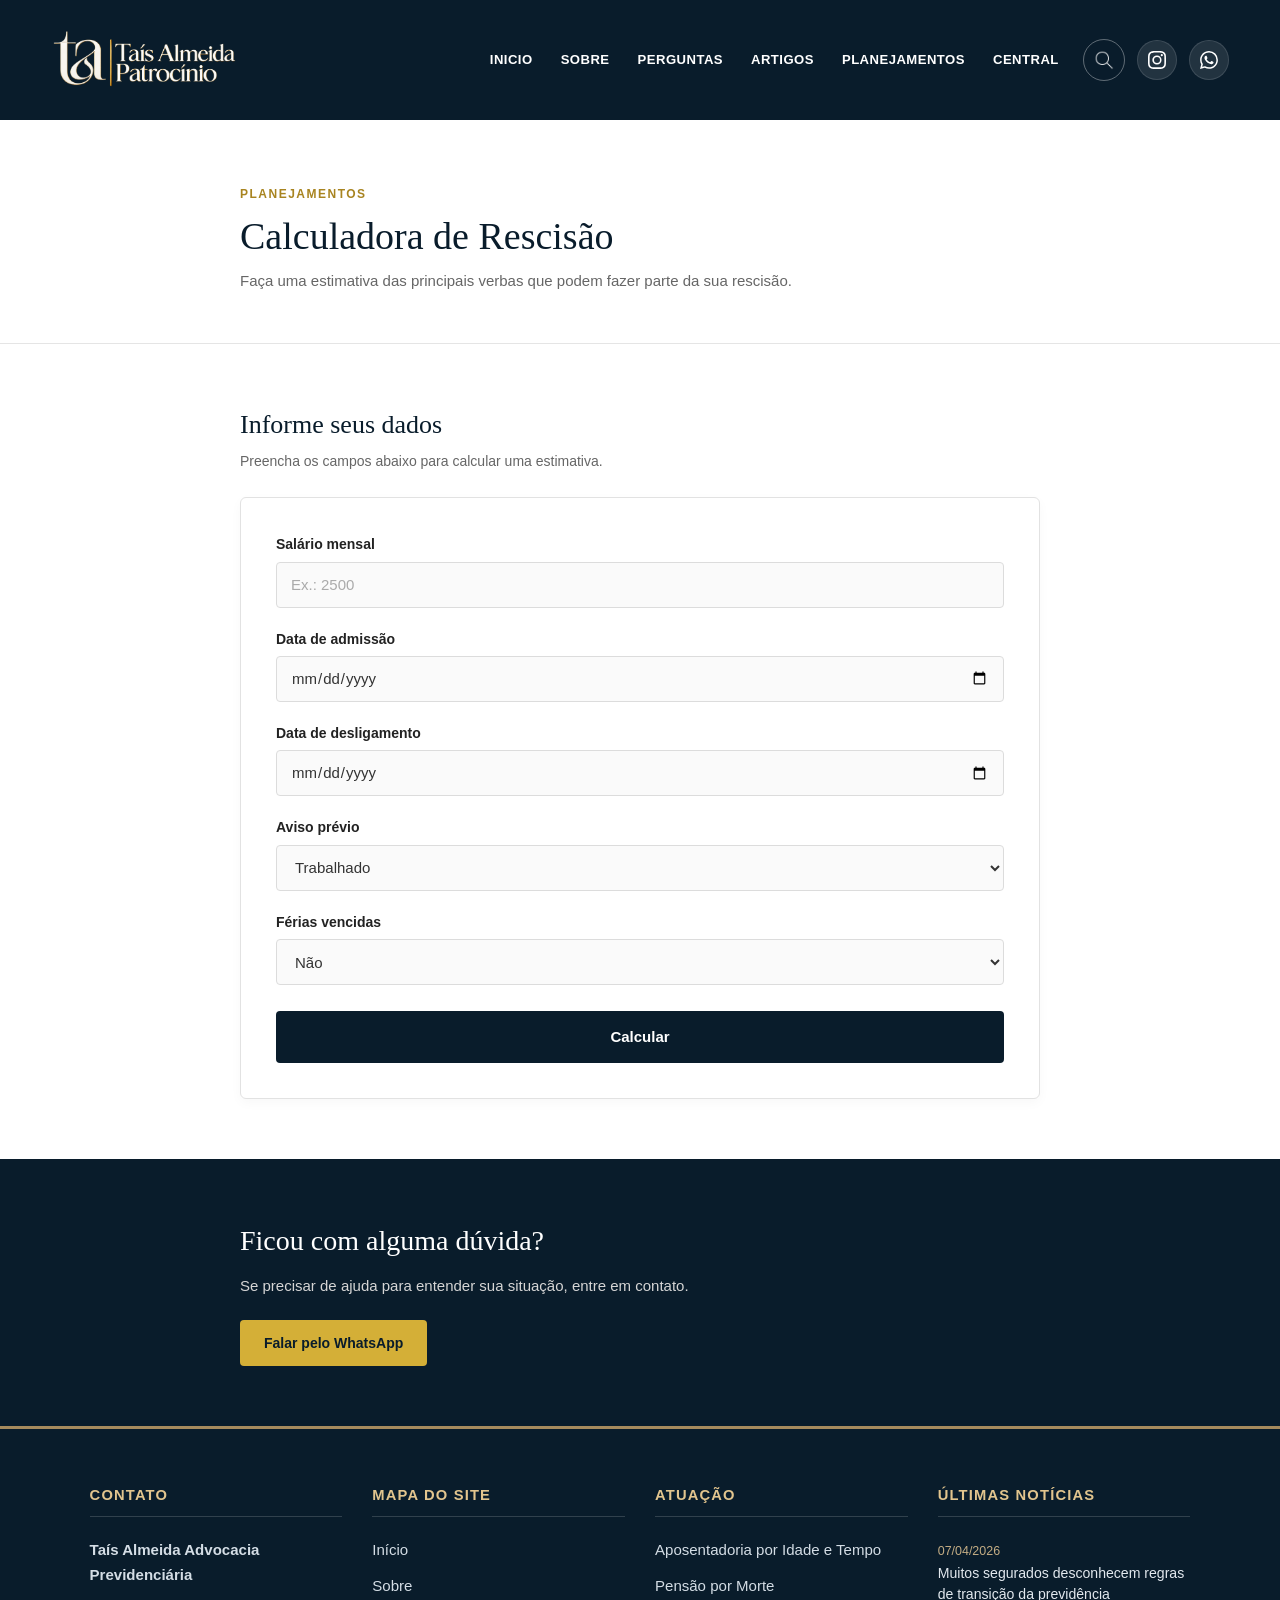
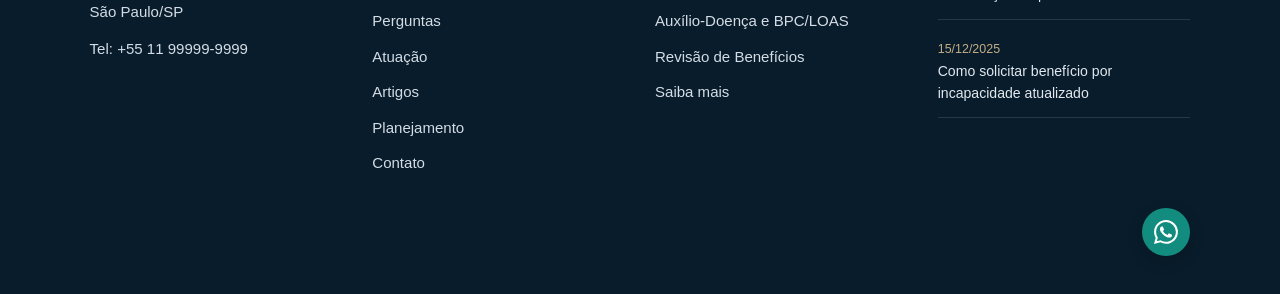
<file: Html/planejamentos-SPROA.html>
<!DOCTYPE html>
<html lang="pt-br">

<head>
    <meta charset="UTF-8">
    <meta name="viewport" content="width=device-width, initial-scale=1.0">

    <title>Calculadora de Rescisão | Taís Almeida</title>

    <link rel="stylesheet" href="../Planejamento.css/planejamentos.css">
    <link rel="stylesheet" href="../CSS/header.css">
    <link rel="stylesheet" href="../CSS/footer.css">
    <link rel="stylesheet" href="../CSS/style.css">
    
</head>

<body>

    <header class="Navegação">
        <img class="Logo" src="../imagens/logo melhor.png" alt="Logo Taís Almeida Advocacia">
      
        <nav>
            <div class="card">
                <a href="../index.html">INICIO</a>
                <a href="Sobre.html">SOBRE</a>
                <a href="Perguntas.html">PERGUNTAS</a>
                <a href="artigos.html">ARTIGOS</a>
                <a href="planejamentos.html">PLANEJAMENTOS</a>
                <a href="central.html">CENTRAL</a>
            </div>
            <div class="buscar" role="button" aria-label="Buscar"> 
                <img src="../Imagens/icons8-search-24.png" alt="">
            </div>            
 
            <a href="#" class="socialContainer containerOne" aria-label="Instagram">
                <svg class="socialSvg instagramSvg" viewBox="0 0 16 16"> 
                    <path d="M8 0C5.829 0 5.556.01 4.703.048 3.85.088 3.269.222 2.76.42a3.917 3.917 0 0 0-1.417.923A3.927 3.927 0 0 0 .42 2.76C.222 3.268.087 3.85.048 4.7.01 5.555 0 5.827 0 8.001c0 2.172.01 2.444.048 3.297.04.852.174 1.433.372 1.942.205.526.478.972.923 1.417.444.445.89.719 1.416.923.51.198 1.09.333 1.942.372C5.555 15.99 5.827 16 8 16s2.444-.01 3.298-.048c.851-.04 1.434-.174 1.943-.372a3.916 3.916 0 0 0 1.416-.923c.445-.445.718-.891.923-1.417.197-.509.332-1.09.372-1.942C15.99 10.445 16 10.173 16 8s-.01-2.445-.048-3.299c-.04-.851-.175-1.433-.372-1.941a3.926 3.926 0 0 0-.923-1.417A3.911 3.911 0 0 0 13.24.42c-.51-.198-1.092-.333-1.943-.372C10.443.01 10.172 0 7.998 0h.003zm-.717 1.442h.718c2.136 0 2.389.007 3.232.046.78.035 1.204.166 1.486.275.373.145.64.319.92.599.28.28.453.546.598.92.11.281.24.705.275 1.485.039.843.047 1.096.047 3.231s-.008 2.389-.047 3.232c-.035.78-.166 1.203-.275 1.485a2.47 2.47 0 0 1-.599.919c-.28.28-.546.453-.92.598-.28.11-.704.24-1.485.276-.843.038-1.096.047-3.232.047s-2.39-.009-3.233-.047c-.78-.036-1.203-.166-1.485-.276a2.478 2.478 0 0 1-.92-.598 2.48 2.48 0 0 1-.6-.92c-.109-.281-.24-.705-.275-1.485-.038-.843-.046-1.096-.046-3.233 0-2.136.008-2.388.046-3.231.036-.78.166-1.204.276-1.486.145-.373.319-.64.599-.92.28-.28.546-.453.92-.598.282-.11.705-.24 1.485-.276.738-.034 1.024-.044 2.515-.045v.002zm4.988 1.328a.96.96 0 1 0 0 1.92.96.96 0 0 0 0-1.92zm-4.27 1.122a4.109 4.109 0 1 0 0 8.217 4.109 4.109 0 0 0 0-8.217zm0 1.441a2.667 2.667 0 1 1 0 5.334 2.667 2.667 0 0 1 0-5.334z"></path> 
                </svg>
            </a>
            
            <a href="#" class="socialContainer containerFour" aria-label="WhatsApp">
                <svg class="socialSvg whatsappSvg" viewBox="0 0 16 16"> 
                    <path d="M13.601 2.326A7.854 7.854 0 0 0 7.994 0C3.627 0 .068 3.558.064 7.926c0 1.399.366 2.76 1.057 3.965L0 16l4.204-1.102a7.933 7.933 0 0 0 3.79.965h.004c4.368 0 7.926-3.558 7.93-7.93A7.898 7.898 0 0 0 13.6 2.326zM7.994 14.521a6.573 6.573 0 0 1-3.356-.92l-.24-.144-2.494.654.666-2.433-.156-.251a6.56 6.56 0 0 1-1.007-3.505c0-3.626 2.957-6.584 6.591-6.584a6.56 6.56 0 0 1 4.66 1.931 6.557 6.557 0 0 1 1.928 4.66c-.004 3.639-2.961 6.592-6.592 6.592zm3.615-4.934c-.197-.099-1.17-.578-1.353-.646-.182-.065-.315-.099-.445.099-.133.197-.513.646-.627.775-.114.133-.232.148-.43.05-.197-.1-.836-.308-1.592-.985-.59-.525-.985-1.175-1.103-1.372-.114-.198-.011-.304.088-.403.087-.088.197-.232.296-.346.1-.114.133-.198.198-.33.065-.134.034-.248-.015-.347-.05-.099-.445-1.076-.612-1.47-.16-.389-.323-.335-.445-.34-.114-.007-.247-.007-.38-.007a.729.729 0 0 0-.529.247c-.182.198-.691.677-.691 1.654 0 .977.71 1.916.81 2.049.098.133 1.394 2.132 3.383 2.992.47.205.84.326 1.129.418.475.152.904.129 1.246.08.38-.058 1.171-.48 1.338-.943.164-.464.164-.86.114-.943-.049-.084-.182-.133-.38-.232z"></path> 
                </svg>
            </a>
        </nav> 
    </header>

    <main>

        <section class="titulo-pagina">

            <div>

                <span>PLANEJAMENTOS</span>

                <h1>Calculadora de Rescisão</h1>

                <p>
                    Faça uma estimativa das principais verbas
                    que podem fazer parte da sua rescisão.
                </p>

            </div>

        </section>


        <section class="calculadora">

            <div class="calculadora-container">

                <div class="introducao">

                    <h2>Informe seus dados</h2>

                    <p>
                        Preencha os campos abaixo para calcular
                        uma estimativa.
                    </p>

                </div>


                <form id="form-rescisao">

                    <div class="campo">

                        <label for="salario">
                            Salário mensal
                        </label>

                        <input
                            type="number"
                            id="salario"
                            name="salario"
                            placeholder="Ex.: 2500"
                            min="0"
                            step="0.01"
                            required>

                    </div>


                    <div class="campo">

                        <label for="data-admissao">
                            Data de admissão
                        </label>

                        <input
                            type="date"
                            id="data-admissao"
                            name="data-admissao"
                            required>

                    </div>


                    <div class="campo">

                        <label for="data-desligamento">
                            Data de desligamento
                        </label>

                        <input
                            type="date"
                            id="data-desligamento"
                            name="data-desligamento"
                            required>

                    </div>


                    <div class="campo">

                        <label for="aviso">
                            Aviso prévio
                        </label>

                        <select id="aviso" name="aviso">

                            <option value="trabalhado">
                                Trabalhado
                            </option>

                            <option value="indenizado">
                                Indenizado
                            </option>

                        </select>

                    </div>


                    <div class="campo">

                        <label for="ferias-vencidas">
                            Férias vencidas
                        </label>

                        <select
                            id="ferias-vencidas"
                            name="ferias-vencidas">

                            <option value="nao">
                                Não
                            </option>

                            <option value="sim">
                                Sim
                            </option>

                        </select>

                    </div>


                    <button
                        type="submit"
                        class="botao-calcular">

                        Calcular

                    </button>

                </form>


                <div id="resultado" class="resultado">

                    <h2>Resultado</h2>

                    <div class="resultado-lista">

                        <div class="resultado-item">

                            <span>
                                Saldo de salário
                            </span>

                            <strong id="resultado-saldo">
                                R$ 0,00
                            </strong>

                        </div>


                        <div class="resultado-item">

                            <span>
                                Aviso prévio
                            </span>

                            <strong id="resultado-aviso">
                                R$ 0,00
                            </strong>

                        </div>


                        <div class="resultado-item">

                            <span>
                                13º salário proporcional
                            </span>

                            <strong id="resultado-decimo">
                                R$ 0,00
                            </strong>

                        </div>


                        <div class="resultado-item">

                            <span>
                                Férias proporcionais
                            </span>

                            <strong id="resultado-ferias">
                                R$ 0,00
                            </strong>

                        </div>


                        <div class="resultado-item">

                            <span>
                                Férias vencidas
                            </span>

                            <strong id="resultado-ferias-vencidas">
                                R$ 0,00
                            </strong>

                        </div>

                    </div>


                    <div class="resultado-total">

                        <span>
                            Total estimado
                        </span>

                        <strong id="resultado-total">
                            R$ 0,00
                        </strong>

                    </div>


                    <div class="aviso">

                        <strong>Importante</strong>

                        <p>
                            O resultado é apenas uma estimativa.
                            O cálculo de uma rescisão pode variar
                            de acordo com as condições do contrato
                            de trabalho, descontos e outras verbas.
                        </p>

                    </div>

                </div>

            </div>

        </section>


        <section class="contato-calculadora">

            <div>

                <h2>
                    Ficou com alguma dúvida?
                </h2>

                <p>
                    Se precisar de ajuda para entender sua
                    situação, entre em contato.
                </p>

                <a
                    href="https://wa.me/5511999999999"
                    target="_blank"
                    class="botao-contato">

                    Falar pelo WhatsApp

                </a>

            </div>

        </section>

    </main>

<footer>
        <div class="footer-coluna contato-info">
            <h3>Contato</h3>
            <p><strong>Taís Almeida Advocacia Previdenciária</strong></p>
            <p>São Paulo/SP</p>
            <p>Tel: +55 11 99999-9999</p>
        </div>

        <div class="footer-coluna mapa">
            <h3>Mapa do site</h3>
            <ul>
                <li><a href="#inicio">Início</a></li>
                <li><a href="#sobre">Sobre</a></li>
                <li><a href="#perguntas">Perguntas</a></li>
                <li><a href="#atuacao">Atuação</a></li>
                <li><a href="#artigos">Artigos</a></li>
                <li><a href="#planejamentos">Planejamento</a></li>
                <li><a href="#contato">Contato</a></li>
            </ul>
        </div>

        <div class="footer-coluna atuacao">
            <h3>Atuação</h3>
            <ul>
                <li><span>Aposentadoria por Idade e Tempo</span></li>
                <li><span>Pensão por Morte</span></li>
                <li><span>Auxílio-Doença e BPC/LOAS</span></li>
                <li><span>Revisão de Benefícios</span></li>
                <li><a href="#planejamentos">Saiba mais</a></li>
            </ul>
        </div>

        <div class="footer-coluna noticias">
            <h3>Últimas notícias</h3>
            <div class="noticia-item">
                <span class="data-noticia">07/04/2026</span>
                <p>Muitos segurados desconhecem regras de transição da previdência</p>
            </div>
            <div class="noticia-item">
                <span class="data-noticia">15/12/2025</span>
                <p>Como solicitar benefício por incapacidade atualizado</p>
            </div>
        </div>

        <button class="Btn" aria-label="WhatsApp">
            <div class="sign">
                <svg class="socialSvg whatsappSvg" viewBox="0 0 16 16">
                    <path d="M13.601 2.326A7.854 7.854 0 0 0 7.994 0C3.627 0 .068 3.558.064 7.926c0 1.399.366 2.76 1.057 3.965L0 16l4.204-1.102a7.933 7.933 0 0 0 3.79.965h.004c4.368 0 7.926-3.558 7.93-7.93A7.898 7.898 0 0 0 13.6 2.326zM7.994 14.521a6.573 6.573 0 0 1-3.356-.92l-.24-.144-2.494.654.666-2.433-.156-.251a6.56 6.56 0 0 1-1.007-3.505c0-3.626 2.957-6.584 6.591-6.584a6.56 6.56 0 0 1 4.66 1.931 6.557 6.557 0 0 1 1.928 4.66c-.004 3.639-2.961 6.592-6.592 6.592zm3.615-4.934c-.197-.099-1.17-.578-1.353-.646-.182-.065-.315-.099-.445.099-.133.197-.513.646-.627.775-.114.133-.232.148-.43.05-.197-.1-.836-.308-1.592-.985-.59-.525-.985-1.175-1.103-1.372-.114-.198-.011-.304.088-.403.087-.088.197-.232.296-.346.1-.114.133-.198.198-.33.065-.134.034-.248-.015-.347-.05-.099-.445-1.076-.612-1.47-.16-.389-.323-.335-.445-.34-.114-.007-.247-.007-.38-.007a.729.729 0 0 0-.529.247c-.182.198-.691.677-.691 1.654 0 .977.71 1.916.81 2.049.098.133 1.394 2.132 3.383 2.992.47.205.84.326 1.129.418.475.152.904.129 1.246.08.38-.058 1.171-.48 1.338-.943.164-.464.164-.86.114-.943-.049-.084-.182-.133-.38-.232z"></path>
                </svg>
            </div>
            <div class="text">Whatsapp</div>
        </button>

    <script src="../javascript/planejamentos.js"></script>

</body>
</file>
<file: CSS/style.css>
:root {
    color-scheme: light;
    --cor-marinho: #091c2b;
    --cor-marinho-claro: #12334a;
    --cor-dourado: #a58a5d;
    --cor-dourado-escuro: #80663f;
    --cor-fundo: #f7f4ee;
    --cor-superficie: #ffffff;
    --cor-superficie-suave: #f2f4f6;
    --cor-texto: #25313a;
    --cor-texto-suave: #505c65;
    --cor-borda: #d9dfe4;
    --sombra-suave: 0 8px 28px rgb(9 28 43 / 8%);
    --sombra-card: 0 12px 34px rgb(9 28 43 / 10%);
    --raio-card: 14px;
    --largura-conteudo: 1200px;
    --espaco-secao: clamp(48px, 7vw, 88px);
}

*,
*::before,
*::after {
    box-sizing: border-box;
}

html {
    scroll-behavior: smooth;
    scroll-padding-top: 24px;
}

body {
    min-width: 320px;
    margin: 0;
    color: var(--cor-texto);
    background: var(--cor-superficie);
    font-family: "DM Sans", Arial, sans-serif;
    font-size: 16px;
    line-height: 1.6;
    overflow-wrap: break-word;
}

img,
svg {
    max-width: 100%;
}

img {
    height: auto;
}

a {
    color: inherit;
}

button,
input,
textarea,
select {
    font: inherit;
}

button,
a {
    -webkit-tap-highlight-color: transparent;
}

button {
    cursor: pointer;
}

main {
    display: block;
    width: 100%;
}

section[id] {
    scroll-margin-top: 24px;
}

:focus-visible {
    outline: 3px solid #b18b4f;
    outline-offset: 4px;
}

::selection {
    color: #ffffff;
    background: var(--cor-marinho-claro);
}


.Btn {
    display: inline-flex;
    align-items: center;
    justify-content: flex-start;
    position: relative;
    flex: 0 0 auto;
    width: 48px;
    min-width: 48px;
    height: 48px;
    padding: 0;
    overflow: hidden;
    border: 0;
    border-radius: 999px;
    background: #128c7e;
    color: #ffffff;
    text-decoration: none;
    box-shadow: 0 5px 16px rgb(0 0 0 / 18%);
    transition: width 220ms ease, background-color 220ms ease, transform 220ms ease;
}

.Btn .sign {
    display: flex;
    flex: 0 0 48px;
    align-items: center;
    justify-content: center;
    width: 48px;
    height: 48px;
}

.Btn .sign svg {
    width: 24px;
    height: 24px;
}

.Btn .sign svg path {
    fill: #ffffff;
}

.Btn .text {
    position: static;
    width: auto;
    padding-right: 16px;
    color: #ffffff;
    font-size: 0.95rem;
    font-weight: 700;
    white-space: nowrap;
}

.Btn:hover {
    width: 150px;
    background: #0d7468;
    transform: translateY(-2px);
}

.Btn:active {
    transform: translateY(0);
}

@media (max-width: 600px) {
    body {
        font-size: 16px;
    }

    .Btn {
        width: 48px;
    }
}

@media (prefers-reduced-motion: reduce) {
    html {
        scroll-behavior: auto;
    }

    *,
    *::before,
    *::after {
        scroll-behavior: auto !important;
        animation-duration: 0.01ms !important;
        animation-iteration-count: 1 !important;
        transition-duration: 0.01ms !important;
    }
}
</file>
<file: CSS/carrosel.css>
@import url('https://fonts.googleapis.com/css2?family=DM+Sans:wght@400;500;600;700&family=Lora:wght@400;500;600;700&display=swap');


.lex-carousel {
    --lex-navy: #091c2b;
    --lex-blue: #b18b4f;
    --lex-white: #ffffff;
    --lex-muted: #e1e8ee;

    position: relative;
    isolation: isolate;
    width: calc 100%;
    margin: 0px auto 0;
    overflow: hidden;
    border: 1px solid rgb(9 28 43 / 8%);
    background: #10283d;
    color: var(--lex-white);
    font-family: "DM Sans", Arial, sans-serif;
    
}

.lex-carousel *,
.lex-carousel *::before,
.lex-carousel *::after {
    box-sizing: border-box;
}

.lex-carousel .slides {
    position: relative;
    min-height: 530px;
}

.lex-carousel .slide {
    position: absolute;
    inset: 0;
    display: flex;
    align-items: center;
    min-height: 530px;
    padding: clamp(36px, 7vw, 100px);
    background-image:
        linear-gradient(90deg, rgb(5 22 39 / 96%) 0%, rgb(5 22 39 / 86%) 42%, rgb(5 22 39 / 38%) 78%, rgb(5 22 39 / 25%) 100%),
        var(--bg);
    background-position: center;
    background-size: cover;
    opacity: 0;
    visibility: hidden;
    transform: scale(1.02);
    transition: opacity 500ms ease, transform 700ms ease, visibility 500ms;
    pointer-events: none;

}

.lex-carousel .slide.active {
    position: relative;
    z-index: 1;
    opacity: 1;
    visibility: visible;
    transform: scale(1);
    pointer-events: auto;
}

.lex-carousel .slide-content {
    width: 100%;
    max-width: 700px;
    animation: lex-carousel-enter 550ms ease both;
}

.lex-carousel .eyebrow {
    display: inline-block;
    margin-bottom: 22px;
    padding: 9px 13px;
    border: 1px solid rgb(255 255 255 / 34%);
    border-radius: 999px;
    color: #f1d9ad;
    font-size: 0.76rem;
    font-weight: 700;
    letter-spacing: 0.1em;
    line-height: 1.5;
}

.lex-carousel .slide h1,
.lex-carousel .slide h2 {
    max-width: 720px;
    margin: 0 0 20px;
    color: #ffffff;
    font-family: "Lora", Georgia, serif;
    font-size: clamp(2.2rem, 4.6vw, 4.15rem);
    font-weight: 600;
    line-height: 1.14;
    letter-spacing: -0.035em;
}

.lex-carousel .slide h1 span,
.lex-carousel .slide h2 span {
    color: #e0c18b;
}

.lex-carousel .slide p {
    max-width: 560px;
    margin: 0 0 28px;
    color: var(--lex-muted);
    font-size: clamp(1rem, 1.4vw, 1.15rem);
    line-height: 1.8;
}

.lex-carousel .cta {
    display: inline-flex;
    align-items: center;
    justify-content: center;
    gap: 14px;
    min-height: 52px;
    padding: 13px 20px;
    border: 2px solid #e0c18b;
    border-radius: 7px;
    background: #e0c18b;
    color: #091c2b;
    font-weight: 700;
    line-height: 1.4;
    text-decoration: none;
    transition: background-color 180ms ease, color 180ms ease, transform 180ms ease;
}

.lex-carousel .cta span {
    font-size: 1.35rem;
    transition: transform 180ms ease;
}

.lex-carousel .cta:hover {
    transform: translateY(-2px);
    background: transparent;
    color: #ffffff;
}

.lex-carousel .cta:hover span {
    transform: translateX(3px);
}

.lex-carousel .arrow {
    position: absolute;
    top: 50%;
    z-index: 3;
    display: grid;
    place-items: center;
    width: 48px;
    height: 48px;
    padding: 0;
    border: 1px solid rgb(255 255 255 / 55%);
    border-radius: 50%;
    background: rgb(7 25 42 / 72%);
    color: #ffffff;
    font-size: 1.9rem;
    line-height: 1;
    cursor: pointer;
    transform: translateY(-50%);
    transition: background-color 180ms ease, border-color 180ms ease;
}

.lex-carousel .arrow:hover {
    border-color: #e0c18b;
    background: #80663f;
}

.lex-carousel .prev { left: 18px; }
.lex-carousel .next { right: 18px; }

.lex-carousel .carousel-bottom {
    position: absolute;
    right: 30px;
    bottom: 22px;
    left: 30px;
    z-index: 3;
    display: flex;
    align-items: center;
    justify-content: space-between;
    pointer-events: none;
}

.lex-carousel .indicators {
    display: flex;
    align-items: center;
    gap: 9px;
    pointer-events: auto;
}

.lex-carousel .dot {
    width: 12px;
    height: 12px;
    padding: 0;
    border: 1px solid rgb(255 255 255 / 65%);
    border-radius: 999px;
    background: rgb(255 255 255 / 45%);
    cursor: pointer;
    transition: width 180ms ease, background-color 180ms ease;
}

.lex-carousel .dot.active {
    width: 28px;
    background: #e0c18b;
    border-color: #e0c18b;
}

.lex-carousel .counter {
    color: #ffffff;
    font-size: 0.82rem;
    font-weight: 700;
    letter-spacing: 0.08em;
}

.lex-carousel button:focus-visible,
.lex-carousel a:focus-visible {
    outline: 3px solid #f1d9ad;
    outline-offset: 4px;
}


.features {
    display: grid;
    grid-template-columns: repeat(3, minmax(0, 1fr));
    gap: 18px;
    width: calc(100% - 44px);
    max-width: 1350px;
    margin: 24px auto 0;
    color: #ffffff;
    font-family: "DM Sans", Arial, sans-serif;
}

.features *,
.features *::before,
.features *::after {
    box-sizing: border-box;
}

.features article {
    display: flex;
    align-items: center;
    gap: 15px;
    min-width: 0;
    padding: 22px;
    border: 1px solid rgb(9 28 43 / 8%);
    border-radius: 12px;
    background: var(--cor-marinho);
    box-shadow: 0 6px 18px rgb(9 28 43 / 8%);
}

.features .feature-icon {
    display: grid;
    flex: 0 0 46px;
    place-items: center;
    width: 46px;
    height: 46px;
    border: 1px solid rgb(224 193 139 / 45%);
    border-radius: 50%;
    color: #e0c18b;
    font-size: 1.8rem;
    line-height: 1;
}

.features .feature-content {
    min-width: 0;
}

.features h3 {
    margin: 0 0 5px;
    color: #ffffff;
    font-size: 1rem;
    font-weight: 700;
    line-height: 1.4;
}

.features p {
    margin: 0;
    color: #d2dce5;
    font-size: 0.92rem;
    line-height: 1.6;
}

@keyframes lex-carousel-enter {
    from { opacity: 0; transform: translateY(12px); }
    to { opacity: 1; transform: translateY(0); }
}

@media (max-width: 900px) {
    .lex-carousel .slides,
    .lex-carousel .slide {
        min-height: 500px;
    }

    .lex-carousel .slide {
        padding: 48px 58px 86px;
        background-image:
            linear-gradient(90deg, rgb(5 22 39 / 94%), rgb(5 22 39 / 78%)),
            var(--bg);
    }

    .features {
        grid-template-columns: minmax(0, 1fr);
        gap: 12px;
        max-width: 700px;
    }
}

@media (max-width: 600px) {
    .lex-carousel {
        width:100% 
    
    }

    .lex-carousel .slides,
    .lex-carousel .slide {
        min-height: 500px;
    }

    .lex-carousel .slide {
        padding: 38px 22px 88px;
    }

    .lex-carousel .slide h1,
    .lex-carousel .slide h2 {
        font-size: clamp(2rem, 8vw, 2.8rem);
        letter-spacing: -0.025em;
    }

    .lex-carousel .eyebrow {
        max-width: 100%;
        margin-bottom: 18px;
        font-size: 0.68rem;
        letter-spacing: 0.07em;
    }

    .lex-carousel .slide p {
        font-size: 1rem;
        line-height: 1.7;
    }

    .lex-carousel .cta {
        max-width: 100%;
        gap: 9px;
        padding: 12px 15px;
        font-size: 0.92rem;
    }

    .lex-carousel .arrow {
        top: auto;
        bottom: 16px;
        width: 42px;
        height: 42px;
        transform: none;
    }

    .lex-carousel .prev { left: 12px; }
    .lex-carousel .next { right: 12px; }

    .lex-carousel .carousel-bottom {
        right: 66px;
        bottom: 30px;
        left: 66px;
        justify-content: center;
    }

    .lex-carousel .counter {
        display: none;
    }

    .features {
        width: calc(100% - 32px);
        margin-top: 16px;
    }

    .features article {
        padding: 18px;
    }
}

@media (max-width: 360px) {
    .lex-carousel .slide {
        padding-inline: 17px;
    }

    .lex-carousel .slide h1,
    .lex-carousel .slide h2 {
        font-size: 1.85rem;
    }

    .features .feature-icon {
        flex-basis: 40px;
        width: 40px;
        height: 40px;
    }
}

@media (prefers-reduced-motion: reduce) {
    .lex-carousel .slide,
    .lex-carousel .slide-content,
    .lex-carousel .cta,
    .lex-carousel .cta span,
    .lex-carousel .arrow,
    .lex-carousel .dot {
        animation: none !important;
        transition: none !important;
    }

    .lex-carousel .slide-content {
        opacity: 1;
        transform: none;
    }
}
</file>
<file: CSS/header.css>
header.Navegação {
    position: relative;
    z-index: 20;
    display: flex;
    align-items: center;
    justify-content: space-between;
    gap: 28px;
    width: 100%;
    min-height: 104px;
    padding: 18px clamp(20px, 4vw, 56px);
    background: var(--cor-marinho);
    color: #ffffff;
}

header.Navegação .Logo {
    display: block;
    flex: 0 0 auto;
    width: auto;
    max-width: min(240px, 30vw);
    height: 62px;
    object-fit: contain;
    object-position: left center;
}

header.Navegação nav {
    display: flex;
    align-items: center;
    justify-content: flex-end;
    flex-wrap: wrap;
    gap: 12px;
    min-width: 0;
}

header.Navegação .card {
    display: flex;
    align-items: center;
    justify-content: center;
    flex-wrap: wrap;
    gap: 4px;
    width: auto;
    height: auto;
    background: transparent;
}

header.Navegação nav .card a {
    display: inline-flex;
    align-items: center;
    justify-content: center;
    min-height: 44px;
    padding: 10px 12px;
    border-radius: 7px;
    color: #ffffff;
    font-family: "DM Sans", Arial, sans-serif;
    font-size: 0.82rem;
    font-weight: 700;
    line-height: 1.25;
    letter-spacing: 0.035em;
    text-align: center;
    text-decoration: none;
    transition: color 180ms ease, background-color 180ms ease;
}

header.Navegação nav .card a:hover,
header.Navegação nav .card a:focus-visible {
    background: rgb(255 255 255 / 10%);
    color: #f1d9ad;
}

header.Navegação .buscar {
    display: flex;
    align-items: center;
    justify-content: center;
    flex: 0 0 42px;
    width: 42px;
    height: 42px;
    padding: 8px;
    border: 1px solid rgb(255 255 255 / 35%);
    border-radius: 50%;
    background: transparent;
}

header.Navegação .buscar img {
    display: block;
    width: 20px;
    height: 20px;
    object-fit: contain;
    filter: brightness(0) invert(1);
}

header.Navegação .socialContainer {
    display: inline-flex;
    align-items: center;
    justify-content: center;
    flex: 0 0 40px;
    width: 40px;
    height: 40px;
    overflow: hidden;
    border: 1px solid rgb(255 255 255 / 12%);
    border-radius: 50%;
    background: rgb(255 255 255 / 10%);
    text-decoration: none;
    transition: transform 180ms ease, background-color 180ms ease;
}

header.Navegação .socialContainer:hover {
    transform: translateY(-2px);
}

header.Navegação .containerOne:hover { background: #b92b69; }
header.Navegação .containerThree:hover { background: #0a66c2; }
header.Navegação .containerFour:hover { background: #128c7e; }

header.Navegação .socialSvg {
    display: block;
    width: 18px;
    height: 18px;
}

header.Navegação .socialSvg path {
    fill: #ffffff;
}

@media (max-width: 1120px) {
    header.Navegação {
        flex-direction: column;
        justify-content: center;
        gap: 14px;
        padding: 20px 24px;
    }

    header.Navegação .Logo {
        max-width: 220px;
        height: 56px;
        object-position: center;
    }

    header.Navegação nav {
        justify-content: center;
        width: 100%;
    }
}

@media (max-width: 700px) {
    header.Navegação {
        gap: 12px;
        padding: 16px 14px;
    }

    header.Navegação nav {
        gap: 8px;
    }

    header.Navegação .card {
        width: 100%;
        gap: 3px;
    }

    header.Navegação nav .card a {
        min-height: 44px;
        padding: 10px 9px;
        font-size: 0.76rem;
    }

    header.Navegação .buscar {
        flex-basis: 40px;
        width: 40px;
        height: 40px;
    }

    header.Navegação .socialContainer {
        flex-basis: 38px;
        width: 38px;
        height: 38px;
    }
}

@media (max-width: 380px) {
    header.Navegação nav .card a {
        padding-inline: 7px;
        font-size: 0.7rem;
    }
}
</file>
<file: CSS/card.css>
/* =========================================================
   CARDS DE SITUACOES E SERVICOS
   ========================================================= */

.center {
    padding: 46px 22px 18px;
    background: var(--cor-superficie-suave);
}

.texto_centro {
    width: 100%;
    max-width: var(--largura-conteudo);
    margin: 0 auto;
    color: var(--cor-marinho);
    font-family: "Lora", Georgia, serif;
    font-size: clamp(1.25rem, 2.5vw, 1.8rem);
    line-height: 1.35;
    text-align: left;
}

.texto_centro h2 {
    max-width: 850px;
    margin: 0;
    font: inherit;
}

.servicos-section {
    display: block;
    width: 100%;
    padding: 26px 22px 72px;
    background: var(--cor-superficie-suave);
}

.container-card {
    display: grid;
    grid-template-columns: repeat(3, minmax(0, 1fr));
    gap: 24px;
    width: 100%;
    max-width: var(--largura-conteudo);
    margin: 0 auto;
}

.card-item {
    display: flex;
    flex-direction: column;
    align-items: flex-start;
    min-width: 0;
    min-height: 310px;
    padding: clamp(24px, 3vw, 34px);
    border: 1px solid #e4e8ec;
    border-radius: var(--raio-card);
    background: var(--cor-superficie);
    color: var(--cor-texto);
    box-shadow: 0 5px 18px rgb(9 28 43 / 5%);
    transition: transform 200ms ease,
                box-shadow 200ms ease,
                border-color 200ms ease;
}

.card-item:hover {
    transform: translateY(-4px);
    border-color: rgb(165 138 93 / 60%);
    box-shadow: var(--sombra-card);
}

/* ICONES DOS CARDS */
.card-item .imagens {
    display: block;
    flex-shrink: 0;
    width: 52px;
    height: 52px;
    margin: 0 0 22px;
    object-fit: contain;
}

.card-item .titulo {
    margin: 0 0 12px;
    color: var(--cor-marinho);
    font-family: "Lora", Georgia, serif;
    font-size: 1.2rem;
    font-weight: 700;
    line-height: 1.4;
}

.card-item .descricao {
    margin: 0 0 22px;
    color: var(--cor-texto-suave);
    font-size: 0.98rem;
    line-height: 1.7;
}

.btn-card {
    display: inline-flex;
    align-items: center;
    justify-content: center;
    gap: 8px;
    min-height: 46px;
    margin-top: auto;
    padding: 11px 16px;
    border: 1px solid var(--cor-marinho);
    border-radius: 7px;
    background: var(--cor-marinho);
    color: #ffffff;
    font-size: 0.92rem;
    font-weight: 700;
    line-height: 1.4;
    text-align: center;
    text-decoration: none;
    transition: background-color 180ms ease,
                color 180ms ease,
                transform 180ms ease;
}

.btn-card:hover {
    background: #ffffff;
    color: var(--cor-marinho);
    transform: translateY(-1px);
}

.btn-card:focus-visible {
    outline: 3px solid var(--cor-dourado);
    outline-offset: 3px;
}

.whatsapp-btn {
    border-color: #128c7e;
    background: #128c7e;
}

.whatsapp-btn:hover {
    background: #0d7468;
    color: #ffffff;
}

/* TABLETS */
@media (max-width: 980px) {
    .container-card {
        grid-template-columns: repeat(2, minmax(0, 1fr));
        gap: 18px;
    }
}

/* CELULARES */
@media (max-width: 620px) {
    .center {
        padding: 38px 20px 16px;
    }

    .servicos-section {
        padding: 20px 16px 54px;
    }

    .container-card {
        grid-template-columns: minmax(0, 1fr);
        gap: 16px;
    }

    .card-item {
        min-height: auto;
        padding: 24px;
    }

    .card-item .imagens {
        display: block;
        width: 48px;
        height: 48px;
        margin-bottom: 16px;
    }

    .btn-card {
        width: 100%;
    }
}
</file>
<file: CSS/duvidas.css>
/* =========================================================
   CONTATO, FORMULARIO E PERGUNTAS FREQUENTES
   ========================================================= */
.secao-duvida {
    position: relative;
    display: flex;
    flex-direction: column;
    align-items: stretch;
    width: 100%;
    padding-bottom: var(--espaco-secao);
    background: var(--cor-fundo);
}

.banner-fundo {
    display: flex;
    align-items: center;
    width: 100%;
    min-height: 340px;
    padding: 64px max(22px, calc((100% - var(--largura-conteudo)) / 2));
    background:
        linear-gradient(90deg, rgb(9 28 43 / 88%), rgb(9 28 43 / 68%)),
        url("https://images.unsplash.com/photo-1521791136064-7986c2920216?auto=format&fit=crop&w=1920&q=80") center / cover no-repeat;
}

.banner-texto-topo {
    max-width: 680px;
    color: #ffffff;
}

.banner-texto-topo span {
    display: inline-block;
    margin-bottom: 10px;
    color: #f1d9ad;
    font-size: 0.82rem;
    font-weight: 700;
    letter-spacing: 0.12em;
    text-transform: uppercase;
}

.banner-texto-topo h1 {
    margin: 0 0 14px;
    color: #ffffff;
    font-family: "Lora", Georgia, serif;
    font-size: clamp(2rem, 4vw, 3rem);
    line-height: 1.2;
}

.banner-texto-topo p {
    max-width: 650px;
    margin: 0;
    color: #f0f3f6;
    font-size: 1.02rem;
    line-height: 1.8;
}

.duvida-layout-flex {
    position: relative;
    z-index: 2;
    display: grid;
    grid-template-columns: minmax(0, 0.95fr) minmax(0, 1.05fr);
    align-items: start;
    gap: clamp(24px, 4vw, 46px);
    width: calc(100% - 44px);
    max-width: var(--largura-conteudo);
    margin: -54px auto 0;
}

.duvida-container {
    min-width: 0;
    padding: clamp(24px, 3vw, 38px);
    border-top: 5px solid var(--cor-dourado);
    border-radius: var(--raio-card);
    background: #ffffff;
    box-shadow: var(--sombra-card);
}

.duvida-texto h2,
.perguntas-frequentes h2 {
    margin: 0 0 14px;
    color: var(--cor-marinho);
    font-family: "Lora", Georgia, serif;
    font-size: clamp(1.65rem, 2.5vw, 2.15rem);
    line-height: 1.3;
}

.titulos-perguntas{
    padding-top: 30px;
}


.duvida-texto p {
    margin: 0 0 25px;
    color: var(--cor-texto-suave);
    font-size: 0.98rem;
    line-height: 1.7;
}

.form-duvida {
    display: flex;
    flex-direction: column;
    gap: 18px;
}

.grupo-input {
    display: flex;
    flex-direction: column;
    gap: 7px;
}

.grupo-input label {
    color: var(--cor-marinho);
    font-size: 0.95rem;
    font-weight: 700;
}

.grupo-input input,
.grupo-input textarea {
    width: 100%;
    min-height: 48px;
    padding: 12px 14px;
    border: 1px solid #cbd3da;
    border-radius: 7px;
    background: #ffffff;
    color: var(--cor-texto);
    font-size: 1rem;
    line-height: 1.5;
    transition: border-color 180ms ease, box-shadow 180ms ease;
}

.grupo-input textarea {
    min-height: 130px;
    resize: vertical;
}

.grupo-input input::placeholder,
.grupo-input textarea::placeholder {
    color: #697681;
    opacity: 1;
}

.grupo-input input:focus,
.grupo-input textarea:focus {
    border-color: var(--cor-marinho-claro);
    outline: none;
    box-shadow: 0 0 0 3px rgb(18 51 74 / 14%);
}

.btn-enviar-duvida {
    display: inline-flex;
    align-items: center;
    justify-content: center;
    min-height: 50px;
    padding: 13px 22px;
    border: 2px solid var(--cor-marinho);
    border-radius: 7px;
    background: var(--cor-marinho);
    color: #ffffff;
    font-weight: 700;
    transition: background-color 180ms ease, color 180ms ease;
}

.btn-enviar-duvida:hover {
    background: #ffffff;
    color: var(--cor-marinho);
}

.perguntas-frequentes {
    min-width: 0;
    padding: 26px 0 0;
}

.faq-item {
    padding: 24px;
    border: 1px solid #e1e5e8;
    border-radius: 12px;
    background: #ffffff;
}

.faq-item h3 {
    margin: 0 0 14px;
    color: var(--cor-marinho);
    font-family: "Lora", Georgia, serif;
    font-size: 1.2rem;
    line-height: 1.45;
}

.faq-item p {
    margin: 0 0 14px;
    color: var(--cor-texto-suave);
    font-size: 0.98rem;
    line-height: 1.8;
    text-align: left;
}

.link-artigo {
    display: inline-flex;
    align-items: center;
    min-height: 44px;
    color: var(--cor-marinho);
    font-weight: 700;
    text-decoration: underline;
    text-decoration-color: var(--cor-dourado);
    text-underline-offset: 4px;
}

.link-artigo:hover {
    color: var(--cor-dourado-escuro);
}

@media (max-width: 850px) {
    .duvida-layout-flex {
        grid-template-columns: minmax(0, 1fr);
        max-width: 680px;
        margin-top: -38px;
    }

    .perguntas-frequentes {
        padding-top: 0;
    }

    .banner-fundo {
        min-height: 320px;
        padding: 52px 24px 78px;
    }
}

@media (max-width: 600px) {
    .secao-duvida {
        padding-bottom: 54px;
    }

    .banner-fundo {
        min-height: auto;
        padding: 48px 20px 70px;
    }

    .banner-texto-topo p {
        font-size: 0.98rem;
    }

    .duvida-layout-flex {
        width: calc(100% - 32px);
        margin-top: -30px;
        gap: 28px;
    }

    .duvida-container {
        padding: 22px 18px;
    }

    .faq-item {
        padding: 20px 18px;
    }

    .btn-enviar-duvida {
        width: 100%;
    }
}
</file>
<file: CSS/footer.css>
/* =========================================================
   RODAPE
   ========================================================= */
footer {
    display: grid;
    grid-template-columns: repeat(4, minmax(0, 1fr));
    align-items: start;
    gap: 30px;
    width: 100%;
    padding: 56px clamp(22px, 7vw, 100px) 38px;
    border-top: 3px solid var(--cor-dourado);
    background: var(--cor-marinho);
    color: #ffffff;
}

.footer-coluna {
    min-width: 0;
}

.footer-coluna h3 {
    margin: 0 0 20px;
    padding-bottom: 10px;
    border-bottom: 1px solid rgb(255 255 255 / 16%);
    color: #e2c58e;
    font-size: 0.92rem;
    font-weight: 700;
    letter-spacing: 0.08em;
    line-height: 1.4;
    text-transform: uppercase;
}

.contato-info p {
    margin: 0 0 11px;
    color: #d4dde5;
    font-size: 0.94rem;
    line-height: 1.7;
}

.mapa ul,
.atuacao ul {
    display: flex;
    flex-direction: column;
    gap: 10px;
    margin: 0;
    padding: 0;
    list-style: none;
}

.mapa a,
.atuacao a,
.atuacao span {
    color: #d4dde5;
    font-size: 0.94rem;
    line-height: 1.6;
    text-decoration: none;
    transition: color 180ms ease;
}

.mapa a:hover,
.atuacao a:hover {
    color: #f1d9ad;
    text-decoration: underline;
    text-underline-offset: 4px;
}

.noticias .noticia-item {
    margin-bottom: 15px;
    padding-bottom: 13px;
    border-bottom: 1px solid rgb(255 255 255 / 12%);
}

footer .data-noticia {
    margin-bottom: 4px;
    color: #c4ad84;
    font-size: 0.78rem;
}

.noticias .noticia-item p {
    margin: 0;
    color: #e2e8ee;
    font-size: 0.88rem;
    line-height: 1.55;
}

footer .Btn {
    grid-column: 1 / -1;
    justify-self: end;
    margin-top: 2px;
}

@media (max-width: 980px) {
    footer {
        grid-template-columns: repeat(2, minmax(0, 1fr));
        gap: 30px 24px;
        padding: 46px 28px 32px;
    }
}

@media (max-width: 600px) {
    footer {
        grid-template-columns: minmax(0, 1fr);
        gap: 24px;
        padding: 42px 22px 28px;
    }

    .footer-coluna {
        padding-bottom: 22px;
        border-bottom: 1px solid rgb(255 255 255 / 12%);
    }

    footer .Btn {
        grid-column: auto;
        justify-self: start;
    }
}
</file>
<file: CSS/noticias.css>
/* =========================================================
   ARTIGOS E NOTICIAS
   ========================================================= */
.secao-noticias {
    display: block;
    width: 100%;
    margin: 0;
    padding: var(--espaco-secao) 22px;
    background: #ffffff;
}

.noticias-container {
    width: 100%;
    max-width: var(--largura-conteudo);
    margin: 0 auto;
}

.noticias-header {
    max-width: 760px;
    margin: 0 auto 38px;
    text-align: center;
}

.noticias-header h1,
.noticias-header h2 {
    margin: 0 0 12px;
    color: var(--cor-marinho);
    font-family: "Lora", Georgia, serif;
    font-size: clamp(1.8rem, 3vw, 2.5rem);
    line-height: 1.25;
}

.noticias-header p {
    margin: 0;
    color: var(--cor-texto-suave);
    font-size: 1.02rem;
    line-height: 1.7;
}

.noticias-grid {
    display: grid;
    grid-template-columns: repeat(2, minmax(0, 1fr));
    gap: 24px;
}

.noticia-card {
    display: flex;
    flex-direction: column;
    min-width: 0;
    overflow: hidden;
    border: 1px solid #e5e8eb;
    border-radius: var(--raio-card);
    background: #ffffff;
    box-shadow: 0 5px 20px rgb(9 28 43 / 6%);
    transition: transform 200ms ease, box-shadow 200ms ease;
}

.noticia-card:hover {
    transform: translateY(-4px);
    box-shadow: var(--sombra-card);
}

.noticia-card img {
    display: block;
    width: 100%;
    height: 220px;
    object-fit: cover;
    background: #e7e9ec;
}

.noticia-conteudo {
    display: flex;
    flex: 1;
    flex-direction: column;
    align-items: flex-start;
    padding: clamp(22px, 3vw, 30px);
}

.noticia-conteudo .data-noticia,
footer .data-noticia {
    display: block;
    margin-bottom: 10px;
    color: var(--cor-dourado-escuro);
    font-size: 0.85rem;
    font-weight: 700;
}

.noticia-conteudo h3 {
    margin: 0 0 12px;
    color: var(--cor-marinho);
    font-family: "Lora", Georgia, serif;
    font-size: 1.2rem;
    line-height: 1.45;
}

.noticia-conteudo p {
    flex: 1;
    margin: 0 0 20px;
    color: var(--cor-texto-suave);
    font-size: 0.97rem;
    line-height: 1.7;
}

.btn-ler-mais {
    display: inline-flex;
    align-items: center;
    min-height: 44px;
    color: var(--cor-marinho);
    font-weight: 700;
    text-decoration: underline;
    text-decoration-color: var(--cor-dourado);
    text-underline-offset: 5px;
}

.btn-ler-mais:hover {
    color: var(--cor-dourado-escuro);
}

@media (max-width: 700px) {
    .secao-noticias {
        padding: 54px 16px;
    }

    .noticias-grid {
        grid-template-columns: minmax(0, 1fr);
        gap: 18px;
    }

    .noticia-card img {
        height: auto;
        aspect-ratio: 16 / 9;
    }
}
</file>
<file: CSS/global.css>
[hidden] {
    display: none !important;
}

input,
textarea,
select {
    max-width: 100%;
}

a,
button,
input,
textarea,
select {
    touch-action: manipulation;
}
</file>
<file: CSS/apresentacao.css>
/* =========================================================
   APRESENTACAO DA TAIS
   ========================================================= */

.apresentacao-tais {
    width: 100%;
    padding: var(--espaco-secao) 24px;
    overflow: hidden;
    background:
        radial-gradient(circle at 85% 25%, rgb(165 138 93 / 10%), transparent 27rem),
        var(--cor-fundo);
    padding-top: 100px;
}

.apresentacao-container {
    display: grid;
    grid-template-columns: minmax(0, 1.1fr) minmax(280px, 0.9fr);
    align-items: center;
    gap: clamp(36px, 6vw, 76px);
    width: 100%;
    max-width: var(--largura-conteudo);
    min-height: 440px;
    margin: 0 auto;
}

.apresentacao-conteudo {
    max-width: 620px;
}

.apresentacao-etiqueta {
    display: inline-block;
    margin-bottom: 18px;
    color: var(--cor-dourado-escuro);
    font-size: 0.8rem;
    font-weight: 700;
    letter-spacing: 0.12em;
    line-height: 1.6;
}

.apresentacao-conteudo h1 {
    margin: 0 0 22px;
    color: var(--cor-marinho);
    font-family: "Lora", Georgia, serif;
    font-size: clamp(2.25rem, 4.2vw, 3.7rem);
    font-weight: 600;
    line-height: 1.13;
    letter-spacing: -0.035em;
}

.apresentacao-conteudo h1 span {
    display: block;
    color: var(--cor-dourado-escuro);
}

.apresentacao-descricao {
    max-width: 550px;
    margin: 0 0 28px;
    color: var(--cor-texto-suave);
    font-size: clamp(1rem, 1.5vw, 1.12rem);
    line-height: 1.8;
}

.apresentacao-acoes {
    display: flex;
    align-items: center;
    flex-wrap: wrap;
    gap: 16px 22px;
}

.botao-apresentacao {
    display: inline-flex;
    align-items: center;
    justify-content: center;
    gap: 12px;
    min-height: 52px;
    padding: 13px 22px;
    border: 2px solid var(--cor-marinho);
    border-radius: 8px;
    background: var(--cor-marinho);
    color: #ffffff;
    font-size: 1rem;
    font-weight: 700;
    line-height: 1.4;
    text-align: center;
    text-decoration: none;
    transition: background-color 180ms ease,
                color 180ms ease,
                transform 180ms ease;
}

.botao-apresentacao:hover {
    background: transparent;
    color: var(--cor-marinho);
    transform: translateY(-2px);
}

.link-apresentacao {
    display: inline-flex;
    align-items: center;
    min-height: 44px;
    color: var(--cor-marinho);
    font-size: 1rem;
    font-weight: 700;
    text-decoration: underline;
    text-underline-offset: 5px;
}

.apresentacao-destaque {
    display: flex;
    align-items: stretch;
    gap: 14px;
    margin-top: 32px;
}

.destaque-linha {
    flex: 0 0 3px;
    border-radius: 4px;
    background: var(--cor-dourado);
}

.apresentacao-destaque p {
    margin: 0;
    color: var(--cor-texto-suave);
    font-size: 0.96rem;
    line-height: 1.7;
}

/* FOTO DA TAIS */
.apresentacao-imagem-container {
    position: relative;
    width: 100%;
    max-width: 440px;
    min-width: 0;
    justify-self: end;
}

.apresentacao-imagem {
    display: block;
    width: 100%;
    height: 490px;
    border-radius: 190px 190px 12px 12px;
    background: #e4ded2;
    object-fit: cover;
    object-position: center top;
    box-shadow: 0 18px 45px rgb(9 28 43 / 12%);
}

.apresentacao-assinatura {
    position: absolute;
    right: -12px;
    bottom: 24px;
    width: min(270px, 86%);
    padding: 17px 20px;
    border-left: 4px solid var(--cor-dourado);
    border-radius: 8px;
    background: #ffffff;
    box-shadow: var(--sombra-card);
}

.apresentacao-assinatura span {
    color: var(--cor-marinho);
    font-family: "Lora", Georgia, serif;
    font-size: 1.15rem;
    font-weight: 700;
}

.apresentacao-assinatura p {
    margin: 4px 0 0;
    color: var(--cor-texto-suave);
    font-size: 0.9rem;
    line-height: 1.5;
}

/* TABLETS */
@media (max-width: 900px) {
    .apresentacao-container {
        grid-template-columns: minmax(0, 1fr) minmax(240px, 0.8fr);
        gap: 30px;
    }

    .apresentacao-imagem {
        height: 410px;
    }

    .apresentacao-acoes {
        align-items: flex-start;
        flex-direction: column;
    }
}

/* CELULARES */
@media (max-width: 650px) {
    .apresentacao-tais {
        padding: 46px 20px 54px;
    }

    .apresentacao-container {
        grid-template-columns: minmax(0, 1fr);
        gap: 34px;
        min-height: auto;
    }

    .apresentacao-conteudo h1 {
        font-size: clamp(2.1rem, 8vw, 2.8rem);
    }

    .apresentacao-descricao {
        font-size: 1rem;
        line-height: 1.75;
    }

    .apresentacao-acoes {
        align-items: stretch;
        gap: 12px;
    }

    .botao-apresentacao {
        width: 100%;
    }

    .link-apresentacao {
        align-self: flex-start;
    }

    .apresentacao-imagem-container {
        width: min(100%, 380px);
        justify-self: center;
    }

    .apresentacao-imagem {
        height: auto;
        aspect-ratio: 4 / 4.2;
        border-radius: 130px 130px 12px 12px;
        object-position: center 25%;
    }

    .apresentacao-assinatura {
        right: 8px;
        bottom: 12px;
        width: auto;
        max-width: 82%;
        padding: 13px 16px;
    }
}

/* CELULARES PEQUENOS */
@media (max-width: 380px) {
    .apresentacao-tais {
        padding-inline: 16px;
    }

    .apresentacao-assinatura span {
        font-size: 1rem;
    }
}
</file>
<file: CSS/acessos.css>
/* =========================================
   LEXWEB — PAINEL DE ACESSOS RÁPIDOS
========================================= */

.lex-acessos {
    --lex-navy: #091c2b;
    --lex-blue: #2994ff;
    --lex-beige: white;
    --lex-text: #354454;
    --lex-muted: #687582;
    --lex-border: rgba(9, 28, 43, 0.12);

    position: relative;
    padding: 96px 24px 76px;
    background: var(--lex-beige);
    color: var(--lex-navy);
    overflow: hidden;
}

.lex-acessos,
.lex-acessos * {
    box-sizing: border-box;
}

.lex-acessos-container {
    width: min(1160px, 100%);
    margin-inline: auto;
}

/* Introdução */

.lex-acessos-intro {
    max-width: 720px;
    margin: 0 auto 48px;
    text-align: center;
}

.lex-acessos-etiqueta {
    display: inline-block;
    margin-bottom: 17px;
    color: #246fae;
    font-size: 0.76rem;
    font-weight: 800;
    letter-spacing: 0.16em;
}

.lex-acessos-intro h2 {
    max-width: 680px;
    margin: 0 auto 18px;
    color: var(--lex-navy);
    font-family: "Lora", Georgia, serif;
    font-size: clamp(2rem, 4vw, 3.15rem);
    font-weight: 600;
    line-height: 1.16;
    letter-spacing: -0.035em;
}

.lex-acessos-intro p {
    max-width: 620px;
    margin: 0 auto;
    color: var(--lex-text);
    font-family: "DM Sans", Arial, sans-serif;
    font-size: 1rem;
    line-height: 1.85;
}

/* Grade */

.lex-acessos-grid {
    display: grid;
    grid-template-columns: repeat(3, minmax(0, 1fr));
    align-items: stretch;
    gap: 22px;
}

/* Cards */

.lex-acesso-card {
    position: relative;
    display: flex;
    flex-direction: column;
    min-width: 0;
    padding: 30px 27px 27px;
    background: rgba(255, 255, 255, 0.72);
    border: 1px solid var(--lex-border);
    border-radius: 18px;
    box-shadow: 0 8px 28px rgba(9, 28, 43, 0.035);
    transition:
        transform 220ms ease,
        box-shadow 220ms ease,
        border-color 220ms ease,
        background-color 220ms ease;
}

.lex-acesso-card:hover {
    transform: translateY(-6px);
    background: #fff;
    border-color: rgba(41, 148, 255, 0.5);
    box-shadow: 0 20px 42px rgba(9, 28, 43, 0.09);
}

.lex-acesso-card:focus-within {
    outline: 3px solid rgba(41, 148, 255, 0.55);
    outline-offset: 4px;
}

/* Primeiro card em destaque */

.lex-acesso-destaque {
    background: var(--lex-navy);
    border-color: var(--lex-navy);
    color: #fff;
    box-shadow: 0 18px 38px rgba(9, 28, 43, 0.14);
}

.lex-acesso-destaque:hover {
    background: #102b40;
    border-color: #102b40;
}

/* Número e símbolo */

.lex-acesso-topo {
    display: flex;
    align-items: center;
    justify-content: space-between;
    gap: 16px;
    margin-bottom: 28px;
}

.lex-acesso-numero {
    color: var(--lex-blue);
    font-family: "DM Sans", Arial, sans-serif;
    font-size: 0.9rem;
    font-weight: 800;
    letter-spacing: 0.08em;
}

.lex-acesso-simbolo {
    display: grid;
    width: 43px;
    height: 43px;
    place-items: center;
    border: 1px solid rgba(41, 148, 255, 0.3);
    border-radius: 50%;
    color: #1679d0;
    font-size: 1.45rem;
    line-height: 1;
    transition:
        color 200ms ease,
        background-color 200ms ease,
        transform 200ms ease;
}

.lex-acesso-card:hover .lex-acesso-simbolo {
    transform: rotate(-8deg);
    background: rgba(41, 148, 255, 0.1);
}

.lex-acesso-destaque .lex-acesso-simbolo {
    color: #8dc8ff;
    border-color: rgba(141, 200, 255, 0.35);
}

/* Textos */

.lex-acesso-categoria {
    display: block;
    margin-bottom: 12px;
    color: #246fae;
    font-size: 0.7rem;
    font-weight: 800;
    letter-spacing: 0.13em;
}

.lex-acesso-destaque .lex-acesso-categoria {
    color: #8dc8ff;
}

.lex-acesso-card h3 {
    margin: 0 0 14px;
    color: var(--lex-navy);
    font-family: "Lora", Georgia, serif;
    font-size: clamp(1.35rem, 2vw, 1.65rem);
    font-weight: 600;
    line-height: 1.3;
    letter-spacing: -0.025em;
}

.lex-acesso-destaque h3 {
    color: #fff;
}

.lex-acesso-card > p {
    margin: 0 0 25px;
    color: var(--lex-text);
    font-family: "DM Sans", Arial, sans-serif;
    font-size: 0.91rem;
    line-height: 1.8;
}

.lex-acesso-destaque > p {
    color: #d5e0e9;
}

/* Links internos */

.lex-acesso-links {
    display: flex;
    flex-direction: column;
    gap: 0;
    margin: 0 0 26px;
    padding: 0;
    list-style: none;
}

.lex-acesso-links li {
    margin: 0;
    padding: 0;
    border-top: 1px solid var(--lex-border);
}

.lex-acesso-destaque .lex-acesso-links li {
    border-color: rgba(255, 255, 255, 0.15);
}

.lex-acesso-links a {
    display: flex;
    align-items: center;
    justify-content: space-between;
    gap: 12px;
    padding: 14px 0;
    color: var(--lex-navy);
    font-family: "DM Sans", Arial, sans-serif;
    font-size: 0.88rem;
    font-weight: 600;
    line-height: 1.5;
    text-decoration: none;
    transition: color 180ms ease;
}

.lex-acesso-links a span {
    flex-shrink: 0;
    color: #247fc9;
    font-size: 1.1rem;
    transition: transform 180ms ease;
}

.lex-acesso-links a:hover {
    color: #1679d0;
}

.lex-acesso-links a:hover span {
    transform: translateX(4px);
}

.lex-acesso-destaque .lex-acesso-links a {
    color: #f3f7fb;
}

.lex-acesso-destaque .lex-acesso-links a span {
    color: #8dc8ff;
}

.lex-acesso-destaque .lex-acesso-links a:hover {
    color: #8dc8ff;
}

/* Botão de cada card */

.lex-acesso-cta {
    display: flex;
    align-items: center;
    justify-content: space-between;
    gap: 12px;
    width: 100%;
    margin-top: auto;
    padding: 14px 16px;
    border: 1px solid rgba(41, 148, 255, 0.4);
    border-radius: 9px;
    background: rgba(41, 148, 255, 0.07);
    color: var(--lex-navy);
    font-family: "DM Sans", Arial, sans-serif;
    font-size: 0.87rem;
    font-weight: 800;
    text-decoration: none;
    transition:
        color 180ms ease,
        background-color 180ms ease,
        border-color 180ms ease;
}

.lex-acesso-cta span {
    font-size: 1.15rem;
    transition: transform 180ms ease;
}

.lex-acesso-cta:hover {
    background: var(--lex-blue);
    border-color: var(--lex-blue);
    color: #fff;
}

.lex-acesso-cta:hover span {
    transform: translateX(4px);
}

.lex-acesso-destaque .lex-acesso-cta {
    background: var(--lex-blue);
    border-color: var(--lex-blue);
    color: #fff;
}

.lex-acesso-destaque .lex-acesso-cta:hover {
    background: #147bd5;
    border-color: #147bd5;
}

/* Nota informativa */

.lex-acessos-nota {
    max-width: 760px;
    margin: 32px auto 0;
    color: var(--lex-muted);
    font-family: "DM Sans", Arial, sans-serif;
    font-size: 0.78rem;
    line-height: 1.7;
    text-align: center;
}

/* Animação opcional ativada pelo JavaScript */

.lex-acessos .lex-reveal {
    opacity: 0;
    transform: translateY(18px);
    transition:
        opacity 550ms ease,
        transform 550ms ease;
}

.lex-acessos .lex-reveal.lex-visivel {
    opacity: 1;
    transform: translateY(0);
}

/* Tablets */

@media (max-width: 980px) {
    .lex-acessos {
        padding: 76px 22px 64px;
    }

    .lex-acessos-grid {
        grid-template-columns: repeat(2, minmax(0, 1fr));
        gap: 18px;
    }

    .lex-acesso-card {
        padding: 26px 23px 23px;
    }

    .lex-acesso-destaque {
        grid-column: 1 / -1;
    }

    .lex-acesso-destaque .lex-acesso-links {
        display: grid;
        grid-template-columns: repeat(3, minmax(0, 1fr));
        column-gap: 18px;
    }

    .lex-acesso-destaque .lex-acesso-links li {
        min-width: 0;
    }
}

/* Celulares */

@media (max-width: 620px) {
    .lex-acessos {
        padding: 58px 18px 48px;
    }

    .lex-acessos-intro {
        margin-bottom: 30px;
        text-align: left;
    }

    .lex-acessos-etiqueta {
        font-size: 0.68rem;
        letter-spacing: 0.12em;
    }

    .lex-acessos-intro h2 {
        margin: 0 0 14px;
        font-size: clamp(1.9rem, 8vw, 2.5rem);
    }

    .lex-acessos-intro p {
        font-size: 0.94rem;
        line-height: 1.75;
    }

    .lex-acessos-grid {
        grid-template-columns: minmax(0, 1fr);
        gap: 16px;
    }

    .lex-acesso-destaque {
        grid-column: auto;
    }

    .lex-acesso-destaque .lex-acesso-links {
        display: flex;
    }

    .lex-acesso-card {
        padding: 25px 22px 22px;
        border-radius: 14px;
    }

    .lex-acesso-topo {
        margin-bottom: 22px;
    }

    .lex-acesso-card h3 {
        font-size: 1.5rem;
    }

    .lex-acesso-card > p {
        font-size: 0.9rem;
    }

    .lex-acesso-links a {
        padding: 15px 0;
        font-size: 0.9rem;
    }

    .lex-acesso-cta {
        min-height: 48px;
    }

    .lex-acessos-nota {
        margin-top: 25px;
        text-align: left;
    }
}

/* Acessibilidade: reduzir movimento */

@media (prefers-reduced-motion: reduce) {
    .lex-acesso-card,
    .lex-acesso-simbolo,
    .lex-acesso-links a,
    .lex-acesso-links a span,
    .lex-acesso-cta,
    .lex-acesso-cta span,
    .lex-acessos .lex-reveal {
        transition: none;
    }

    .lex-acesso-card:hover {
        transform: none;
    }

    .lex-acessos .lex-reveal {
        opacity: 1;
        transform: none;
    }
}
</file>
<file: Acessibilidade.css/acessibilidade.css>
/* =====================================================
   LEXWEB — PAINEL COMPLETO DE ACESSIBILIDADE (AESTHETIC)
   Modo noturno | Alto contraste | Leitura | Espaçamento
   ===================================================== */

:root {
    --lex-primary: #6366f1;
    --lex-primary-hover: #4f46e5;
    --lex-bg-panel: rgba(255, 255, 255, 0.95);
    --lex-text-main: #1e293b;
    --lex-border: #e2e8f0;
    --lex-shadow: 0 10px 25px -5px rgba(99, 102, 241, 0.15), 0 8px 10px -6px rgba(0, 0, 0, 0.05);
}

/* =====================================================
   1. FOCO E NAVEGAÇÃO POR TECLADO
   ===================================================== */

:focus-visible {
    outline: 3px solid var(--lex-primary) !important;
    outline-offset: 3px !important;
}

main:focus {
    outline: none !important;
}

.lex-pular,
.lex-pular-conteudo {
    position: fixed;
    top: -100px;
    left: 16px;
    z-index: 100000;
    padding: 10px 20px;
    background: #1e293b;
    color: #fff;
    font-weight: 600;
    font-size: 14px;
    text-decoration: none;
    border-radius: 0 0 12px 12px;
    box-shadow: 0 4px 12px rgba(0,0,0,0.1);
    transition: top .2s ease;
}

.lex-pular:focus,
.lex-pular-conteudo:focus {
    top: 0;
}

/* =====================================================
   2. PAINEL DE ACESSIBILIDADE
   ===================================================== */

.lex-acessibilidade {
    grid-column: 1 / -1;
    box-sizing: border-box;
    width: 100%;
    max-width: 100%;
    margin: 24px auto 0;
    padding: 24px;
    background: #f8fafc;
    color: var(--lex-text-main);
    border: 1px solid var(--lex-border);
    border-radius: 16px;
    box-shadow: 0 4px 6px -1px rgba(0, 0, 0, 0.02);
}

.lex-acessibilidade *,
.lex-acessibilidade *::before,
.lex-acessibilidade *::after {
    box-sizing: border-box;
}

.lex-acessibilidade-intro {
    margin: 0 0 18px;
}

.lex-acessibilidade-intro h2 {
    margin: 0 0 6px;
    color: inherit;
    font-size: 1.2rem;
    font-weight: 700;
    letter-spacing: -0.01em;
}

.lex-acessibilidade-intro p {
    margin: 0;
    color: #64748b;
    font-size: 0.92rem;
}

/* =====================================================
   3. CARDS HORIZONTAIS
   ===================================================== */

.lex-acessibilidade .lex-acessibilidade-botoes {
    display: flex !important;
    flex-direction: row !important;
    flex-wrap: wrap !important;
    align-items: center;
    justify-content: flex-start;
    gap: 10px;
    width: 100%;
}

.lex-acessibilidade .lex-ac-btn {
    display: inline-flex !important;
    flex: 0 1 auto !important;
    flex-direction: row !important;
    align-items: center;
    justify-content: center;
    gap: 8px;

    width: auto !important;
    min-width: 0 !important;
    max-width: 100%;
    min-height: 42px;
    margin: 0;
    padding: 8px 14px;

    background: #ffffff;
    color: var(--lex-text-main);
    border: 1px solid var(--lex-border);
    border-radius: 10px;

    font-family: inherit;
    font-size: 13px;
    font-weight: 500;
    line-height: 1.3;
    text-align: center;
    white-space: nowrap;

    cursor: pointer;
    transition: all 0.2s cubic-bezier(0.4, 0, 0.2, 1);
}

.lex-acessibilidade .lex-ac-btn:hover {
    background: #f1f5f9;
    border-color: #cbd5e1;
    transform: translateY(-1px);
}

.lex-acessibilidade .lex-ac-btn:active {
    transform: translateY(0);
}

/* Estado ativo (Aesthetic pill design) */
.lex-acessibilidade .lex-ac-btn[aria-pressed="true"] {
    background: #1e293b;
    color: #fff;
    border-color: #1e293b;
    box-shadow: 0 2px 4px rgba(30, 41, 59, 0.2);
}

/* Símbolos e Ícones */
.lex-acessibilidade .lex-ac-icone {
    display: inline-flex;
    flex: 0 0 auto;
    align-items: center;
    justify-content: center;
    min-width: 18px;
    height: 20px;
    margin: 0;
    padding: 0;
    font-size: 14px;
    font-weight: 600;
}

/* Restaurar configurações */
.lex-acessibilidade .lex-ac-restaurar {
    display: inline-flex !important;
    flex: 0 1 auto !important;
    flex-direction: row;
    align-items: center;
    justify-content: center;

    width: auto !important;
    min-width: 0 !important;
    min-height: 42px;
    margin: 0;
    padding: 8px 14px;

    background: #f1f5f9;
    color: #475569;
    border: 1px solid var(--lex-border);
    border-radius: 10px;

    font-family: inherit;
    font-size: 13px;
    font-weight: 600;
    cursor: pointer;
    transition: all 0.2s ease;
}

.lex-acessibilidade .lex-ac-restaurar:hover {
    background: #e2e8f0;
    color: #1e293b;
}

/* Mensagens de estado */
.lex-acessibilidade .lex-ac-status {
    min-height: 1.4em;
    margin: 14px 0 0;
    color: #64748b;
    font-size: 0.88rem;
    font-weight: 500;
}

/* =====================================================
   4. BOTÃO FLUTUANTE (Super Clean & Floating)
   ===================================================== */

.lex-ac-flutuante {
    position: fixed;
    left: 20px;
    bottom: 20px;
    z-index: 9998;

    display: inline-flex;
    align-items: center;
    justify-content: center;
    gap: 8px;

    min-height: 46px;
    padding: 0 20px;

    font-family: inherit;
    font-size: 13.5px;
    font-weight: 600;

    color: #fff;
    background: #0f172a;
    border: 1px solid rgba(255, 255, 255, 0.1);
    border-radius: 999px;
    box-shadow: 0 10px 25px -5px rgba(15, 23, 42, 0.3);

    cursor: pointer;
    transition: all 0.25s cubic-bezier(0.4, 0, 0.2, 1);
}

.lex-ac-flutuante:hover {
    background: #334155;
    transform: translateY(-2px);
    box-shadow: 0 15px 30px -5px rgba(15, 23, 42, 0.4);
}

/* =====================================================
   5. MODO NOTURNO — PÁGINA INTEIRA
   ===================================================== */

html.lex-noturno,
html.lex-noturno body {
    background-color: #0b0f19 !important;
    color: #e2e8f0 !important;
}

html.lex-noturno body header,
html.lex-noturno body nav,
html.lex-noturno body main,
html.lex-noturno body footer,
html.lex-noturno body section:not(.lex-carousel),
html.lex-noturno body article,
html.lex-noturno body aside,
html.lex-noturno body .container,
html.lex-noturno body .container-fluid,
html.lex-noturno body .conteudo,
html.lex-noturno body .conteudo-principal,
html.lex-noturno body .apresentacao-tais,
html.lex-noturno body .servicos-section,
html.lex-noturno body .secao-noticias,
html.lex-noturno body .secao-duvida,
html.lex-noturno body .duvida-layout-flex,
html.lex-noturno body .duvida-container,
html.lex-noturno body .duvida-texto,
html.lex-noturno body .perguntas-frequentes,
html.lex-noturno body .banner-fundo,
html.lex-noturno body .banner-texto-topo,
html.lex-noturno body .noticias-container,
html.lex-noturno body .noticias-header,
html.lex-noturno body .noticias-grid,
html.lex-noturno body .container-card,
html.lex-noturno body .center,
html.lex-noturno body .texto_centro {
    background-color: #0b0f19 !important;
    color: #e2e8f0 !important;
}

html.lex-noturno body main > section:not(.lex-carousel) *:not(img):not(video):not(iframe):not(svg):not(svg *) {
    color: #e2e8f0;
}

html.lex-noturno body .card-item,
html.lex-noturno body .noticia-card,
html.lex-noturno body .noticia-conteudo,
html.lex-noturno body .form-duvida,
html.lex-noturno body .grupo-input,
html.lex-noturno body .faq-item,
html.lex-noturno body .card,
html.lex-noturno body .artigo-card,
html.lex-noturno body .artigo-conteudo {
    background-color: #111827 !important;
    color: #e2e8f0 !important;
    border-color: #1f2937 !important;
    box-shadow: none;
}

html.lex-noturno body h1:not(.lex-carousel *),
html.lex-noturno body h2:not(.lex-carousel *),
html.lex-noturno body h3:not(.lex-carousel *),
html.lex-noturno body h4:not(.lex-carousel *),
html.lex-noturno body h5:not(.lex-carousel *),
html.lex-noturno body h6:not(.lex-carousel *),
html.lex-noturno body p:not(.lex-carousel *),
html.lex-noturno body li:not(.lex-carousel *),
html.lex-noturno body label:not(.lex-carousel *),
html.lex-noturno body small:not(.lex-carousel *) {
    color: #f8fafc;
}

html.lex-noturno body a:not(.lex-carousel a) {
    color: #38bdf8;
}

html.lex-noturno body a:not(.lex-carousel a):hover {
    color: #7dd3fc;
}

html.lex-noturno body svg {
    color: inherit;
}

html.lex-noturno body input:not([type="checkbox"]):not([type="radio"]),
html.lex-noturno body textarea,
html.lex-noturno body select {
    background-color: #111827 !important;
    color: #e2e8f0 !important;
    border: 1px solid #374151 !important;
}

html.lex-noturno body input::placeholder,
html.lex-noturno body textarea::placeholder {
    color: #6b7280 !important;
    opacity: 1;
}

html.lex-noturno body button:not(.lex-ac-flutuante),
html.lex-noturno body .btn,
html.lex-noturno body [class*="btn-"] {
    border-color: #374151;
}

html.lex-noturno body footer {
    background-color: #0b0f19 !important;
    color: #e2e8f0 !important;
}

/* Painel de acessibilidade no modo noturno */
html.lex-noturno body .lex-acessibilidade {
    background-color: #111827 !important;
    color: #e2e8f0 !important;
    border-color: #1f2937 !important;
}

html.lex-noturno body .lex-acessibilidade h2 {
    color: #f8fafc !important;
}

html.lex-noturno body .lex-acessibilidade p,
html.lex-noturno body .lex-acessibilidade .lex-ac-status {
    color: #9ca3af !important;
}

html.lex-noturno body .lex-acessibilidade .lex-ac-btn,
html.lex-noturno body .lex-acessibilidade .lex-ac-restaurar {
    background-color: #1f2937 !important;
    color: #e2e8f0 !important;
    border-color: #374151 !important;
}

html.lex-noturno body .lex-acessibilidade .lex-ac-btn:hover,
html.lex-noturno body .lex-acessibilidade .lex-ac-restaurar:hover {
    background-color: #374151 !important;
}

html.lex-noturno body .lex-acessibilidade .lex-ac-btn[aria-pressed="true"] {
    background-color: #4b5563 !important;
    color: #fff !important;
}

html.lex-noturno body .lex-ac-flutuante {
    background-color: #1f2937 !important;
    color: #fff !important;
    border-color: #374151 !important;
}

html.lex-noturno body img,
html.lex-noturno body video,
html.lex-noturno body iframe,
html.lex-noturno body picture,
html.lex-noturno body canvas {
    filter: none !important;
}

/* =====================================================
   6. ALTO CONTRASTE — PÁGINA INTEIRA
   ===================================================== */

html.lex-contraste,
html.lex-contraste body {
    background: #000 !important;
    color: #fff !important;
}

html.lex-contraste body *:not(img):not(video):not(iframe):not([vw]):not([vw] *) {
    background-color: #000 !important;
    background-image: none !important;
    color: #fff !important;
    border-color: #fff !important;
    box-shadow: none !important;
    text-shadow: none !important;
}

html.lex-contraste body *::before,
html.lex-contraste body *::after {
    background-image: none !important;
    box-shadow: none !important;
    text-shadow: none !important;
}

html.lex-contraste body a,
html.lex-contraste body a * {
    color: #ffff00 !important;
    text-decoration: underline !important;
    text-decoration-thickness: 2px !important;
}

html.lex-contraste body button,
html.lex-contraste body .cta,
html.lex-contraste body [class*="btn"],
html.lex-contraste body input,
html.lex-contraste body textarea,
html.lex-contraste body select {
    border: 2px solid #fff !important;
}

html.lex-contraste body ::placeholder {
    color: #ccc !important;
    opacity: 1;
}

html.lex-contraste body svg,
html.lex-contraste body svg * {
    fill: #ffff00 !important;
}

html.lex-contraste body :focus-visible {
    outline-color: #ffff00 !important;
}

html.lex-contraste body .lex-acessibilidade {
    background: #000 !important;
    color: #fff !important;
    border-color: #fff !important;
}

html.lex-contraste body .lex-acessibilidade h2,
html.lex-contraste body .lex-acessibilidade p {
    color: #fff !important;
}

html.lex-contraste body .lex-acessibilidade .lex-ac-btn,
html.lex-contraste body .lex-acessibilidade .lex-ac-restaurar {
    background: #000 !important;
    color: #ffff00 !important;
    border: 2px solid #fff !important;
}

html.lex-contraste body .lex-acessibilidade .lex-ac-btn:hover,
html.lex-contraste body .lex-acessibilidade .lex-ac-restaurar:hover {
    background: #222 !important;
}

html.lex-contraste body .lex-acessibilidade .lex-ac-btn[aria-pressed="true"] {
    background: #fff !important;
    color: #000 !important;
    border-color: #ffff00 !important;
}

html.lex-contraste body .lex-ac-flutuante {
    background: #000 !important;
    color: #ffff00 !important;
    border: 2px solid #fff !important;
}

/* =====================================================
   7. ESPAÇAMENTO DE LEITURA
   ===================================================== */

html.lex-espacamento body p,
html.lex-espacamento body li,
html.lex-espacamento body label {
    line-height: 1.9 !important;
    letter-spacing: .04em !important;
    word-spacing: .12em !important;
}

html.lex-espacamento body p {
    margin-bottom: 1.5em;
}

/* =====================================================
   8. DESTAQUE DE LINKS
   ===================================================== */

html.lex-links body a {
    text-decoration: underline !important;
    text-decoration-thickness: 2px !important;
    text-underline-offset: 3px !important;
}

/* =====================================================
   9. RESPONSIVIDADE DOS CONTROLES
   ===================================================== */

@media (max-width: 800px) {
    .lex-acessibilidade {
        padding: 18px;
    }

    .lex-acessibilidade .lex-acessibilidade-botoes {
        gap: 8px;
    }

    .lex-acessibilidade .lex-ac-btn,
    .lex-acessibilidade .lex-ac-restaurar {
        min-height: 40px;
        padding: 8px 10px;
        font-size: 12px;
    }
}

@media (max-width: 480px) {
    .lex-acessibilidade {
        padding: 14px;
        border-radius: 12px;
    }

    .lex-acessibilidade .lex-acessibilidade-botoes {
        gap: 7px;
    }

    .lex-acessibilidade .lex-ac-btn {
        padding: 8px;
        gap: 5px;
        font-size: 11px;
        white-space: normal;
    }

    .lex-acessibilidade .lex-ac-icone {
        min-width: 16px;
        font-size: 14px;
    }

    .lex-acessibilidade .lex-ac-restaurar {
        padding: 8px 10px;
        font-size: 11px;
    }
}

/* =====================================================
   10. REDUÇÃO DE MOVIMENTO
   ===================================================== */

@media (prefers-reduced-motion: reduce) {
    .lex-acessibilidade .lex-ac-btn,
    .lex-acessibilidade .lex-ac-restaurar,
    .lex-ac-flutuante,
    .lex-pular,
    .lex-pular-conteudo {
        transition: none !important;
        animation: none !important;
    }
}

/* =====================================================
   11. COMPORTAMENTO DO PAINEL (Aberto / Fechado)
   ===================================================== */

.lex-acessibilidade.lex-painel-fechado {
    display: none; 
}

.lex-acessibilidade.lex-painel-aberto {
    display: block;
    position: fixed;
    bottom: 80px;
    left: 20px;
    z-index: 9999;
    max-width: 420px;
    width: calc(100% - 40px);
    background: rgba(255, 255, 255, 0.98);
    backdrop-filter: blur(10px);
    padding: 22px;
    box-shadow: 0 20px 40px -15px rgba(0, 0, 0, 0.2);
    border: 1px solid rgba(226, 232, 240, 0.8);
    border-radius: 20px;
    animation: lexPopupFadeIn 0.25s cubic-bezier(0.16, 1, 0.3, 1);
}

@keyframes lexPopupFadeIn {
    from {
        opacity: 0;
        transform: translateY(12px) scale(0.97);
    }
    to {
        opacity: 1;
        transform: translateY(0) scale(1);
    }
}
</file>
<file: PERGUNTASCSS/Perguntas.css>
.conteudo {
    margin-top: 0;
    padding-top: 0;
}

    
input{
    
}

.perguntas-frequentes{
    background-color: #F4F1EB;
    margin-top: 0;
    padding-top: 0;
}

.perguntas{
    margin: 20px 0 0 15px;
    padding-bottom: 20px;
}

.resposta {
    max-height: 0;
    overflow: hidden;
    opacity: 0;
    padding: 0 15px;

    transition: all 0.4s ease;
}

.resposta.aberta {
    max-height: 500px;
    opacity: 1;
    padding: 20px;
    overflow: visible;
    color: black;
    background-color: white;
}

.topicos{
    padding-top: 30px;
    border-bottom: 1px solid #ddd;
}

.topicos button{
    width: 100%;
    padding: 18px 10px;
    background: none;
    border: none;
    text-align: left;
    font-size: 16px;
    font-weight: bold;
    cursor: pointer;
}
</file>
<file: PERGUNTASCSS/perguntastxt.css>
@import url('https://fonts.googleapis.com/css2?family=Cormorant+Garamond:wght@400;500;600;700&display=swap');
@import url('https://fonts.googleapis.com/css2?family=Playfair+Display:wght@400;500;600;700&display=swap');
@import url('https://fonts.googleapis.com/css2?family=Lora:wght@400;500;600;700&display=swap');

.perguntas-frequentes h1, h2, h3{
    font-family: 'Cormorant Garamond', serif;
}

.perguntas-frequentes h1{
    font-size: 40px;
    padding-top: 10px;
    padding-left: 10px;
    margin-top: 0;
}

.perguntas-frequentes p{
    font-family: Lora;
    
}

.topicos h3{
    padding-bottom: 25px;
    margin: 30px 0 15px 0;
    font-size: 22px;
}

.resposta p{
    color: #000;
    margin: 0;
}
</file>
<file: PERGUNTASCSS/barradepesquisa.css>
#pesquisa{
    border: 1px solid #ccc;
    border-radius: 5px;
    font-size: 16px;
    margin-bottom: 15px;
    margin-top: 15px;
    width: 100%;
    box-sizing: border-box;
    padding: 15px 20px;
    
}
</file>
<file: CSS/nav.css>
header {
  background-color: #091C2B;
  height: 120px;
  padding: 0 40px;
  width: 100%;
  display: flex;
  justify-content: space-between;
  align-items: center;
  
}

img.Logo {
  width: auto;
  height: 60px;
  position: static;
}

nav {
  display: flex;
  align-items: center;
  gap: 15px;
  
  
}

.card {
  width: fit-content;
  height: fit-content;
  background-color: transparent;
  display: flex;
  align-items: center;
  gap: 10px;
}

nav a {
  color: white;
  padding: 8px 12px;
  text-decoration: none;
  font-size: 16px;
  border-radius: 4px;
  transition: background-color 0.3s;
  font-family: Garamond, "Times New Roman", serif;
  font-size: 15px;
  font-weight: bold;
}

nav a:hover {
  background-color: rgba(255, 255, 255, 0.1);
}

.buscar {
  border: 1px solid aliceblue;
  background-color: aliceblue;
  padding: 5px 10px;
  border-radius: 20px;
  display: flex;
  align-items: center;
  cursor: pointer;
}


.socialContainer {
  width: 40px;
  height: 40px;
  border-radius: 50%;
  background-color: rgb(44, 44, 44);
  display: flex;
  align-items: center;
  justify-content: center;
  overflow: hidden;
  transition-duration: .3s;
}

.containerOne:hover { background-color: #d62976; }
.containerTwo:hover { background-color: #00acee; }
.containerThree:hover { background-color: #0072b1; }
.containerFour:hover { background-color: #128C7E; }

.socialContainer:active {
  transform: scale(0.9);
}

.socialSvg {
  width: 18px;
}

.socialSvg path {
  fill: rgb(255, 255, 255);
}

.socialContainer:hover .socialSvg {
  animation: slide-in-top 0.3s both;
}

@keyframes slide-in-top {
  0% {
    transform: translateY(-50px);
    opacity: 0;
  }
  100% {
    transform: translateY(0);
    opacity: 1;
  }
}
</file>
<file: CSS/lex-comum.css>
/* Estilos compartilhados pelas páginas de Artigos e da Central Lex.
   Para combinar com a identidade do site, troque as cores nas variáveis abaixo. */
.pagina-lex {
  --lex-primaria: #1f3a5f;
  --lex-primaria-escura: #14263f;
  --lex-acento: #a97c2f;
  --lex-fundo: #f7f5f0;
  --lex-papel: #ffffff;
  --lex-texto: #1d2733;
  --lex-suave: #4a5565;
  --lex-borda: #d6dae0;
  --lex-ok-fundo: #e6f4ec;
  --lex-ok-texto: #14532d;
  --lex-aviso-fundo: #fff4d6;
  --lex-aviso-texto: #6b4500;
  --lex-erro-fundo: #fde8e8;
  --lex-erro-texto: #8a1c1c;

  background: var(--lex-fundo);
  color: var(--lex-texto);
  padding: 32px 20px 64px;
  box-sizing: border-box;
}
.pagina-lex *, .pagina-lex *::before, .pagina-lex *::after { box-sizing: border-box; }
.pagina-lex h1, .pagina-lex h2, .pagina-lex h3, .pagina-lex h4 {
  font-family: 'Lora', Georgia, serif;
  color: var(--lex-primaria-escura);
  line-height: 1.25;
}
.lex-miolo { max-width: 1080px; margin: 0 auto; }

/* botões */
.lex-btn {
  display: inline-flex;
  align-items: center;
  justify-content: center;
  gap: 8px;
  min-height: 46px;
  padding: 10px 20px;
  font: inherit;
  font-weight: 600;
  color: #fff;
  background: var(--lex-primaria);
  border: 2px solid var(--lex-primaria);
  border-radius: 8px;
  text-decoration: none;
  cursor: pointer;
}
.lex-btn:hover { background: var(--lex-primaria-escura); border-color: var(--lex-primaria-escura); }
.lex-btn-sec { color: var(--lex-primaria); background: #fff; }
.lex-btn-sec:hover { color: #fff; }

/* chips de filtro */
.chips { display: flex; flex-wrap: wrap; gap: 8px; margin: 0; padding: 0; list-style: none; }
.chip {
  min-height: 40px;
  padding: 6px 14px;
  font: inherit;
  font-size: 0.92rem;
  color: var(--lex-primaria);
  background: #fff;
  border: 2px solid var(--lex-borda);
  border-radius: 999px;
  cursor: pointer;
}
.chip:hover { border-color: var(--lex-primaria); }
.chip[aria-pressed="true"] { color: #fff; background: var(--lex-primaria); border-color: var(--lex-primaria); }

/* campos de formulário */
.campo { display: flex; flex-direction: column; gap: 6px; margin-bottom: 14px; }
.campo label, .campo .rotulo { font-weight: 600; }
.campo small { color: var(--lex-suave); }
.pagina-lex input[type="text"],
.pagina-lex input[type="search"],
.pagina-lex input[type="date"],
.pagina-lex input[type="number"],
.pagina-lex select {
  width: 100%;
  min-height: 46px;
  padding: 8px 12px;
  font: inherit;
  color: var(--lex-texto);
  background: #fff;
  border: 2px solid #8b95a5;
  border-radius: 8px;
}

/* mensagens */
.aviso-caixa, .resultado-caixa {
  padding: 14px 16px;
  border-radius: 10px;
  border-left: 6px solid var(--lex-acento);
  background: var(--lex-aviso-fundo);
  color: var(--lex-aviso-texto);
}
.resultado-caixa.ok { background: var(--lex-ok-fundo); color: var(--lex-ok-texto); border-left-color: var(--lex-ok-texto); }
.resultado-caixa.erro { background: var(--lex-erro-fundo); color: var(--lex-erro-texto); border-left-color: var(--lex-erro-texto); }
.aviso-caixa p, .resultado-caixa p { margin: 0 0 8px; }
.aviso-caixa p:last-child, .resultado-caixa p:last-child { margin-bottom: 0; }

.vazio { padding: 24px; text-align: center; background: #fff; border: 1px dashed var(--lex-borda); border-radius: 10px; }

@media print {
  .nao-imprimir, .lex-ac-flutuante, .lex-pular, [vw],
  .Navegação, header, footer { display: none !important; }
  .pagina-lex { background: #fff; padding: 0; }
}
</file>
<file: CSS/artigos.css>
/* Páginas de artigos (lista e leitura). Usa as variáveis de lex-comum.css */

.pagina-artigos .topo-pagina { margin-bottom: 24px; }
.pagina-artigos .topo-pagina h1 { margin: 0 0 8px; font-size: clamp(1.8rem, 4vw, 2.5rem); }
.pagina-artigos .topo-pagina p { margin: 0; max-width: 60ch; color: var(--lex-suave); }

.barra-filtros {
  display: grid;
  gap: 14px;
  padding: 18px;
  margin-bottom: 20px;
  background: var(--lex-papel);
  border: 1px solid var(--lex-borda);
  border-radius: 12px;
}
.barra-filtros .campo { margin: 0; }
.grupo-filtro { display: flex; flex-wrap: wrap; align-items: center; gap: 10px; }
.grupo-filtro > span { font-weight: 600; margin-right: 4px; }

.contagem { margin: 0 0 14px; color: var(--lex-suave); }

/* grade de cartões: reaproveita as classes de noticias.css e garante um layout seguro */
.pagina-artigos .noticias-grid {
  display: grid;
  grid-template-columns: repeat(auto-fill, minmax(280px, 1fr));
  gap: 22px;
}

/* leitura do artigo */
.trilha { margin: 0 0 20px; font-size: 0.92rem; color: var(--lex-suave); }
.trilha a { color: var(--lex-primaria); }

.artigo {
  max-width: 760px;
  margin: 0 auto;
  padding: 32px clamp(18px, 4vw, 44px);
  background: var(--lex-papel);
  border: 1px solid var(--lex-borda);
  border-radius: 14px;
}
.artigo-selo {
  display: inline-block;
  margin: 0 0 10px;
  padding: 3px 12px;
  font-size: 0.82rem;
  font-weight: 700;
  letter-spacing: 0.04em;
  text-transform: uppercase;
  color: var(--lex-primaria-escura);
  background: #e9eef5;
  border-radius: 999px;
}
.artigo-topo h1 { margin: 0 0 8px; font-size: clamp(1.7rem, 4vw, 2.3rem); }
.artigo-data { margin: 0 0 12px; color: var(--lex-suave); }
.artigo-tags { display: flex; flex-wrap: wrap; gap: 6px; margin: 0 0 24px; padding: 0; list-style: none; }
.artigo-tags li { padding: 2px 10px; font-size: 0.85rem; color: var(--lex-suave); border: 1px solid var(--lex-borda); border-radius: 999px; }

.artigo-corpo { font-size: 1.08rem; line-height: 1.75; }
.artigo-corpo h2 { margin: 32px 0 10px; font-size: 1.4rem; }
.artigo-corpo p { margin: 0 0 16px; }
.artigo-corpo ul, .artigo-corpo ol { margin: 0 0 18px; padding-left: 1.4em; }
.artigo-corpo li { margin-bottom: 8px; }
.artigo-corpo a { color: var(--lex-primaria); text-decoration: underline; text-underline-offset: 3px; }
.aviso-artigo {
  margin-top: 32px !important;
  padding: 14px 16px;
  font-size: 0.95rem;
  color: var(--lex-aviso-texto);
  background: var(--lex-aviso-fundo);
  border-left: 6px solid var(--lex-acento);
  border-radius: 8px;
}

.artigo-rodape { margin-top: 32px; padding-top: 20px; border-top: 1px solid var(--lex-borda); }
.artigo-cta { margin: 0 0 16px; }
.artigo-cta a { color: var(--lex-primaria); font-weight: 600; }
.artigo-compartilhar { display: flex; flex-wrap: wrap; gap: 10px; }
.status-copia { min-height: 1.4em; margin: 8px 0 0; color: var(--lex-suave); }

.artigo-relacionados { max-width: 1080px; margin: 40px auto 0; }
.artigo-relacionados h2 { margin: 0 0 16px; }
.artigo-relacionados .noticias-grid {
  display: grid;
  grid-template-columns: repeat(auto-fill, minmax(260px, 1fr));
  gap: 20px;
}
</file>
<file: CSS/central.css>
/* Central Lex. Usa as variáveis de lex-comum.css */

.central-topo { margin-bottom: 22px; }
.central-topo h1 { margin: 0 0 8px; font-size: clamp(1.9rem, 4.5vw, 2.7rem); }
.central-topo p { max-width: 62ch; margin: 0 0 14px; color: var(--lex-suave); }

/* abas */
.central-abas {
  display: flex;
  flex-wrap: wrap;
  gap: 8px;
  margin: 0 0 20px;
  padding: 0;
}
.central-abas [role="tab"] {
  min-height: 48px;
  padding: 8px 18px;
  font: inherit;
  font-weight: 600;
  color: var(--lex-primaria);
  background: #fff;
  border: 2px solid var(--lex-borda);
  border-radius: 10px;
  cursor: pointer;
}
.central-abas [role="tab"]:hover { border-color: var(--lex-primaria); }
.central-abas [role="tab"][aria-selected="true"] {
  color: #fff;
  background: var(--lex-primaria);
  border-color: var(--lex-primaria);
}

/* painéis */
.painel-lex {
  padding: clamp(18px, 3vw, 32px);
  background: var(--lex-papel);
  border: 1px solid var(--lex-borda);
  border-radius: 14px;
}
.painel-lex[hidden] { display: none; }
.painel-lex > h2 { margin: 0 0 6px; font-size: 1.6rem; }
.painel-lex > .intro { margin: 0 0 20px; max-width: 62ch; color: var(--lex-suave); }
.painel-lex h3 { margin: 0 0 8px; font-size: 1.25rem; }
.painel-lex h4 { margin: 20px 0 8px; font-size: 1.05rem; }
.painel-lex .nota { margin: 18px 0 0; font-size: 0.92rem; color: var(--lex-suave); }
.seletor { max-width: 460px; }

.acoes { display: flex; flex-wrap: wrap; gap: 10px; margin: 18px 0 0; }

/* guia */
.lista-docs { margin: 0; padding-left: 1.3em; }
.lista-docs li { margin-bottom: 8px; line-height: 1.5; }
.lista-docs small, .pend-item small { display: block; color: var(--lex-suave); }

/* calculadoras */
.calc {
  margin-bottom: 28px;
  padding: 20px;
  background: var(--lex-fundo);
  border: 1px solid var(--lex-borda);
  border-radius: 12px;
}
.calc:last-child { margin-bottom: 0; }
.calc > p { margin: 0 0 14px; color: var(--lex-suave); }
.linha-periodo {
  display: grid;
  grid-template-columns: 2fr 1fr 1fr auto;
  gap: 12px;
  align-items: end;
  margin-bottom: 8px;
  padding-bottom: 12px;
  border-bottom: 1px dashed var(--lex-borda);
}
.linha-periodo .campo { margin-bottom: 0; }
.grade-campos { display: grid; grid-template-columns: repeat(auto-fit, minmax(200px, 1fr)); gap: 14px; }
.calc .resultado-saida { margin-top: 16px; display: grid; gap: 12px; }
.calc .resultado-saida ul { margin: 6px 0 0; padding-left: 1.2em; }

/* assistente */
.ass-progresso { margin: 0 0 6px; font-size: 0.9rem; font-weight: 600; color: var(--lex-suave); text-transform: uppercase; letter-spacing: 0.04em; }
.ass-ajuda { margin: 0 0 16px; color: var(--lex-suave); }
.ass-opcoes { display: grid; gap: 10px; max-width: 640px; }
.ass-opcao {
  width: 100%;
  min-height: 54px;
  padding: 12px 16px;
  font: inherit;
  text-align: left;
  color: var(--lex-primaria-escura);
  background: #fff;
  border: 2px solid var(--lex-primaria);
  border-radius: 10px;
  cursor: pointer;
}
.ass-opcao:hover { color: #fff; background: var(--lex-primaria); }
.ass-passos { margin: 0 0 16px; padding-left: 1.3em; line-height: 1.6; }
.ass-passos li { margin-bottom: 6px; }
#ass-titulo:focus { outline-offset: 6px; }

/* organizador */
.pend-topo { display: grid; grid-template-columns: repeat(auto-fit, minmax(240px, 1fr)); gap: 14px; margin-bottom: 14px; }
.pend-progresso { margin: 6px 0 18px; }
.pend-progresso progress { width: 100%; height: 14px; }
.pend-grupo { margin: 0 0 16px; padding: 12px 16px 6px; border: 1px solid var(--lex-borda); border-radius: 10px; }
.pend-grupo legend { padding: 0 8px; font-weight: 700; color: var(--lex-primaria-escura); }
.pend-itens { margin: 0; padding: 0; list-style: none; }
.pend-item { display: flex; align-items: flex-start; gap: 12px; padding: 8px 0; }
.pend-item input[type="checkbox"] { flex: none; width: 24px; height: 24px; margin-top: 2px; accent-color: var(--lex-primaria); }
.pend-item label { flex: 1; line-height: 1.45; cursor: pointer; }
.pend-extra { display: flex; flex-wrap: wrap; gap: 10px; align-items: flex-end; margin-top: 8px; }
.pend-extra .campo { flex: 1; min-width: 220px; margin: 0; }
.so-impressao { display: none; }

/* pesquisa */
.pesq-linha { display: flex; flex-wrap: wrap; gap: 10px; align-items: flex-end; }
.pesq-linha .campo { flex: 1; min-width: 240px; margin: 0; }
.pesq-sugestoes { margin: 14px 0 0; }
.pesq-sugestoes > span { display: block; margin-bottom: 6px; font-weight: 600; }
#pesq-status { min-height: 1.4em; margin: 14px 0 6px; color: var(--lex-suave); }
.resultados { margin: 0; padding: 0; list-style: none; display: grid; gap: 12px; }
.resultado-item { padding: 14px 16px; border: 1px solid var(--lex-borda); border-radius: 10px; }
.resultado-item h3 { margin: 6px 0 4px; font-size: 1.1rem; }
.resultado-item h3 a { color: var(--lex-primaria); text-underline-offset: 3px; }
.resultado-item p { margin: 0; color: var(--lex-suave); }
.selo {
  display: inline-block;
  padding: 2px 10px;
  font-size: 0.78rem;
  font-weight: 700;
  letter-spacing: 0.04em;
  text-transform: uppercase;
  color: var(--lex-primaria-escura);
  background: #e9eef5;
  border-radius: 999px;
}

@media (max-width: 720px) {
  .linha-periodo { grid-template-columns: 1fr 1fr; }
  .linha-periodo .campo:first-child { grid-column: 1 / -1; }
  .linha-periodo .btn-remover { grid-column: 1 / -1; }
  .central-abas [role="tab"] { flex: 1 1 calc(50% - 8px); }
}

@media print {
  .central-abas, .central-topo, .nao-imprimir, .painel-lex > .intro, .painel-lex > h2,
  .pend-topo, .pend-progresso, .pend-extra { display: none !important; }
  .painel-lex { border: 0; padding: 0; }
  .so-impressao { display: block !important; margin: 0 0 8px; }
  .so-impressao.titulo { font-size: 1.4rem; font-weight: 700; }
  .pend-grupo { break-inside: avoid; }
  .pend-item input[type="checkbox"] { width: 18px; height: 18px; }
  .painel-lex[hidden] { display: none !important; }
}
</file>
<file: Planejamento.css/planejamentos.css>
* {
    margin: 0;
    padding: 0;
    box-sizing: border-box;
}

body {
    font-family: "Inter", sans-serif;
    color: #222;
    background-color: #f7f7f5;
    line-height: 1.6;
}

a {
    text-decoration: none;
    color: inherit;
}


.Navegação {
    width: 100%;
    height: 120px;
    padding: 0 40px;
    background-color: #091C2B;
    display: flex;
    align-items: center;
    justify-content: space-between;
}

.Logo {
    width: 60px;
    height: auto;
}

.Navegação nav {
    display: flex;
    align-items: center;
    gap: 35px;
}

.menu {
    display: flex;
    align-items: center;
    gap: 25px;
}

.menu a {
    color: #fff;
    font-family: "Lora", serif;
    font-size: 14px;
    transition: 0.2s;
}

.menu a:hover {
    color: #D4AF37;
}

.menu a:last-child {
    color: #D4AF37;
}

.botao-header {
    padding: 10px 18px;
    border: 1px solid #D4AF37;
    color: #D4AF37;
    font-size: 13px;
    border-radius: 3px;
    transition: 0.2s;
}

.botao-header:hover {
    background-color: #D4AF37;
    color: #091C2B;
}


.titulo-pagina {
    background-color: #fff;
    padding: 60px 20px 50px;
    border-bottom: 1px solid #e5e5e5;
}

.titulo-pagina > div {
    max-width: 800px;
    margin: 0 auto;
}

.titulo-pagina span {
    color: #A88420;
    font-size: 12px;
    font-weight: 600;
    letter-spacing: 1.5px;
}

.titulo-pagina h1 {
    margin-top: 8px;
    color: #091C2B;
    font-family: "Lora", serif;
    font-size: 38px;
    font-weight: 500;
    line-height: 1.2;
}

.titulo-pagina p {
    max-width: 620px;
    margin-top: 10px;
    color: #666;
    font-size: 15px;
}


.calculadora {
    padding: 60px 20px;
}

.calculadora-container {
    max-width: 800px;
    margin: 0 auto;
}



.introducao {
    margin-bottom: 25px;
}

.introducao h2 {
    color: #091C2B;
    font-family: "Lora", serif;
    font-size: 26px;
    font-weight: 500;
}

.introducao p {
    margin-top: 4px;
    color: #666;
    font-size: 14px;
}


#form-rescisao {
    padding: 35px;
    background-color: #fff;
    border: 1px solid #e2e2e2;
    border-radius: 6px;
    box-shadow: 0 4px 12px rgba(0, 0, 0, 0.03);
}

.campo {
    margin-bottom: 20px;
}

.campo label {
    display: block;
    margin-bottom: 6px;
    color: #222;
    font-size: 14px;
    font-weight: 600;
}

.campo input,
.campo select {
    width: 100%;
    height: 46px;
    padding: 0 14px;
    background-color: #fafafa;
    border: 1px solid #dcdcdc;
    border-radius: 4px;
    color: #333;
    font-family: "Inter", sans-serif;
    font-size: 15px;
    outline: none;
    transition: all 0.2s ease;
}

.campo input:focus,
.campo select:focus {
    background-color: #fff;
    border-color: #A88420;
    box-shadow: 0 0 0 3px rgba(168, 132, 32, 0.1);
}

.campo input::placeholder {
    color: #aaa;
}



.botao-calcular {
    width: 100%;
    margin-top: 6px;
    padding: 14px;
    background-color: #091C2B;
    border: none;
    border-radius: 4px;
    color: #fff;
    font-family: "Inter", sans-serif;
    font-size: 15px;
    font-weight: 600;
    cursor: pointer;
    transition: background-color 0.2s;
}

.botao-calcular:hover {
    background-color: #132c40;
}


.resultado {
    display: none;
    margin-top: 35px;
    background-color: #fff;
    border: 1px solid #e2e2e2;
    border-radius: 6px;
    box-shadow: 0 4px 12px rgba(0, 0, 0, 0.03);
    overflow: hidden;
}

.resultado.mostrar {
    display: block;
}

.resultado h2 {
    padding: 22px 30px;
    color: #091C2B;
    font-family: "Lora", serif;
    font-size: 22px;
    font-weight: 500;
    border-bottom: 1px solid #e5e5e5;
}



.resultado-lista {
    padding: 0 30px;
}

.resultado-item {
    min-height: 55px;
    display: flex;
    align-items: center;
    justify-content: space-between;
    gap: 20px;
    border-bottom: 1px solid #f0f0f0;
}

.resultado-item:last-child {
    border-bottom: none;
}

.resultado-item span {
    color: #555;
    font-size: 14px;
}

.resultado-item strong {
    color: #091C2B;
    font-size: 15px;
}



.resultado-total {
    margin: 20px 30px;
    padding: 18px 20px;
    background-color: #fcfbfa;
    display: flex;
    align-items: center;
    justify-content: space-between;
    border: 1px solid #ebd9a5;
    border-left: 4px solid #D4AF37;
    border-radius: 4px;
}

.resultado-total span {
    display: block;
    color: #444;
    font-size: 14px;
    font-weight: 600;
}

.resultado-total strong {
    color: #091C2B;
    font-family: "Lora", serif;
    font-size: 22px;
}



.aviso {
    margin: 0 30px 30px;
    padding: 16px;
    background-color: #faf8f5;
    border: 1px solid #eae5db;
    border-radius: 4px;
}

.aviso strong {
    color: #091C2B;
    font-size: 13px;
}

.aviso p {
    margin-top: 4px;
    color: #666;
    font-size: 12px;
    line-height: 1.5;
}



.contato-calculadora {
    padding: 60px 20px;
    background-color: #091C2B;
    color: #fff;
    text-align: left;
}

.contato-calculadora > div {
    max-width: 800px;
    margin: 0 auto;
}

.contato-calculadora h2 {
    max-width: 550px;
    font-family: "Lora", serif;
    font-size: 28px;
    font-weight: 500;
}

.contato-calculadora p {
    max-width: 600px;
    margin: 10px 0 22px;
    color: #d5d5d5;
    font-size: 15px;
}

.botao-contato {
    display: inline-block;
    padding: 12px 24px;
    background-color: #D4AF37;
    color: #091C2B;
    border-radius: 4px;
    font-size: 14px;
    font-weight: 600;
    transition: background-color 0.2s;
}

.botao-contato:hover {
    background-color: #e2c45b;
}


footer {
    background-color: #091C2B;
    color: #fff;
    border-top: 1px solid #D4AF37;
}

.footer-container {
    max-width: 1100px;
    margin: 0 auto;
    padding: 50px 20px;
    display: grid;
    grid-template-columns: 2fr 1fr 1fr;
    gap: 50px;
}

.logo-footer {
    width: 55px;
    margin-bottom: 10px;
}

.footer-container p {
    max-width: 250px;
    color: #bbb;
    font-size: 13px;
}

.footer-container h3 {
    margin-bottom: 15px;
    color: #D4AF37;
    font-family: "Lora", serif;
    font-size: 17px;
    font-weight: 500;
}

.footer-container a {
    display: block;
    margin-bottom: 8px;
    color: #bbb;
    font-size: 13px;
    transition: 0.2s;
}

.footer-container a:hover {
    color: #fff;
}

.footer-bottom {
    padding: 18px 20px;
    border-top: 1px solid rgba(255, 255, 255, 0.1);
    text-align: center;
}

.footer-bottom p {
    max-width: none;
    margin: 0;
    color: #888;
    font-size: 12px;
}




@media (max-width: 900px) {
    .Navegação {
        height: auto;
        min-height: 90px;
        padding: 15px 25px;
    }

    .Navegação nav {
        gap: 15px;
    }

    .menu {
        gap: 15px;
    }

    .menu a {
        font-size: 12px;
    }

    .botao-header {
        display: none;
    }

    .titulo-pagina {
        padding: 45px 20px;
    }

    .titulo-pagina h1 {
        font-size: 32px;
    }
}


@media (max-width: 650px) {
    .Navegação {
        padding: 15px 20px;
    }

    .Navegação nav {
        display: none;
    }

    .Logo {
        width: 55px;
    }

    .titulo-pagina h1 {
        font-size: 26px;
    }

    .titulo-pagina p {
        font-size: 14px;
    }

    .calculadora {
        padding: 40px 15px;
    }

    .introducao h2 {
        font-size: 22px;
    }

    #form-rescisao {
        padding: 25px 20px;
    }

    .resultado h2 {
        padding: 20px;
    }

    .resultado-lista {
        padding: 0 20px;
    }

    .resultado-total {
        margin: 15px 20px;
    }

    .aviso {
        margin: 0 20px 20px;
    }

    .footer-container {
        grid-template-columns: 1fr;
        gap: 30px;
        padding: 40px 20px;
    }
}
</file>
<file: CSS/central-lex.css>
/* ==========================================================================
   CENTRAL LEX: estilos
   Todas as classes começam com "cl-" e todas as regras ficam dentro de
   ".central-lex", para não mexer no resto do site (e o resto do site não
   mexer na Central). Para combinar com a sua identidade, troque as cores
   nas variáveis logo abaixo.
   ========================================================================== */
.central-lex {
  --cl-primaria: #1f3a5f;
  --cl-primaria-escura: #14263f;
  --cl-acento: #a97c2f;
  --cl-fundo: #f7f5f0;
  --cl-papel: #ffffff;
  --cl-texto: #1d2733;
  --cl-suave: #4a5565;
  --cl-borda: #d6dae0;
  --cl-ok-fundo: #e6f4ec;
  --cl-ok-texto: #14532d;
  --cl-aviso-fundo: #fff4d6;
  --cl-aviso-texto: #6b4500;
  --cl-erro-fundo: #fde8e8;
  --cl-erro-texto: #8a1c1c;

  display: block;
  padding: 32px 20px 64px;
  color: var(--cl-texto);
  background: var(--cl-fundo);
  line-height: 1.55;
  text-align: left;
}
.central-lex *, .central-lex *::before, .central-lex *::after { box-sizing: border-box; }
.central-lex .cl-miolo { max-width: 1080px; margin: 0 auto; }

.central-lex h1, .central-lex h2, .central-lex h3, .central-lex h4 {
  font-family: 'Lora', Georgia, 'Times New Roman', serif;
  color: var(--cl-primaria-escura);
  line-height: 1.25;
  text-transform: none;
  letter-spacing: normal;
  text-align: left;
}
.central-lex h1 { margin: 0 0 8px; font-size: clamp(1.9rem, 4.5vw, 2.7rem); }
.central-lex p { margin: 0 0 1em; }
.central-lex a { color: var(--cl-primaria); }
.central-lex :focus-visible { outline: 3px solid #1a73e8; outline-offset: 3px; }

.central-lex .cl-sub { max-width: 62ch; margin: 0 0 14px; color: var(--cl-suave); }

/* ---------- avisos e resultados ---------- */
.central-lex .cl-caixa {
  padding: 14px 16px;
  color: var(--cl-aviso-texto);
  background: var(--cl-aviso-fundo);
  border-left: 6px solid var(--cl-acento);
  border-radius: 10px;
}
.central-lex .cl-caixa p { margin: 0 0 8px; }
.central-lex .cl-caixa p:last-child { margin: 0; }
.central-lex .cl-caixa ul { margin: 6px 0 0; padding-left: 1.2em; }
.central-lex .cl-caixa.cl-ok { color: var(--cl-ok-texto); background: var(--cl-ok-fundo); border-left-color: var(--cl-ok-texto); }
.central-lex .cl-caixa.cl-erro { color: var(--cl-erro-texto); background: var(--cl-erro-fundo); border-left-color: var(--cl-erro-texto); }

/* ---------- abas e painéis ---------- */
.central-lex .cl-abas { display: flex; flex-wrap: wrap; gap: 8px; margin: 22px 0 20px; }
.central-lex .cl-abas [role="tab"] {
  min-height: 48px;
  padding: 8px 18px;
  font: inherit;
  font-weight: 600;
  color: var(--cl-primaria);
  background: #fff;
  border: 2px solid var(--cl-borda);
  border-radius: 10px;
  cursor: pointer;
}
.central-lex .cl-abas [role="tab"]:hover { border-color: var(--cl-primaria); }
.central-lex .cl-abas [role="tab"][aria-selected="true"] { color: #fff; background: var(--cl-primaria); border-color: var(--cl-primaria); }

.central-lex .cl-painel {
  padding: clamp(18px, 3vw, 32px);
  background: var(--cl-papel);
  border: 1px solid var(--cl-borda);
  border-radius: 14px;
}
.central-lex .cl-painel[hidden] { display: none; }
.central-lex .cl-painel > h2 { margin: 0 0 6px; font-size: 1.6rem; }
.central-lex .cl-intro { margin: 0 0 20px; max-width: 62ch; color: var(--cl-suave); }
.central-lex .cl-painel h3 { margin: 0 0 8px; font-size: 1.25rem; }
.central-lex .cl-painel h4 { margin: 20px 0 8px; font-size: 1.05rem; }
.central-lex .cl-nota { margin: 18px 0 0; font-size: 0.92rem; color: var(--cl-suave); }

/* ---------- botões, campos, chips ---------- */
.central-lex .cl-btn {
  display: inline-flex;
  align-items: center;
  justify-content: center;
  gap: 8px;
  min-height: 46px;
  padding: 10px 20px;
  font: inherit;
  font-weight: 600;
  line-height: 1.3;
  color: #fff;
  background: var(--cl-primaria);
  border: 2px solid var(--cl-primaria);
  border-radius: 8px;
  text-decoration: none;
  cursor: pointer;
}
.central-lex .cl-btn:hover { background: var(--cl-primaria-escura); border-color: var(--cl-primaria-escura); }
.central-lex .cl-btn.cl-sec { color: var(--cl-primaria); background: #fff; }
.central-lex .cl-btn.cl-sec:hover { color: #fff; background: var(--cl-primaria-escura); }
.central-lex .cl-acoes { display: flex; flex-wrap: wrap; gap: 10px; margin: 18px 0 0; }

.central-lex .cl-campo { display: flex; flex-direction: column; gap: 6px; margin-bottom: 14px; }
.central-lex .cl-campo label { font-weight: 600; }
.central-lex .cl-campo small { color: var(--cl-suave); }
.central-lex input[type="text"],
.central-lex input[type="search"],
.central-lex input[type="date"],
.central-lex input[type="number"],
.central-lex select {
  width: 100%;
  min-width: 0;
  min-height: 46px;
  padding: 8px 12px;
  font: inherit;
  color: var(--cl-texto);
  background: #fff;
  border: 2px solid #8b95a5;
  border-radius: 8px;
}
.central-lex .cl-seletor { max-width: 460px; }
.central-lex .cl-grade { display: grid; grid-template-columns: repeat(auto-fit, minmax(200px, 1fr)); gap: 14px; }
.central-lex .cl-grade > * { min-width: 0; }
.central-lex .cl-chips { display: flex; flex-wrap: wrap; gap: 8px; }
.central-lex .cl-chip {
  min-height: 40px;
  padding: 6px 14px;
  font: inherit;
  font-size: 0.92rem;
  color: var(--cl-primaria);
  background: #fff;
  border: 2px solid var(--cl-borda);
  border-radius: 999px;
  cursor: pointer;
}
.central-lex .cl-chip:hover { border-color: var(--cl-primaria); }

/* ---------- 1. guia ---------- */
.central-lex .cl-lista-docs { margin: 0; padding-left: 1.3em; }
.central-lex .cl-lista-docs li { margin-bottom: 8px; }
.central-lex .cl-lista-docs small, .central-lex .cl-pend-item small { display: block; color: var(--cl-suave); }

/* ---------- 2. calculadoras ---------- */
.central-lex .cl-calc { margin-bottom: 28px; padding: 20px; background: var(--cl-fundo); border: 1px solid var(--cl-borda); border-radius: 12px; }
.central-lex .cl-calc:last-child { margin-bottom: 0; }
.central-lex .cl-calc > p { margin: 0 0 14px; color: var(--cl-suave); }
.central-lex .cl-linha-periodo {
  display: grid;
  grid-template-columns: 2fr 1fr 1fr auto;
  gap: 12px;
  align-items: end;
  margin-bottom: 8px;
  padding-bottom: 12px;
  border-bottom: 1px dashed var(--cl-borda);
}
.central-lex .cl-linha-periodo > * { min-width: 0; }
.central-lex .cl-linha-periodo .cl-campo { margin: 0; }
.central-lex .cl-saida { margin-top: 16px; display: grid; gap: 12px; }

/* ---------- 3. assistente ---------- */
.central-lex .cl-ass-prog { margin: 0 0 6px; font-size: 0.9rem; font-weight: 600; color: var(--cl-suave); text-transform: uppercase; letter-spacing: 0.04em; }
.central-lex .cl-ass-ajuda { margin: 0 0 16px; color: var(--cl-suave); }
.central-lex .cl-ass-opcoes { display: grid; gap: 10px; max-width: 640px; }
.central-lex .cl-ass-opcao {
  width: 100%;
  min-height: 54px;
  padding: 12px 16px;
  font: inherit;
  text-align: left;
  color: var(--cl-primaria-escura);
  background: #fff;
  border: 2px solid var(--cl-primaria);
  border-radius: 10px;
  cursor: pointer;
}
.central-lex .cl-ass-opcao:hover { color: #fff; background: var(--cl-primaria); }
.central-lex .cl-ass-passos { margin: 0 0 16px; padding-left: 1.3em; }
.central-lex .cl-ass-passos li { margin-bottom: 6px; }

/* ---------- 4. organizador ---------- */
.central-lex .cl-pend-topo { display: grid; grid-template-columns: repeat(auto-fit, minmax(240px, 1fr)); gap: 14px; margin-bottom: 14px; }
.central-lex .cl-pend-prog { margin: 6px 0 18px; }
.central-lex .cl-pend-prog progress { width: 100%; height: 14px; }
.central-lex .cl-pend-grupo { margin: 0 0 16px; padding: 12px 16px 6px; border: 1px solid var(--cl-borda); border-radius: 10px; }
.central-lex .cl-pend-grupo legend { padding: 0 8px; font-weight: 700; color: var(--cl-primaria-escura); }
.central-lex .cl-pend-itens { margin: 0; padding: 0; list-style: none; }
.central-lex .cl-pend-item { display: flex; align-items: flex-start; gap: 12px; padding: 8px 0; }
.central-lex .cl-pend-item input { flex: none; width: 24px; height: 24px; margin-top: 2px; accent-color: var(--cl-primaria); }
.central-lex .cl-pend-item label { flex: 1; cursor: pointer; }
.central-lex .cl-pend-extra { display: flex; flex-wrap: wrap; gap: 10px; align-items: flex-end; margin-top: 8px; }
.central-lex .cl-pend-extra .cl-campo { flex: 1; min-width: 220px; margin: 0; }
.central-lex .cl-so-print { display: none; }

/* ---------- 5. pesquisa ---------- */
.central-lex .cl-pesq-linha { display: flex; flex-wrap: wrap; gap: 10px; align-items: flex-end; }
.central-lex .cl-pesq-linha .cl-campo { flex: 1; min-width: 240px; margin: 0; }
.central-lex #pesq-status { min-height: 1.4em; margin: 14px 0 6px; color: var(--cl-suave); }
.central-lex .cl-resultados { margin: 0; padding: 0; list-style: none; display: grid; gap: 12px; }
.central-lex .cl-res { padding: 14px 16px; border: 1px solid var(--cl-borda); border-radius: 10px; }
.central-lex .cl-res h3 { margin: 6px 0 4px; font-size: 1.1rem; }
.central-lex .cl-res p { margin: 0; color: var(--cl-suave); }
.central-lex .cl-selo {
  display: inline-block;
  padding: 2px 10px;
  font-size: 0.78rem;
  font-weight: 700;
  letter-spacing: 0.04em;
  text-transform: uppercase;
  color: var(--cl-primaria-escura);
  background: #e9eef5;
  border-radius: 999px;
}
.central-lex .cl-vazio { padding: 20px; text-align: center; background: #fff; border: 1px dashed var(--cl-borda); border-radius: 10px; }

/* ---------- celular ---------- */
@media (max-width: 720px) {
  .central-lex .cl-linha-periodo { grid-template-columns: minmax(0, 1fr) minmax(0, 1fr); }
  .central-lex .cl-linha-periodo .cl-campo:first-child,
  .central-lex .cl-linha-periodo .cl-btn { grid-column: 1 / -1; }
  .central-lex .cl-abas [role="tab"] { flex: 1 1 calc(50% - 8px); }
}

/* ---------- impressão: só a lista do organizador ---------- */
@media print {
  header, footer, .lex-acessibilidade, .lex-ac-flutuante, .lex-pular, [vw] { display: none !important; }
  .central-lex { padding: 0; background: #fff; }
  .central-lex .cl-abas, .central-lex .cl-sub, .central-lex .cl-geral, .central-lex .cl-nao-print,
  .central-lex .cl-painel > h2, .central-lex .cl-intro, .central-lex .cl-pend-topo,
  .central-lex .cl-pend-prog, .central-lex .cl-pend-extra, .central-lex h1 { display: none !important; }
  .central-lex .cl-painel { padding: 0; border: 0; }
  .central-lex .cl-painel[hidden] { display: none !important; }
  .central-lex .cl-so-print { display: block !important; margin: 0 0 6px; }
  .central-lex .cl-so-print.cl-tit { font-size: 1.4rem; font-weight: 700; font-family: 'Lora', Georgia, serif; }
  .central-lex .cl-pend-grupo { break-inside: avoid; }
  .central-lex .cl-pend-item input { width: 18px; height: 18px; }
}
</file>
